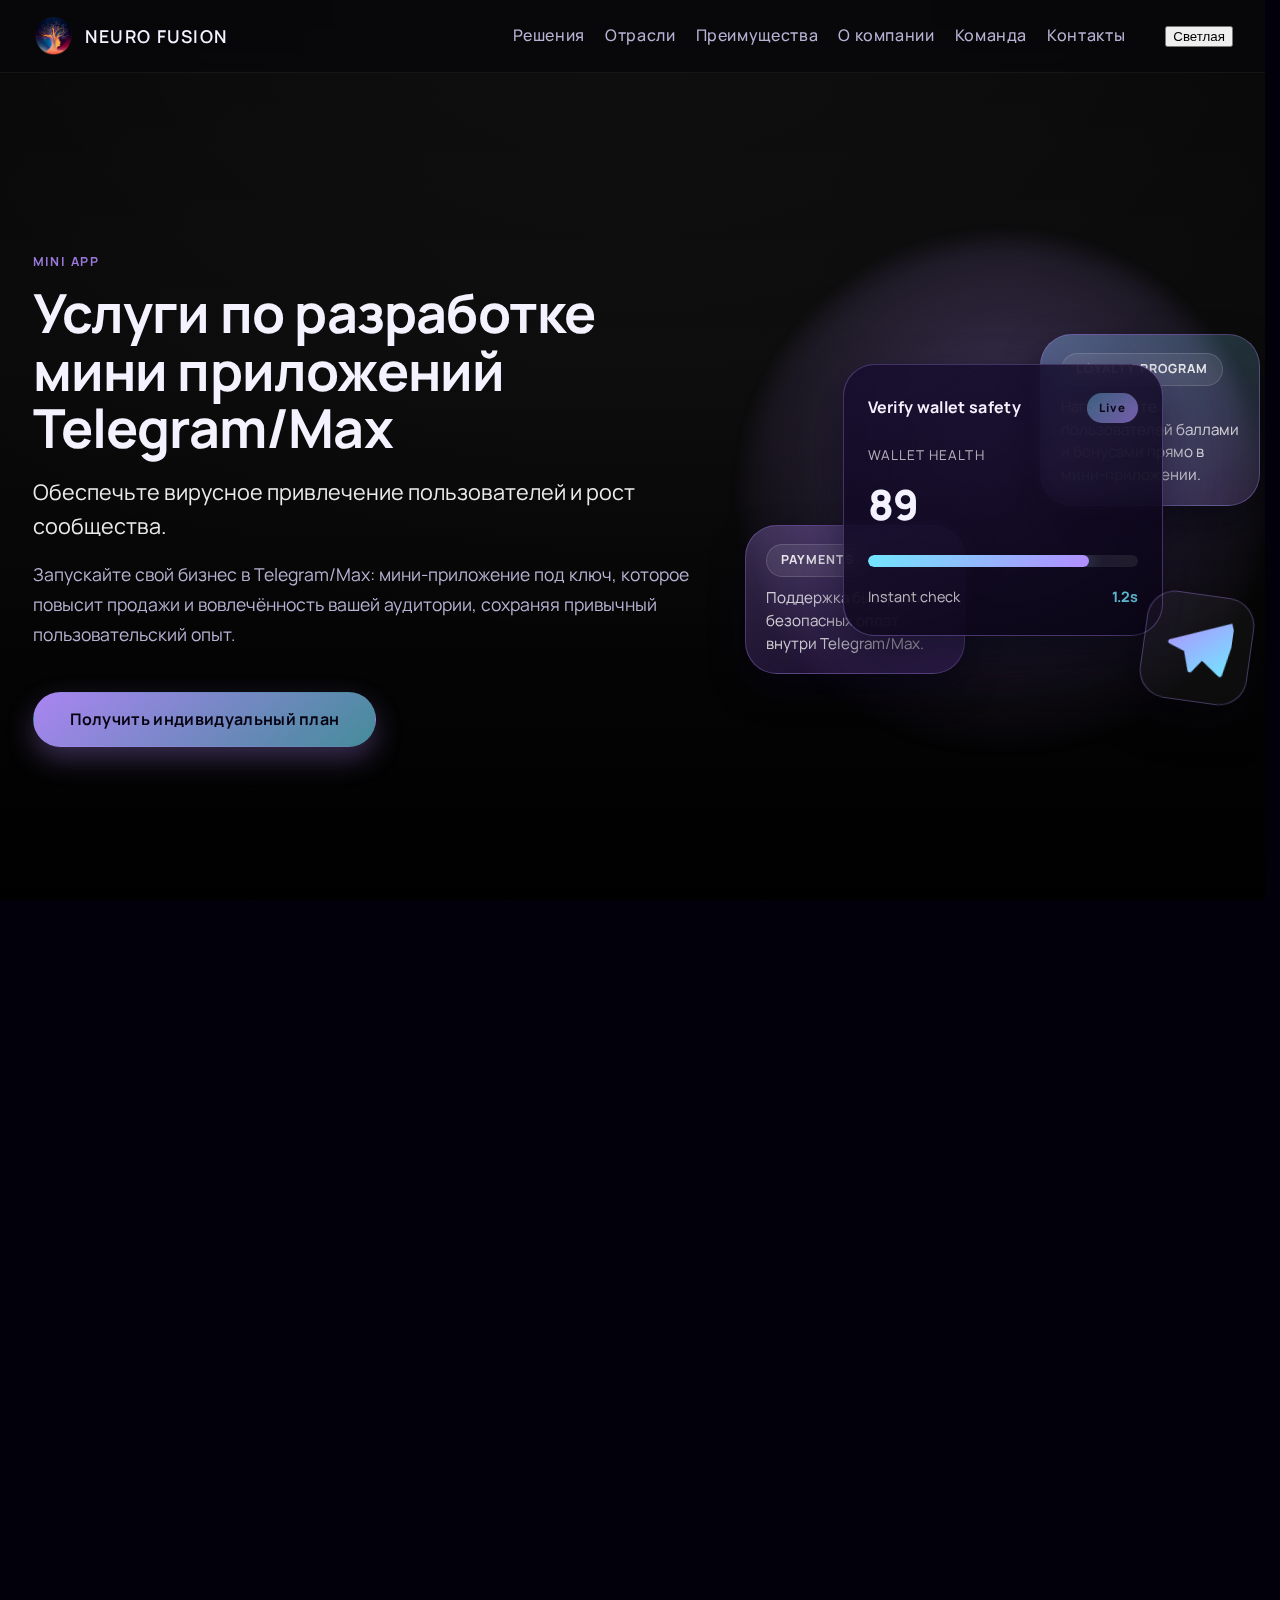
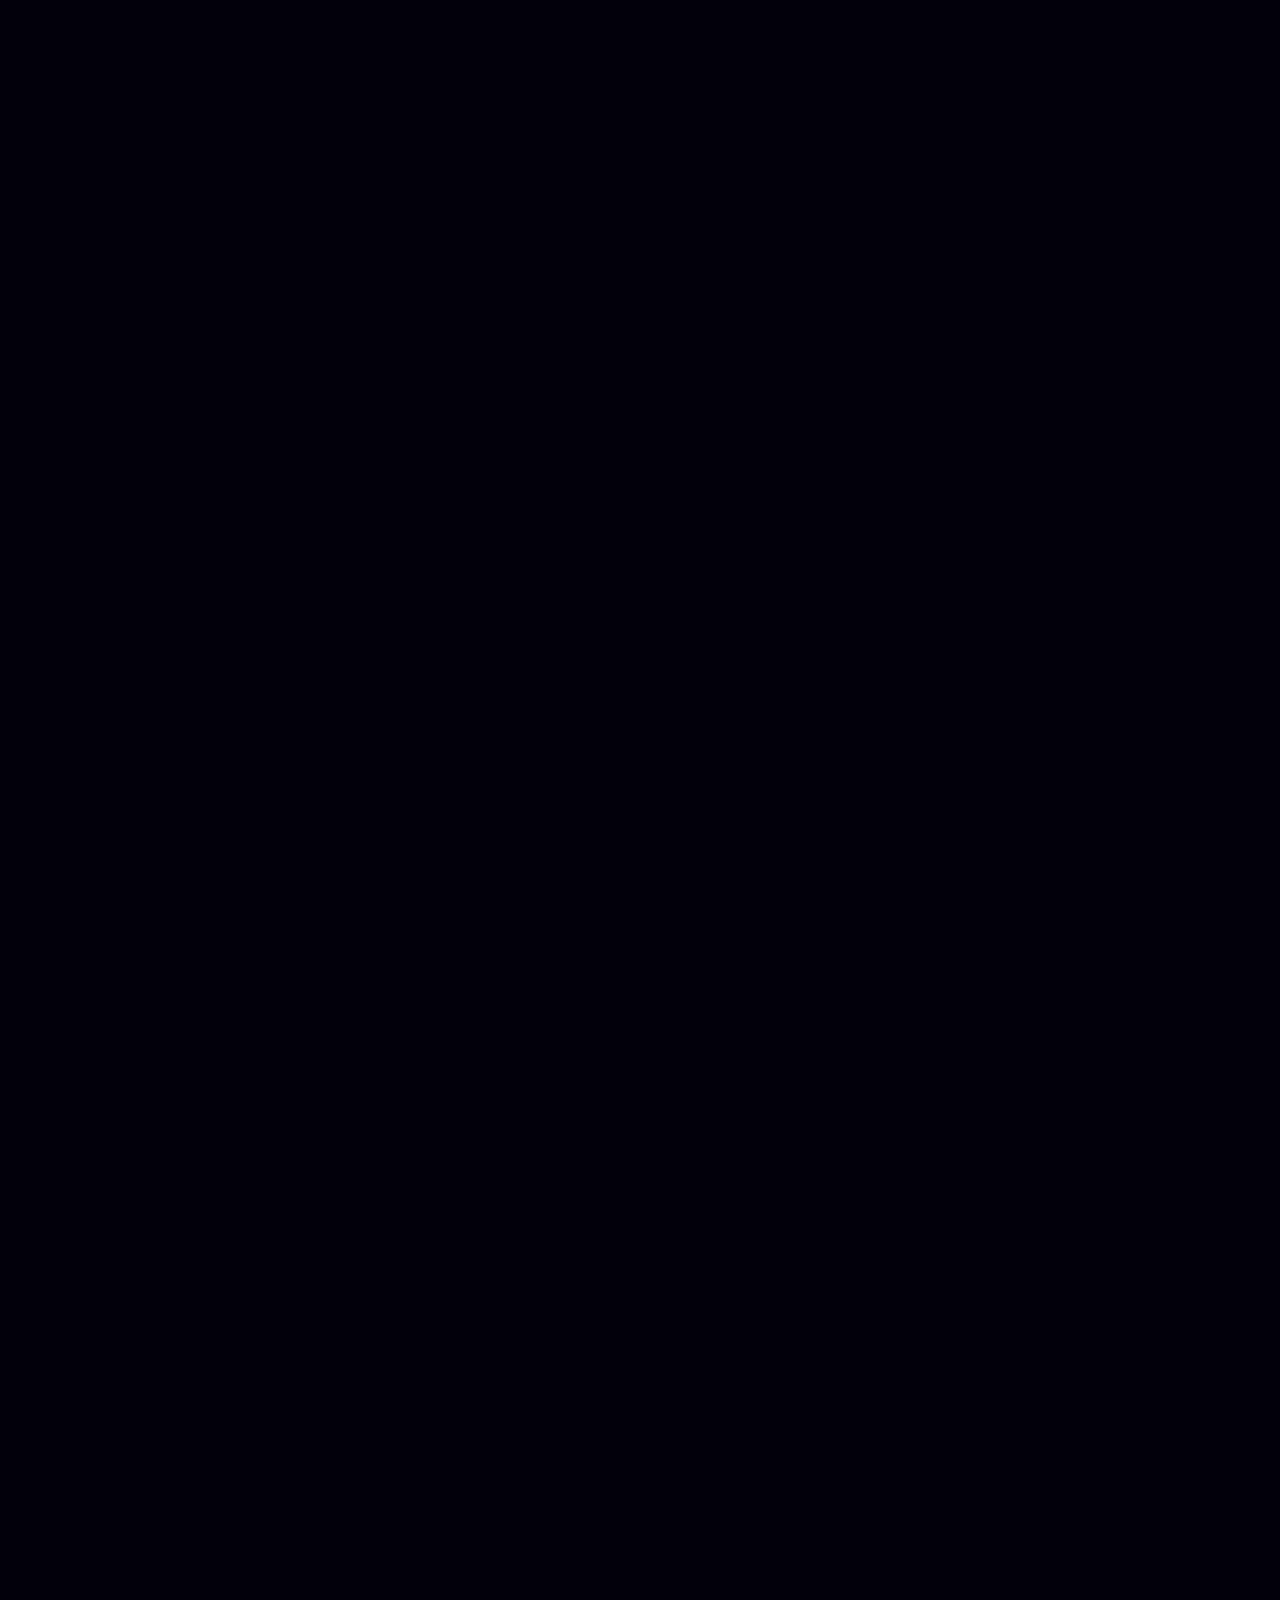
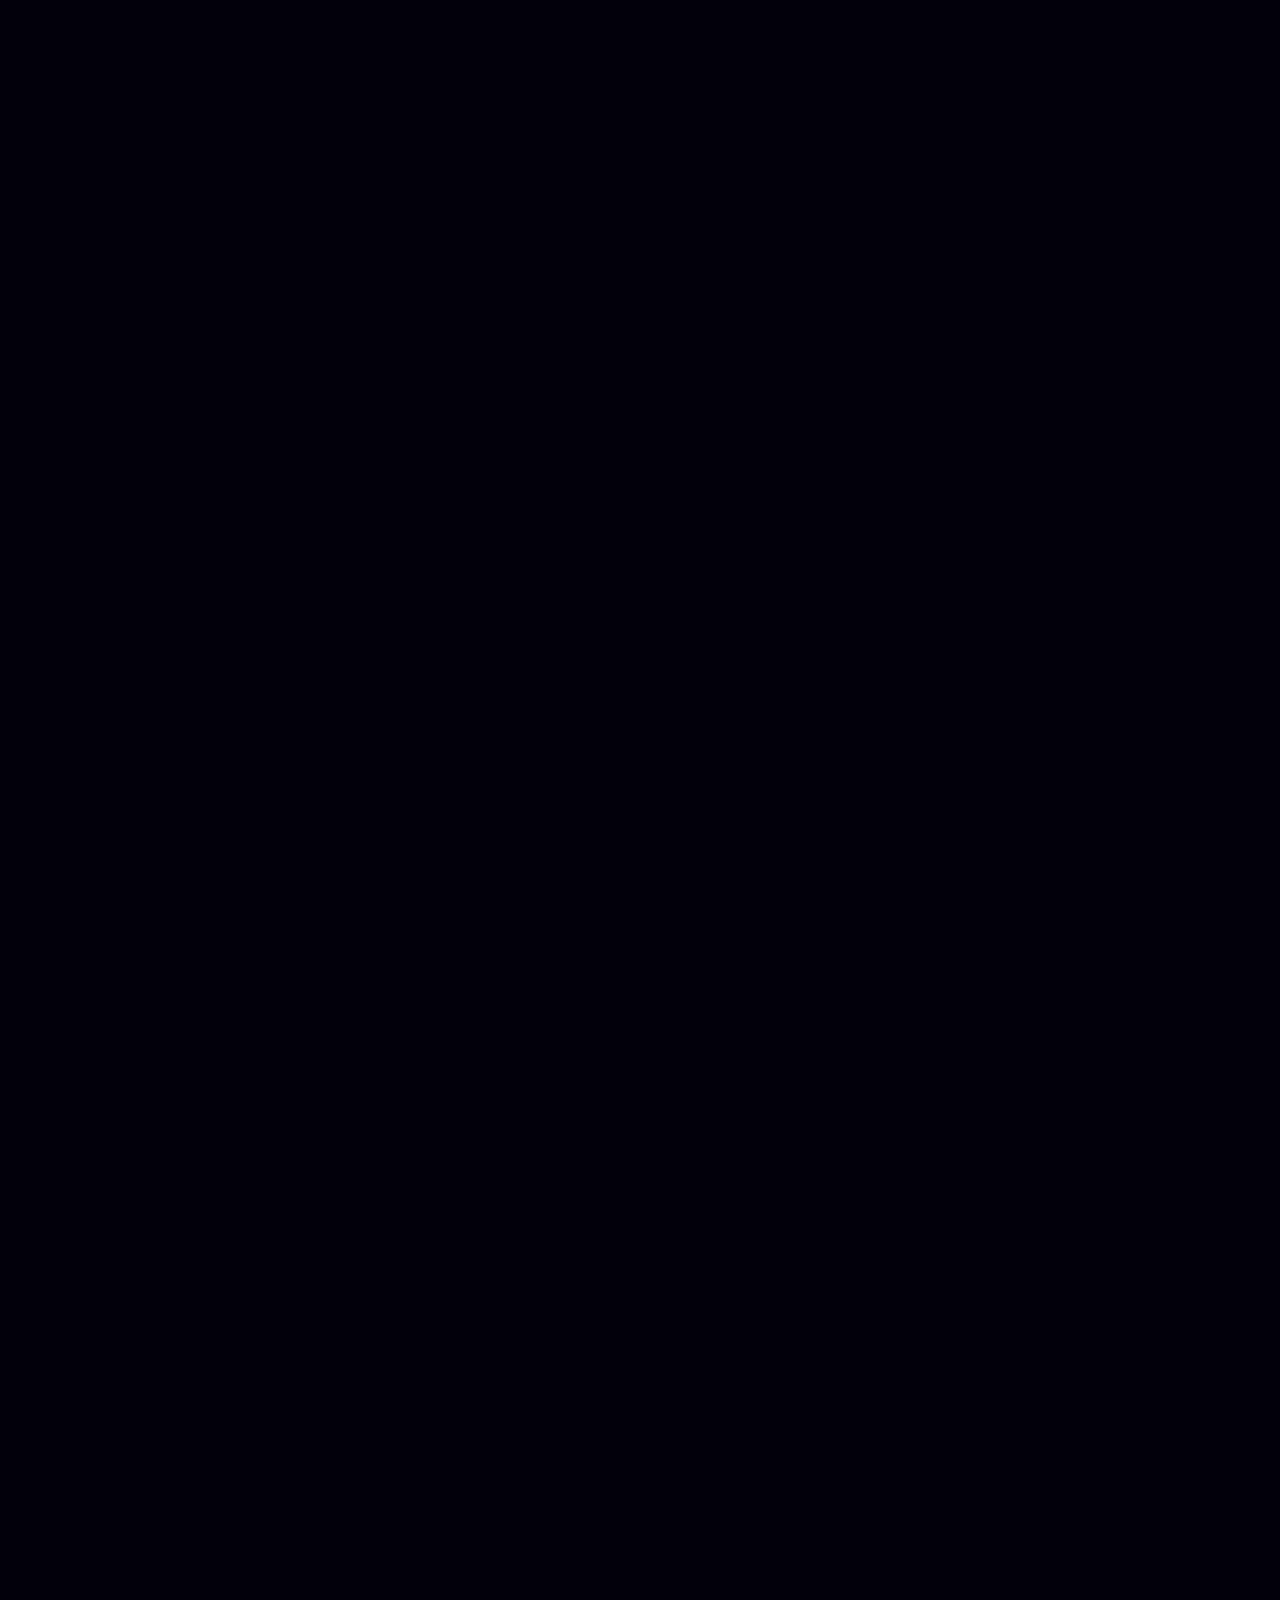
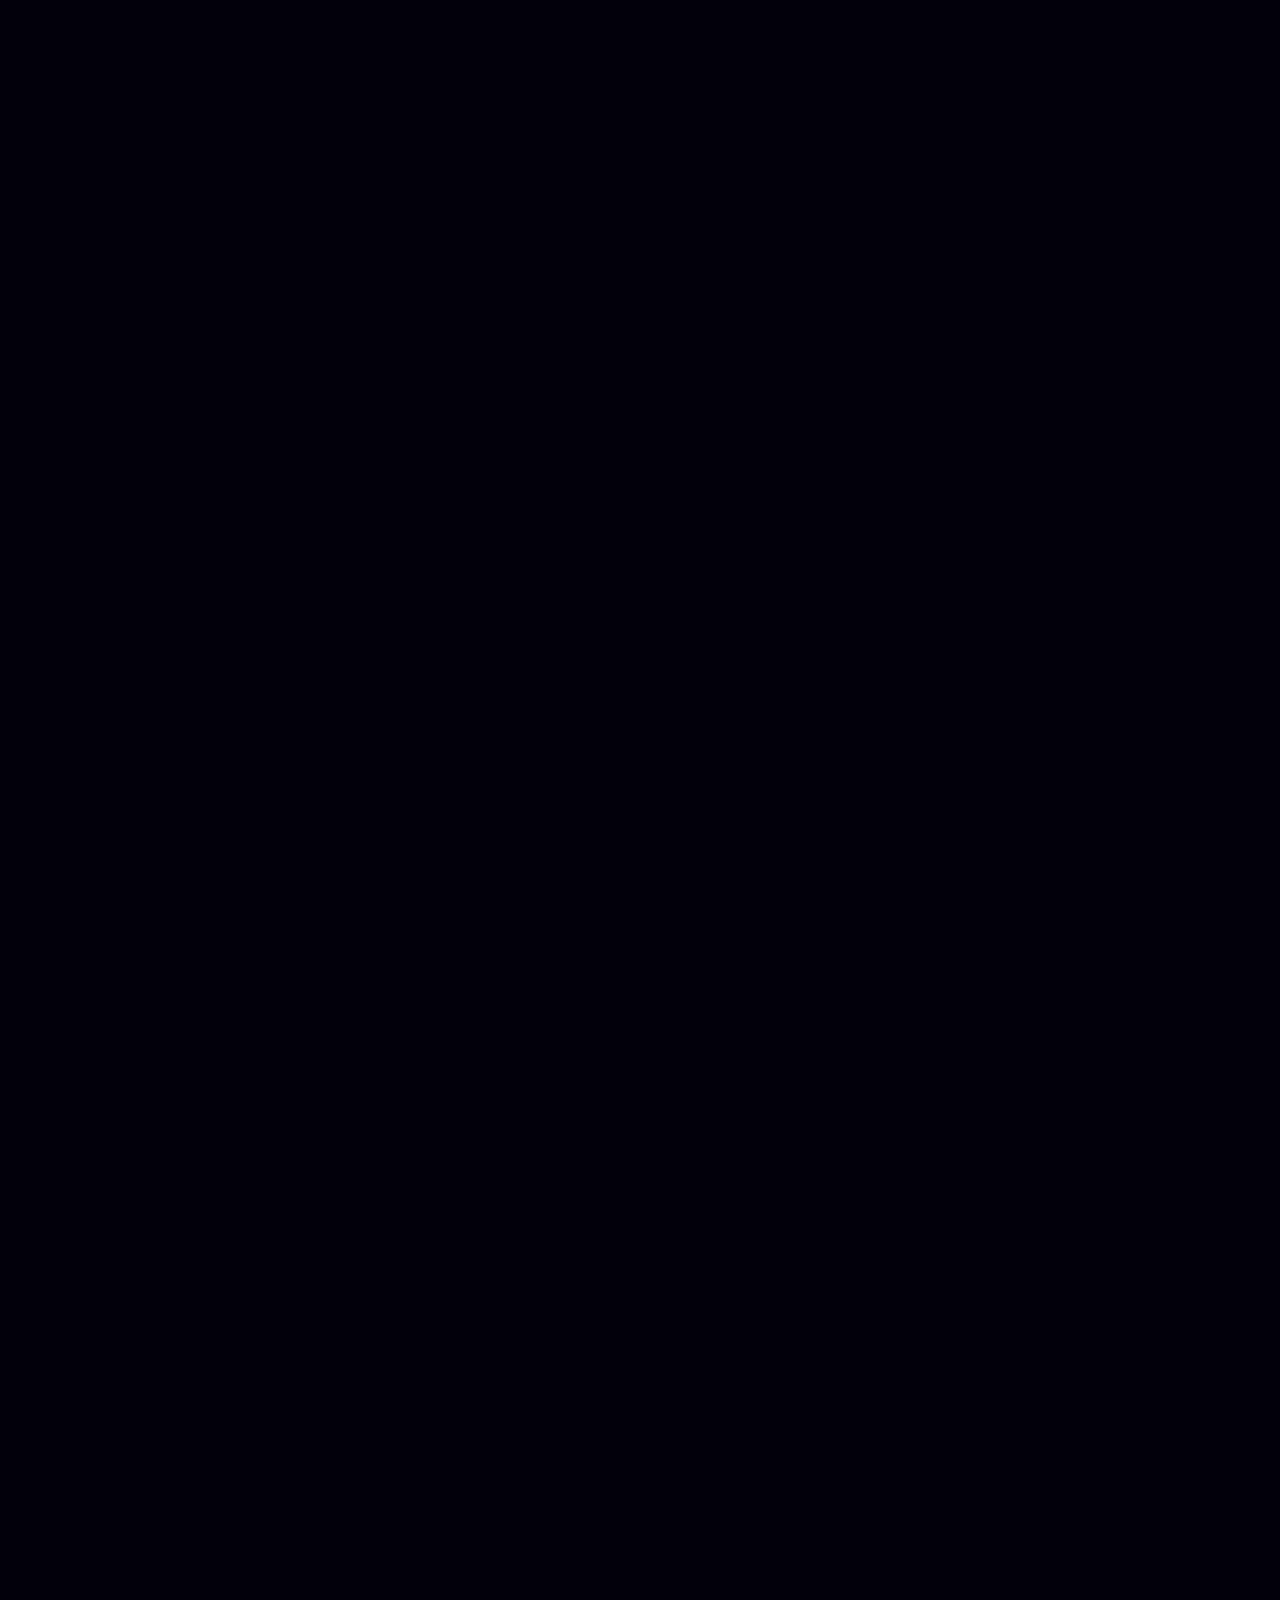
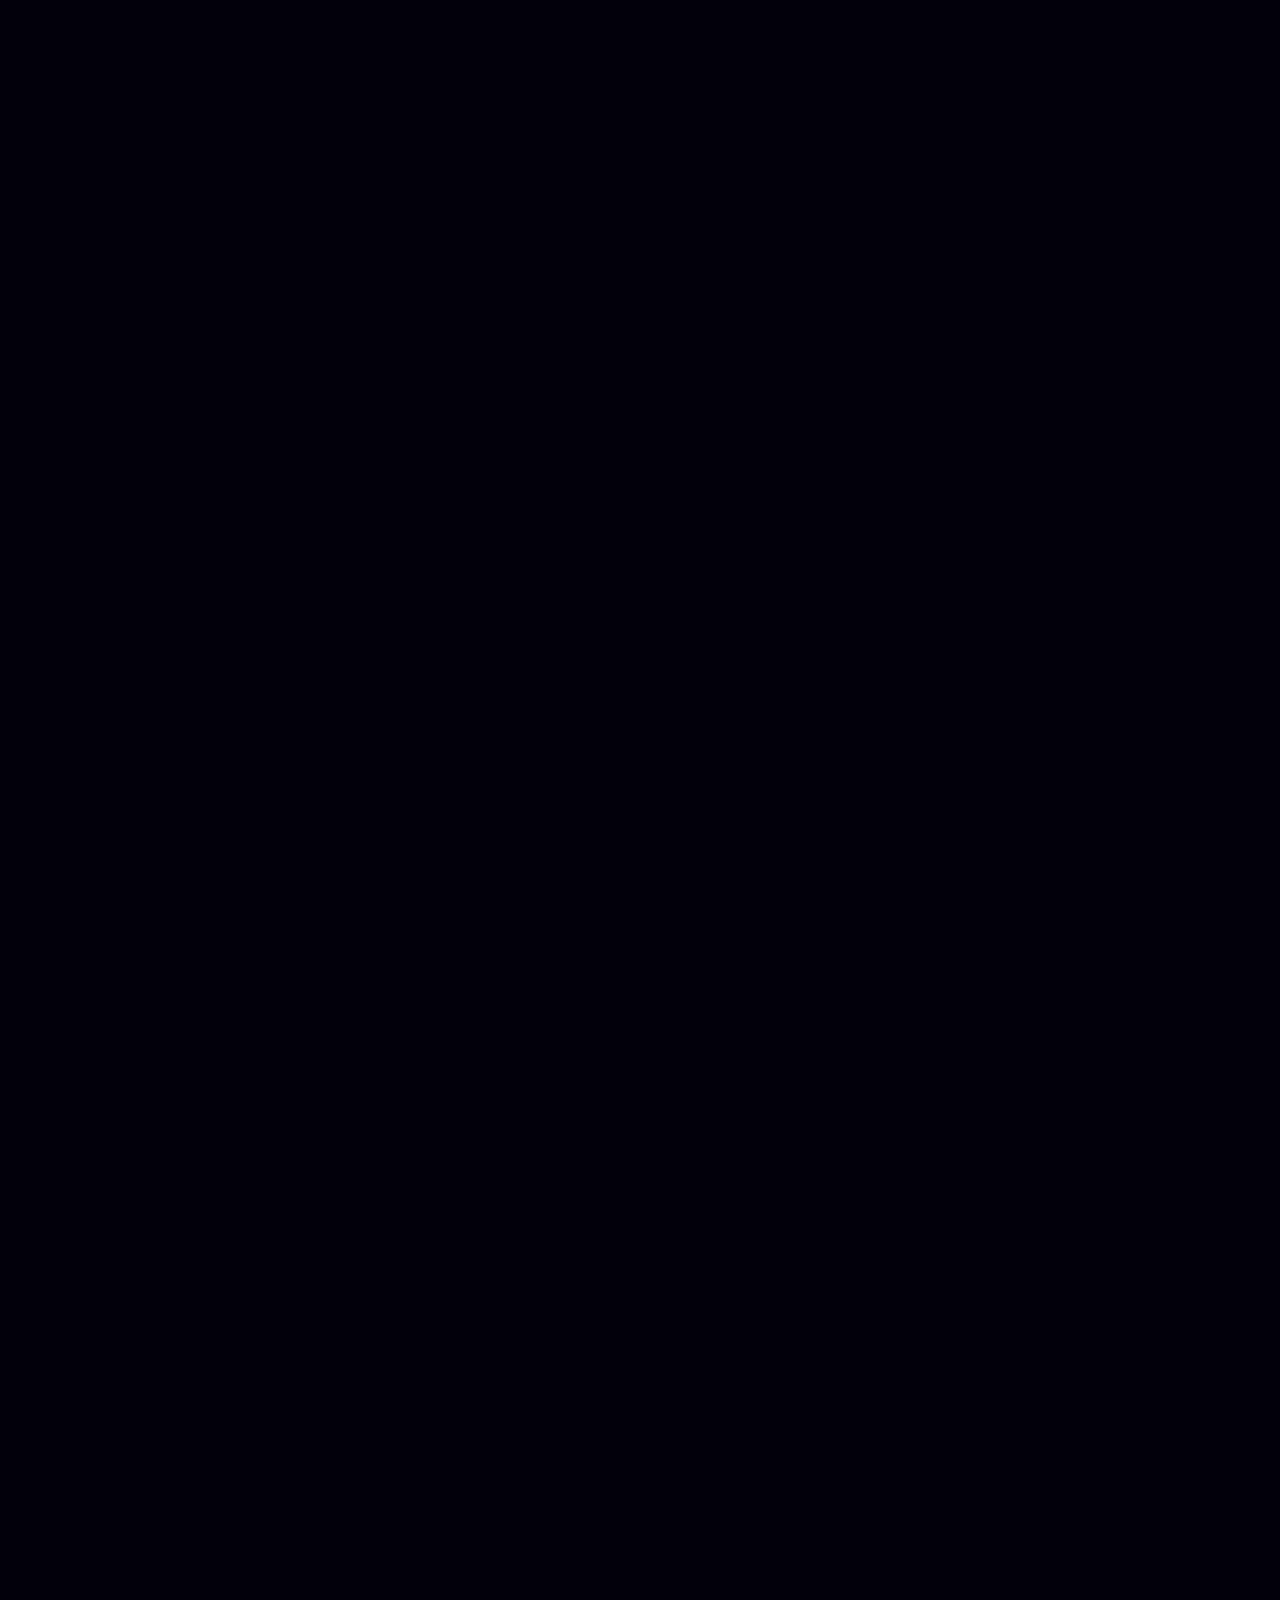
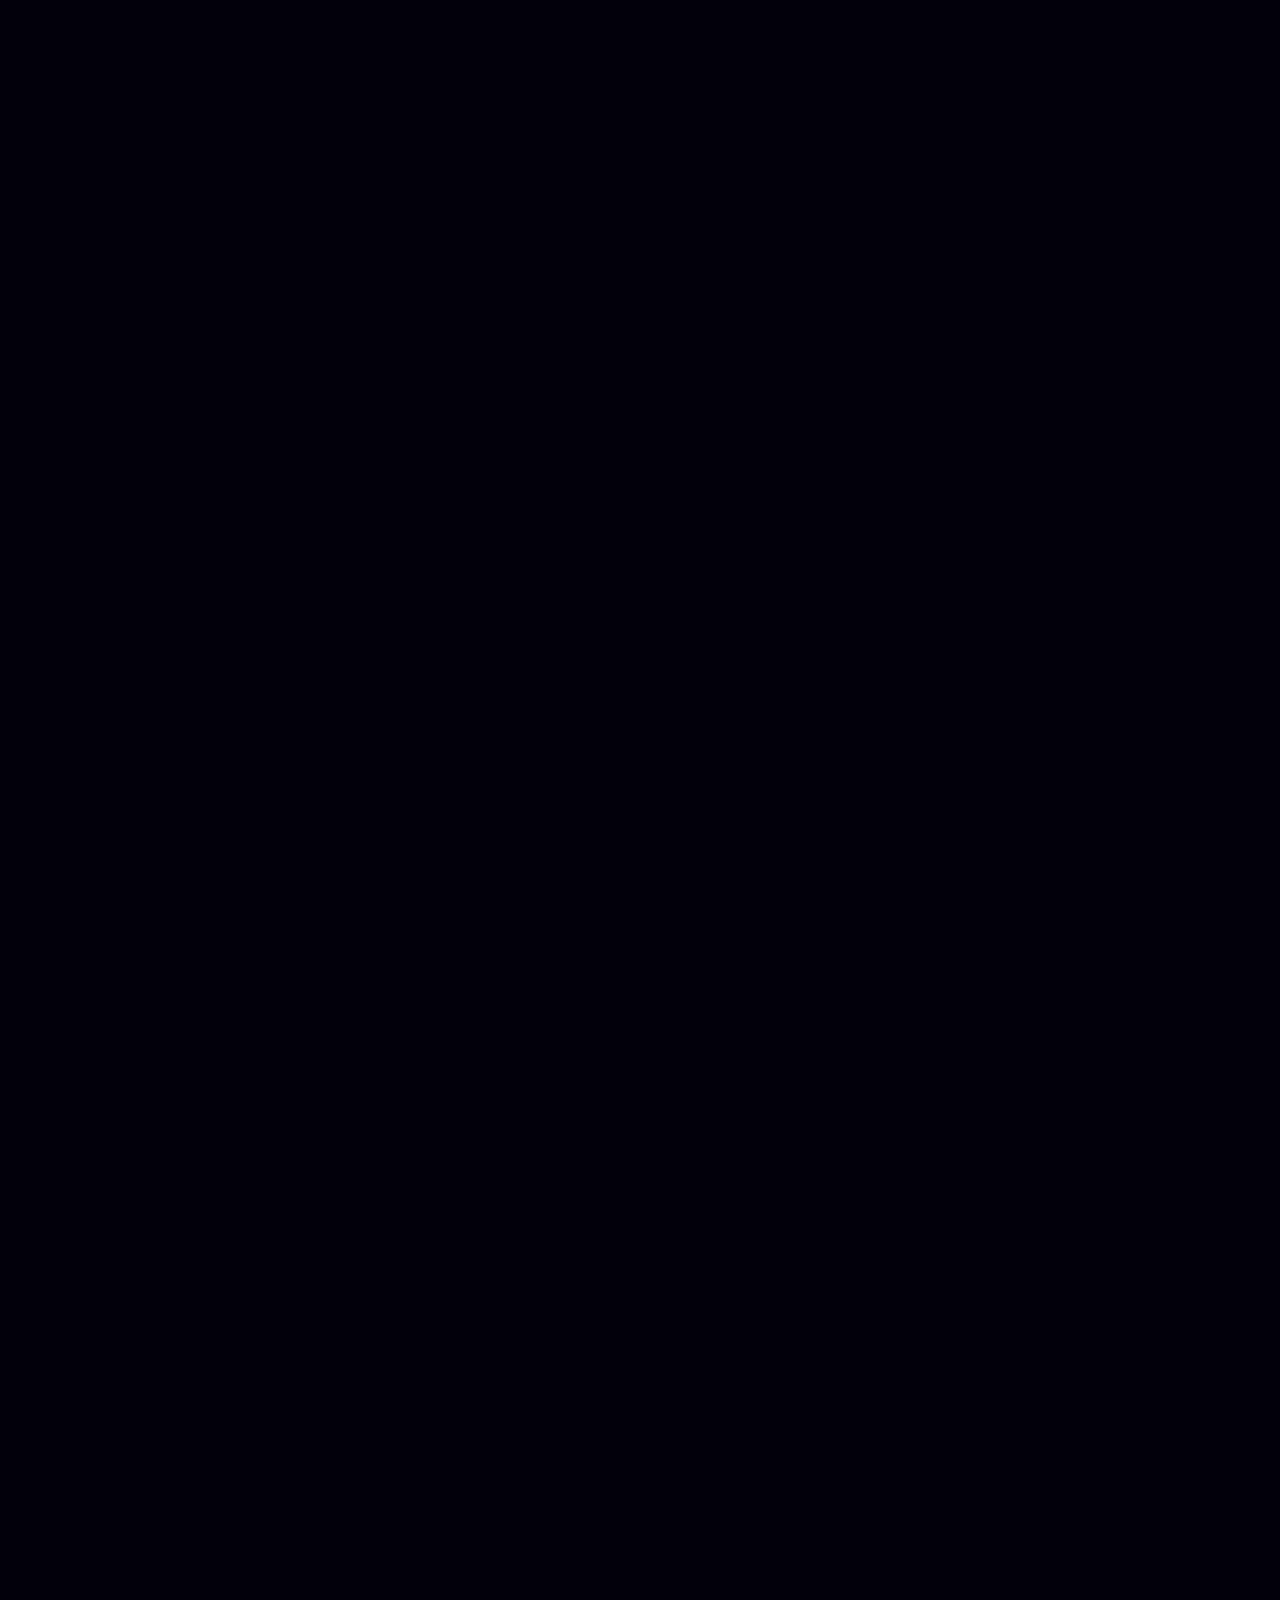
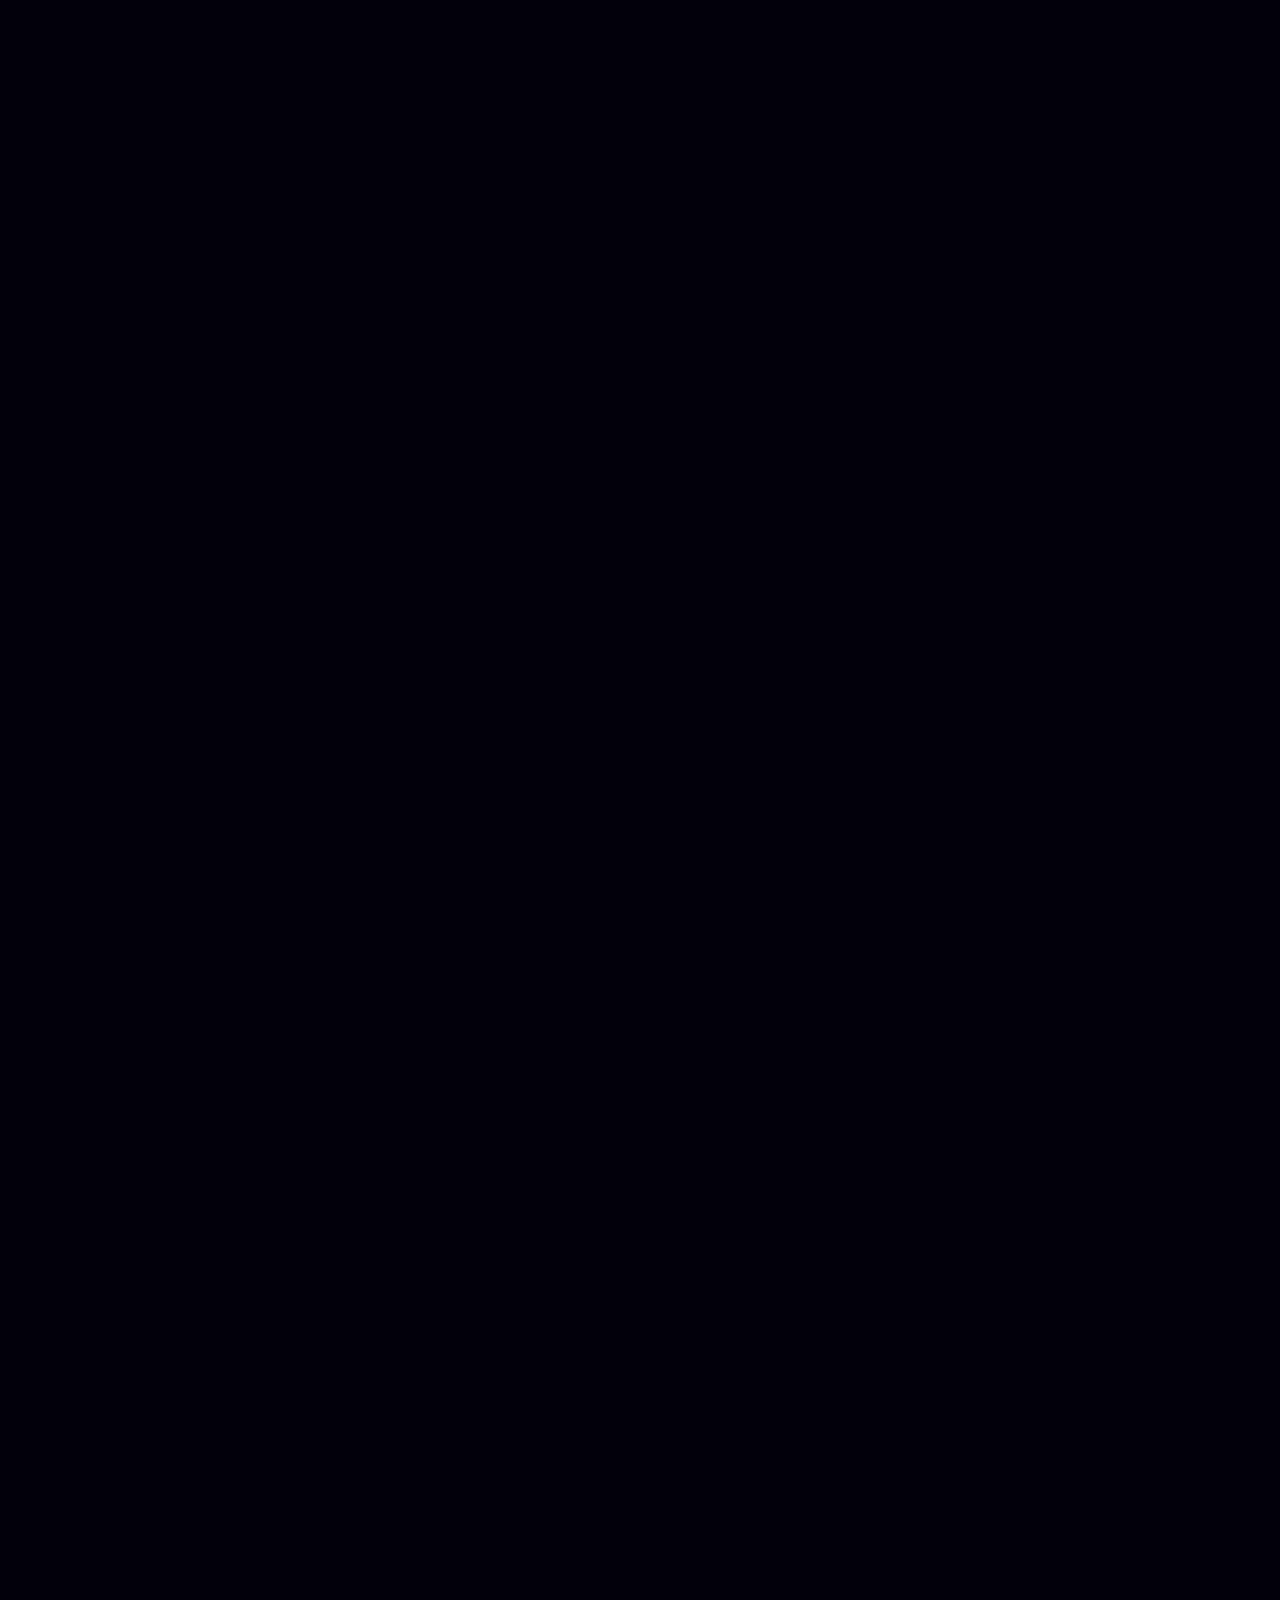
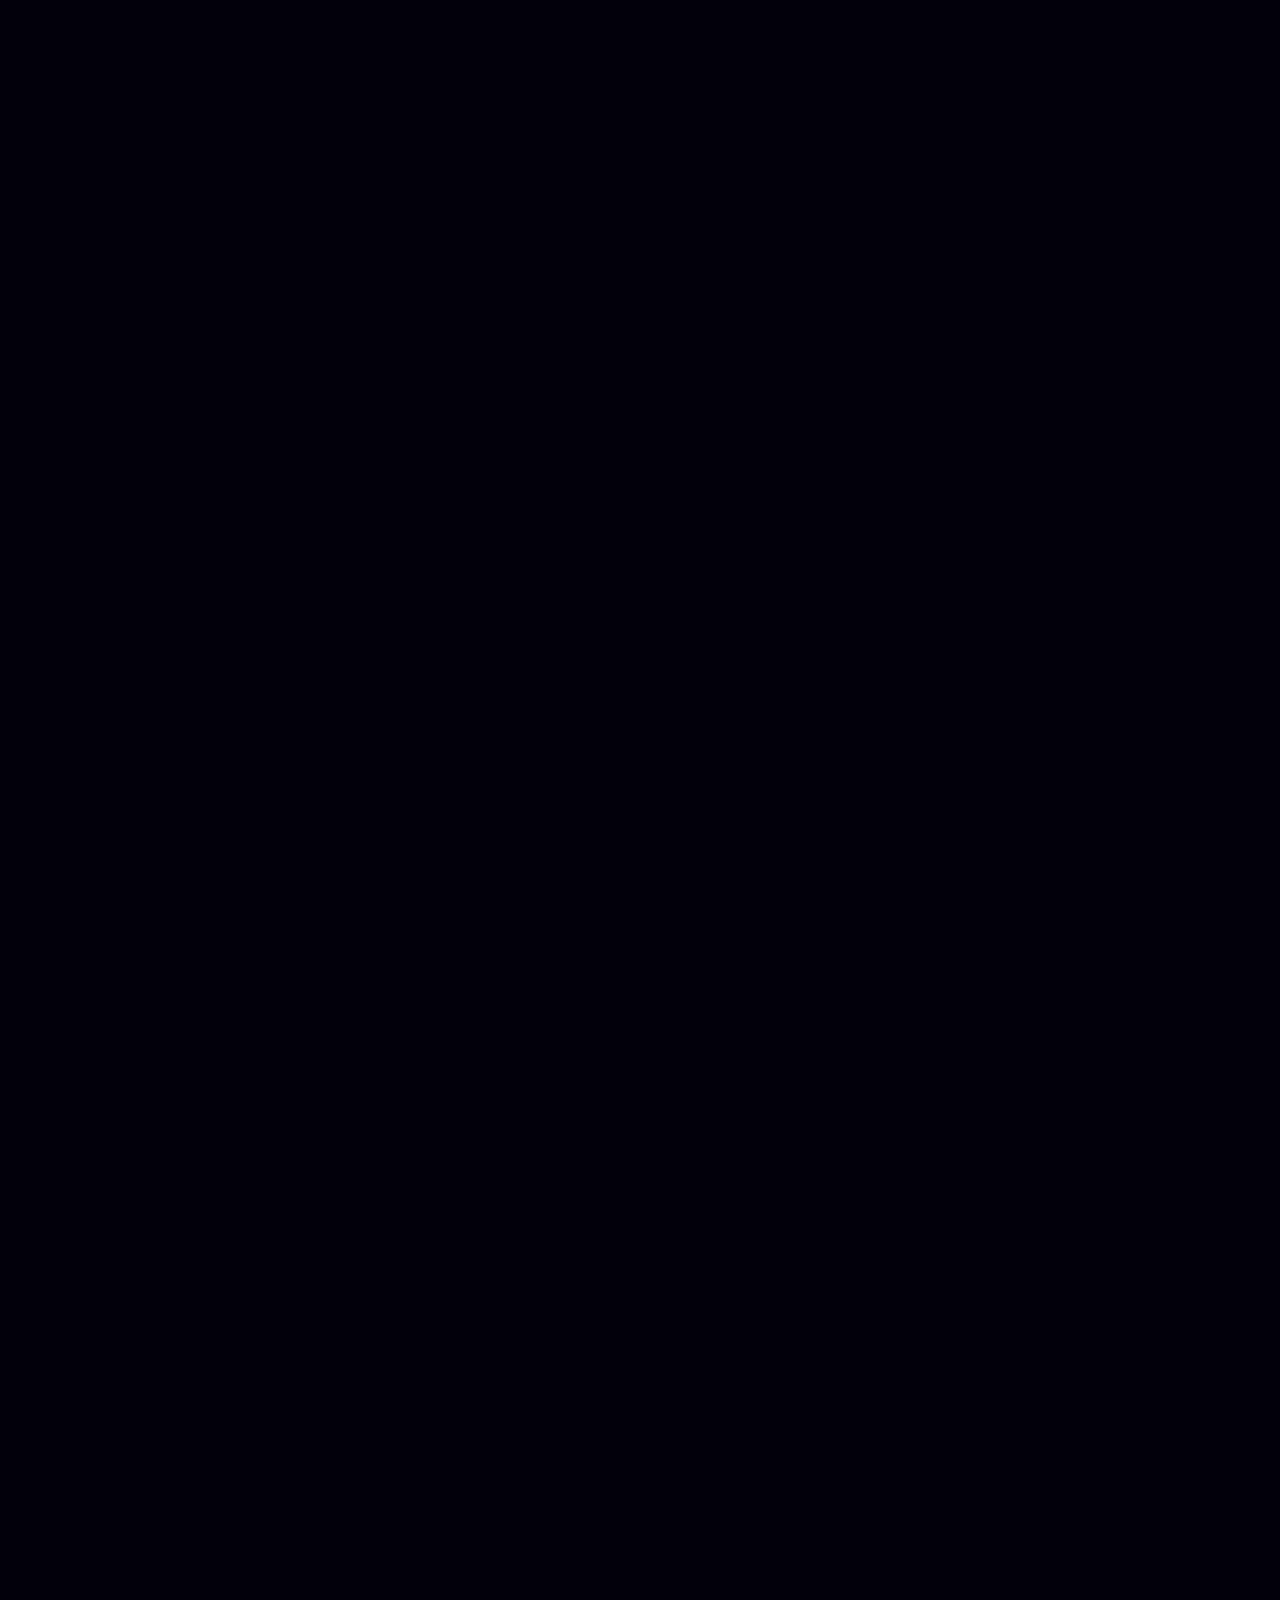
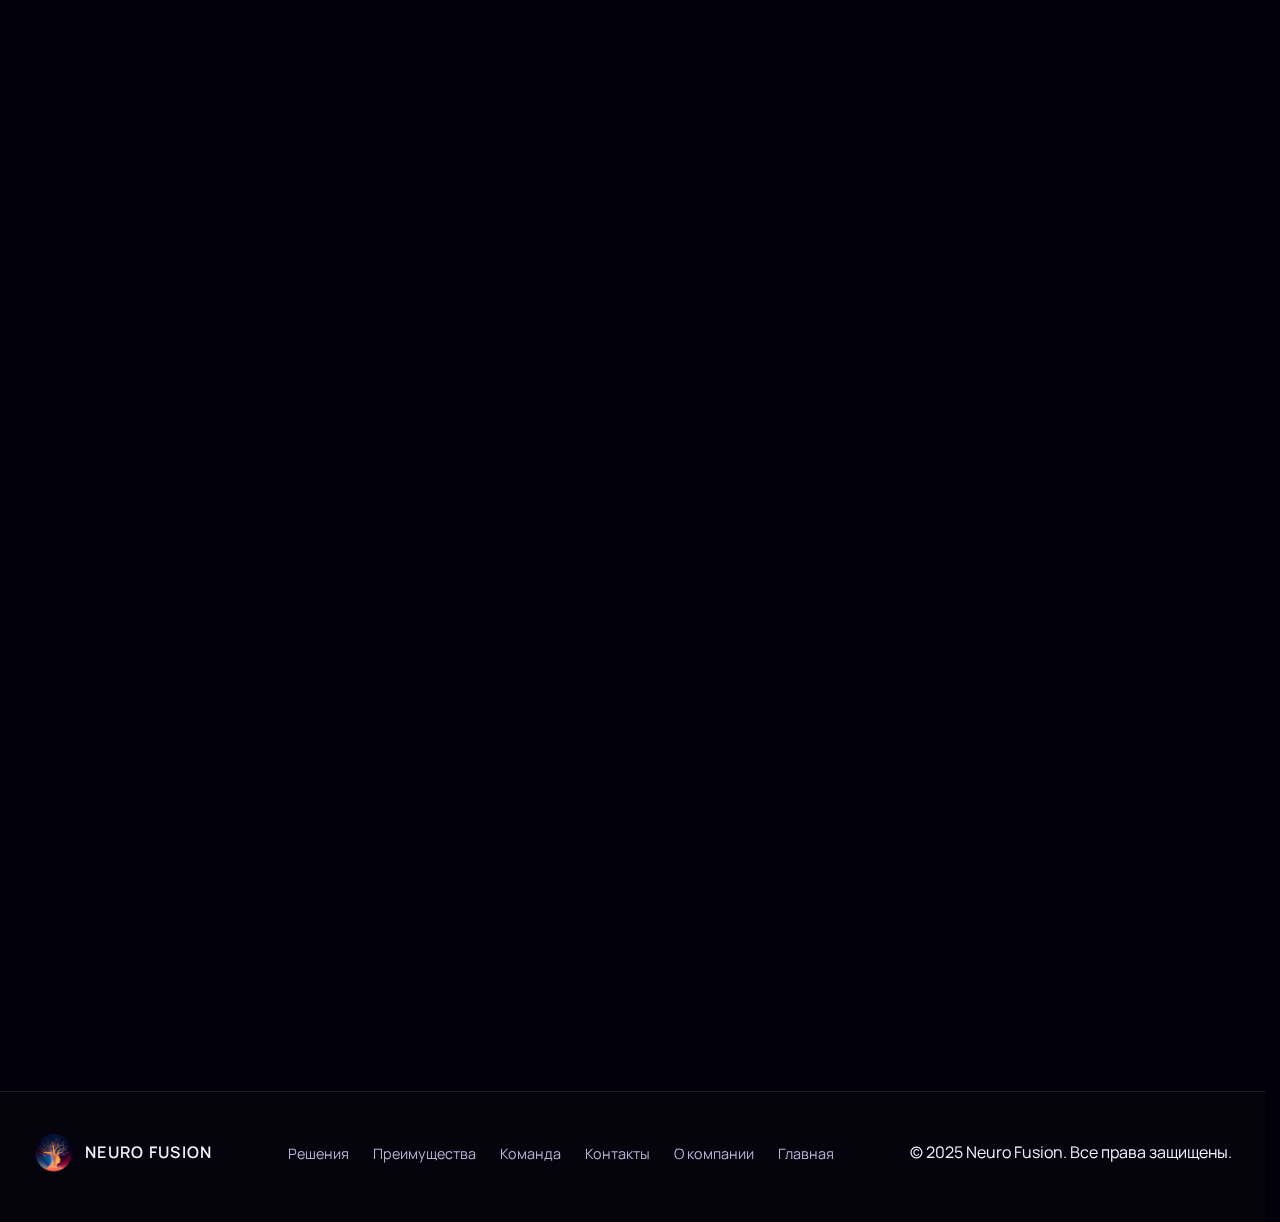
<file: mini-app.html>
<!DOCTYPE html>
<html lang="ru">
<head>
  <meta charset="UTF-8" />
  <meta name="viewport" content="width=device-width, initial-scale=1.0" />
  <title>Mini app в Telegram/Max — Neuro Fusion</title>
  <link rel="preconnect" href="https://fonts.googleapis.com">
  <link rel="preconnect" href="https://fonts.gstatic.com" crossorigin>
  <link href="https://fonts.googleapis.com/css2?family=Manrope:wght@300;400;500;600;700&display=swap" rel="stylesheet">
  <link rel="stylesheet" href="styles.css" />
</head>
<body class="mini-app-page">
  <header class="site-header">
    <div class="container nav-container" data-reveal data-reveal-y="-18px" data-reveal-delay="420">
      <a class="brand" href="index.html#hero" aria-label="Neuro Fusion">
        <img class="brand-mark" src="assets/icons/logo_NF.webp" alt="Логотип Neuro Fusion">
        <span class="brand-text">Neuro Fusion</span>
      </a>
      <button class="menu-toggle" type="button" aria-label="Открыть меню" aria-expanded="false" aria-controls="primary-navigation">
        <span class="menu-bar" aria-hidden="true"></span>
        <span class="menu-bar" aria-hidden="true"></span>
        <span class="menu-bar" aria-hidden="true"></span>
      </button>
      <nav class="site-nav" id="primary-navigation" aria-label="Основная навигация">
        <a href="index.html#solutions">Решения</a>
        <a href="index.html#industries">Отрасли</a>
        <a href="index.html#benefits">Преимущества</a>
        <a href="index.html#about">О компании</a>
        <a href="index.html#team">Команда</a>
        <a href="index.html#contact">Контакты</a>
      </nav>
      <button class="theme-toggle" type="button" aria-label="Переключить тему" aria-pressed="false">
        <span class="theme-toggle__label">Светлая</span>
      </button>
      <div class="nav-overlay" aria-hidden="true"></div>
    </div>
  </header>

  <main>
    <section class="mini-app-hero" id="hero">
      <div class="container mini-app-hero__grid">
        <div class="mini-app-hero__content">
          <p class="mini-app-eyebrow">Mini app</p>
          <h1>Услуги по разработке мини приложений Telegram/Max</h1>
          <p class="mini-app-hero__lead">Обеспечьте вирусное привлечение пользователей и рост сообщества.</p>
          <p class="mini-app-hero__description">Запускайте свой бизнес в Telegram/Max: мини-приложение под ключ, которое повысит продажи и вовлечённость вашей аудитории, сохраняя привычный пользовательский опыт.</p>
          <div class="mini-app-hero__cta">
            <a class="btn primary" href="index.html#contact">Получить индивидуальный план</a>
          </div>
        </div>
        <div class="mini-app-hero__visual" aria-hidden="true">
          <div class="mini-app-visual__glow"></div>
          <div class="mini-app-device mini-app-device--primary">
            <header class="mini-app-device__header">
              <span>Verify wallet safety</span>
              <span class="mini-app-badge">Live</span>
            </header>
            <div class="mini-app-device__body">
              <div class="mini-app-metric">
                <span class="mini-app-metric__label">Wallet Health</span>
                <span class="mini-app-metric__value">89</span>
              </div>
              <div class="mini-app-device__chart">
                <span class="mini-app-chart-fill"></span>
              </div>
              <div class="mini-app-device__footer">
                <span>Instant check</span>
                <span class="mini-app-footnote">1.2s</span>
              </div>
            </div>
          </div>
          <div class="mini-app-device mini-app-device--secondary">
            <span class="mini-app-pill">Loyalty program</span>
            <p>Награждайте пользователей баллами и бонусами прямо в мини-приложении.</p>
          </div>
          <div class="mini-app-device mini-app-device--tertiary">
            <span class="mini-app-pill">Payments</span>
            <p>Поддержка быстрых и безопасных оплат внутри Telegram/Max.</p>
          </div>
          <div class="mini-app-plane" role="presentation">
            <svg viewBox="0 0 48 48" xmlns="http://www.w3.org/2000/svg" aria-hidden="true" focusable="false">
              <defs>
                <linearGradient id="planeGradient" x1="0%" y1="0%" x2="100%" y2="100%">
                  <stop offset="0%" stop-color="#b38cff" />
                  <stop offset="100%" stop-color="#71e7ff" />
                </linearGradient>
              </defs>
              <path d="M46.4 3.5 4.2 20.6a1.6 1.6 0 0 0 .1 3l11 3.8 4.3 13.4a1.6 1.6 0 0 0 2.9.4l6.3-8.6 12.9 9.4a1.6 1.6 0 0 0 2.5-1l6-31.4a1.6 1.6 0 0 0-2.2-1.8Z" fill="url(#planeGradient)" />
            </svg>
          </div>
        </div>
      </div>
    </section>

    <section class="pain-points" aria-labelledby="pain-points-title">
      <div class="container">
        <h2 id="pain-points-title">Ваш бизнес испытывает трудности с</h2>
        <div class="pain-points__highlight" role="status" aria-live="polite">
          <span class="pain-points__dynamic" data-items='[
            "Высокий процент отсева в мобильных приложениях?",
            "Медленные или дорогостоящие процессы разработки?",
            "Низкая вовлечённость пользователей?",
            "Трудно консолидируемые каналы коммуникации?"
          ]'>Высокий процент отсева в мобильных приложениях?</span>
        </div>
      </div>
    </section>

    <section class="solutions" aria-labelledby="solutions-title">
      <div class="container">
        <h2 id="solutions-title">Ваши задачи, наши решения</h2>
        <div class="solutions__grid">
          <article class="solution-card">
            <div class="solution-card__icon" aria-hidden="true">
              <svg viewBox="0 0 48 48" xmlns="http://www.w3.org/2000/svg" focusable="false">
                <defs>
                  <linearGradient id="cardGradient1" x1="0%" y1="0%" x2="100%" y2="100%">
                    <stop offset="0%" stop-color="#c0a8ff" />
                    <stop offset="100%" stop-color="#7ad0ff" />
                  </linearGradient>
                </defs>
                <path d="M24 4a2 2 0 0 1 2 2v5.6a8 8 0 0 1 5.7 5.7H37a2 2 0 1 1 0 4h-5.3A8 8 0 0 1 26 27v5h4a2 2 0 1 1 0 4h-4v4a2 2 0 1 1-4 0v-4h-4a2 2 0 1 1 0-4h4v-5a8 8 0 0 1-5.7-5.7H11a2 2 0 1 1 0-4h5.3A8 8 0 0 1 22 11.6V6a2 2 0 0 1 2-2Z" fill="url(#cardGradient1)" />
              </svg>
            </div>
            <h3>Станьте первопроходцем в области супераппов</h3>
            <p>Единое окно коммуникации, UGC-инструменты и персонализированные сценарии удержания пользователей в Telegram/Max и соцсетях.</p>
          </article>
          <article class="solution-card">
            <div class="solution-card__icon" aria-hidden="true">
              <svg viewBox="0 0 48 48" xmlns="http://www.w3.org/2000/svg" focusable="false">
                <defs>
                  <linearGradient id="cardGradient2" x1="0%" y1="0%" x2="100%" y2="100%">
                    <stop offset="0%" stop-color="#d0b3ff" />
                    <stop offset="100%" stop-color="#9be3ff" />
                  </linearGradient>
                </defs>
                <path d="M10 12a6 6 0 0 1 6-6h16a6 6 0 0 1 6 6v24a6 6 0 0 1-6 6H16a6 6 0 0 1-6-6V12Zm6-2a2 2 0 0 0-2 2v1h20v-1a2 2 0 0 0-2-2H16Zm18 9H14v17a2 2 0 0 0 2 2h16a2 2 0 0 0 2-2V19Zm-14 4a2 2 0 1 1 0 4 2 2 0 0 1 0-4Zm6 0a2 2 0 1 1 0 4 2 2 0 0 1 0-4Zm6 0a2 2 0 1 1 0 4 2 2 0 0 1 0-4Z" fill="url(#cardGradient2)" />
              </svg>
            </div>
            <h3>Оптимизация на основе данных</h3>
            <p>Изучайте поведение пользователей через события и персонализируйте опыт с помощью аналитики Telegram/Max.</p>
          </article>
          <article class="solution-card">
            <div class="solution-card__icon" aria-hidden="true">
              <svg viewBox="0 0 48 48" xmlns="http://www.w3.org/2000/svg" focusable="false">
                <defs>
                  <linearGradient id="cardGradient3" x1="0%" y1="0%" x2="100%" y2="100%">
                    <stop offset="0%" stop-color="#b18dff" />
                    <stop offset="100%" stop-color="#6fd8ff" />
                  </linearGradient>
                </defs>
                <path d="M24 6a2 2 0 0 1 2 2v6.1a8 8 0 0 1 6 7.7 8 8 0 0 1-6 7.7V40a2 2 0 1 1-4 0v-10a8 8 0 0 1-6-7.7 8 8 0 0 1 6-7.7V8a2 2 0 0 1 2-2Zm0 14a4 4 0 1 0 0 8 4 4 0 0 0 0-8Z" fill="url(#cardGradient3)" />
              </svg>
            </div>
            <h3>Подготовьте свой бизнес к будущему</h3>
            <p>Используйте мини-приложения для быстрого запуска новых сервисов и охвата более 800&nbsp;миллионов пользователей.</p>
          </article>
          <article class="solution-card">
            <div class="solution-card__icon" aria-hidden="true">
              <svg viewBox="0 0 48 48" xmlns="http://www.w3.org/2000/svg" focusable="false">
                <defs>
                  <linearGradient id="cardGradient4" x1="0%" y1="0%" x2="100%" y2="100%">
                    <stop offset="0%" stop-color="#c6abff" />
                    <stop offset="100%" stop-color="#8ce7ff" />
                  </linearGradient>
                </defs>
                <path d="M26 8.2V6a2 2 0 0 0-4 0v2.2a10 10 0 0 0-8 9.8v10a10 10 0 0 0 8 9.8V42a2 2 0 0 0 4 0v-4.2a10 10 0 0 0 8-9.8v-10a10 10 0 0 0-8-9.8ZM18 18a6 6 0 0 1 12 0v10a6 6 0 0 1-12 0V18Zm6 3a3 3 0 1 0 0 6 3 3 0 0 0 0-6Z" fill="url(#cardGradient4)" />
              </svg>
            </div>
            <h3>Монетизируйте быстрее</h3>
            <p>Управляйте рекламой, покупками и подписками в приложении, раскрывая новые источники дохода.</p>
          </article>
        </div>
      </div>
    </section>

    <section class="mini-app-impact" aria-labelledby="mini-app-impact-title">
      <div class="container">
        <h2 id="mini-app-impact-title">Мгновенные, интерактивные, неотразимые TMA</h2>
        <div class="mini-app-impact__grid">
          <article class="impact-card">
            <div class="impact-card__icon" aria-hidden="true">
              <svg viewBox="0 0 48 48" xmlns="http://www.w3.org/2000/svg" focusable="false">
                <defs>
                  <linearGradient id="impactGradient1" x1="0%" y1="0%" x2="100%" y2="100%">
                    <stop offset="0%" stop-color="#c7a5ff" />
                    <stop offset="100%" stop-color="#7cd6ff" />
                  </linearGradient>
                </defs>
                <path d="M18 6a3 3 0 0 1 3-3h6a3 3 0 0 1 3 3v5h5a3 3 0 0 1 3 3v6a3 3 0 0 1-3 3h-5v5a3 3 0 0 1-3 3h-6a3 3 0 0 1-3-3v-5h-5a3 3 0 0 1-3-3v-6a3 3 0 0 1 3-3h5V6Z" fill="url(#impactGradient1)" />
              </svg>
            </div>
            <h3>Быстрые и легкие приложения</h3>
            <p>Мы оптимизируем TMA для мгновенной загрузки и безотказной работы.</p>
          </article>
          <article class="impact-card">
            <div class="impact-card__icon" aria-hidden="true">
              <svg viewBox="0 0 48 48" xmlns="http://www.w3.org/2000/svg" focusable="false">
                <defs>
                  <linearGradient id="impactGradient2" x1="0%" y1="0%" x2="100%" y2="100%">
                    <stop offset="0%" stop-color="#d4afff" />
                    <stop offset="100%" stop-color="#8be9ff" />
                  </linearGradient>
                </defs>
                <path d="M24 6c8.8 0 16 6.27 16 14s-7.2 14-16 14a20.3 20.3 0 0 1-8.24-1.72L6 42l3.6-10.8C8.6 29.2 8 27.15 8 24 8 12.27 15.2 6 24 6Zm0 8c-4.4 0-8 2.86-8 6s3.6 6 8 6 8-2.86 8-6-3.6-6-8-6Z" fill="url(#impactGradient2)" />
              </svg>
            </div>
            <h3>Повышение удержания пользователей</h3>
            <p>Тщательно продуманное on-boarding и сценарии, чтобы пользователь возвращался снова и снова.</p>
          </article>
          <article class="impact-card">
            <div class="impact-card__icon" aria-hidden="true">
              <svg viewBox="0 0 48 48" xmlns="http://www.w3.org/2000/svg" focusable="false">
                <defs>
                  <linearGradient id="impactGradient3" x1="0%" y1="0%" x2="100%" y2="100%">
                    <stop offset="0%" stop-color="#be97ff" />
                    <stop offset="100%" stop-color="#74d4ff" />
                  </linearGradient>
                </defs>
                <path d="M12 8a4 4 0 0 1 4-4h16a4 4 0 0 1 4 4v10a4 4 0 0 1-4 4h-7v2h6a4 4 0 0 1 4 4v8a4 4 0 0 1-4 4H17.82a4 4 0 0 1-2.83-1.17l-5.82-5.82A4 4 0 0 1 8 30.34V8Zm22 0H14v15h12a4 4 0 0 0 4-4V8Zm-9 23h-9v7h9v-7Z" fill="url(#impactGradient3)" />
              </svg>
            </div>
            <h3>Беспроблемная интеграция</h3>
            <p>CRM, платежи, каталоги и боты — всё в Telegram/Max.</p>
          </article>
          <article class="impact-card">
            <div class="impact-card__icon" aria-hidden="true">
              <svg viewBox="0 0 48 48" xmlns="http://www.w3.org/2000/svg" focusable="false">
                <defs>
                  <linearGradient id="impactGradient4" x1="0%" y1="0%" x2="100%" y2="100%">
                    <stop offset="0%" stop-color="#ccb0ff" />
                    <stop offset="100%" stop-color="#96f1ff" />
                  </linearGradient>
                </defs>
                <path d="M24 6a2 2 0 0 1 2 2v4h4a2 2 0 0 1 2 2v6h4a2 2 0 0 1 2 2v16a2 2 0 0 1-2 2H12a2 2 0 0 1-2-2V22a2 2 0 0 1 2-2h4v-6a2 2 0 0 1 2-2h4V8a2 2 0 0 1 2-2Zm8 20H16v12h16V26Zm-8-8h-4v4h4v-4Z" fill="url(#impactGradient4)" />
              </svg>
            </div>
            <h3>Масштабируемый рост</h3>
            <p>Наши решения закладывают основу для расширения функций и интеграций без потери скорости.</p>
          </article>
        </div>
      </div>
    </section>

    <section class="mini-app-services" aria-labelledby="mini-app-services-title">
      <div class="container mini-app-services__layout">
        <div class="mini-app-services__visual" aria-hidden="true">
          <div class="mini-app-services__glow"></div>
          <div class="mini-app-services__cards">
            <div class="mini-app-services__card mini-app-services__card--primary"></div>
            <div class="mini-app-services__card mini-app-services__card--secondary"></div>
            <div class="mini-app-services__card mini-app-services__card--tertiary"></div>
          </div>
        </div>
        <div class="mini-app-services__content">
          <h2 id="mini-app-services-title">Наши услуги по разработке мини-приложений для Telegram/Max</h2>
          <div class="mini-app-accordion" data-accordion>
            <div class="mini-app-accordion__item mini-app-accordion__item--active">
              <button class="mini-app-accordion__trigger" type="button" aria-expanded="true">
                <span class="mini-app-accordion__title">Custom Mini App development</span>
                <span class="mini-app-accordion__icon" aria-hidden="true">
                  <svg viewBox="0 0 24 16" xmlns="http://www.w3.org/2000/svg" focusable="false">
                    <path fill-rule="evenodd" clip-rule="evenodd" d="M0.361142 1.28259C0.900274 0.543133 1.84722 0.457498 2.47621 1.09132L12 10.6883L21.5238 1.09132C22.1528 0.457498 23.0997 0.543133 23.6389 1.28259C24.178 2.02204 24.1051 3.1353 23.4762 3.76912L12 15.3334L0.523839 3.76912C-0.105148 3.1353 -0.177991 2.02204 0.361142 1.28259Z"></path>
                  </svg>
                </span>
              </button>
              <div class="mini-app-accordion__content">
                <p>От DeFi и P2E игр до eCommerce и сервисов — строго по гайдам Telegram/Max и с единым стилем бренда.</p>
              </div>
            </div>
            <div class="mini-app-accordion__item">
              <button class="mini-app-accordion__trigger" type="button" aria-expanded="false">
                <span class="mini-app-accordion__title">Telegram/Max bot integration</span>
                <span class="mini-app-accordion__icon" aria-hidden="true">
                  <svg viewBox="0 0 24 16" xmlns="http://www.w3.org/2000/svg" focusable="false">
                    <path fill-rule="evenodd" clip-rule="evenodd" d="M0.361142 1.28259C0.900274 0.543133 1.84722 0.457498 2.47621 1.09132L12 10.6883L21.5238 1.09132C22.1528 0.457498 23.0997 0.543133 23.6389 1.28259C24.178 2.02204 24.1051 3.1353 23.4762 3.76912L12 15.3334L0.523839 3.76912C-0.105148 3.1353 -0.177991 2.02204 0.361142 1.28259Z"></path>
                  </svg>
                </span>
              </button>
              <div class="mini-app-accordion__content" hidden>
                <p>Автоматизируйте запросы, обеспечьте круглосуточную поддержку и персональные сценарии.</p>
              </div>
            </div>
            <div class="mini-app-accordion__item">
              <button class="mini-app-accordion__trigger" type="button" aria-expanded="false">
                <span class="mini-app-accordion__title">Migration to Mini Apps</span>
                <span class="mini-app-accordion__icon" aria-hidden="true">
                  <svg viewBox="0 0 24 16" xmlns="http://www.w3.org/2000/svg" focusable="false">
                    <path fill-rule="evenodd" clip-rule="evenodd" d="M0.361142 1.28259C0.900274 0.543133 1.84722 0.457498 2.47621 1.09132L12 10.6883L21.5238 1.09132C22.1528 0.457498 23.0997 0.543133 23.6389 1.28259C24.178 2.02204 24.1051 3.1353 23.4762 3.76912L12 15.3334L0.523839 3.76912C-0.105148 3.1353 -0.177991 2.02204 0.361142 1.28259Z"></path>
                  </svg>
                </span>
              </button>
              <div class="mini-app-accordion__content" hidden>
                <p>Перенесём существующие сервисы в Telegram/Max, сохраним ядро продукта и раскроем аудиторию мессенджера.</p>
              </div>
            </div>
            <div class="mini-app-accordion__item">
              <button class="mini-app-accordion__trigger" type="button" aria-expanded="false">
                <span class="mini-app-accordion__title">UX/UI design</span>
                <span class="mini-app-accordion__icon" aria-hidden="true">
                  <svg viewBox="0 0 24 16" xmlns="http://www.w3.org/2000/svg" focusable="false">
                    <path fill-rule="evenodd" clip-rule="evenodd" d="M0.361142 1.28259C0.900274 0.543133 1.84722 0.457498 2.47621 1.09132L12 10.6883L21.5238 1.09132C22.1528 0.457498 23.0997 0.543133 23.6389 1.28259C24.178 2.02204 24.1051 3.1353 23.4762 3.76912L12 15.3334L0.523839 3.76912C-0.105148 3.1353 -0.177991 2.02204 0.361142 1.28259Z"></path>
                  </svg>
                </span>
              </button>
              <div class="mini-app-accordion__content" hidden>
                <p>Создаём интуитивные интерфейсы, которые следуют гайдам Telegram/Max и усиливают ваш бренд.</p>
              </div>
            </div>
            <div class="mini-app-accordion__item">
              <button class="mini-app-accordion__trigger" type="button" aria-expanded="false">
                <span class="mini-app-accordion__title">Training and consulting</span>
                <span class="mini-app-accordion__icon" aria-hidden="true">
                  <svg viewBox="0 0 24 16" xmlns="http://www.w3.org/2000/svg" focusable="false">
                    <path fill-rule="evenodd" clip-rule="evenodd" d="M0.361142 1.28259C0.900274 0.543133 1.84722 0.457498 2.47621 1.09132L12 10.6883L21.5238 1.09132C22.1528 0.457498 23.0997 0.543133 23.6389 1.28259C24.178 2.02204 24.1051 3.1353 23.4762 3.76912L12 15.3334L0.523839 3.76912C-0.105148 3.1353 -0.177991 2.02204 0.361142 1.28259Z"></path>
                  </svg>
                </span>
              </button>
              <div class="mini-app-accordion__content" hidden>
                <p>Обучим команду работе с ботами, API и механизмами роста внутри экосистемы Telegram/Max.</p>
              </div>
            </div>
          </div>
        </div>
      </div>
    </section>


    <section class="mini-app-key-solutions" aria-labelledby="mini-app-key-solutions-title">
      <div class="container">
        <h2 id="mini-app-key-solutions-title">Ключевые решения Telegram/Max Mini Apps, с которыми мы можем вам помочь</h2>
        <ol class="key-solutions__list">
          <li class="key-solutions__item">
            <span class="key-solutions__index" aria-hidden="true">1</span>
            <div class="key-solutions__content">
              <h3>Мини-приложения «Нажми, чтобы заработать»</h3>
              <p>Запускаем сценарии Play-to-Earn и Quests, которые удерживают аудиторию и повышают вовлечённость комьюнити.</p>
            </div>
          </li>
          <li class="key-solutions__item">
            <span class="key-solutions__index" aria-hidden="true">2</span>
            <div class="key-solutions__content">
              <h3>Программы лояльности и клубы</h3>
              <p>Создаём цифровые клубы с уровнями доступа, наградами и витринами наград, интегрированные с вашей CRM.</p>
            </div>
          </li>
          <li class="key-solutions__item">
            <span class="key-solutions__index" aria-hidden="true">3</span>
            <div class="key-solutions__content">
              <h3>Служебные боты и боты для повышения производительности</h3>
              <p>Автоматизируем операции, сбор заявок и внутренние процессы команды прямо внутри Telegram/Max.</p>
            </div>
          </li>
          <li class="key-solutions__item">
            <span class="key-solutions__index" aria-hidden="true">4</span>
            <div class="key-solutions__content">
              <h3>Маркетплейсы и каталоги продуктов</h3>
              <p>Разрабатываем витрины товаров и услуг с оплатами, логистикой и персональными рекомендациями.</p>
            </div>
          </li>
          <li class="key-solutions__item">
            <span class="key-solutions__index" aria-hidden="true">5</span>
            <div class="key-solutions__content">
              <h3>Образовательные платформы и онбординг</h3>
              <p>Встраиваем курсы, уроки и чек-листы, чтобы быстро обучать пользователей продукту и повышать активность.</p>
            </div>
          </li>
        </ol>
      </div>
    </section>

    <section class="mini-app-showcase" aria-labelledby="mini-app-showcase-title">
      <div class="container mini-app-showcase__container">
        <div class="mini-app-showcase__header">
          <h2 id="mini-app-showcase-title">Ознакомьтесь с нашими проектами</h2>
          <p class="mini-app-showcase__lead"></p>
        </div>
        <div class="mini-app-showcase__grid">
          <article class="project-card" aria-label="Карточка проекта">
            <div class="project-card__media" aria-hidden="true"></div>
            <div class="project-card__body">
              <header class="project-card__header">
                <div class="project-card__placeholder project-card__placeholder--tag" aria-hidden="true"></div>
                <div class="project-card__placeholder project-card__placeholder--title" aria-hidden="true"></div>
              </header>
              <div class="project-card__metrics" aria-hidden="true">
                <div class="project-card__placeholder project-card__placeholder--metric"></div>
              </div>
              <div class="project-card__description" aria-hidden="true">
                <div class="project-card__placeholder project-card__placeholder--text"></div>
                <div class="project-card__placeholder project-card__placeholder--text"></div>
              </div>
              <div class="project-card__actions" aria-hidden="true">
                <div class="project-card__placeholder project-card__placeholder--button"></div>
              </div>
            </div>
          </article>
          <article class="project-card" aria-label="Карточка проекта">
            <div class="project-card__media" aria-hidden="true"></div>
            <div class="project-card__body">
              <header class="project-card__header">
                <div class="project-card__placeholder project-card__placeholder--tag" aria-hidden="true"></div>
                <div class="project-card__placeholder project-card__placeholder--title" aria-hidden="true"></div>
              </header>
              <div class="project-card__metrics" aria-hidden="true">
                <div class="project-card__placeholder project-card__placeholder--metric"></div>
              </div>
              <div class="project-card__description" aria-hidden="true">
                <div class="project-card__placeholder project-card__placeholder--text"></div>
                <div class="project-card__placeholder project-card__placeholder--text"></div>
              </div>
              <div class="project-card__actions" aria-hidden="true">
                <div class="project-card__placeholder project-card__placeholder--button"></div>
              </div>
            </div>
          </article>
          <article class="project-card" aria-label="Карточка проекта">
            <div class="project-card__media" aria-hidden="true"></div>
            <div class="project-card__body">
              <header class="project-card__header">
                <div class="project-card__placeholder project-card__placeholder--tag" aria-hidden="true"></div>
                <div class="project-card__placeholder project-card__placeholder--title" aria-hidden="true"></div>
              </header>
              <div class="project-card__metrics" aria-hidden="true">
                <div class="project-card__placeholder project-card__placeholder--metric"></div>
              </div>
              <div class="project-card__description" aria-hidden="true">
                <div class="project-card__placeholder project-card__placeholder--text"></div>
                <div class="project-card__placeholder project-card__placeholder--text"></div>
              </div>
              <div class="project-card__actions" aria-hidden="true">
                <div class="project-card__placeholder project-card__placeholder--button"></div>
              </div>
            </div>
          </article>
        </div>
      </div>
    </section>

    <section class="mini-app-cta" aria-labelledby="mini-app-cta-title">
      <div class="container mini-app-cta__container">
        <div class="mini-app-cta__content">
          <h2 id="mini-app-cta-title">Превратите своё видение в мини-приложение</h2>
          <p>Наша команда поможет вам разработать мини-приложение, сочетающее эстетику и функциональность. Свяжитесь с нами, чтобы начать работу.</p>
        </div>
        <a class="btn secondary" href="index.html#contact">Как запланировать запуск</a>
      </div>
    </section>

    <section class="mini-app-partnership" aria-labelledby="mini-app-partnership-title">
      <div class="container">
        <div class="section-header">
          <h2 id="mini-app-partnership-title">Почему стоит сотрудничать с Neuro Fusion</h2>
          <p>Мы сопровождаем проекты от идеи до роста продукта, используя экспертизу в TON, Telegram/Max и Web3, чтобы быстро выводить решения на рынок.</p>
        </div>
        <div class="mini-app-partnership__grid">
          <article class="partnership-card">
            <h3>Официальный партнёр TON</h3>
            <p>Экосистема TON для нас — родная среда. Мы разрабатываем мини-приложения, соответствующие гайдам TMA и требованиям безопасности.</p>
          </article>
          <article class="partnership-card">
            <h3>Глубокий опыт</h3>
            <p>Опыт команды в продуктовой аналитике, блокчейне и дизайне обеспечивает системный подход к разработке.</p>
          </article>
          <article class="partnership-card">
            <h3>Доставка полного цикла</h3>
            <p>Берём на себя дизайн, разработку, тестирование и запуск, чтобы вы фокусировались на стратегии.</p>
          </article>
          <article class="partnership-card">
            <h3>Безопасность прежде всего</h3>
            <p>Проекты проходят аудит и внедряют best practices для хранения данных, платежей и смарт-контрактов.</p>
          </article>
          <article class="partnership-card">
            <h3>Поддержка на рынке</h3>
            <p>Помогаем масштабировать продукт, настраиваем аналитику и growth-процессы для удержания аудитории.</p>
          </article>
          <article class="partnership-card">
            <h3>Прозрачные процессы</h3>
            <p>Работаем по agile-подходу с регулярными апдейтами, дэшбордами и понятными метриками успеха.</p>
          </article>
        </div>
        <dl class="mini-app-partnership__stats">
          <div class="stat-card">
            <div class="stat-card__icon" aria-hidden="true"></div>
            <dt>10 лет+</dt>
            <dd>Средний опыт наших продакт-команд в разработке цифровых решений.</dd>
          </div>
          <div class="stat-card">
            <div class="stat-card__icon" aria-hidden="true"></div>
            <dt>50 млн+</dt>
            <dd>Пользователей охватывают продукты, над которыми работали специалисты Neuro Fusion.</dd>
          </div>
          <div class="stat-card">
            <div class="stat-card__icon" aria-hidden="true"></div>
            <dt>24/7</dt>
            <dd>Поддержка и мониторинг, чтобы мини-приложения работали без простоев.</dd>
          </div>
        </dl>
      </div>
    </section>

    <section class="mini-app-benefits" aria-labelledby="mini-app-benefits-title">
      <div class="container">
        <h2 id="mini-app-benefits-title">Преимущества мини-приложений Telegram/Max</h2>
        <ol class="mini-app-benefits__list">
          <li>
            <span class="benefit-index" aria-hidden="true">1</span>
            <div>
              <h3>Мини-приложения, созданные на основе вашего видения</h3>
              <p>Поддерживаем ключевые потребности бизнеса: от витрин и маркетплейсов до пользовательских сценариев внутри сообщества.</p>
            </div>
          </li>
          <li>
            <span class="benefit-index" aria-hidden="true">2</span>
            <div>
              <h3>Экспертное знание экосистемы Telegram/Max</h3>
              <p>Используем лучшие практики API, платежей и авторизации, чтобы ускорить go-to-market и обеспечить устойчивость.</p>
            </div>
          </li>
          <li>
            <span class="benefit-index" aria-hidden="true">3</span>
            <div>
              <h3>Встроенная вирусность</h3>
              <p>Интегрируем реферальные механики, социальные графы и комьюнити-инструменты прямо в TMA.</p>
            </div>
          </li>
          <li>
            <span class="benefit-index" aria-hidden="true">4</span>
            <div>
              <h3>Несколько путей монетизации</h3>
              <p>Платежи, подписки, токены и реклама — все сценарии тестируются и оптимизируются под ваши KPI.</p>
            </div>
          </li>
          <li>
            <span class="benefit-index" aria-hidden="true">5</span>
            <div>
              <h3>Быстрая разработка без ярлыков</h3>
              <p>Собственная библиотека компонентов и продуманные процессы доставки позволяют выпускать релизы за недели, а не месяцы.</p>
            </div>
          </li>
        </ol>
      </div>
    </section>

    <section class="mini-app-pricing" aria-labelledby="mini-app-pricing-title">
      <div class="container">
        <div class="section-header">
          <h2 id="mini-app-pricing-title">Стоимость разработки мини-приложений для Telegram/Max</h2>
          <p>Мы подбираем формат сотрудничества под ваш бюджет и цели: от старта MVP до сложных экосистем с кастомными интеграциями.</p>
        </div>
        <div class="mini-app-pricing__grid">
          <article class="pricing-card">
            <header>
              <p class="pricing-card__label">Стартер</p>
              <p class="pricing-card__price">$10 тыс. – $15 тыс.</p>
            </header>
            <ul>
              <li>Идеально подходит для малого бизнеса и MVP.</li>
              <li>Запуск базовых сценариев взаимодействия с пользователем.</li>
              <li>Сроки реализации: от 3 до 6 недель.</li>
            </ul>
            <a class="btn secondary" href="index.html#contact">Обсудить проект</a>
          </article>
          <article class="pricing-card pricing-card--highlighted">
            <header>
              <p class="pricing-card__label">Продвинутый</p>
              <p class="pricing-card__price">$15 тыс. – $35 тыс.+</p>
            </header>
            <ul>
              <li>Подходит продуктам, которым требуется быстрая масштабируемость.</li>
              <li>Дополнительные интеграции, кастомные сценарии, аналитика и автоматизация.</li>
              <li>Сроки реализации: от 6 до 12 недель.</li>
            </ul>
            <a class="btn primary" href="index.html#contact">Получить индивидуальный план</a>
          </article>
        </div>
      </div>
    </section>

    <section class="mini-app-process" aria-labelledby="mini-app-process-title">
      <div class="container">
        <div class="mini-app-process__intro">
          <h2 id="mini-app-process-title">Наш процесс разработки мини-приложений в Telegram/Max</h2>
          <p>Мы выстраиваем четкий маршрут, чтобы обеспечить прозрачность и оптимизировать запуск Mini Apps под ваши цели.</p>
        </div>
        <div class="mini-app-process__timeline" role="list">
          <article class="process-step" role="listitem">
            <header class="process-step__header">
              <span class="process-step__index" aria-hidden="true">1</span>
              <h3>Обнаружение проекта</h3>
            </header>
            <p>Определяем назначение мини-приложения и формируем ключевые функции, которые поддержат ваши бизнес-цели.</p>
            <p class="process-step__subtitle">Результаты этапа</p>
            <ul>
              <li>Отчёт по анализу рынка</li>
              <li>Список функциональных требований</li>
              <li>Документ с объёмом проекта</li>
            </ul>
          </article>
          <article class="process-step" role="listitem">
            <header class="process-step__header">
              <span class="process-step__index" aria-hidden="true">2</span>
              <h3>Дизайн</h3>
            </header>
            <p>Прорабатываем пользовательский опыт, учитывая гайдлайны Telegram/Max: адаптивность, доступность и фирменный стиль.</p>
            <p class="process-step__subtitle">Результаты этапа</p>
            <ul>
              <li>Вайрфреймы и прототипы</li>
              <li>Дизайн-макеты экранов</li>
              <li>Стратегия пользовательского опыта</li>
            </ul>
          </article>
          <article class="process-step" role="listitem">
            <header class="process-step__header">
              <span class="process-step__index" aria-hidden="true">3</span>
              <h3>Разработка TMA</h3>
            </header>
            <p>Создаём инфраструктуру мини-приложения: Telegram/Max-бот, смарт-контракты и отзывчивый веб-интерфейс.</p>
            <p class="process-step__subtitle">Результаты этапа</p>
            <ul>
              <li>Кастомный Telegram/Max-бот</li>
              <li>Безопасные смарт-контракты</li>
              <li>Модули основной функциональности</li>
            </ul>
          </article>
          <article class="process-step" role="listitem">
            <header class="process-step__header">
              <span class="process-step__index" aria-hidden="true">4</span>
              <h3>Тестирование</h3>
            </header>
            <p>Проводим тесты в изолированных окружениях, чтобы выявить и устранить сценарии сбоев до запуска.</p>
            <p class="process-step__subtitle">Результаты этапа</p>
            <ul>
              <li>Документ с тест-кейсами</li>
              <li>Отчёты об ошибках</li>
              <li>Итоговый обзор производительности</li>
            </ul>
          </article>
          <article class="process-step" role="listitem">
            <header class="process-step__header">
              <span class="process-step__index" aria-hidden="true">5</span>
              <h3>Внедрение и запуск</h3>
            </header>
            <p>Готовим мини-приложение к релизу, обеспечиваем плавный переход в рабочее окружение и поддержку запуска.</p>
            <p class="process-step__subtitle">Результаты этапа</p>
            <ul>
              <li>План внедрения</li>
              <li>Полностью работающий продукт</li>
              <li>Документация по запуску</li>
            </ul>
          </article>
          <article class="process-step" role="listitem">
            <header class="process-step__header">
              <span class="process-step__index" aria-hidden="true">6</span>
              <h3>Поддержка и обновления</h3>
            </header>
            <p>Следим за производительностью, собираем обратную связь и внедряем улучшения на основе пользовательских данных.</p>
            <p class="process-step__subtitle">Результаты этапа</p>
            <ul>
              <li>Отчёты по аналитике</li>
              <li>Журналы обновлений</li>
              <li>Документация по поддержке</li>
            </ul>
          </article>
        </div>
        <div class="mini-app-process__cta">
          <div>
            <h3>Начните создавать мини-приложения Telegram/Max уже сегодня</h3>
            <p>Мы поможем запустить Mini App, который усилит вашу аудиторию и улучшит клиентский опыт в Telegram/Max.</p>
          </div>
          <a class="btn primary" href="index.html#contact">Обсудить запуск</a>
        </div>
      </div>
    </section>

    <section class="mini-app-faq nf-faq" aria-labelledby="mini-app-faq-title">
      <div class="container">
        <div class="faq-header">
          <h2 id="mini-app-faq-title">Часто задаваемые вопросы</h2>
          <p>Собрали ответы на популярные вопросы о Telegram/Max Mini Apps и выборе команды для их разработки.</p>
        </div>
        <div class="faq-list">
          <details class="faq-item">
            <summary>
              <span>Что такое Telegram/Max Mini Apps?</span>
              <svg viewBox="0 0 24 16" aria-hidden="true" focusable="false"><path fill-rule="evenodd" clip-rule="evenodd" fill="currentColor" d="M0.361142 1.28234C0.900274 0.542889 1.84722 0.457253 2.47621 1.09107L12 10.688L21.5238 1.09107C22.1528 0.457253 23.0997 0.542889 23.6389 1.28234C24.178 2.0218 24.1052 3.13505 23.4762 3.76887L12 15.3332L0.523839 3.76887C-0.105148 3.13505 -0.177991 2.0218 0.361142 1.28234Z" /></svg>
            </summary>
            <div class="faq-item__content">
              <p>Telegram/Max Mini Apps — это приложения внутри Telegram/Max, которые расширяют базовый функционал мессенджера. Через них пользователи могут оплачивать услуги, бронировать встречи, управлять финансами или играть.</p>
              <p>Интерфейс Mini Apps напоминает обычный сайт и использует технологию блокчейна TON для безопасности и децентрализации.</p>
            </div>
          </details>
          <details class="faq-item">
            <summary>
              <span>В чём преимущества разработки Telegram/Max Mini Apps?</span>
              <svg viewBox="0 0 24 16" aria-hidden="true" focusable="false"><path fill-rule="evenodd" clip-rule="evenodd" fill="currentColor" d="M0.361142 1.28234C0.900274 0.542889 1.84722 0.457253 2.47621 1.09107L12 10.688L21.5238 1.09107C22.1528 0.457253 23.0997 0.542889 23.6389 1.28234C24.178 2.0218 24.1052 3.13505 23.4762 3.76887L12 15.3332L0.523839 3.76887C-0.105148 3.13505 -0.177991 2.0218 0.361142 1.28234Z" /></svg>
            </summary>
            <div class="faq-item__content">
              <p>Telegram/Max Mini Apps открывают доступ к огромной аудитории, где легко продвигать продукты и сервисы. Экосистема Telegram/Max поддерживает органический рост, вирусные механики и разные форматы монетизации — от покупок в приложении до спонсорского контента.</p>
              <p>Пользователи уже знакомы с Telegram/Max, поэтому стоимость привлечения ниже, а барьеры входа для новых технологий минимальны.</p>
            </div>
          </details>
          <details class="faq-item">
            <summary>
              <span>Чем Mini Apps отличаются от Telegram/Max-ботов?</span>
              <svg viewBox="0 0 24 16" aria-hidden="true" focusable="false"><path fill-rule="evenodd" clip-rule="evenodd" fill="currentColor" d="M0.361142 1.28234C0.900274 0.542889 1.84722 0.457253 2.47621 1.09107L12 10.688L21.5238 1.09107C22.1528 0.457253 23.0997 0.542889 23.6389 1.28234C24.178 2.0218 24.1052 3.13505 23.4762 3.76887L12 15.3332L0.523839 3.76887C-0.105148 3.13505 -0.177991 2.0218 0.361142 1.28234Z" /></svg>
            </summary>
            <div class="faq-item__content">
              <p>Telegram/Max-боты — это преимущественно текстовые сценарии автоматизации: уведомления, поддержка, рекомендации. Mini Apps обеспечивают полноценный визуальный интерфейс и подходят для более сложных сценариев — игр, маркетплейсов, обучающих продуктов.</p>
              <p>Mini Apps работают как нативные приложения на десктопе и мобильных устройствах, предлагая богаче взаимодействия.</p>
            </div>
          </details>
          <details class="faq-item">
            <summary>
              <span>Как выбрать команду для разработки Mini App?</span>
              <svg viewBox="0 0 24 16" aria-hidden="true" focusable="false"><path fill-rule="evenodd" clip-rule="evenodd" fill="currentColor" d="M0.361142 1.28234C0.900274 0.542889 1.84722 0.457253 2.47621 1.09107L12 10.688L21.5238 1.09107C22.1528 0.457253 23.0997 0.542889 23.6389 1.28234C24.178 2.0218 24.1052 3.13505 23.4762 3.76887L12 15.3332L0.523839 3.76887C-0.105148 3.13505 -0.177991 2.0218 0.361142 1.28234Z" /></svg>
            </summary>
            <div class="faq-item__content">
              <p>Оценивайте экспертизу в Mini Apps и TON, изучайте портфолио и кейсы. Важно, чтобы команда понимала бизнес-задачи, могла предложить стратегию развития и обеспечивала сопровождение после релиза.</p>
            </div>
          </details>
        </div>
      </div>
    </section>

  </main>

  <footer class="site-footer">
    <div class="container footer-container">
      <div class="footer-brand">
        <img class="brand-mark" src="assets/icons/logo_NF.webp" alt="Логотип Neuro Fusion">
        <span class="brand-text">Neuro Fusion</span>
      </div>
      <div class="footer-links">
        <a href="index.html#solutions">Решения</a>
        <a href="index.html#benefits">Преимущества</a>
        <a href="index.html#team">Команда</a>
        <a href="index.html#contact">Контакты</a>
        <a href="index.html#about">О компании</a>
        <a href="index.html">Главная</a>
      </div>
      <p>© 2025 Neuro Fusion. Все права защищены.</p>
    </div>
  </footer>

  <script src="animations.js"></script>
  <script src="site-ui.js"></script>
  <script>
    const menuToggle = document.querySelector('.menu-toggle');
    const navigation = document.querySelector('.site-nav');
    const navOverlay = document.querySelector('.nav-overlay');

    if (menuToggle && navigation) {
      const closeMenu = () => {
        document.body.classList.remove('nav-open');
        menuToggle.setAttribute('aria-expanded', 'false');
        menuToggle.setAttribute('aria-label', 'Открыть меню');
      };

      menuToggle.addEventListener('click', () => {
        const isOpen = document.body.classList.toggle('nav-open');
        menuToggle.setAttribute('aria-expanded', String(isOpen));
        menuToggle.setAttribute('aria-label', isOpen ? 'Закрыть меню' : 'Открыть меню');
      });

      navigation.querySelectorAll('a, .nav-link').forEach((item) => {
        item.addEventListener('click', () => {
          if (document.body.classList.contains('nav-open')) {
            closeMenu();
          }
        });
      });

      if (navOverlay) {
        navOverlay.addEventListener('click', () => {
          if (document.body.classList.contains('nav-open')) {
            closeMenu();
          }
        });
      }

      const handlePointerDownOutside = (event) => {
        if (!document.body.classList.contains('nav-open')) {
          return;
        }

        const clickedInsideNav = navigation.contains(event.target);
        const clickedToggle = menuToggle.contains(event.target);

        if (!clickedInsideNav && !clickedToggle) {
          closeMenu();
        }
      };

      document.addEventListener('pointerdown', handlePointerDownOutside);

      let touchStartX = null;

      const handleTouchStart = (event) => {
        if (!document.body.classList.contains('nav-open')) {
          return;
        }

        const touch = event.touches && event.touches[0];
        touchStartX = touch ? touch.clientX : null;
      };

      const handleTouchMove = (event) => {
        if (!document.body.classList.contains('nav-open') || touchStartX === null) {
          return;
        }

        const touch = event.touches && event.touches[0];
        if (!touch) {
          return;
        }

        const deltaX = touch.clientX - touchStartX;
        if (deltaX > 60) {
          touchStartX = null;
          closeMenu();
        }
      };

      const resetTouchStart = () => {
        touchStartX = null;
      };

      navigation.addEventListener('touchstart', handleTouchStart, { passive: true });
      navigation.addEventListener('touchmove', handleTouchMove, { passive: true });
      navigation.addEventListener('touchend', resetTouchStart);
      navigation.addEventListener('touchcancel', resetTouchStart);

      document.addEventListener('keydown', (event) => {
        if (event.key === 'Escape' && document.body.classList.contains('nav-open')) {
          closeMenu();
        }
      });
    }

    const dynamicTextEl = document.querySelector('.pain-points__dynamic');
    if (dynamicTextEl) {
      try {
        const items = JSON.parse(dynamicTextEl.dataset.items || '[]');
        let index = 0;

        if (Array.isArray(items) && items.length > 1) {
          setInterval(() => {
            index = (index + 1) % items.length;
            dynamicTextEl.textContent = items[index];
          }, 2000);
        }
      } catch (error) {
        console.error('Неверный формат данных для динамического текста', error);
      }
    }

    const accordions = document.querySelectorAll('[data-accordion]');
    accordions.forEach((accordion) => {
      const items = accordion.querySelectorAll('.mini-app-accordion__item');

      items.forEach((item) => {
        const trigger = item.querySelector('.mini-app-accordion__trigger');
        const content = item.querySelector('.mini-app-accordion__content');

        if (!trigger || !content) {
          return;
        }

        trigger.addEventListener('click', () => {
          const isExpanded = trigger.getAttribute('aria-expanded') === 'true';

          items.forEach((otherItem) => {
            if (otherItem === item) {
              return;
            }

            const otherTrigger = otherItem.querySelector('.mini-app-accordion__trigger');
            const otherContent = otherItem.querySelector('.mini-app-accordion__content');

            if (otherTrigger && otherContent) {
              otherTrigger.setAttribute('aria-expanded', 'false');
              otherContent.hidden = true;
              otherItem.classList.remove('mini-app-accordion__item--active');
            }
          });

          if (isExpanded) {
            trigger.setAttribute('aria-expanded', 'false');
            content.hidden = true;
            item.classList.remove('mini-app-accordion__item--active');
          } else {
            trigger.setAttribute('aria-expanded', 'true');
            content.hidden = false;
            item.classList.add('mini-app-accordion__item--active');
          }
        });
      });
    });
  </script>
</body>
</html>
</file>
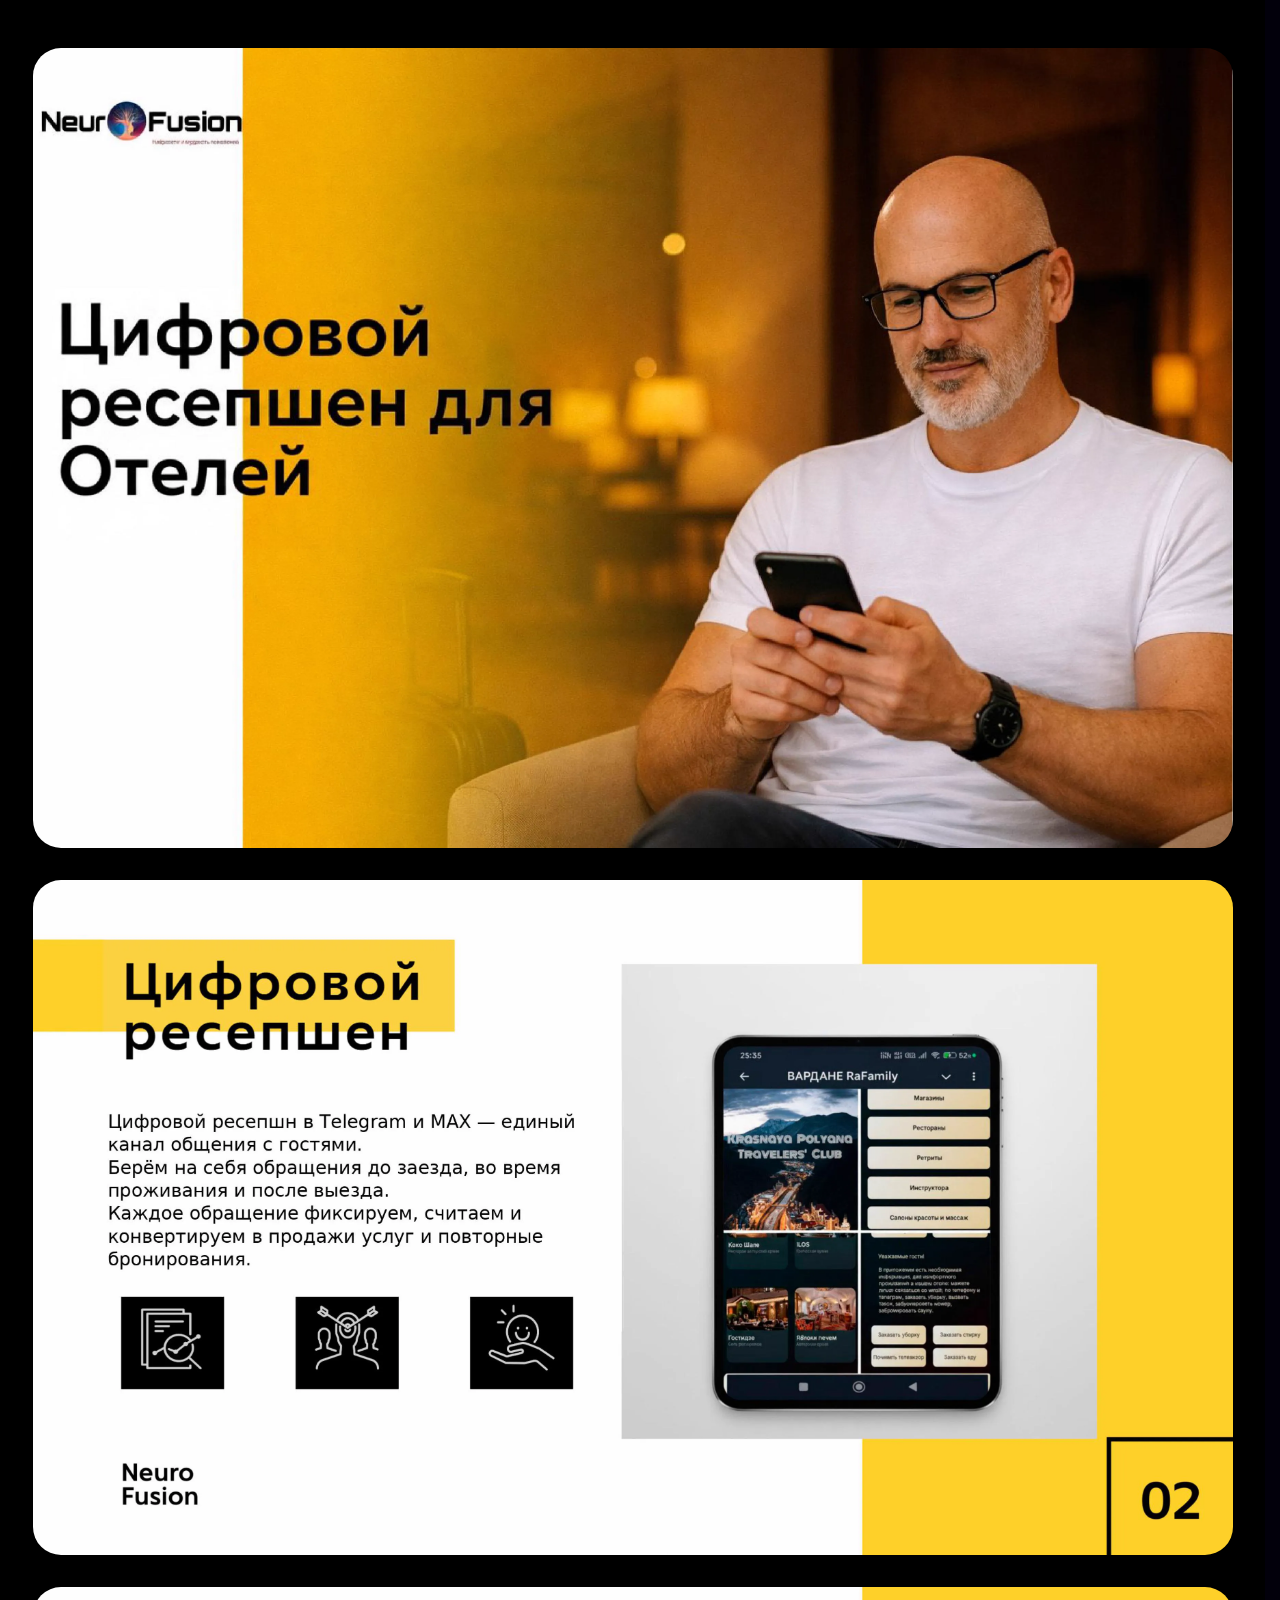
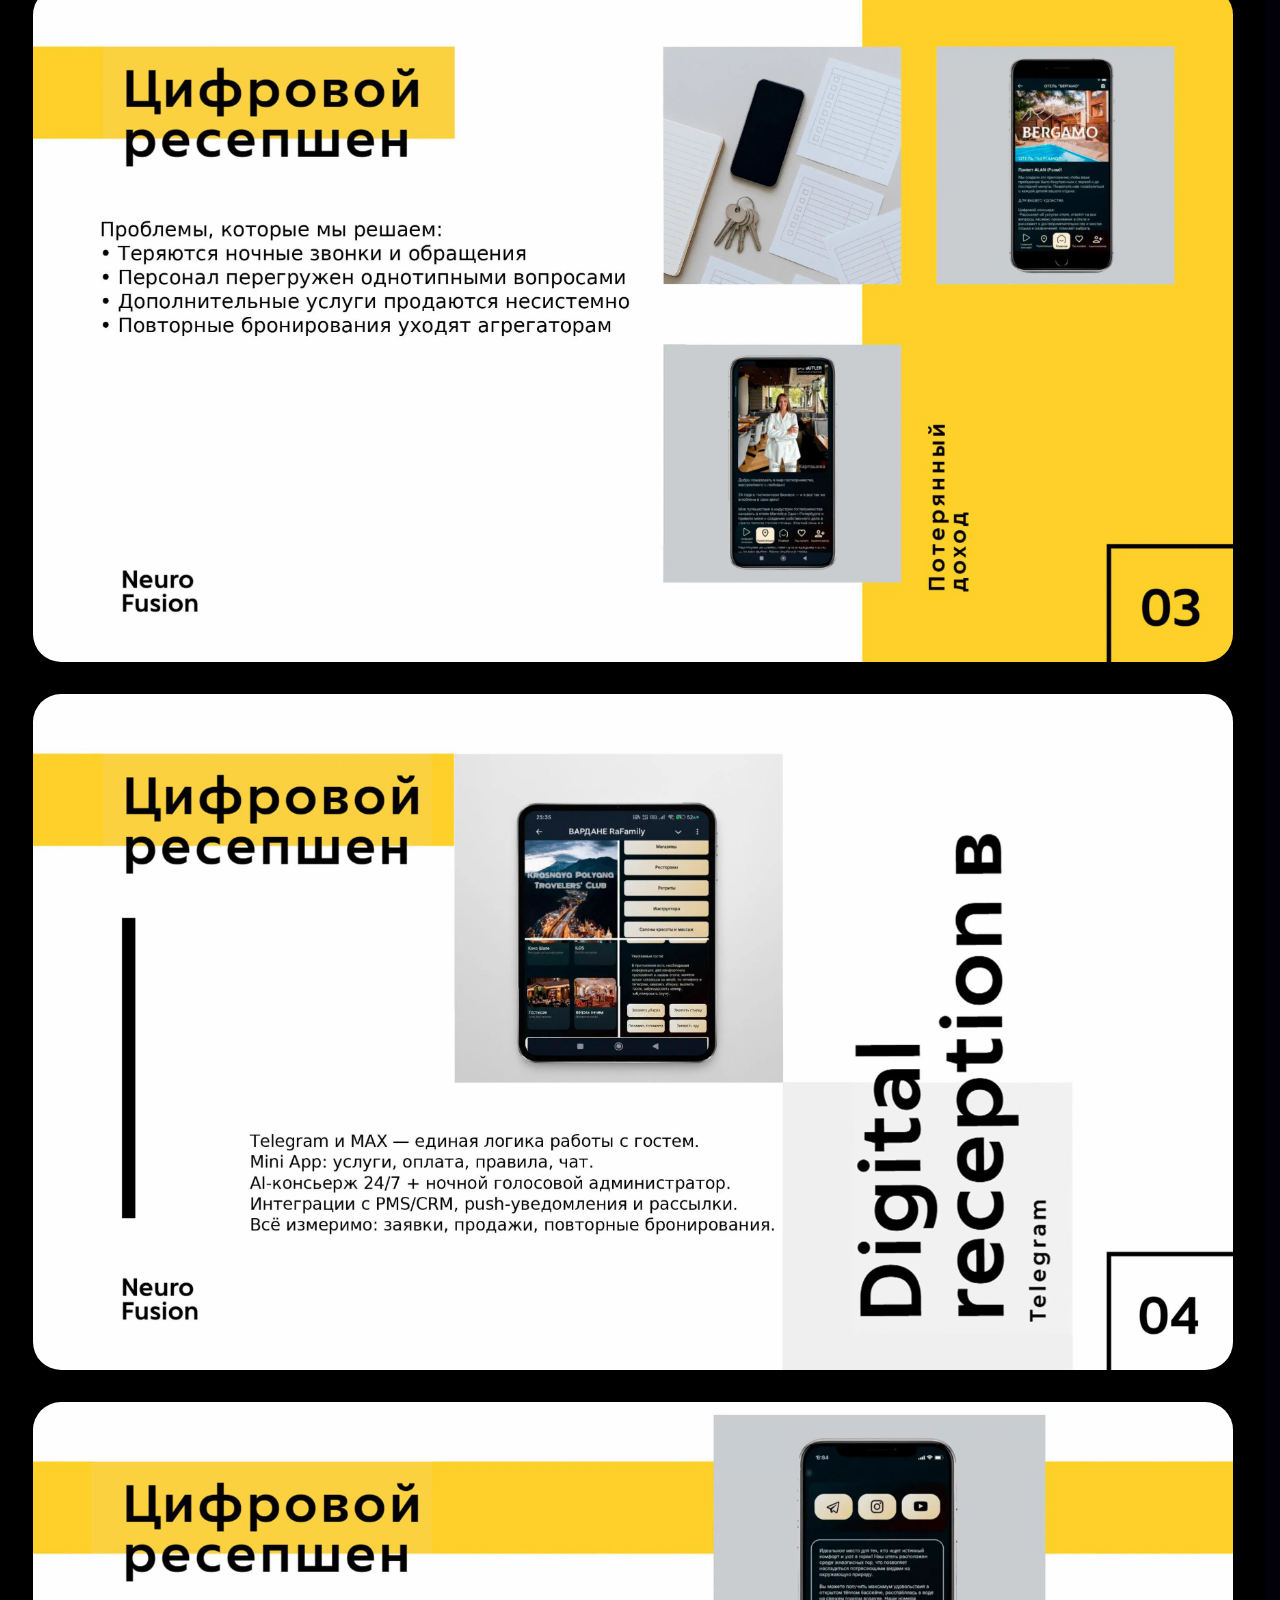
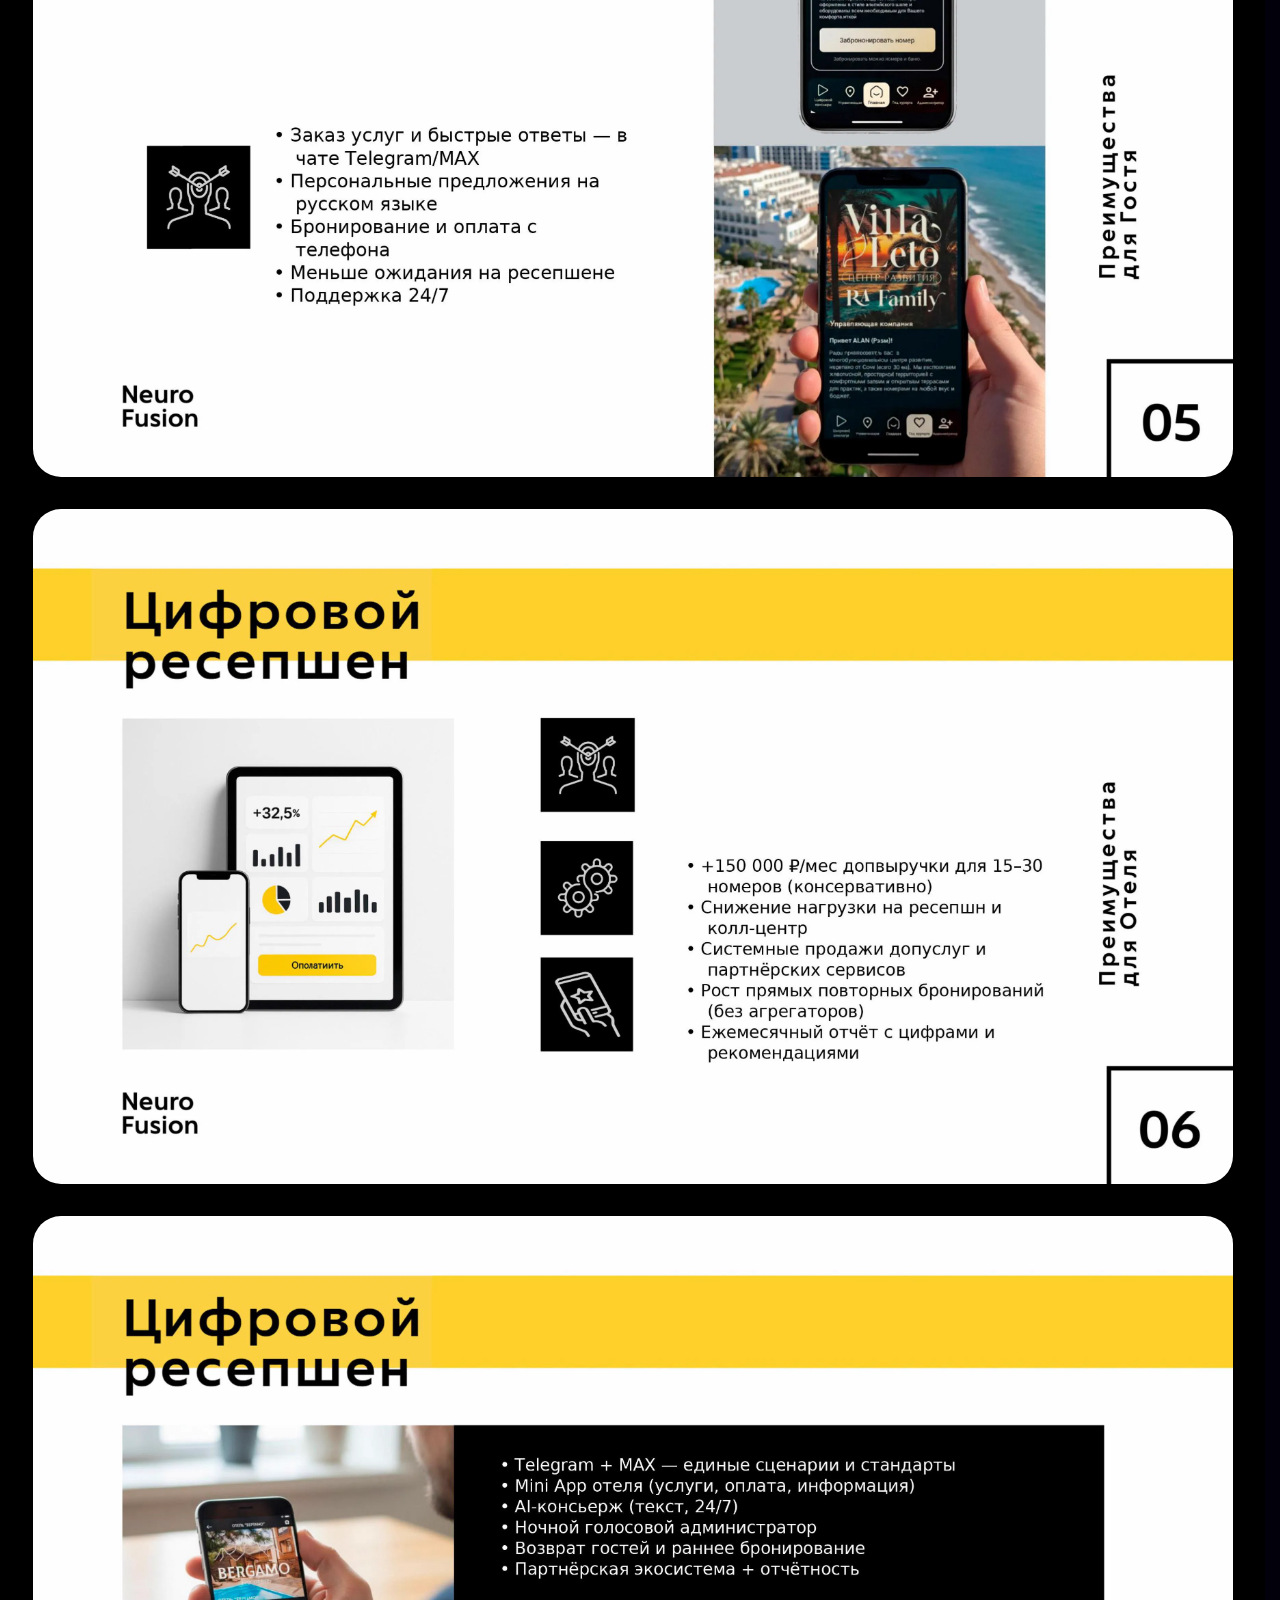
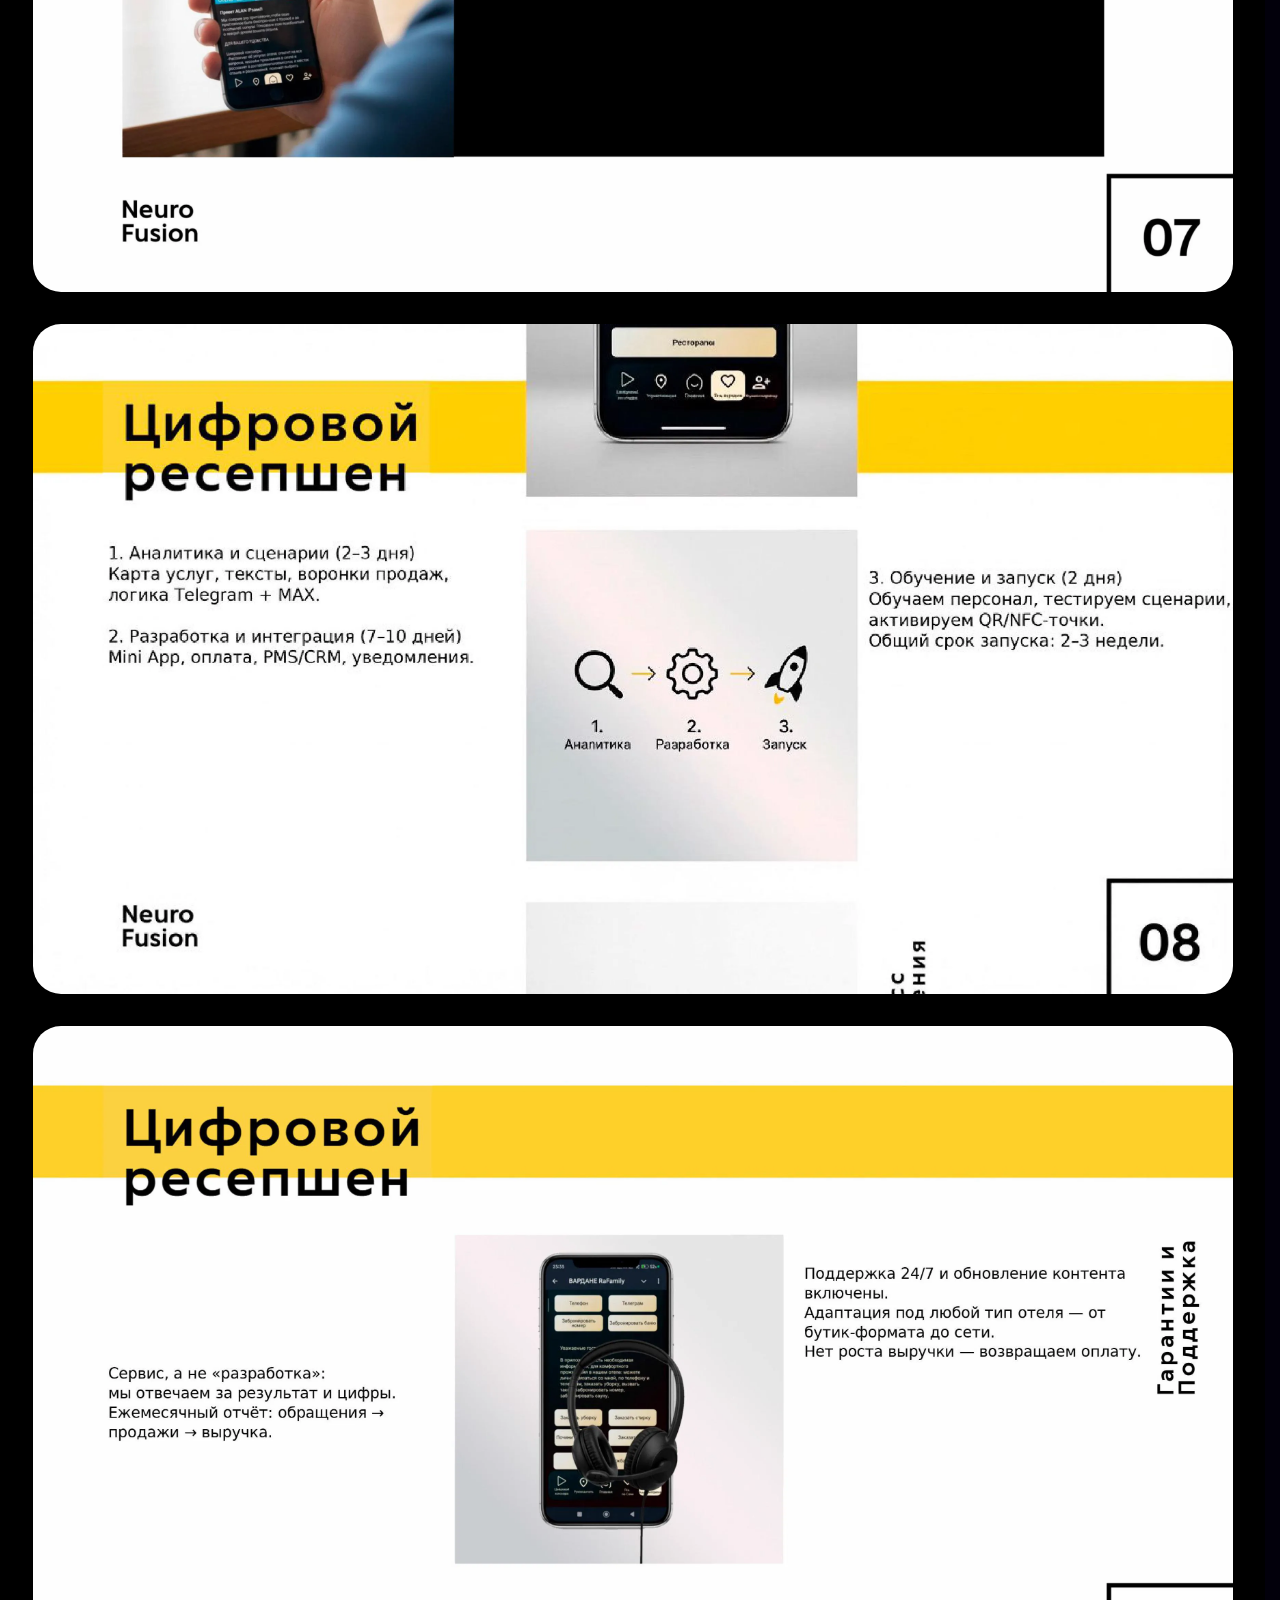
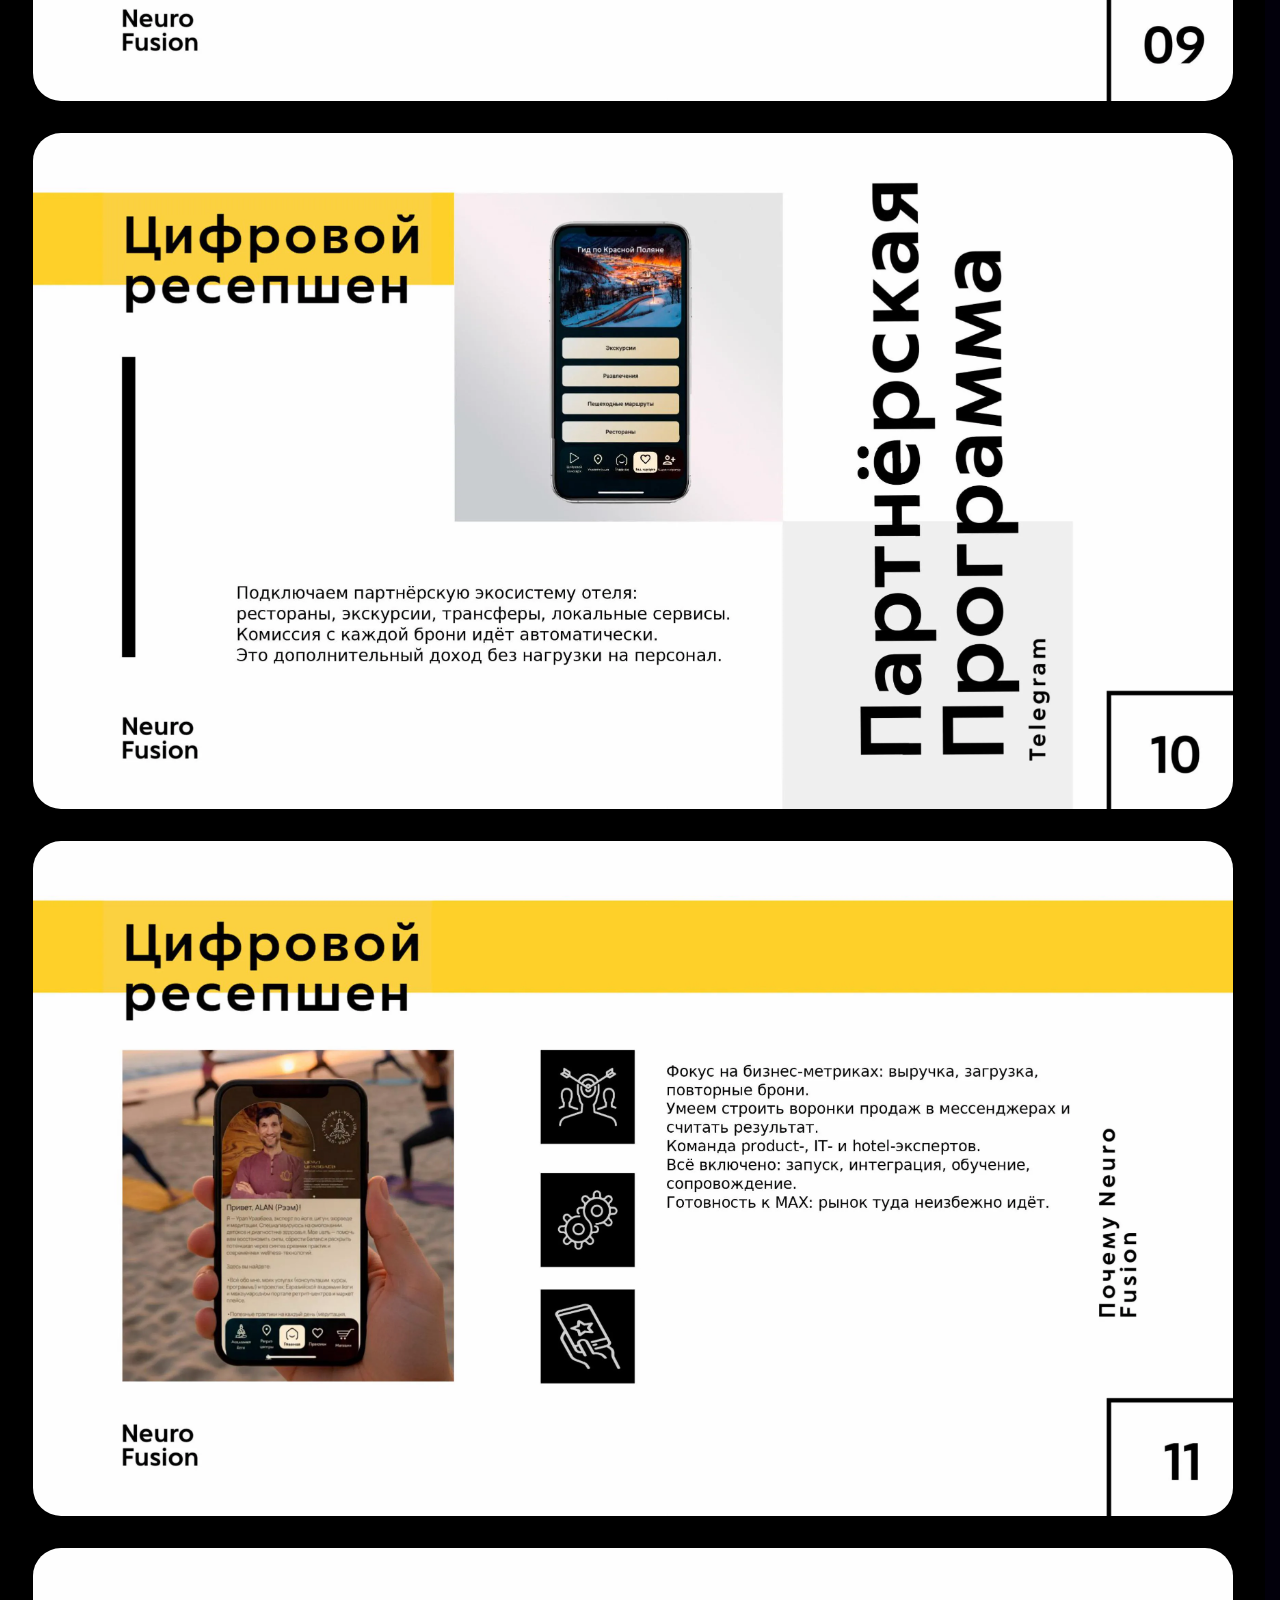
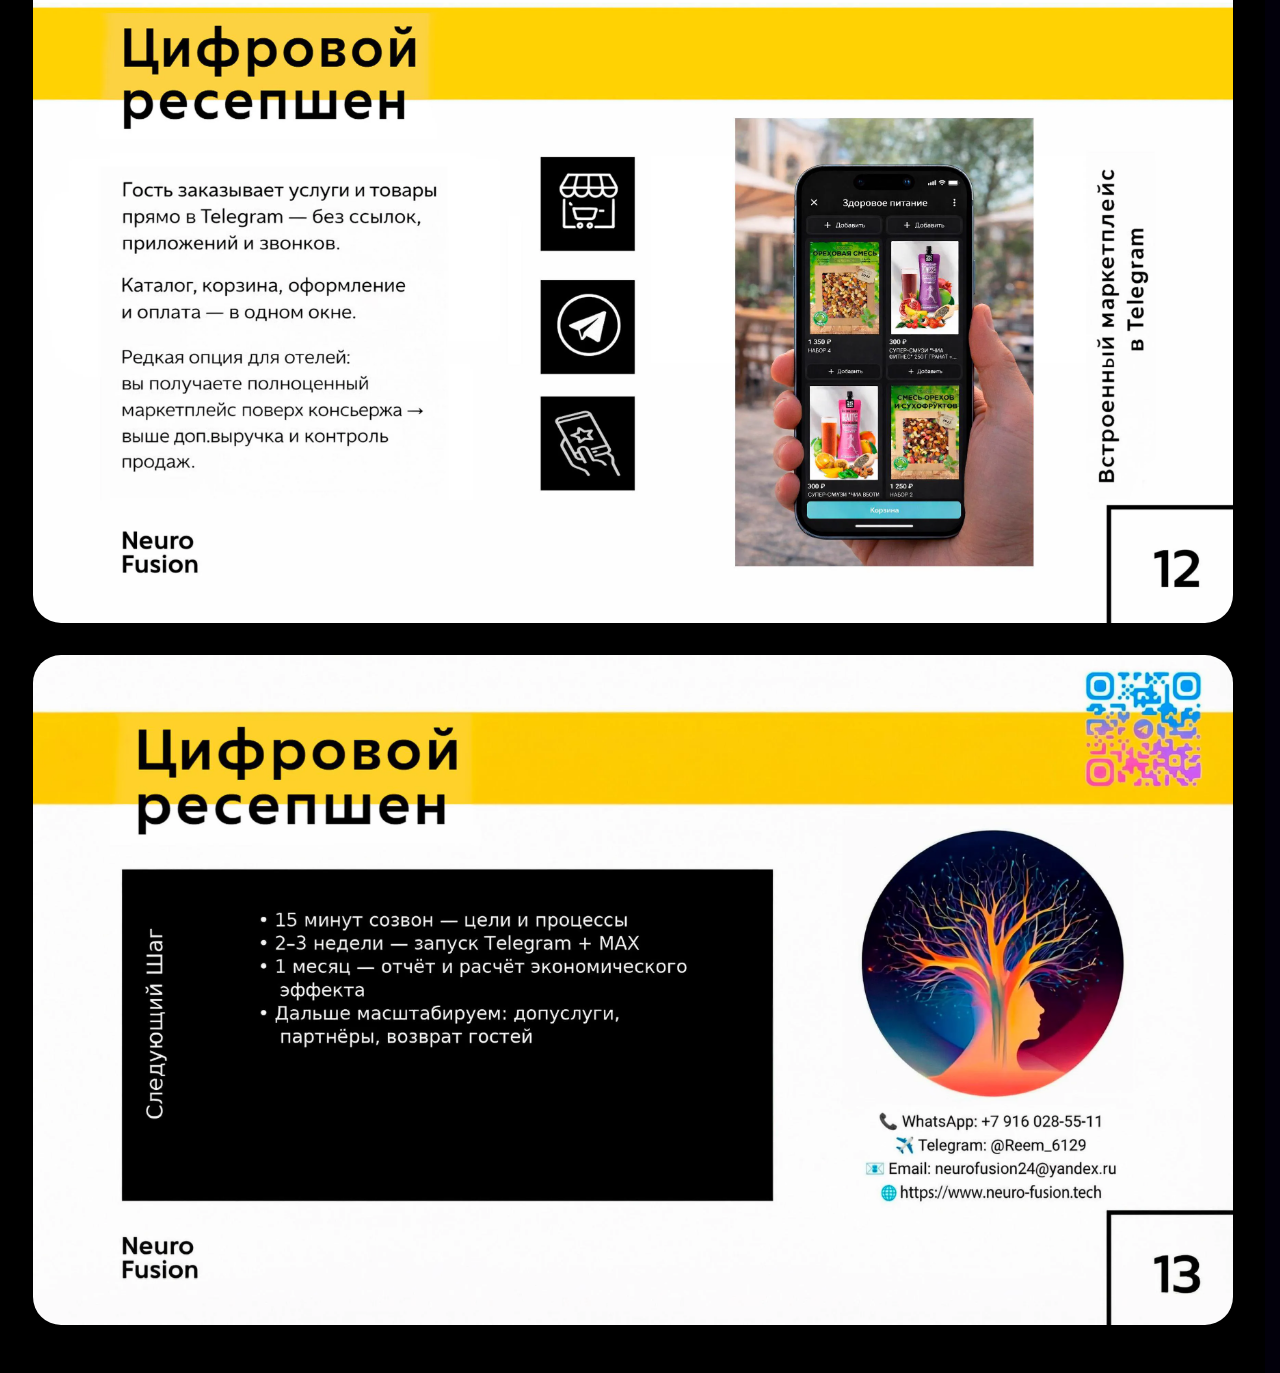
<file: reception-gallery.html>
<!DOCTYPE html>
<html lang="ru">
  <head>
    <meta charset="UTF-8">
    <meta name="viewport" content="width=device-width, initial-scale=1.0">
    <title>Галерея ресепшн</title>
    <link rel="stylesheet" href="styles.css">
  </head>
  <body class="reception-gallery">
    <main class="reception-gallery__list">
      <img src="assets/Reception/1.webp" alt="Фото 1">
      <img src="assets/Reception/2.webp" alt="Фото 2">
      <img src="assets/Reception/3.webp" alt="Фото 3">
      <img src="assets/Reception/4.webp" alt="Фото 4">
      <img src="assets/Reception/5.webp" alt="Фото 5">
      <img src="assets/Reception/6.webp" alt="Фото 6">
      <img src="assets/Reception/7.webp" alt="Фото 7">
      <img src="assets/Reception/8.webp" alt="Фото 8">
      <img src="assets/Reception/9.webp" alt="Фото 9">
      <img src="assets/Reception/10.webp" alt="Фото 10">
      <img src="assets/Reception/11.webp" alt="Фото 11">
      <img src="assets/Reception/12.webp" alt="Фото 12">
      <img src="assets/Reception/13.webp" alt="Фото 13">
    </main>
  </body>
</html>
</file>
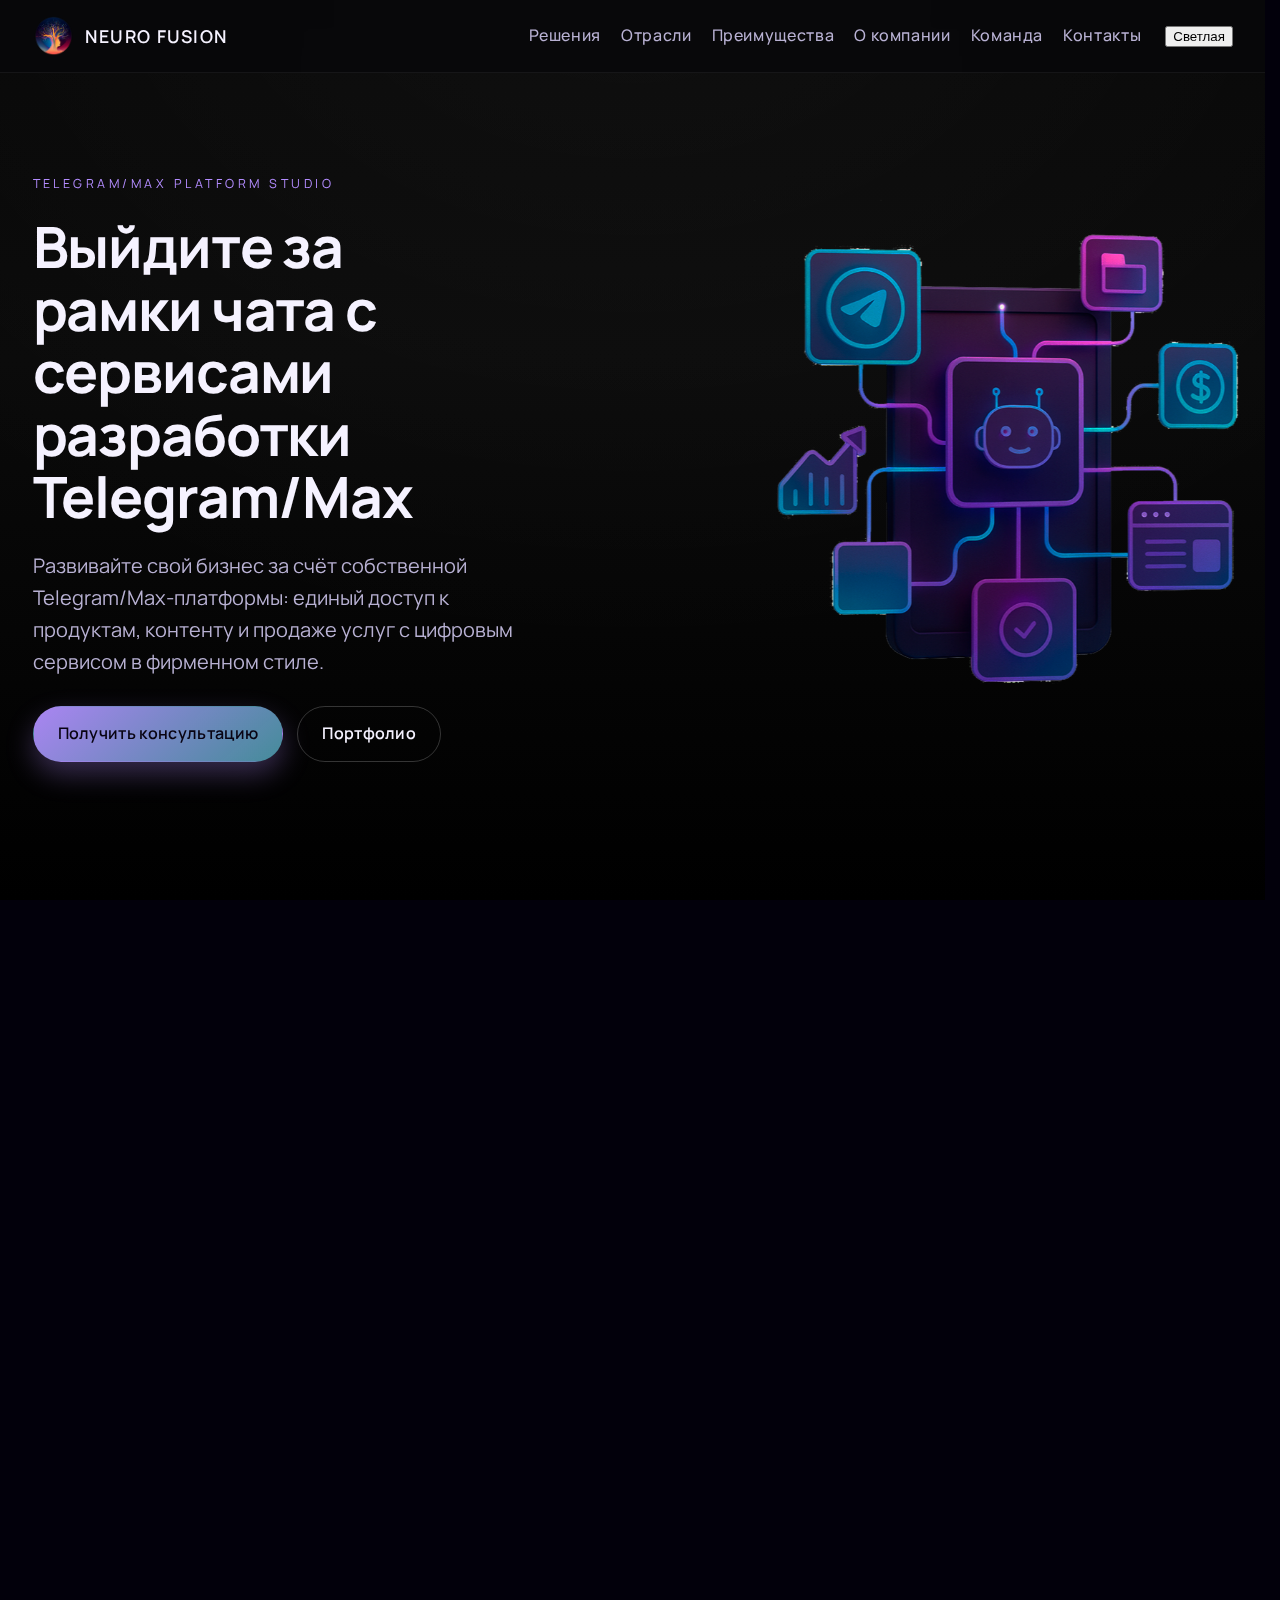
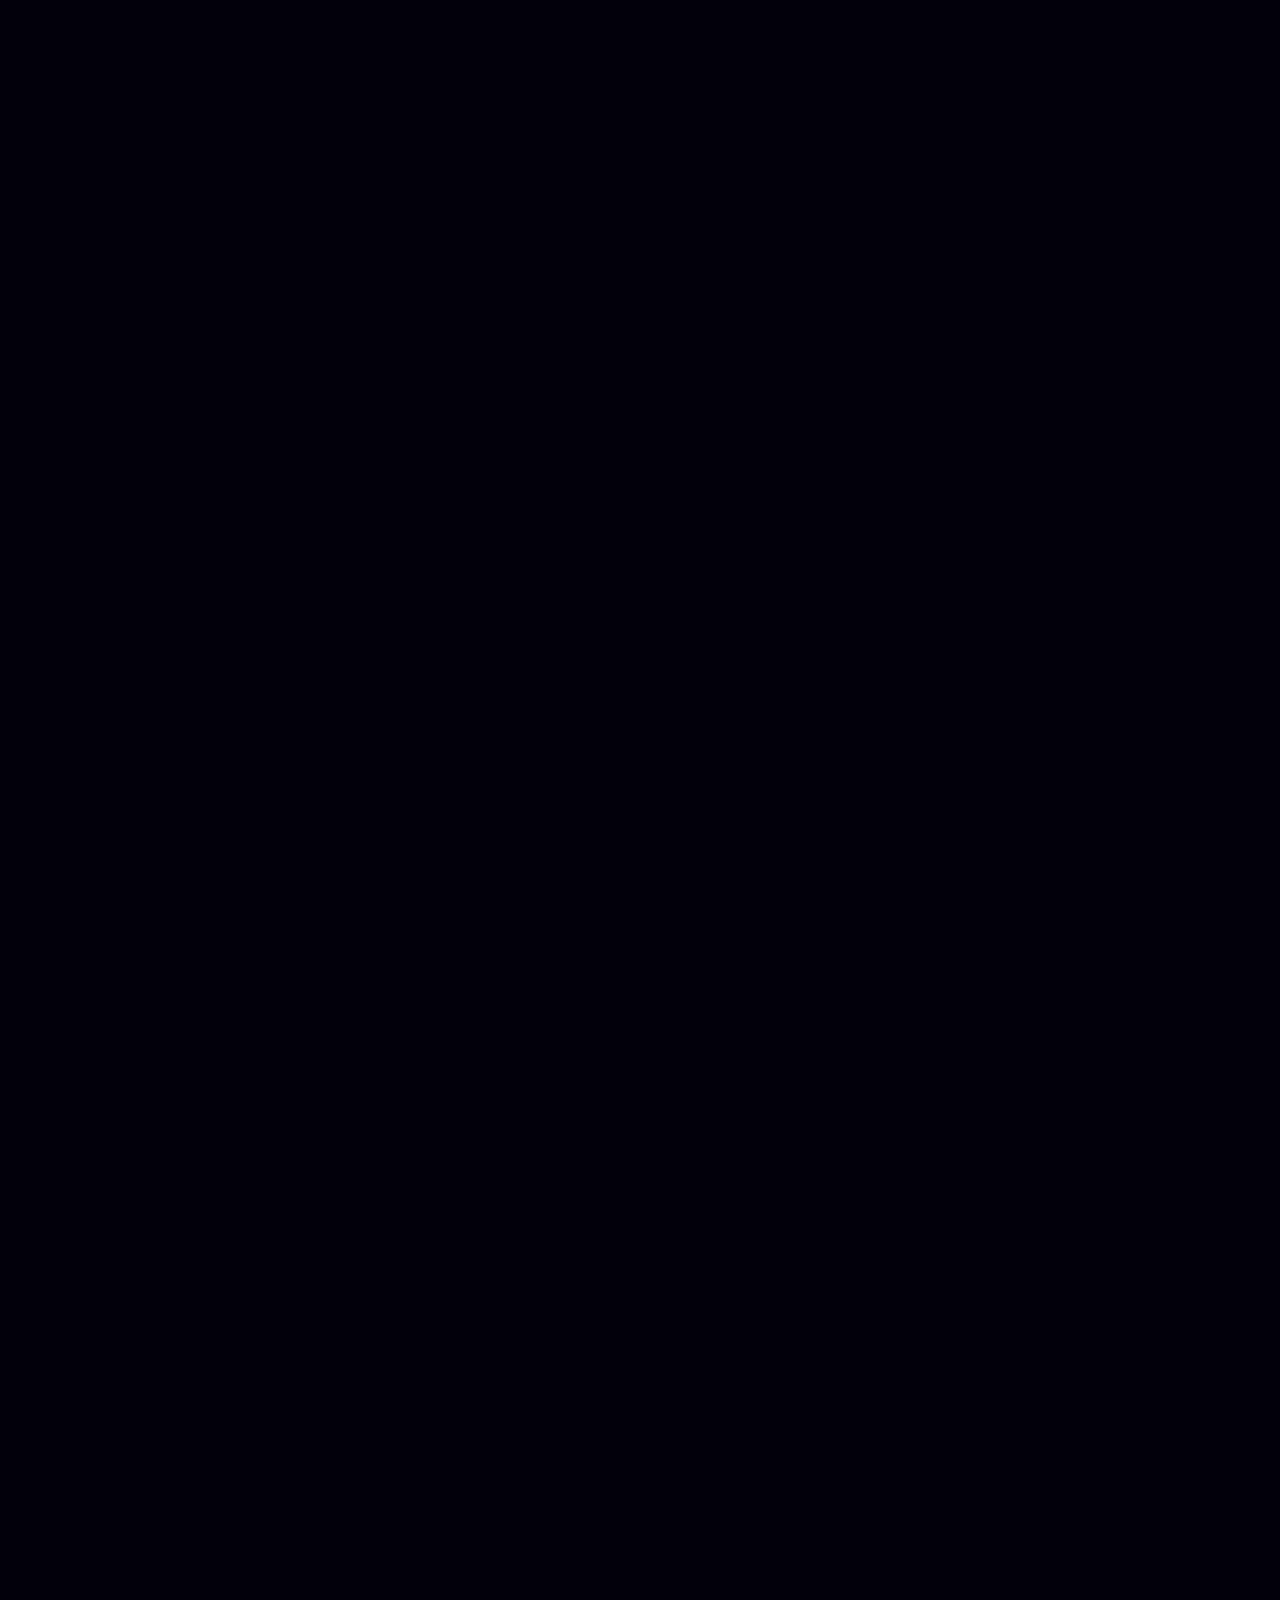
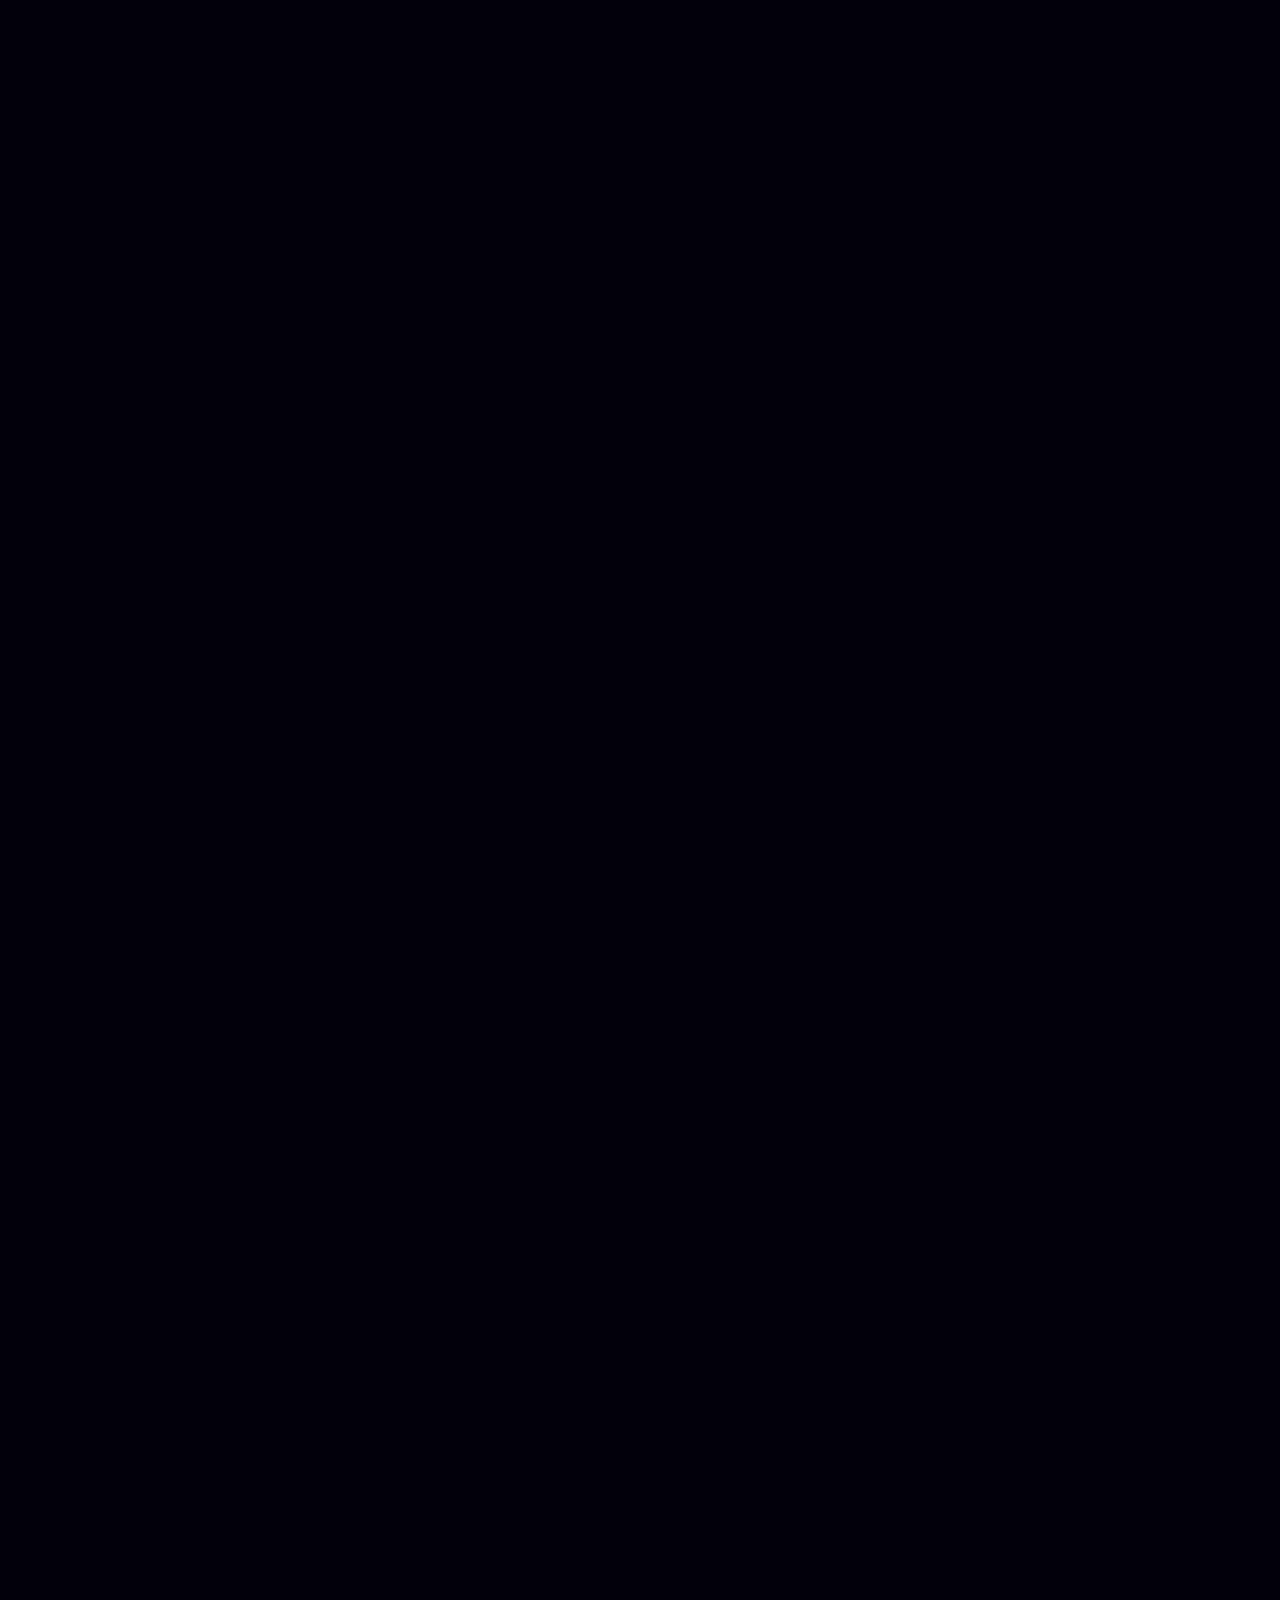
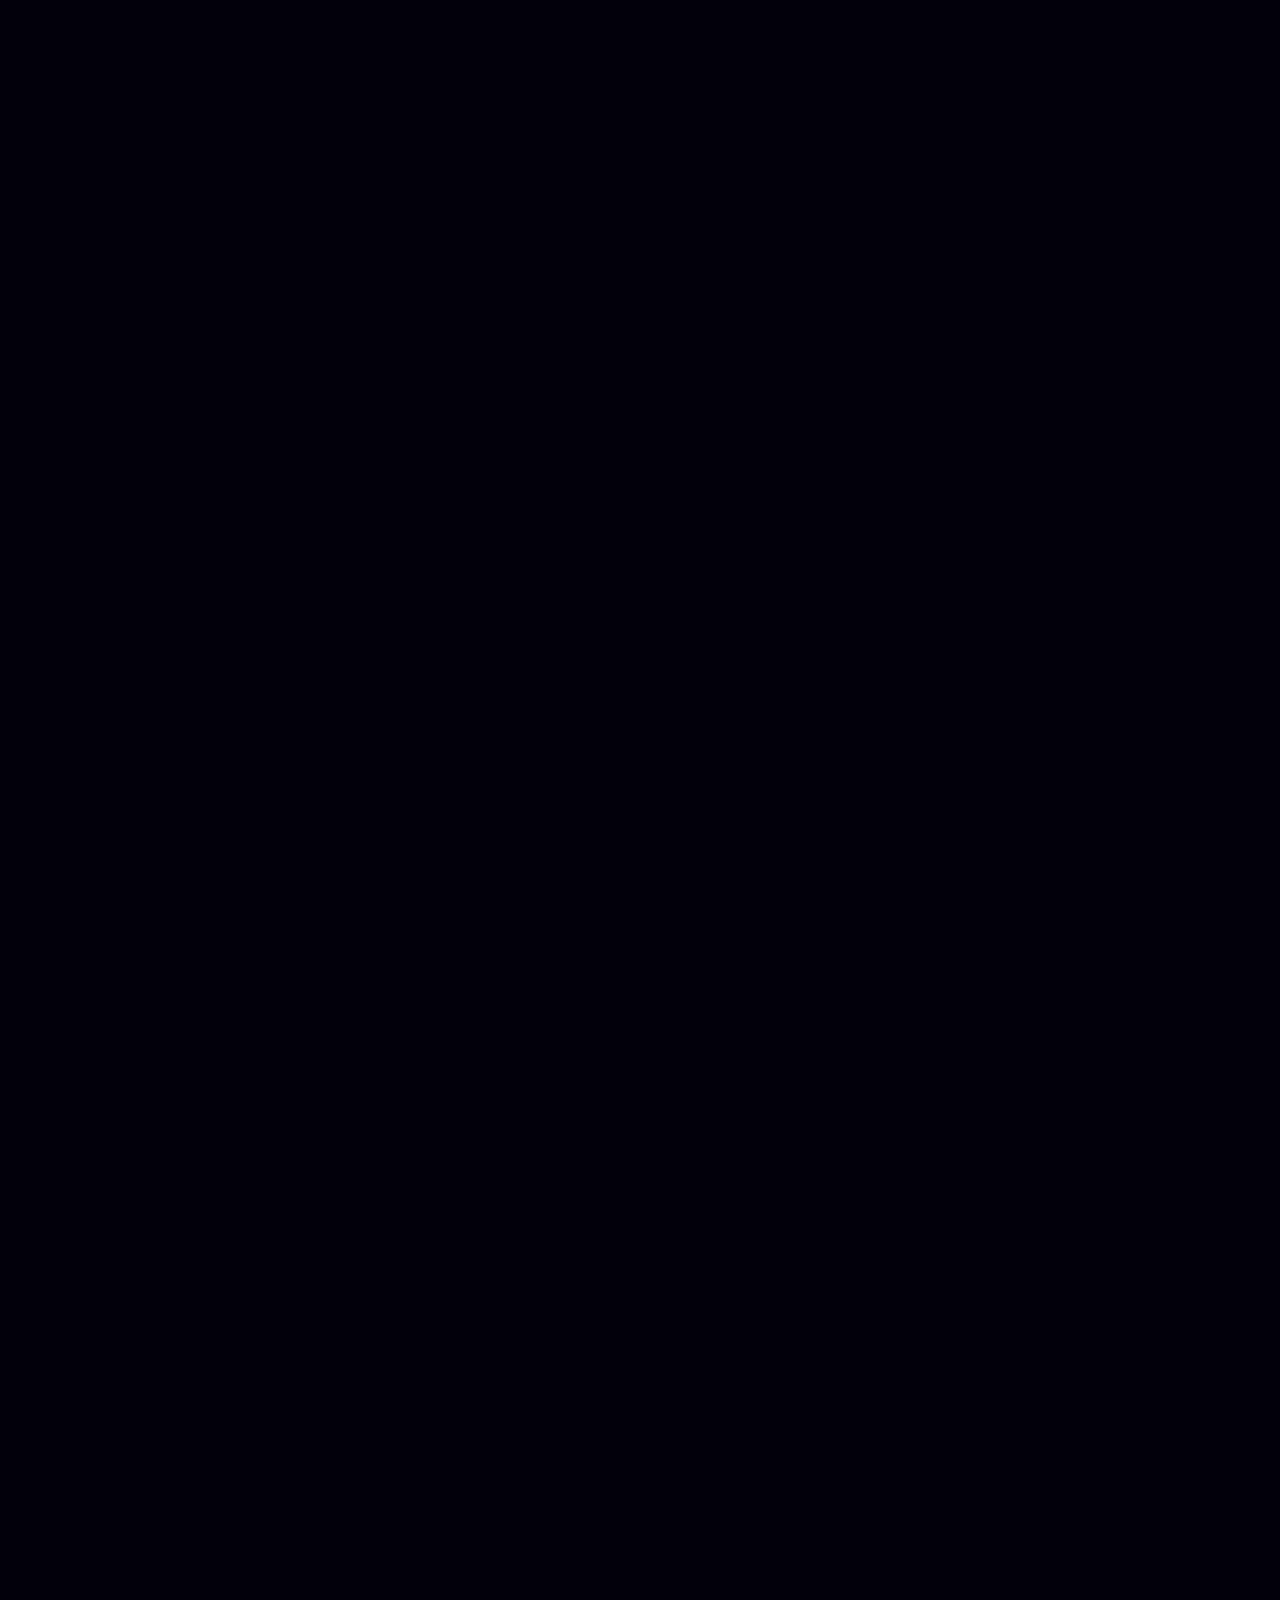
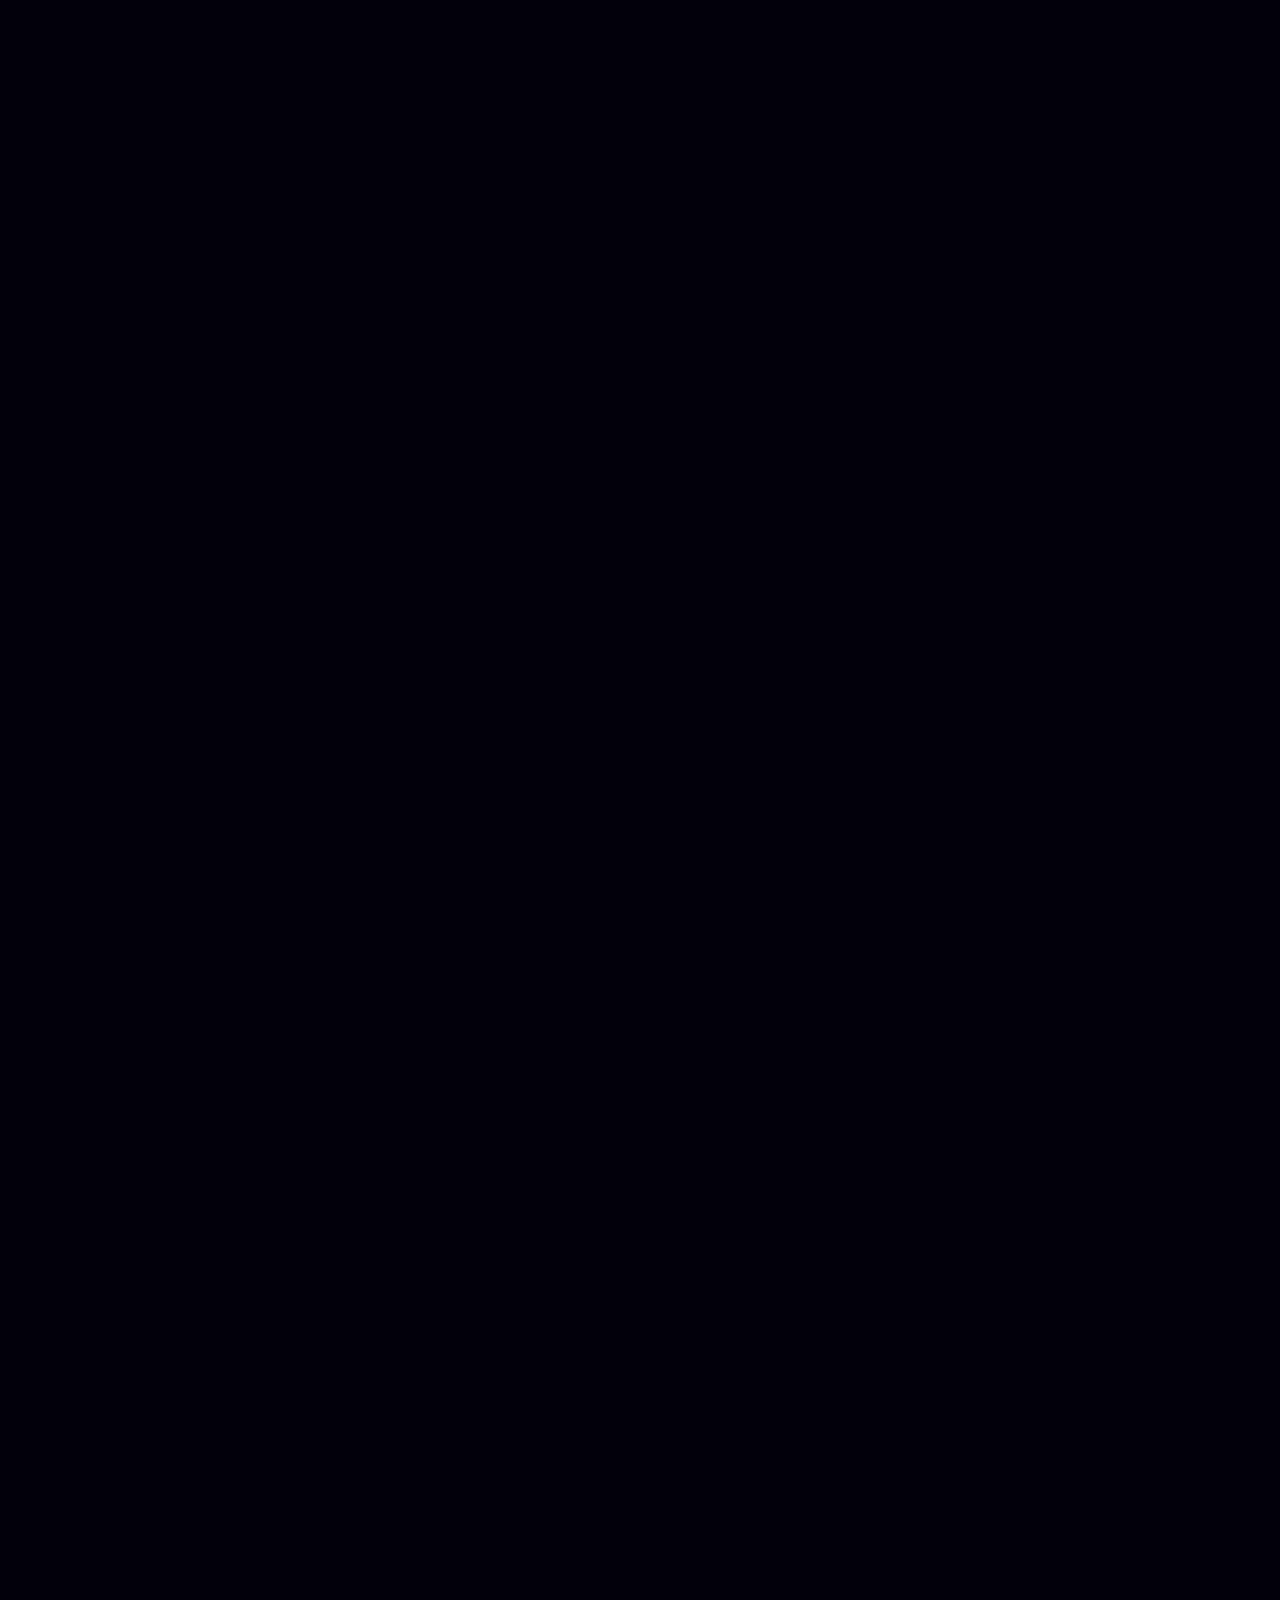
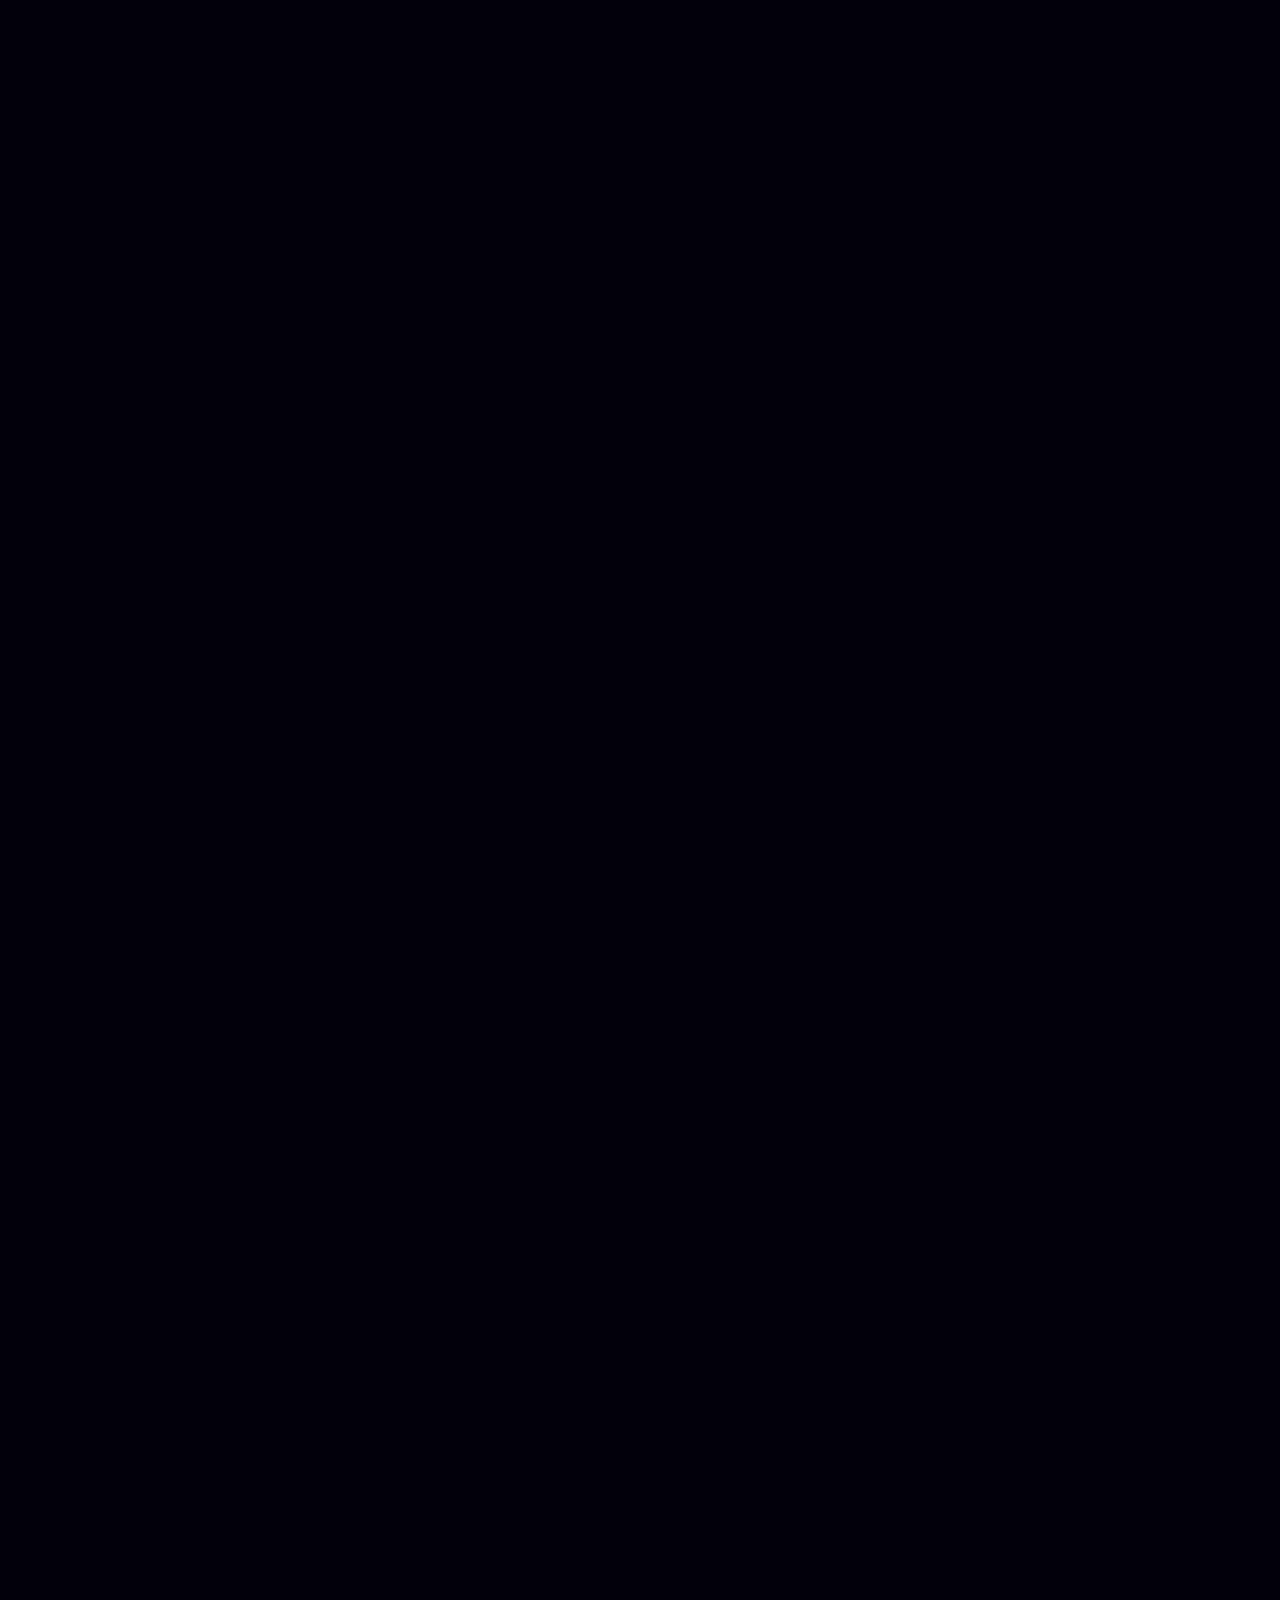
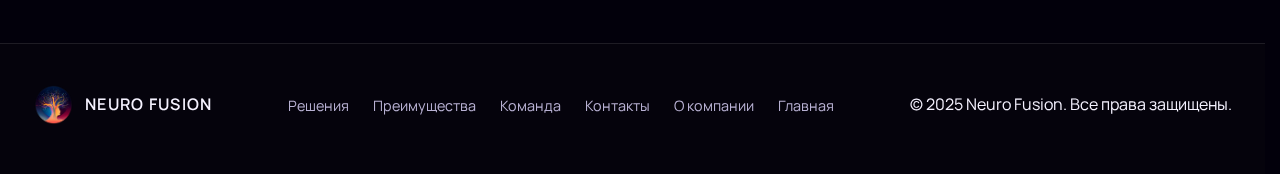
<file: telegram-platform.html>
<!DOCTYPE html>
<html lang="ru">
<head>
  <meta charset="UTF-8">
  <meta name="viewport" content="width=device-width, initial-scale=1.0">
  <title>Telegram/Max-платформа под ключ — Neuro Fusion</title>
  <link rel="preconnect" href="https://fonts.googleapis.com">
  <link rel="preconnect" href="https://fonts.gstatic.com" crossorigin>
  <link href="https://fonts.googleapis.com/css2?family=Manrope:wght@300;400;500;600;700&display=swap" rel="stylesheet">
  <link rel="stylesheet" href="styles.css">
  <style>
    .platform-page main {
      display: flex;
      flex-direction: column;
      gap: clamp(64px, 8vw, 120px);
      padding-bottom: clamp(72px, 12vw, 140px);
    }

    .platform-header {
      padding: 0;
    }

    .platform-header .container {
      display: flex;
      align-items: center;
      justify-content: space-between;
      gap: clamp(16px, 3vw, 24px);
      flex-wrap: nowrap;
    }

    .platform-hero {
      padding: clamp(40px, 8vw, 120px) 0;
    }

    .platform-hero .container {
      display: flex;
      flex-direction: column;
      gap: clamp(32px, 6vw, 72px);
    }

    .platform-hero-main {
      display: flex;
      align-items: center;
      flex-wrap: wrap;
      gap: clamp(32px, 4vw, 64px);
    }

    .platform-hero-text,
    .platform-hero-media {
      flex: 1 1 320px;
    }

    .platform-hero-text {
      display: grid;
      gap: 22px;
      max-width: min(760px, 100%);
    }

    .platform-hero-eyebrow {
      display: inline-flex;
      align-items: center;
      gap: 10px;
      color: var(--color-accent);
      letter-spacing: 0.28em;
      text-transform: uppercase;
      font-size: 0.78rem;
      line-height: 1.4;
      min-height: calc(1em * 1.4);
    }

    .platform-hero h1 {
      font-size: clamp(2.2rem, 3.2vw + 1rem, 3.8rem);
      line-height: 1.1;
      letter-spacing: -0.02em;
      margin: 0;
    }

    .platform-hero p {
      margin: 0;
      color: var(--color-muted);
      font-size: clamp(1.05rem, 0.6vw + 1rem, 1.25rem);
    }

    .platform-hero-actions {
      display: flex;
      flex-wrap: wrap;
      gap: 14px;
      margin-top: 6px;
    }

    .platform-hero-highlight {
      display: grid;
      gap: 16px;
      padding: clamp(32px, 4vw, 48px);
      border-radius: 32px;
      background: linear-gradient(160deg, rgba(47, 22, 88, 0.65), rgba(179, 140, 255, 0.18));
      border: 1px solid rgba(179, 140, 255, 0.24);
      box-shadow: var(--shadow-card);
      max-width: 960px;
      width: 100%;
      margin: 0 auto;
    }

    .platform-hero-highlight h2 {
      margin: 0;
      font-size: clamp(1.45rem, 0.8vw + 1.1rem, 2rem);
      line-height: 1.2;
    }

    .platform-hero-highlight p {
      color: rgba(228, 220, 255, 0.82);
    }

    .platform-hero-list {
      list-style: none;
      margin: 0;
      padding: 0;
      display: grid;
      gap: 12px;
    }

    .platform-hero-list li {
      display: grid;
      grid-template-columns: 36px 1fr;
      gap: 16px;
      align-items: start;
      padding: 12px 16px;
      border-radius: 18px;
      background: rgba(19, 9, 36, 0.55);
      border: 1px solid rgba(179, 140, 255, 0.14);
    }

    .platform-hero-list span.icon {
      display: grid;
      place-items: center;
      width: 32px;
      height: 32px;
      border-radius: 10px;
      background: linear-gradient(135deg, rgba(179, 140, 255, 0.95), rgba(113, 231, 255, 0.45));
      color: #1d1140;
      font-weight: 700;
      font-size: 0.95rem;
    }

    .platform-hero-media {
      align-self: center;
      display: flex;
      justify-content: center;
    }

    .platform-hero-media-frame {
      position: relative;
      width: min(640px, 85vw);
      max-width: 100%;
      padding: 0;
      border-radius: 0;
      background: transparent;
      border: none;
      box-shadow: none;
      overflow: visible;
      display: flex;
      justify-content: center;
      align-items: center;
    }

    .platform-hero-media-frame::after {
      content: none;
    }

    .platform-hero-media-frame img {
      position: relative;
      width: min(572px, 86%);
      height: auto;
      object-fit: contain; /* ключевой момент */
      max-width: 100%;
      border-radius: 0;
      z-index: 1;
      transform: translateX(60px);
    }

    @media (min-width: 1200px) {
      .platform-hero-main {
        align-items: flex-start;
      }

      .platform-hero-text {
        padding-right: clamp(12px, 2vw, 36px);
      }

      .platform-hero-media-frame img {
        transform: translateX(80px);
      }
    }

    /* Clients section */
    .platform-clients {
      padding: 0 0 clamp(40px, 6vw, 80px);
    }

    .platform-section-head {
      text-align: center;
      margin: 0 auto clamp(32px, 5vw, 54px);
      max-width: 720px;
      display: grid;
      gap: 14px;
    }

    .platform-section-head h2 {
      margin: 0;
      font-size: clamp(1.8rem, 1.4vw + 1.5rem, 2.6rem);
      letter-spacing: -0.01em;
    }

    .platform-section-head p {
      margin: 0;
      color: var(--color-muted);
      font-size: 1.05rem;
    }

    .platform-clients-rail {
      display: grid;
      gap: clamp(16px, 2vw, 28px);
      grid-template-columns: repeat(auto-fit, minmax(140px, 1fr));
      align-items: center;
    }

    .platform-client-card {
      display: grid;
      place-items: center;
      padding: 18px 16px;
      border-radius: 18px;
      background: linear-gradient(140deg, rgba(24, 12, 46, 0.85), rgba(179, 140, 255, 0.12));
      border: 1px solid rgba(179, 140, 255, 0.2);
      color: rgba(228, 220, 255, 0.92);
      font-weight: 600;
      letter-spacing: 0.08em;
      text-transform: uppercase;
      font-size: 0.78rem;
    }

    /* Service section */
    .platform-service {
      padding: 0;
    }

    .platform-service-grid {
      display: grid;
      grid-template-columns: minmax(280px, 1fr) minmax(320px, 480px);
      gap: clamp(32px, 6vw, 80px);
      align-items: start;
    }

    .platform-service-text {
      display: grid;
      gap: 22px;
    }

    .platform-service-text h2 {
      margin: 0;
      font-size: clamp(1.9rem, 1.6vw + 1.4rem, 2.8rem);
    }

    .platform-service-text p {
      margin: 0;
      color: var(--color-muted);
      font-size: clamp(1.02rem, 0.4vw + 0.95rem, 1.2rem);
      line-height: 1.75;
    }

    .platform-service-list {
      list-style: none;
      padding: 0;
      margin: 0;
      display: grid;
      gap: 14px;
      grid-template-columns: repeat(auto-fit, minmax(220px, 1fr));
    }

    .platform-service-list li {
      padding: 16px 18px;
      border-radius: 16px;
      background: rgba(18, 9, 40, 0.65);
      border: 1px solid rgba(179, 140, 255, 0.2);
      color: rgba(228, 220, 255, 0.86);
      font-size: 0.98rem;
      line-height: 1.6;
    }

    .platform-service-panel {
      padding: clamp(28px, 4vw, 40px);
      border-radius: 30px;
      background: linear-gradient(150deg, rgba(179, 140, 255, 0.16), rgba(49, 23, 92, 0.82));
      border: 1px solid rgba(179, 140, 255, 0.28);
      box-shadow: var(--shadow-card);
      display: grid;
      gap: 18px;
    }

    .platform-service-panel h3 {
      margin: 0;
      font-size: 1.4rem;
      letter-spacing: -0.01em;
    }

    .platform-service-panel p {
      margin: 0;
      color: rgba(224, 214, 255, 0.9);
    }

    .platform-service-panel .panel-stats {
      display: grid;
      gap: 14px;
    }

    .panel-stat {
      display: flex;
      justify-content: space-between;
      align-items: center;
      padding: 14px 16px;
      border-radius: 14px;
      background: rgba(10, 6, 22, 0.75);
      border: 1px solid rgba(179, 140, 255, 0.22);
      font-size: 0.95rem;
    }

    .panel-stat strong {
      font-size: 1.15rem;
      color: #f5f2ff;
    }

    .platform-cta {
      margin-top: 12px;
    }

    .platform-cta .btn.primary {
      background: linear-gradient(120deg, #fff 0%, #f2edff 100%);
      color: #2b1b54;
      box-shadow: 0 20px 40px rgba(16, 9, 34, 0.45);
    }

    .platform-cta .btn.primary:hover {
      background: #ede7ff;
      color: #241541;
    }

    .platform-upgrade {
      padding: clamp(52px, 10vw, 90px) 0;
    }

    .upgrade-card {
      padding: clamp(36px, 6vw, 64px);
      border-radius: 36px;
      background: linear-gradient(135deg, rgba(47, 22, 88, 0.85), rgba(179, 140, 255, 0.22));
      border: 1px solid rgba(179, 140, 255, 0.35);
      box-shadow: 0 34px 70px rgba(8, 4, 20, 0.6);
      display: grid;
      gap: clamp(18px, 3vw, 28px);
      text-align: center;
      align-items: center;
      justify-items: center;
    }

    .upgrade-card p {
      color: rgba(225, 216, 255, 0.85);
      max-width: 720px;
      margin: 0 auto;
      font-size: 1.08rem;
    }

    .upgrade-actions {
      display: flex;
      gap: 16px;
      flex-wrap: wrap;
      justify-content: center;
    }

    .platform-why,
    .platform-need,
    .platform-industries,
    .platform-consult {
      padding: clamp(64px, 10vw, 110px) 0;
    }

    .platform-why-grid,
    .platform-need-grid,
    .platform-industries-grid {
      display: grid;
      gap: clamp(20px, 3vw, 30px);
    }

    .platform-why-grid {
      grid-template-columns: repeat(auto-fit, minmax(260px, 1fr));
    }

    .platform-why-card {
      padding: clamp(22px, 3vw, 32px);
      border-radius: 28px;
      background: linear-gradient(150deg, rgba(25, 12, 48, 0.88), rgba(116, 78, 186, 0.55));
      border: 1px solid rgba(179, 140, 255, 0.3);
      box-shadow: 0 24px 44px rgba(8, 4, 20, 0.55);
      display: grid;
      gap: 12px;
      overflow-wrap: anywhere;
      word-break: break-word;
    }

    .platform-why-card h3 {
      margin: 0;
      font-size: 1.2rem;
    }

    .platform-why-card p {
      margin: 0;
      color: rgba(224, 214, 255, 0.85);
      font-size: 1rem;
    }

    .platform-need-grid {
      grid-template-columns: repeat(auto-fit, minmax(220px, 1fr));
    }

    .platform-need-card {
      padding: clamp(20px, 3vw, 28px);
      border-radius: 24px;
      background: linear-gradient(150deg, rgba(20, 9, 44, 0.82), rgba(82, 52, 146, 0.52));
      border: 1px solid rgba(179, 140, 255, 0.28);
      box-shadow: 0 20px 38px rgba(9, 4, 22, 0.5);
      display: grid;
      gap: 10px;
    }

    .platform-need-card h3 {
      margin: 0;
      font-size: 1.1rem;
    }

    .platform-need-card p {
      margin: 0;
      color: rgba(223, 212, 255, 0.84);
      font-size: 0.98rem;
      line-height: 1.7;
    }

    .platform-industries {
      background: radial-gradient(120% 120% at 90% 10%, rgba(179, 140, 255, 0.22), transparent 65%),
        radial-gradient(120% 120% at 0% 90%, rgba(113, 231, 255, 0.12), transparent 70%);
    }

    .platform-industries-grid {
      grid-template-columns: repeat(auto-fit, minmax(240px, 1fr));
    }

    .platform-industry-card {
      padding: clamp(22px, 3vw, 30px);
      border-radius: 26px;
      background: linear-gradient(150deg, rgba(22, 10, 42, 0.85), rgba(105, 68, 174, 0.55));
      border: 1px solid rgba(179, 140, 255, 0.28);
      box-shadow: 0 22px 40px rgba(10, 5, 24, 0.5);
      display: grid;
      gap: 10px;
    }

    .platform-industry-card h3 {
      margin: 0;
      font-size: 1.1rem;
    }

    .platform-industry-card p {
      margin: 0;
      color: rgba(225, 215, 255, 0.84);
      font-size: 0.98rem;
    }

    .platform-consult {
      padding-top: clamp(72px, 12vw, 120px);
    }

    .platform-consult-card {
      display: grid;
      gap: clamp(24px, 4vw, 36px);
      padding: clamp(36px, 6vw, 64px);
      border-radius: 40px;
      background: linear-gradient(145deg, rgba(54, 24, 104, 0.95), rgba(179, 140, 255, 0.2));
      border: 1px solid rgba(179, 140, 255, 0.38);
      box-shadow: 0 40px 80px rgba(6, 3, 16, 0.65);
      align-items: center;
      text-align: center;
    }

    .platform-consult-card h2 {
      margin: 0;
      font-size: clamp(2rem, 1.2vw + 1.6rem, 3rem);
      letter-spacing: -0.01em;
    }

    .platform-consult-card p {
      margin: 0;
      color: rgba(224, 214, 255, 0.9);
      font-size: clamp(1.06rem, 0.6vw + 1rem, 1.28rem);
      max-width: 840px;
      justify-self: center;
      line-height: 1.75;
    }

    .platform-consult-actions {
      display: flex;
      gap: 18px;
      flex-wrap: wrap;
      justify-content: center;
    }

    .platform-consult-actions .btn.primary {
      background: linear-gradient(125deg, #fff 0%, #f0e9ff 100%);
      color: #2b1b54;
      box-shadow: 0 24px 48px rgba(15, 6, 34, 0.55);
    }

    .platform-consult-actions .btn.primary:hover {
      background: #ede6ff;
    }

    .platform-faq {
      padding-top: 0;
    }

    @media (max-width: 1100px) {
      .platform-service-grid {
        grid-template-columns: 1fr;
      }

      .platform-hero-media {
        order: -1;
      }
    }

    @media (max-width: 900px) {
      .platform-consult-card {
        text-align: left;
        justify-items: flex-start;
      }

      .platform-consult-actions {
        justify-content: flex-start;
      }
    }

    @media (max-width: 640px) {
      .platform-hero-actions {
        width: 100%;
      }

      .platform-hero-actions .btn {
        flex: 1 1 auto;
        text-align: center;
      }

      .platform-hero-list li {
        grid-template-columns: 32px 1fr;
      }

      .platform-service-list {
        grid-template-columns: 1fr;
      }

      .upgrade-card {
        text-align: left;
        justify-items: flex-start;
      }

      .upgrade-actions {
        width: 100%;
        justify-content: flex-start;
      }

      .upgrade-actions .btn {
        flex: 1 1 auto;
        text-align: center;
      }

      .platform-consult-card {
        padding: clamp(32px, 10vw, 44px);
      }

      .platform-consult-actions {
        width: 100%;
        gap: 12px;
      }

      .platform-consult-actions .btn {
        flex: 1 1 auto;
        text-align: center;
      }
    .tg-bot-list {
      display: grid;
      gap: 12px;
      padding: 0;
      margin: 0;
      list-style: none;
    }

    .tg-bot-list li {
      display: flex;
      gap: 10px;
      align-items: center;
      padding: 12px 16px;
      border-radius: 16px;
      background: rgba(255, 255, 255, 0.03);
      border: 1px solid rgba(255, 255, 255, 0.08);
    }

    .tg-bot-list a {
      color: #fff;
      font-weight: 700;
      word-break: break-all;
    }
    }
  </style>
</head>
<body class="platform-page">
  <header class="site-header platform-header">
    <div class="container nav-container" data-reveal data-reveal-y="-18px" data-reveal-delay="420">
      <a class="brand" href="index.html" aria-label="Вернуться на главную Neuro Fusion">
        <img class="brand-mark" src="assets/icons/logo_NF.webp" alt="Логотип Neuro Fusion">
        <span class="brand-text">Neuro Fusion</span>
      </a>
      <button class="menu-toggle" type="button" aria-label="Открыть меню" aria-expanded="false" aria-controls="primary-navigation">
        <span class="menu-bar" aria-hidden="true"></span>
        <span class="menu-bar" aria-hidden="true"></span>
        <span class="menu-bar" aria-hidden="true"></span>
      </button>
      <nav class="site-nav" id="primary-navigation" aria-label="Основная навигация">
        <a href="index.html#solutions">Решения</a>
        <a href="index.html#industries">Отрасли</a>
        <a href="index.html#benefits">Преимущества</a>
        <a href="index.html#about">О компании</a>
        <a href="index.html#team">Команда</a>
        <a href="index.html#contact">Контакты</a>
      </nav>
      <button class="theme-toggle" type="button" aria-label="Переключить тему" aria-pressed="false">
        <span class="theme-toggle__label">Светлая</span>
      </button>
      <div class="nav-overlay" aria-hidden="true"></div>
    </div>
  </header>

  <main>
    <section class="platform-hero" id="top">
      <div class="container">
        <div class="platform-hero-main">
          <div class="platform-hero-text">
            <span class="platform-hero-eyebrow">Telegram/Max Platform Studio</span>
            <h1>Выйдите за рамки чата с сервисами разработки Telegram/Max</h1>
            <p>Развивайте свой бизнес за счёт собственной Telegram/Max-платформы: единый доступ к продуктам, контенту и продаже услуг с цифровым сервисом в фирменном стиле.</p>
            <div class="platform-hero-actions">
              <a class="btn primary" href="#service">Получить консультацию</a>
              <a class="btn ghost" href="#clients">Портфолио</a>
            </div>
          </div>
          <div class="platform-hero-media">
            <div class="platform-hero-media-frame" aria-hidden="true">
              <img class="hide-on-mobile" src="./assets/img/plamshet.png" alt="Планшет с интерфейсом Telegram/Max-платформы" width="880" height="880" loading="lazy">
            </div>
          </div>
        </div>
        <div class="platform-hero-highlight">
          <h2>Станьте ближе к аудитории</h2>
          <p>Мы проектируем сценарии взаимодействия, автоматизируем коммуникации и помогаем вывести Telegram/Max в ключевой канал продаж.</p>
          <ul class="platform-hero-list" role="list">
            <li>
              <span class="icon">1</span>
              <span>Анализируем ваш продукт и формируем структуру платформы, которая решает задачи бизнеса.</span>
            </li>
            <li>
              <span class="icon">2</span>
              <span>Настраиваем мини-приложения, автоматизации и интеграции с CRM, платежами и аналитикой.</span>
            </li>
            <li>
              <span class="icon">3</span>
              <span>Сопровождаем запуск, проводим тестирование и подключаем поддержку 24/7 для стабильной работы.</span>
            </li>
          </ul>
        </div>
      </div>
    </section>

    <section class="platform-clients" id="clients">
      <div class="container">
        <div class="platform-section-head">
          <p class="platform-hero-eyebrow" aria-hidden="true" data-reveal data-reveal-x="0px" data-reveal-y="32px" data-reveal-blur="6px" data-reveal-delay="0">Нам доверяют</p>
          <h2 data-reveal data-reveal-x="0px" data-reveal-y="32px" data-reveal-blur="6px" data-reveal-delay="80">Клиенты, которые доверяют нам на протяжении многих лет</h2>
          <p data-reveal data-reveal-x="0px" data-reveal-y="32px" data-reveal-blur="6px" data-reveal-delay="140">Работаем с компаниями из торговли, сервисов, EdTech и HoReCa — адаптируем цифровые решения под нишу и процессы.</p>
        </div>
        <div class="platform-clients-rail">
          <div class="platform-client-card" data-reveal data-reveal-x="0px" data-reveal-y="32px" data-reveal-blur="6px" data-reveal-delay="0">coldz</div>
          <div class="platform-client-card" data-reveal data-reveal-x="0px" data-reveal-y="32px" data-reveal-blur="6px" data-reveal-delay="80">sposissimo</div>
          <div class="platform-client-card" data-reveal data-reveal-x="0px" data-reveal-y="32px" data-reveal-blur="6px" data-reveal-delay="160">figlio</div>
          <div class="platform-client-card" data-reveal data-reveal-x="0px" data-reveal-y="32px" data-reveal-blur="6px" data-reveal-delay="240">gorilla coupon</div>
          <div class="platform-client-card" data-reveal data-reveal-x="0px" data-reveal-y="32px" data-reveal-blur="6px" data-reveal-delay="320">moreno</div>
          <div class="platform-client-card" data-reveal data-reveal-x="0px" data-reveal-y="32px" data-reveal-blur="6px" data-reveal-delay="400">cashback online</div>
        </div>
      </div>
    </section>

    <section class="platform-service" id="service">
      <div class="container platform-service-grid">
        <div class="platform-service-text">
          <h2 data-reveal data-reveal-x="0px" data-reveal-y="32px" data-reveal-blur="6px" data-reveal-delay="0">Сервис по разработке Telegram/Max-ботов</h2>
          <p data-reveal data-reveal-x="0px" data-reveal-y="32px" data-reveal-blur="6px" data-reveal-delay="80">Повышайте вовлечённость пользователей с помощью наших услуг по разработке Telegram/Max-ботов. Команда экспертов построит платформу, которая объединяет продукты, коммуникации и аналитические данные в одном интерфейсе.</p>
          <p data-reveal data-reveal-x="0px" data-reveal-y="32px" data-reveal-blur="6px" data-reveal-delay="140">Создаём ботов, которые решают задачи продаж, сервиса и маркетинга. Подключаем интеграции, обучаем сценарии, обеспечиваем безопасность данных и круглосуточную поддержку.</p>
          <ul class="platform-service-list" role="list">
            <li data-reveal data-reveal-x="0px" data-reveal-y="32px" data-reveal-blur="6px" data-reveal-delay="0">Боты для поддержки клиентов и продаж 24/7</li>
            <li data-reveal data-reveal-x="0px" data-reveal-y="32px" data-reveal-blur="6px" data-reveal-delay="80">Инфраструктура для обучения, комьюнити и событий</li>
            <li data-reveal data-reveal-x="0px" data-reveal-y="32px" data-reveal-blur="6px" data-reveal-delay="160">Оформление платежей, подписок и бонусных программ</li>
            <li data-reveal data-reveal-x="0px" data-reveal-y="32px" data-reveal-blur="6px" data-reveal-delay="240">Интеграции с CRM, ERP, таблицами и BI-системами</li>
            <li data-reveal data-reveal-x="0px" data-reveal-y="32px" data-reveal-blur="6px" data-reveal-delay="320">Мониторинг, аналитика и регулярные обновления</li>
            <li data-reveal data-reveal-x="0px" data-reveal-y="32px" data-reveal-blur="6px" data-reveal-delay="400">Ведение проекта и обучение вашей команды</li>
          </ul>
          <div class="platform-cta" data-reveal data-reveal-x="0px" data-reveal-y="32px" data-reveal-blur="6px" data-reveal-delay="460">
            <a class="btn primary" href="#upgrade">Запросить дорожную карту</a>
          </div>
        </div>
        <aside class="platform-service-panel" aria-label="Ключевые показатели Telegram/Max-платформы" data-reveal data-reveal-x="0px" data-reveal-y="32px" data-reveal-blur="6px" data-reveal-delay="120">
          <h3 data-reveal data-reveal-x="0px" data-reveal-y="32px" data-reveal-blur="6px" data-reveal-delay="0">Контроль качества сервиса</h3>
          <p data-reveal data-reveal-x="0px" data-reveal-y="32px" data-reveal-blur="6px" data-reveal-delay="80">Прозрачные KPI и отчётность по каждой воронке позволяют управлять Telegram/Max-платформой как полноценным цифровым каналом.</p>
          <div class="panel-stats">
            <div class="panel-stat" data-reveal data-reveal-x="0px" data-reveal-y="32px" data-reveal-blur="6px" data-reveal-delay="140">
              <span>Срок запуска</span>
              <strong>от 21 дня</strong>
            </div>
            <div class="panel-stat" data-reveal data-reveal-x="0px" data-reveal-y="32px" data-reveal-blur="6px" data-reveal-delay="220">
              <span>Интеграций в библиотеке</span>
              <strong>20+</strong>
            </div>
            <div class="panel-stat" data-reveal data-reveal-x="0px" data-reveal-y="32px" data-reveal-blur="6px" data-reveal-delay="300">
              <span>Коммуникаций в месяц</span>
              <strong>100K+</strong>
            </div>
          </div>
          <p data-reveal data-reveal-x="0px" data-reveal-y="32px" data-reveal-blur="6px" data-reveal-delay="360">Доступ к панели аналитики, обучение команды и регулярные обновления входят в стандартную поддержку.</p>
        </aside>
      </div>
    </section>

    <section class="platform-upgrade" id="upgrade">
      <div class="container">
        <div class="upgrade-card">
          <h2 data-reveal data-reveal-x="0px" data-reveal-y="32px" data-reveal-blur="6px" data-reveal-delay="0">Улучшите своё цифровое присутствие с помощью наших услуг по разработке Telegram/Max</h2>
          <p data-reveal data-reveal-x="0px" data-reveal-y="32px" data-reveal-blur="6px" data-reveal-delay="80">Свяжитесь с нашей командой, чтобы создать Telegram/Max-экосистему, которая повышает продажи, автоматизирует сервис и помогает удерживать клиентов.</p>
          <div class="upgrade-actions" data-reveal data-reveal-x="0px" data-reveal-y="32px" data-reveal-blur="6px" data-reveal-delay="160">
            <a class="btn primary" href="index.html#contact">Поговорите с нашим экспертом</a>
            <a class="btn ghost" href="#why">Что входит в проект</a>
          </div>
        </div>
      </div>
    </section>

    <section class="platform-why" id="why">
      <div class="container">
        <div class="platform-section-head">
          <p class="platform-hero-eyebrow" aria-hidden="true" data-reveal data-reveal-x="0px" data-reveal-y="32px" data-reveal-blur="6px" data-reveal-delay="0">Наши сильные стороны</p>
          <h2 data-reveal data-reveal-x="0px" data-reveal-y="32px" data-reveal-blur="6px" data-reveal-delay="80">Почему стоит выбрать Neuro Fusion для разработки Telegram/Max?</h2>
          <p data-reveal data-reveal-x="0px" data-reveal-y="32px" data-reveal-blur="6px" data-reveal-delay="140">Мы выстраиваем экосистему, которая охватывает стратегию, дизайн, интеграции и поддержку, сохраняя фокус на бизнес-результате.</p>
        </div>
        <div class="platform-why-grid" role="list">
          <article class="platform-why-card" role="listitem" data-reveal data-reveal-x="0px" data-reveal-y="32px" data-reveal-blur="6px" data-reveal-delay="0">
            <h3>Клиентоориентированные сервисы</h3>
            <p>Проектируем пользовательские сценарии на основе исследований и данных, чтобы клиенты быстрее достигали своих целей.</p>
          </article>
          <article class="platform-why-card" role="listitem" data-reveal data-reveal-x="0px" data-reveal-y="32px" data-reveal-blur="6px" data-reveal-delay="80">
            <h3>Комплексная разработка</h3>
            <p>Выполняем весь цикл: от прототипирования и UX до интеграции CRM, аналитики, платежей и мини-приложений.</p>
          </article>
          <article class="platform-why-card" role="listitem" data-reveal data-reveal-x="0px" data-reveal-y="32px" data-reveal-blur="6px" data-reveal-delay="160">
            <h3>Опытные инноваторы</h3>
            <p>Команда инженеров и продакт-менеджеров внедряет лучшие практики ИИ, автоматизации и омниканальности.</p>
          </article>
          <article class="platform-why-card" role="listitem" data-reveal data-reveal-x="0px" data-reveal-y="32px" data-reveal-blur="6px" data-reveal-delay="240">
            <h3>Прозрачная эксплуатация</h3>
            <p>Обеспечиваем обслуживание, SLA и обучение команды, чтобы платформа работала стабильно и предсказуемо.</p>
          </article>
        </div>
      </div>
    </section>

    <section class="platform-need" id="need">
      <div class="container">
        <div class="platform-section-head">
          <p class="platform-hero-eyebrow" aria-hidden="true" data-reveal data-reveal-x="0px" data-reveal-y="32px" data-reveal-blur="6px" data-reveal-delay="0">Ценность для бизнеса</p>
          <h2 data-reveal data-reveal-x="0px" data-reveal-y="32px" data-reveal-blur="6px" data-reveal-delay="80">Почему услуги по разработке Telegram/Max нужны для вашего бизнеса?</h2>
          <p data-reveal data-reveal-x="0px" data-reveal-y="32px" data-reveal-blur="6px" data-reveal-delay="140">Telegram/Max-платформа становится центром коммуникации, продаж и поддержки — мы помогаем превратить аудиторию в устойчивый доход.</p>
        </div>
        <div class="platform-need-grid" role="list">
          <article class="platform-need-card" role="listitem" data-reveal data-reveal-x="0px" data-reveal-y="32px" data-reveal-blur="6px" data-reveal-delay="0">
            <h3>Бесшовные платежи</h3>
            <p>Интегрируем TON и другие платёжные решения для быстрого и безопасного оформления заказов.</p>
          </article>
          <article class="platform-need-card" role="listitem" data-reveal data-reveal-x="0px" data-reveal-y="32px" data-reveal-blur="6px" data-reveal-delay="80">
            <h3>Персонализация контента</h3>
            <p>Настраиваем сегментацию и рекомендации, чтобы каждая коммуникация попадала в цель.</p>
          </article>
          <article class="platform-need-card" role="listitem" data-reveal data-reveal-x="0px" data-reveal-y="32px" data-reveal-blur="6px" data-reveal-delay="160">
            <h3>Автоматизация продаж</h3>
            <p>Создаём автоворонки и follow-up сценарии, которые подогревают интерес и ускоряют закрытие сделок.</p>
          </article>
          <article class="platform-need-card" role="listitem" data-reveal data-reveal-x="0px" data-reveal-y="32px" data-reveal-blur="6px" data-reveal-delay="240">
            <h3>Экономия на операциях</h3>
            <p>Снижаем нагрузку на менеджеров благодаря чат-ботам, интеграциям и self-service сценариям.</p>
          </article>
          <article class="platform-need-card" role="listitem" data-reveal data-reveal-x="0px" data-reveal-y="32px" data-reveal-blur="6px" data-reveal-delay="320">
            <h3>Глобальная аудитория</h3>
            <p>Работаем с мультиязычным контентом и поддерживаем международные платежи для выхода на новые рынки.</p>
          </article>
          <article class="platform-need-card" role="listitem" data-reveal data-reveal-x="0px" data-reveal-y="32px" data-reveal-blur="6px" data-reveal-delay="400">
            <h3>Масштабирование</h3>
            <p>Готовим инфраструктуру к росту нагрузки: мониторинг, тестирование и резервирование каналов связи.</p>
          </article>
        </div>
      </div>
    </section>

    <section class="platform-industries" id="industries">
      <div class="container">
        <div class="platform-section-head">
          <p class="platform-hero-eyebrow" aria-hidden="true" data-reveal data-reveal-x="0px" data-reveal-y="32px" data-reveal-blur="6px" data-reveal-delay="0">Индустриальные кейсы</p>
          <h2 data-reveal data-reveal-x="0px" data-reveal-y="32px" data-reveal-blur="6px" data-reveal-delay="80">Какую пользу Telegram/Max может принести каждой отрасли?</h2>
          <p data-reveal data-reveal-x="0px" data-reveal-y="32px" data-reveal-blur="6px" data-reveal-delay="140">Мы настраиваем платформу под конкретные задачи: от eCommerce и HoReCa до EdTech и игровых проектов.</p>
        </div>
        <div class="platform-industries-grid" role="list">
          <article class="platform-industry-card" role="listitem" data-reveal data-reveal-x="0px" data-reveal-y="32px" data-reveal-blur="6px" data-reveal-delay="0">
            <h3>Электронная коммерция</h3>
            <p>Каталоги, корзины и автоматические предложения повышают средний чек и повторные продажи.</p>
          </article>
          <article class="platform-industry-card" role="listitem" data-reveal data-reveal-x="0px" data-reveal-y="32px" data-reveal-blur="6px" data-reveal-delay="80">
            <h3>Недвижимость</h3>
            <p>Telegram/Max-ассистенты подбирают объекты, назначают показы и синхронизируются с CRM.</p>
          </article>
          <article class="platform-industry-card" role="listitem" data-reveal data-reveal-x="0px" data-reveal-y="32px" data-reveal-blur="6px" data-reveal-delay="160">
            <h3>Путешествия и туризм</h3>
            <p>Поддерживаем бронирования, отправляем предложения и помогаем сопровождать клиентов в поездке.</p>
          </article>
          <article class="platform-industry-card" role="listitem" data-reveal data-reveal-x="0px" data-reveal-y="32px" data-reveal-blur="6px" data-reveal-delay="240">
            <h3>Рестораны и доставка</h3>
            <p>Автоматизируем бронирование столов, доставку и программы лояльности в одном мини-приложении.</p>
          </article>
          <article class="platform-industry-card" role="listitem" data-reveal data-reveal-x="0px" data-reveal-y="32px" data-reveal-blur="6px" data-reveal-delay="320">
            <h3>EdTech и обучение</h3>
            <p>Обеспечиваем доступ к урокам, проверку знаний и оплату подписок в удобном интерфейсе.</p>
          </article>
          <article class="platform-industry-card" role="listitem" data-reveal data-reveal-x="0px" data-reveal-y="32px" data-reveal-blur="6px" data-reveal-delay="400">
            <h3>Медиа и развлечения</h3>
            <p>Инструменты для публикаций, paywall и live-ивентов помогают монетизировать аудиторию.</p>
          </article>
          <article class="platform-industry-card" role="listitem" data-reveal data-reveal-x="0px" data-reveal-y="32px" data-reveal-blur="6px" data-reveal-delay="480">
            <h3>Финтех-сервисы</h3>
            <p>Запускаем консультации, уведомления и сопровождение продуктов с соблюдением требований безопасности.</p>
          </article>
          <article class="platform-industry-card" role="listitem" data-reveal data-reveal-x="0px" data-reveal-y="32px" data-reveal-blur="6px" data-reveal-delay="560">
            <h3>Игровые проекты</h3>
            <p>Telegram/Max помогает удерживать игроков через персональные акции, турниры и поддержку сообщества.</p>
          </article>
          <article class="platform-industry-card" role="listitem" data-reveal data-reveal-x="0px" data-reveal-y="32px" data-reveal-blur="6px" data-reveal-delay="640">
            <h3>Корпоративные коммуникации</h3>
            <p>Цифровые ассистенты автоматизируют HR-процессы, онбординг и внутренние оповещения.</p>
          </article>
        </div>
      </div>
    </section>

    <section class="platform-consult" id="consult">
      <div class="container">
        <div class="platform-consult-card">
          <h2 data-reveal data-reveal-x="0px" data-reveal-y="32px" data-reveal-blur="6px" data-reveal-delay="0">Получите профессиональную помощь для вашего следующего проекта в Telegram/Max</h2>
          <p data-reveal data-reveal-x="0px" data-reveal-y="32px" data-reveal-blur="6px" data-reveal-delay="80">Позвольте нам разработать вашу Telegram/Max-платформу, пока вы сосредоточитесь на росте бизнеса. Мы возьмём на себя стратегию, дизайн, разработку и поддержку, чтобы ваша команда получала прогнозируемый результат без лишней нагрузки.</p>
          <div class="platform-consult-actions" data-reveal data-reveal-x="0px" data-reveal-y="32px" data-reveal-blur="6px" data-reveal-delay="160">
            <a class="btn primary" href="index.html#contact">Связаться с командой</a>
            <a class="btn ghost" href="#service">Узнать об услугах</a>
          </div>
        </div>
      </div>
    </section>

    <section class="platform-highlight" aria-labelledby="bot-examples">
      <div class="container platform-grid">
        <div class="platform-copy">
          <p class="platform-eyebrow" data-reveal data-reveal-x="0px" data-reveal-y="32px" data-reveal-blur="6px" data-reveal-delay="0">Примеры наших ботов</p>
          <h2 id="bot-examples" data-reveal data-reveal-x="0px" data-reveal-y="32px" data-reveal-blur="6px" data-reveal-delay="80">Как выглядят запущенные проекты</h2>
          <p data-reveal data-reveal-x="0px" data-reveal-y="32px" data-reveal-blur="6px" data-reveal-delay="140">Посмотрите живые примеры Telegram/Max-ботов, которые мы поддерживаем. Каждый бот демонстрирует подход к сценариям, дизайну и интеграциям.</p>
        </div>
        <div class="platform-card">
          <ul class="tg-bot-list" aria-label="Ссылки на Telegram/Max-ботов">
            <li data-reveal data-reveal-x="0px" data-reveal-y="32px" data-reveal-blur="6px" data-reveal-delay="0"><a href="https://t.me/Vyacheslav_Khortiev_bot" target="_blank" rel="noopener">https://t.me/Vyacheslav_Khortiev_bot</a></li>
            <li data-reveal data-reveal-x="0px" data-reveal-y="32px" data-reveal-blur="6px" data-reveal-delay="80"><a href="https://t.me/Olga_MoiseevaPsy_bot" target="_blank" rel="noopener">https://t.me/Olga_MoiseevaPsy_bot</a></li>
            <li data-reveal data-reveal-x="0px" data-reveal-y="32px" data-reveal-blur="6px" data-reveal-delay="160"><a href="https://t.me/GLYANEC_POLYANA_bot" target="_blank" rel="noopener">https://t.me/GLYANEC_POLYANA_bot</a></li>
            <li data-reveal data-reveal-x="0px" data-reveal-y="32px" data-reveal-blur="6px" data-reveal-delay="240"><a href="https://t.me/Fatum_BRICS_bot" target="_blank" rel="noopener">https://t.me/Fatum_BRICS_bot</a></li>
          </ul>
        </div>
      </div>
    </section>

    <section class="platform-faq nf-faq" id="faq">
      <div class="container">
        <div class="faq-header">
          <h2>Часто задаваемые вопросы</h2>
          <p>Собрали ответы на основные вопросы, которые помогают понять ценность Telegram/Max-платформы и наш подход к разработке.</p>
        </div>
        <div class="faq-list" role="list">
          <details class="faq-item" role="listitem" open>
            <summary>
              <span>Какие преимущества даёт использование Telegram/Max для моего бизнеса?</span>
              <svg viewBox="0 0 24 16" aria-hidden="true" focusable="false"><path fill-rule="evenodd" clip-rule="evenodd" fill="currentColor" d="M0.361142 1.28234C0.900274 0.542889 1.84722 0.457253 2.47621 1.09107L12 10.688L21.5238 1.09107C22.1528 0.457253 23.0997 0.542889 23.6389 1.28234C24.178 2.0218 24.1052 3.13505 23.4762 3.76887L12 15.3332L0.523839 3.76887C-0.105148 3.13505 -0.177991 2.0218 0.361142 1.28234Z" /></svg>
            </summary>
            <div class="faq-item__content">
              <p>Telegram/Max объединяет ботов, каналы и мини-приложения, что позволяет выстраивать прямой диалог с аудиторией, автоматизировать процессы и повышать качество сервиса. Мы адаптируем инструменты под вашу бизнес-модель, чтобы усилить вовлечённость и выстроить конверсионные сценарии.</p>
            </div>
          </details>
          <details class="faq-item" role="listitem">
            <summary>
              <span>Могу ли я настроить Telegram/Max-ботов под конкретные требования моего бизнеса?</span>
              <svg viewBox="0 0 24 16" aria-hidden="true" focusable="false"><path fill-rule="evenodd" clip-rule="evenodd" fill="currentColor" d="M0.361142 1.28234C0.900274 0.542889 1.84722 0.457253 2.47621 1.09107L12 10.688L21.5238 1.09107C22.1528 0.457253 23.0997 0.542889 23.6389 1.28234C24.178 2.0218 24.1052 3.13505 23.4762 3.76887L12 15.3332L0.523839 3.76887C-0.105148 3.13505 -0.177991 2.0218 0.361142 1.28234Z" /></svg>
            </summary>
            <div class="faq-item__content">
              <p>Да, мы разрабатываем полностью кастомные Telegram/Max-боты под ваши процессы. Настраиваем автоматизацию поддержки, оформления заказов, транзакций или комьюнити — всё, что помогает решать задачи продаж, сервиса и маркетинга.</p>
            </div>
          </details>
          <details class="faq-item" role="listitem">
            <summary>
              <span>Насколько безопасны решения Telegram/Max, которые вы создаёте?</span>
              <svg viewBox="0 0 24 16" aria-hidden="true" focusable="false"><path fill-rule="evenodd" clip-rule="evenodd" fill="currentColor" d="M0.361142 1.28234C0.900274 0.542889 1.84722 0.457253 2.47621 1.09107L12 10.688L21.5238 1.09107C22.1528 0.457253 23.0997 0.542889 23.6389 1.28234C24.178 2.0218 24.1052 3.13505 23.4762 3.76887L12 15.3332L0.523839 3.76887C-0.105148 3.13505 -0.177991 2.0218 0.361142 1.28234Z" /></svg>
            </summary>
            <div class="faq-item__content">
              <p>Мы опираемся на встроенные механизмы безопасности Telegram/Max и дополняем их собственными практиками защиты данных. Каждое решение проходит аудит прав доступа, шифрование и мониторинг, чтобы обеспечить надёжность и соответствие требованиям вашей отрасли.</p>
            </div>
          </details>
          <details class="faq-item" role="listitem">
            <summary>
              <span>Какие типы мини-приложений Telegram/Max вы можете разработать?</span>
              <svg viewBox="0 0 24 16" aria-hidden="true" focusable="false"><path fill-rule="evenodd" clip-rule="evenodd" fill="currentColor" d="M0.361142 1.28234C0.900274 0.542889 1.84722 0.457253 2.47621 1.09107L12 10.688L21.5238 1.09107C22.1528 0.457253 23.0997 0.542889 23.6389 1.28234C24.178 2.0218 24.1052 3.13505 23.4762 3.76887L12 15.3332L0.523839 3.76887C-0.105148 3.13505 -0.177991 2.0218 0.361142 1.28234Z" /></svg>
            </summary>
            <div class="faq-item__content">
              <p>Создаём мини-приложения для e-commerce, бронирований, обучающих платформ, программ лояльности и других цифровых сервисов. Интерфейсы проектируются так, чтобы пользователям было удобно совершать действия прямо внутри Telegram/Max.</p>
            </div>
          </details>
          <details class="faq-item" role="listitem">
            <summary>
              <span>Как ваши Telegram/Max-решения улучшают взаимодействие с клиентами?</span>
              <svg viewBox="0 0 24 16" aria-hidden="true" focusable="false"><path fill-rule="evenodd" clip-rule="evenodd" fill="currentColor" d="M0.361142 1.28234C0.900274 0.542889 1.84722 0.457253 2.47621 1.09107L12 10.688L21.5238 1.09107C22.1528 0.457253 23.0997 0.542889 23.6389 1.28234C24.178 2.0218 24.1052 3.13505 23.4762 3.76887L12 15.3332L0.523839 3.76887C-0.105148 3.13505 -0.177991 2.0218 0.361142 1.28234Z" /></svg>
            </summary>
            <div class="faq-item__content">
              <p>Мы автоматизируем ответы, строим персонализированные сценарии и интегрируем платформу с CRM и аналитикой. Это ускоряет обработку запросов, повышает удовлетворённость клиентов и помогает отслеживать эффективность коммуникаций.</p>
            </div>
          </details>
          <details class="faq-item" role="listitem">
            <summary>
              <span>Предоставляете ли вы поддержку после запуска решения в Telegram/Max?</span>
              <svg viewBox="0 0 24 16" aria-hidden="true" focusable="false"><path fill-rule="evenodd" clip-rule="evenodd" fill="currentColor" d="M0.361142 1.28234C0.900274 0.542889 1.84722 0.457253 2.47621 1.09107L12 10.688L21.5238 1.09107C22.1528 0.457253 23.0997 0.542889 23.6389 1.28234C24.178 2.0218 24.1052 3.13505 23.4762 3.76887L12 15.3332L0.523839 3.76887C-0.105148 3.13505 -0.177991 2.0218 0.361142 1.28234Z" /></svg>
            </summary>
            <div class="faq-item__content">
              <p>Да, обеспечиваем пострелизное сопровождение: мониторинг, обновления, развитие функциональности и обучение команды. Вы получаете надёжного партнёра, который следит за стабильностью и помогает масштабировать платформу.</p>
            </div>
          </details>
        </div>
      </div>
    </section>
  </main>

  <footer class="site-footer">
    <div class="container footer-container">
      <div class="footer-brand">
        <img class="brand-mark" src="assets/icons/logo_NF.webp" alt="Логотип Neuro Fusion">
        <span class="brand-text">Neuro Fusion</span>
      </div>
      <div class="footer-links">
        <a href="index.html#solutions">Решения</a>
        <a href="index.html#benefits">Преимущества</a>
        <a href="index.html#team">Команда</a>
        <a href="index.html#contact">Контакты</a>
        <a href="index.html#about">О компании</a>
        <a href="index.html">Главная</a>
      </div>
      <p>© 2025 Neuro Fusion. Все права защищены.</p>
    </div>
  </footer>

  <script src="animations.js"></script>
  <script src="site-ui.js"></script>
  <script>
    const menuToggle = document.querySelector('.menu-toggle');
    const navigation = document.querySelector('.site-nav');
    const navOverlay = document.querySelector('.nav-overlay');

    if (menuToggle && navigation) {
      const toggleOverlay = (isOpen) => {
        if (!navOverlay) return;
        if (isOpen) {
          navOverlay.removeAttribute('hidden');
          navOverlay.setAttribute('aria-hidden', 'false');
        } else {
          navOverlay.setAttribute('hidden', '');
          navOverlay.setAttribute('aria-hidden', 'true');
        }
      };

      const closeMenu = () => {
        document.body.classList.remove('nav-open');
        menuToggle.setAttribute('aria-expanded', 'false');
        menuToggle.setAttribute('aria-label', 'Открыть меню');
        toggleOverlay(false);
      };

      menuToggle.addEventListener('click', () => {
        const isOpen = document.body.classList.toggle('nav-open');
        menuToggle.setAttribute('aria-expanded', String(isOpen));
        menuToggle.setAttribute('aria-label', isOpen ? 'Закрыть меню' : 'Открыть меню');
        toggleOverlay(isOpen);
      });

      navigation.querySelectorAll('a, .nav-link').forEach((item) => {
        item.addEventListener('click', () => {
          if (document.body.classList.contains('nav-open')) {
            closeMenu();
          }
        });
      });

      if (navOverlay) {
        navOverlay.addEventListener('click', closeMenu);
        toggleOverlay(false);
      }

      document.addEventListener('keydown', (event) => {
        if (event.key === 'Escape' && document.body.classList.contains('nav-open')) {
          closeMenu();
        }
      });
    }
  </script>
</body>
</html>
</file>
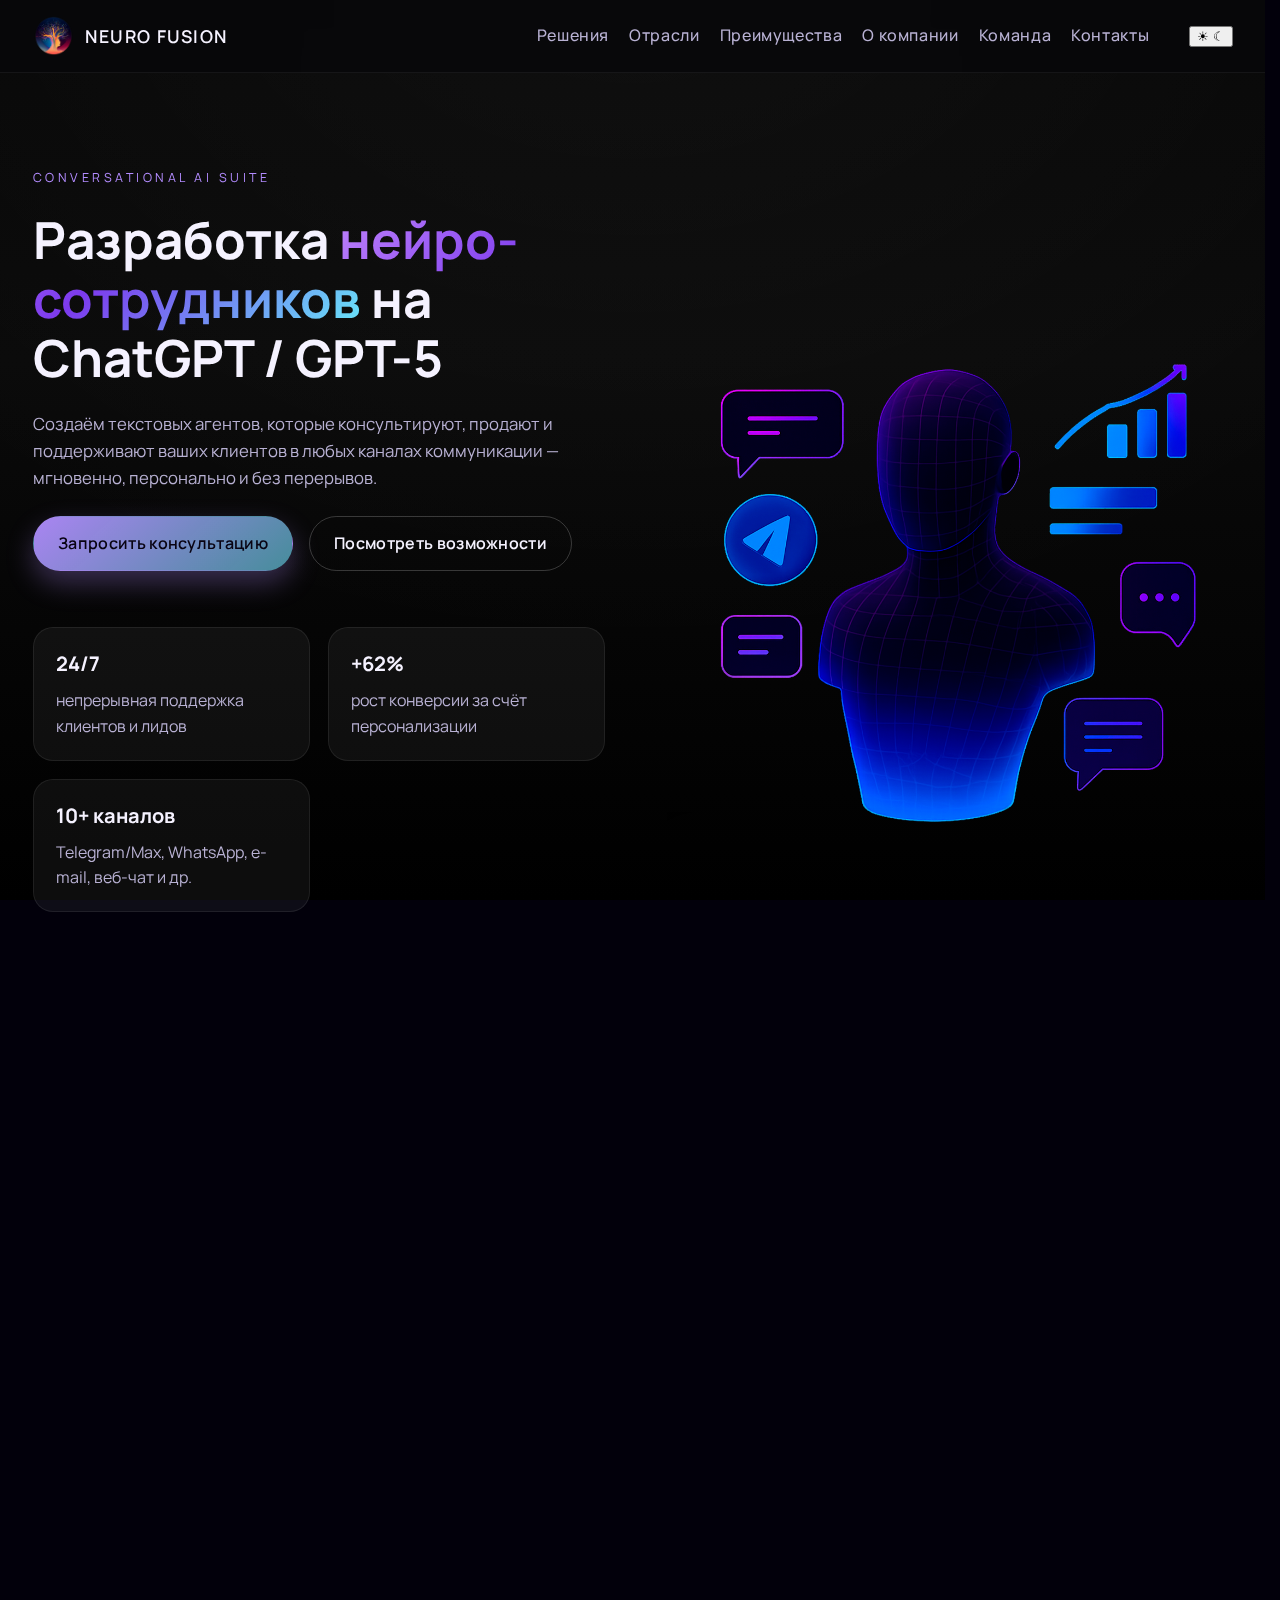
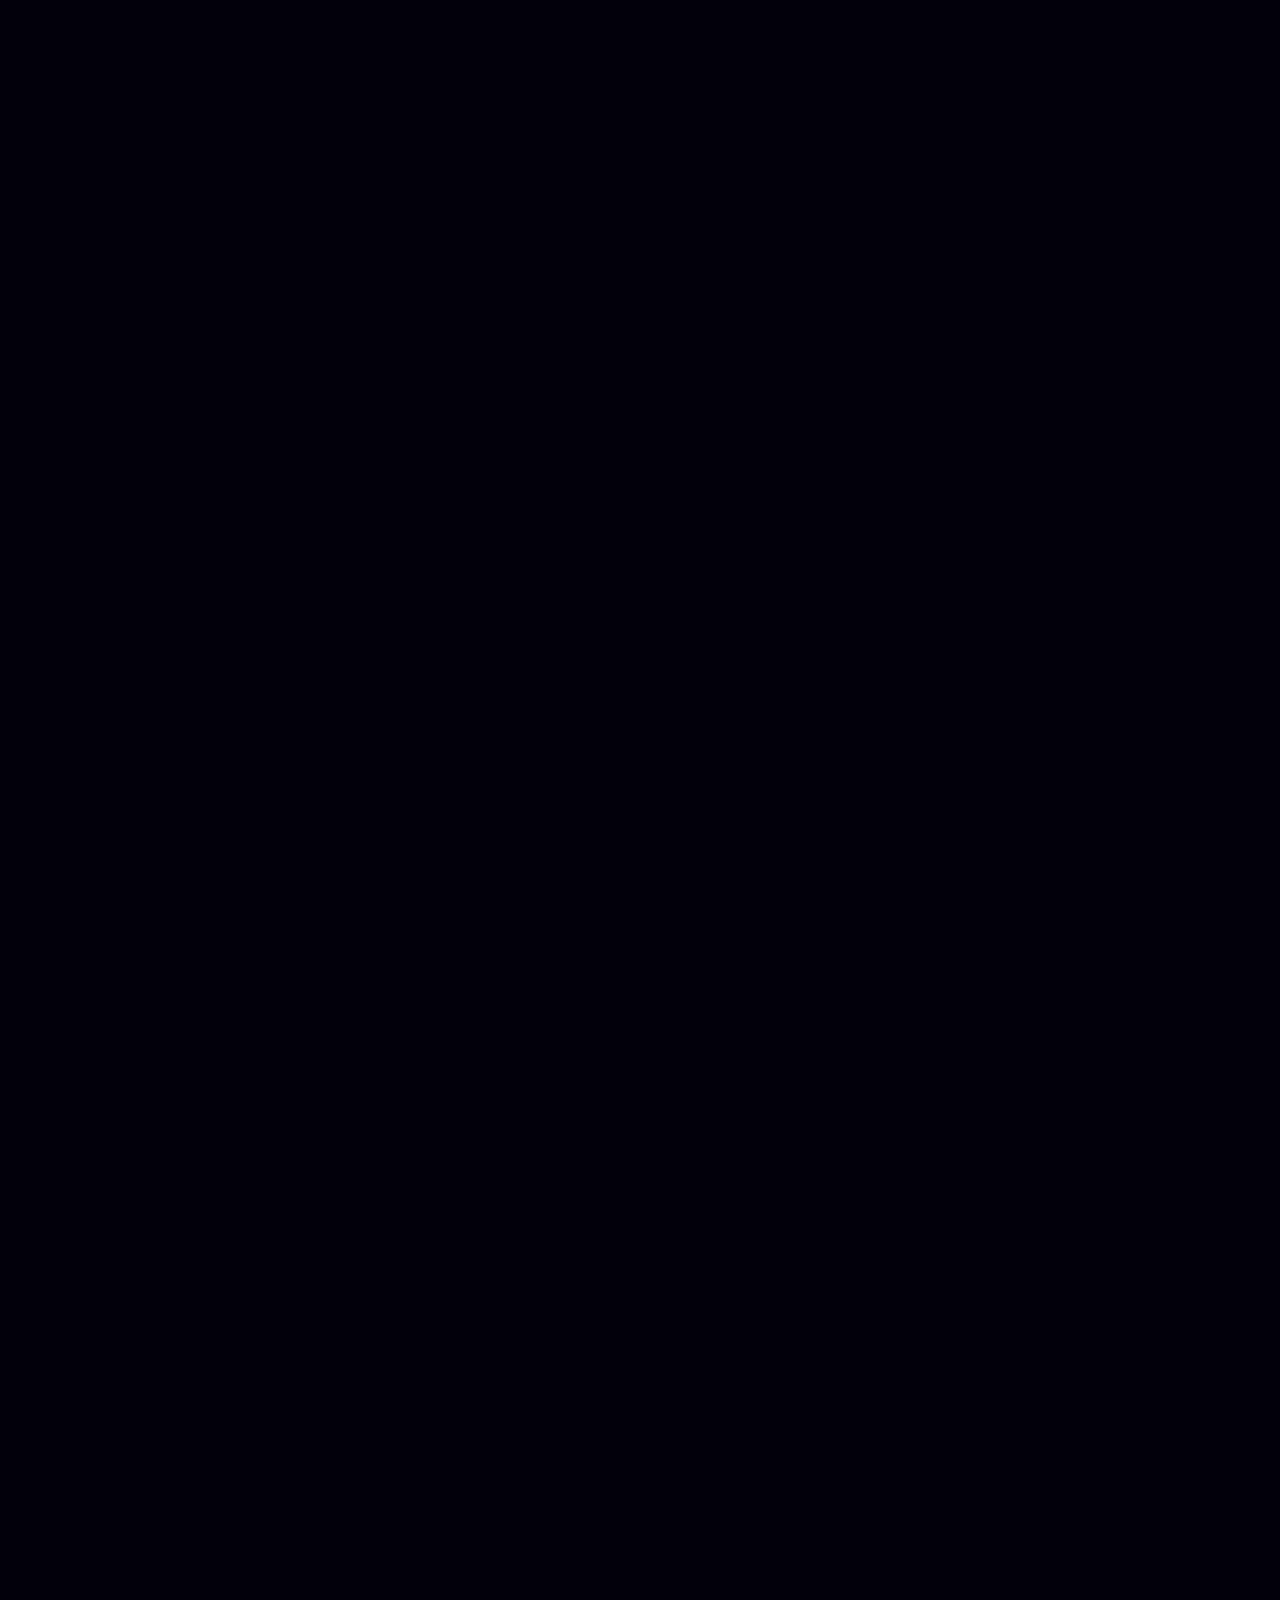
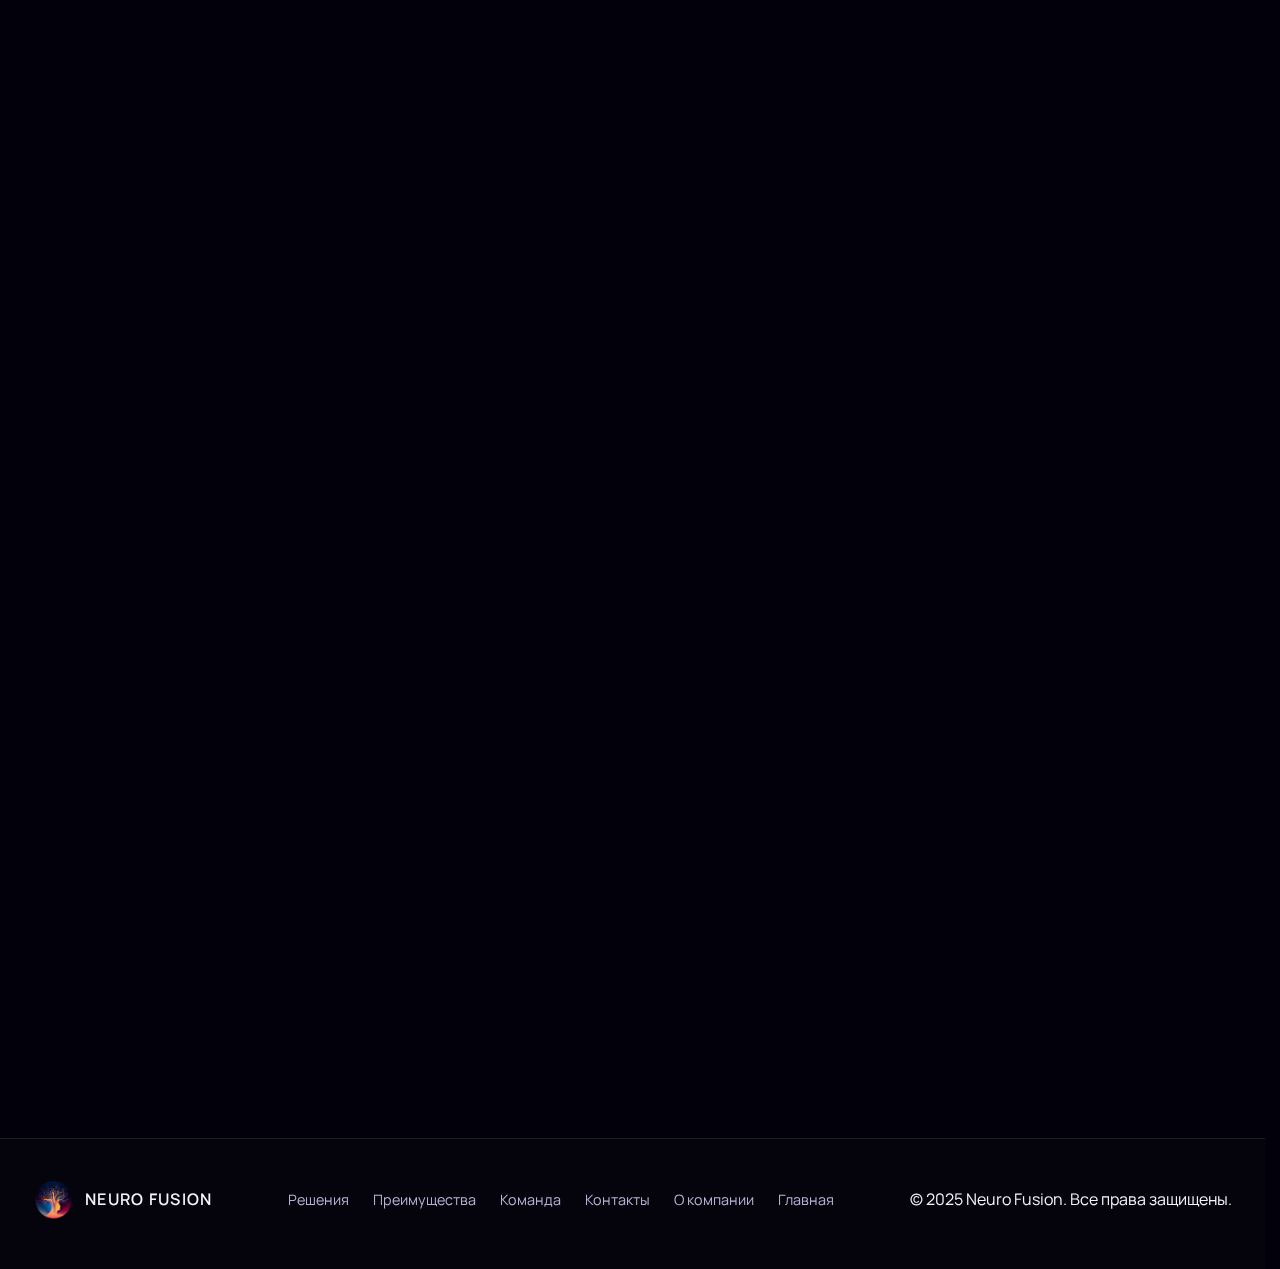
<file: text-agents.html>
<!DOCTYPE html>
<html lang="ru">
<head>
  <meta charset="UTF-8">
  <meta name="viewport" content="width=device-width, initial-scale=1.0">
  <title>Текстовые нейро-сотрудники — Neuro Fusion</title>
  <link rel="preconnect" href="https://fonts.googleapis.com">
  <link rel="preconnect" href="https://fonts.gstatic.com" crossorigin>
  <link href="https://fonts.googleapis.com/css2?family=Manrope:wght@300;400;500;600;700&display=swap" rel="stylesheet">
  <link rel="stylesheet" href="styles.css">
</head>
<body class="product-page">
  <header class="site-header">
    <div class="container nav-container" data-reveal data-reveal-y="-18px" data-reveal-delay="420">
      <a class="brand" href="index.html#hero" aria-label="Neuro Fusion">
        <img class="brand-mark" src="assets/icons/logo_NF.webp" alt="Логотип Neuro Fusion">
        <span class="brand-text">Neuro Fusion</span>
      </a>
      <button class="menu-toggle" type="button" aria-label="Открыть меню" aria-expanded="false" aria-controls="primary-navigation">
        <span class="menu-bar" aria-hidden="true"></span>
        <span class="menu-bar" aria-hidden="true"></span>
        <span class="menu-bar" aria-hidden="true"></span>
      </button>
      <nav class="site-nav" id="primary-navigation" aria-label="Основная навигация">
        <a href="index.html#solutions">Решения</a>
        <a href="index.html#industries">Отрасли</a>
        <a href="index.html#benefits">Преимущества</a>
        <a href="index.html#about">О компании</a>
        <a href="index.html#team">Команда</a>
        <a href="index.html#contact">Контакты</a>
      </nav>
      <button class="theme-toggle" type="button" aria-label="Переключить на светлую тему" aria-pressed="true">
        <span class="theme-toggle__track" aria-hidden="true">
          <span class="theme-toggle__thumb">
            <span class="theme-toggle__icon theme-toggle__icon--sun">☀</span>
            <span class="theme-toggle__icon theme-toggle__icon--moon">☾</span>
          </span>
        </span>
      </button>
      <div class="nav-overlay" aria-hidden="true"></div>
    </div>
  </header>

  <main>
    <section class="product-hero text-agents-hero" id="top">
      <div class="container product-hero-container">
        <div class="product-hero-main">
          <div class="product-hero-text" data-reveal data-reveal-y="40px" data-reveal-duration="1.25" data-reveal-blur="0px" data-reveal-scale="0.975">
            <span class="product-hero-eyebrow">Conversational AI Suite</span>
            <h1>Разработка <span class="gradient-text">нейро-сотрудников</span> на ChatGPT&nbsp;/ GPT-5</h1>
            <p class="product-hero-sub">Создаём текстовых агентов, которые консультируют, продают и поддерживают ваших клиентов в любых каналах коммуникации — мгновенно, персонально и без перерывов.</p>
            <div class="product-hero-cta">
              <a class="btn primary" href="#contact">Запросить консультацию</a>
              <a class="btn ghost" href="#overview">Посмотреть возможности</a>
            </div>
            <ul class="product-hero-features" role="list">
              <li class="product-feature">
                <strong>24/7</strong>
                <span>непрерывная поддержка клиентов и лидов</span>
              </li>
              <li class="product-feature">
                <strong>+62%</strong>
                <span>рост конверсии за счёт персонализации</span>
              </li>
              <li class="product-feature">
                <strong>10+ каналов</strong>
                <span>Telegram/Max, WhatsApp, e-mail, веб-чат и др.</span>
              </li>
            </ul>
          </div>

          <aside class="product-hero-media" aria-hidden="true">
            <div class="hero-image-frame">
              <img class="hide-on-mobile" src="./assets/img/ManAI.png" alt="Менеджер-ассистент на базе ИИ" loading="lazy" data-reveal data-reveal-x="-48px" data-reveal-y="32px" data-reveal-duration="1.25" data-reveal-blur="0px" data-reveal-scale="0.975">
            </div>
          </aside>
        </div>
      </div>
    </section>

    <section class="detail-section text-agents-overview" id="overview">
      <div class="container">
        <h2 class="section-title section-title--sub">Возможностей нейро-сотрудника</h2>
      </div>
      <div class="container detail-grid">
        <article class="detail-card">
          <h2>Консультации и поддержка 24/7</h2>
          <ul class="text-agents-checklist">
            <li>Ответы на частые вопросы, маршрутизация запросов и эскалация в сложных кейсах.</li>
            <li>Контроль SLA: автоматическое уведомление менеджеров при отклонениях.</li>
            <li>Обучение на базе ваших знаний, инструкций и CRM.</li>
          </ul>
        </article>
        <article class="detail-card">
          <h2>Продажи и работа с лидами</h2>
          <ul class="text-agents-checklist">
            <li>Квалификация лидов по заданным критериям и запись на консультацию.</li>
            <li>Персональные сценарии nurturing-цепочек без участия менеджеров.</li>
            <li>Сбор заявок и оплата прямо в мессенджере или на сайте.</li>
          </ul>
        </article>
        <article class="detail-card">
          <h2>Внутренние процессы</h2>
          <ul class="text-agents-checklist">
            <li>Обучение сотрудников и автоматизация HR-коммуникаций.</li>
            <li>Контроль качества: анализ переписок, подсказки операторам и отчёты.</li>
            <li>Интеграция с корпоративными сервисами через API и вебхуки.</li>
          </ul>
        </article>
      </div>
    </section>

    <section class="detail-highlight text-agents-workflow" id="workflow">
      <div class="container highlight-layout">
        <div>
          <p class="workflow-eyebrow">Путь от идеи до запуска</p>
          <h2 class="workflow-title">Как мы создаём текстовых нейро-сотрудников</h2>
          <p class="workflow-lead">Работаем по прозрачному циклу: от диагностики ваших процессов до аналитики и масштабирования. Каждый шаг нацелен на практический результат уже в первую неделю.</p>
        </div>
        <ol class="highlight-list text-agents-steps">
          <li>
            <h3>Диагностика и сбор знаний</h3>
            <p>Изучаем продукт, коммуникации и тональность бренда. Формируем базу знаний и KPI.</p>
          </li>
          <li>
            <h3>Проектирование сценариев</h3>
            <p>Создаём Customer Journey, диалоги и fallback-логики, согласуем с командой.</p>
          </li>
          <li>
            <h3>Интеграции и обучение модели</h3>
            <p>Подключаем CRM, платежи, таск-трекеры. Обучаем агента на ваших данных.</p>
          </li>
          <li>
            <h3>Запуск и оптимизация</h3>
            <p>Включаем мониторинг, настраиваем отчёты и улучшаем сценарии по данным.</p>
          </li>
        </ol>
      </div>
    </section>

    <section class="detail-section text-agents-capabilities">
      <div class="container">
        <h2 class="section-title section-title--sub">Преимущества платформы</h2>
      </div>
      <div class="container detail-grid">
        <article class="detail-card">
          <h2>Сквозная аналитика</h2>
          <p>Виджеты по конверсии, скорости ответов и удовлетворённости. Экспорт в BI-системы и автоматические рассылки отчётов.</p>
        </article>
        <article class="detail-card">
          <h2>Безопасность и контроль</h2>
          <p>Хранение данных на серверах в РФ, разграничение доступа по ролям, аудит переписок и журнал действий для комплаенса.</p>
        </article>
        <article class="detail-card">
          <h2>Гибкая кастомизация</h2>
          <p>Брендовые интерфейсы, мультиязычные сценарии, A/B-тесты и адаптивные шаблоны сообщений под разные сегменты.</p>
        </article>
      </div>
    </section>

    <section class="detail-section text-agents-usecases">
      <div class="container">
        <h2 class="section-title section-title--sub">Решения для разных отраслей</h2>
      </div>
      <div class="container detail-grid">
        <article class="detail-card">
          <h2>E-commerce</h2>
          <p>Помогает подобрать товар, проверяет наличие, оформляет заказ и отслеживает доставку прямо в мессенджере.</p>
        </article>
        <article class="detail-card">
          <h2>EdTech и онлайн-школы</h2>
          <p>Сопровождает студентов, напоминает о занятиях, собирает обратную связь и продаёт апселлы.</p>
        </article>
        <article class="detail-card">
          <h2>FinTech &amp; B2B</h2>
          <p>Автоматизирует консультации по тарифам, проверяет статус заявки, проводит KYC и подготавливает клиента к сделке.</p>
        </article>
      </div>
    </section>

    <section class="detail-cta" id="contact">
      <div class="container">
        <div class="detail-cta-card">
          <div>
            <h2>Запустим текстового нейро-сотрудника для вашей компании</h2>
            <p>Оставьте контакты — команда Neuro Fusion проведёт экспресс-диагностику, предложит сценарии и подготовит план внедрения за 3 рабочих дня.</p>
          </div>
          <div class="cta-actions">
            <a class="btn primary" href="mailto:neurofusion24@yandex.ru">neurofusion24@yandex.ru</a>
            <a class="btn ghost" href="https://t.me/NeuroFusion24_bot" target="_blank" rel="noopener">Написать в Telegram/Max</a>
          </div>
        </div>
      </div>
    </section>
  </main>
  <footer class="site-footer">
    <div class="container footer-container">
      <div class="footer-brand">
        <img class="brand-mark" src="assets/icons/logo_NF.webp" alt="Логотип Neuro Fusion">
        <span class="brand-text">Neuro Fusion</span>
      </div>
      <div class="footer-links">
        <a href="index.html#solutions">Решения</a>
        <a href="index.html#benefits">Преимущества</a>
        <a href="index.html#team">Команда</a>
        <a href="index.html#contact">Контакты</a>
        <a href="index.html#about">О компании</a>
        <a href="index.html">Главная</a>
      </div>
      <p>© 2025 Neuro Fusion. Все права защищены.</p>
    </div>
  </footer>
  <script src="animations.js"></script>
  <script src="site-ui.js"></script>
  <script>
    const menuToggle = document.querySelector('.menu-toggle');
    const navigation = document.querySelector('.site-nav');
    const navOverlay = document.querySelector('.nav-overlay');

    if (menuToggle && navigation) {
      const closeMenu = () => {
        document.body.classList.remove('nav-open');
        menuToggle.setAttribute('aria-expanded', 'false');
        menuToggle.setAttribute('aria-label', 'Открыть меню');
      };

      menuToggle.addEventListener('click', () => {
        const isOpen = document.body.classList.toggle('nav-open');
        menuToggle.setAttribute('aria-expanded', String(isOpen));
        menuToggle.setAttribute('aria-label', isOpen ? 'Закрыть меню' : 'Открыть меню');
      });

      navigation.querySelectorAll('a, .nav-link').forEach((item) => {
        item.addEventListener('click', () => {
          if (document.body.classList.contains('nav-open')) {
            closeMenu();
          }
        });
      });

      if (navOverlay) {
        navOverlay.addEventListener('click', () => {
          if (document.body.classList.contains('nav-open')) {
            closeMenu();
          }
        });
      }

      document.addEventListener('keydown', (event) => {
        if (event.key === 'Escape' && document.body.classList.contains('nav-open')) {
          closeMenu();
        }
      });
    }
  </script>
</body>
</html>
</file>
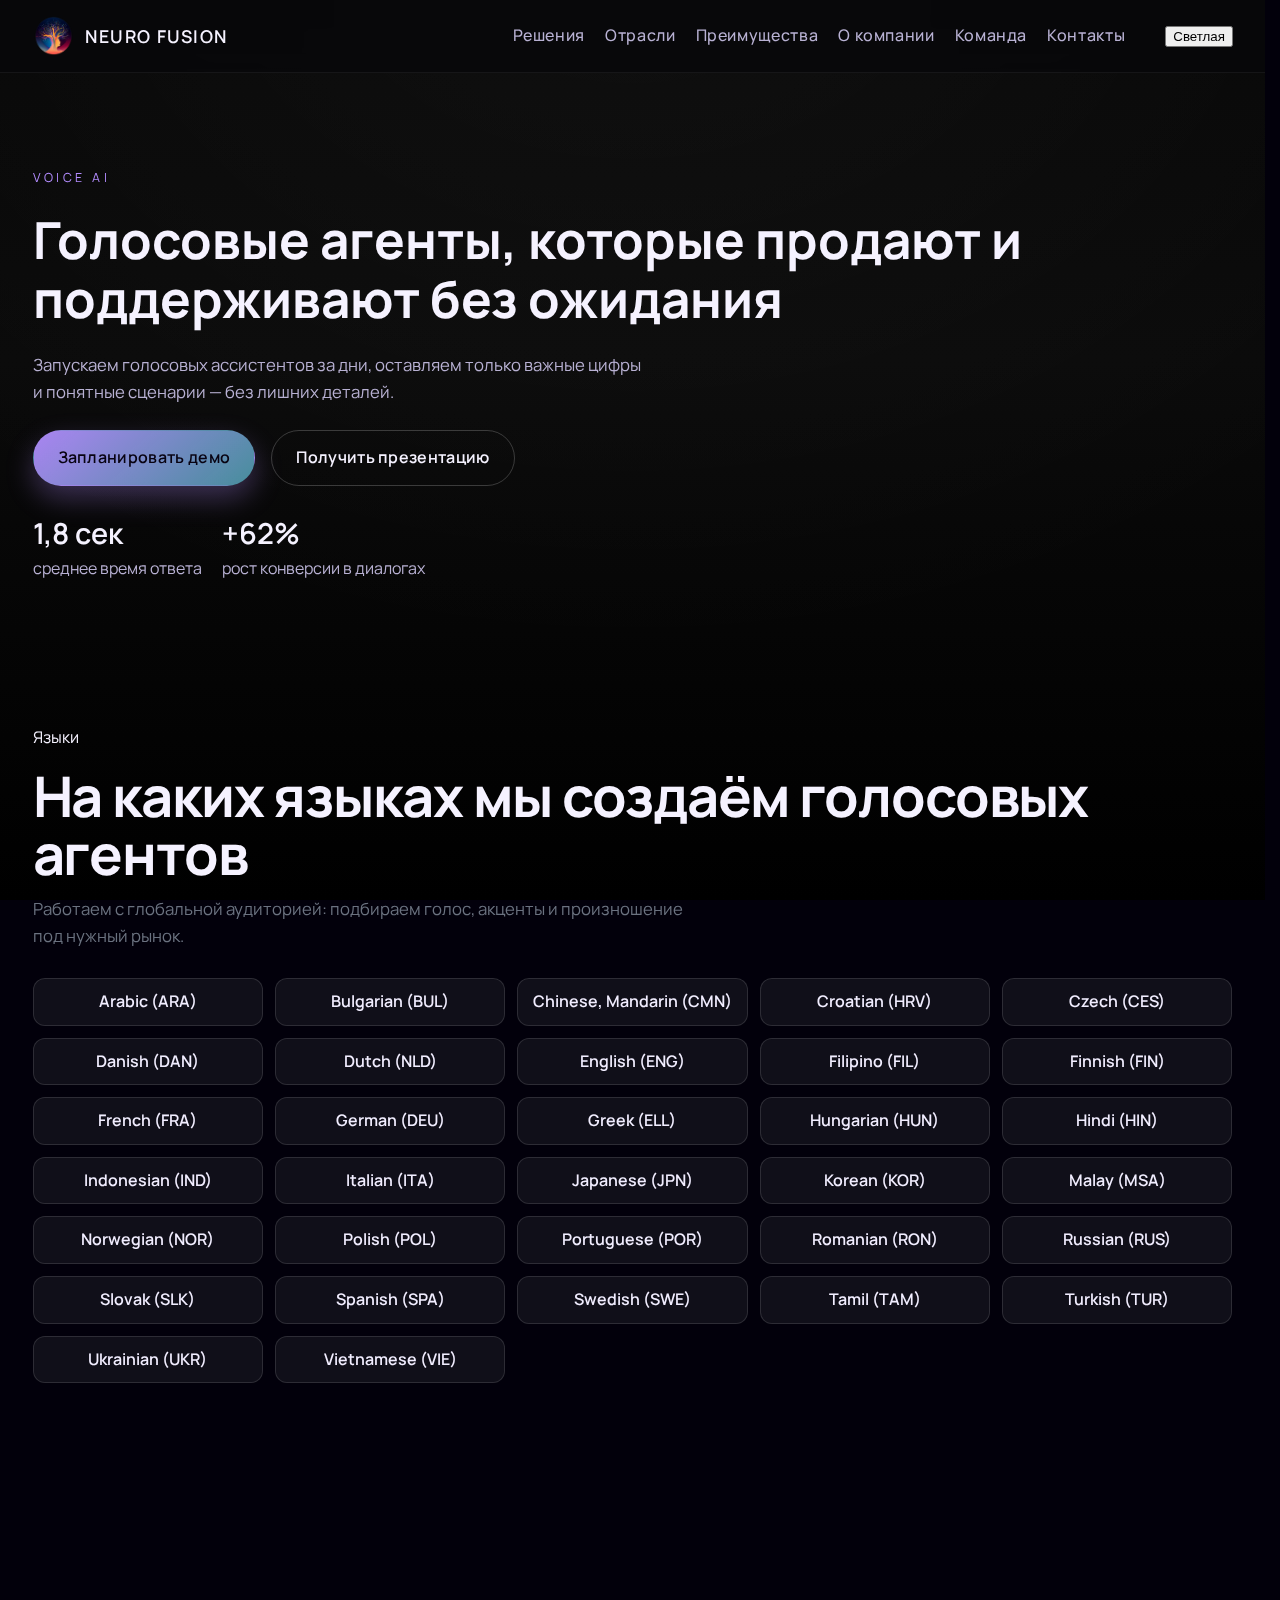
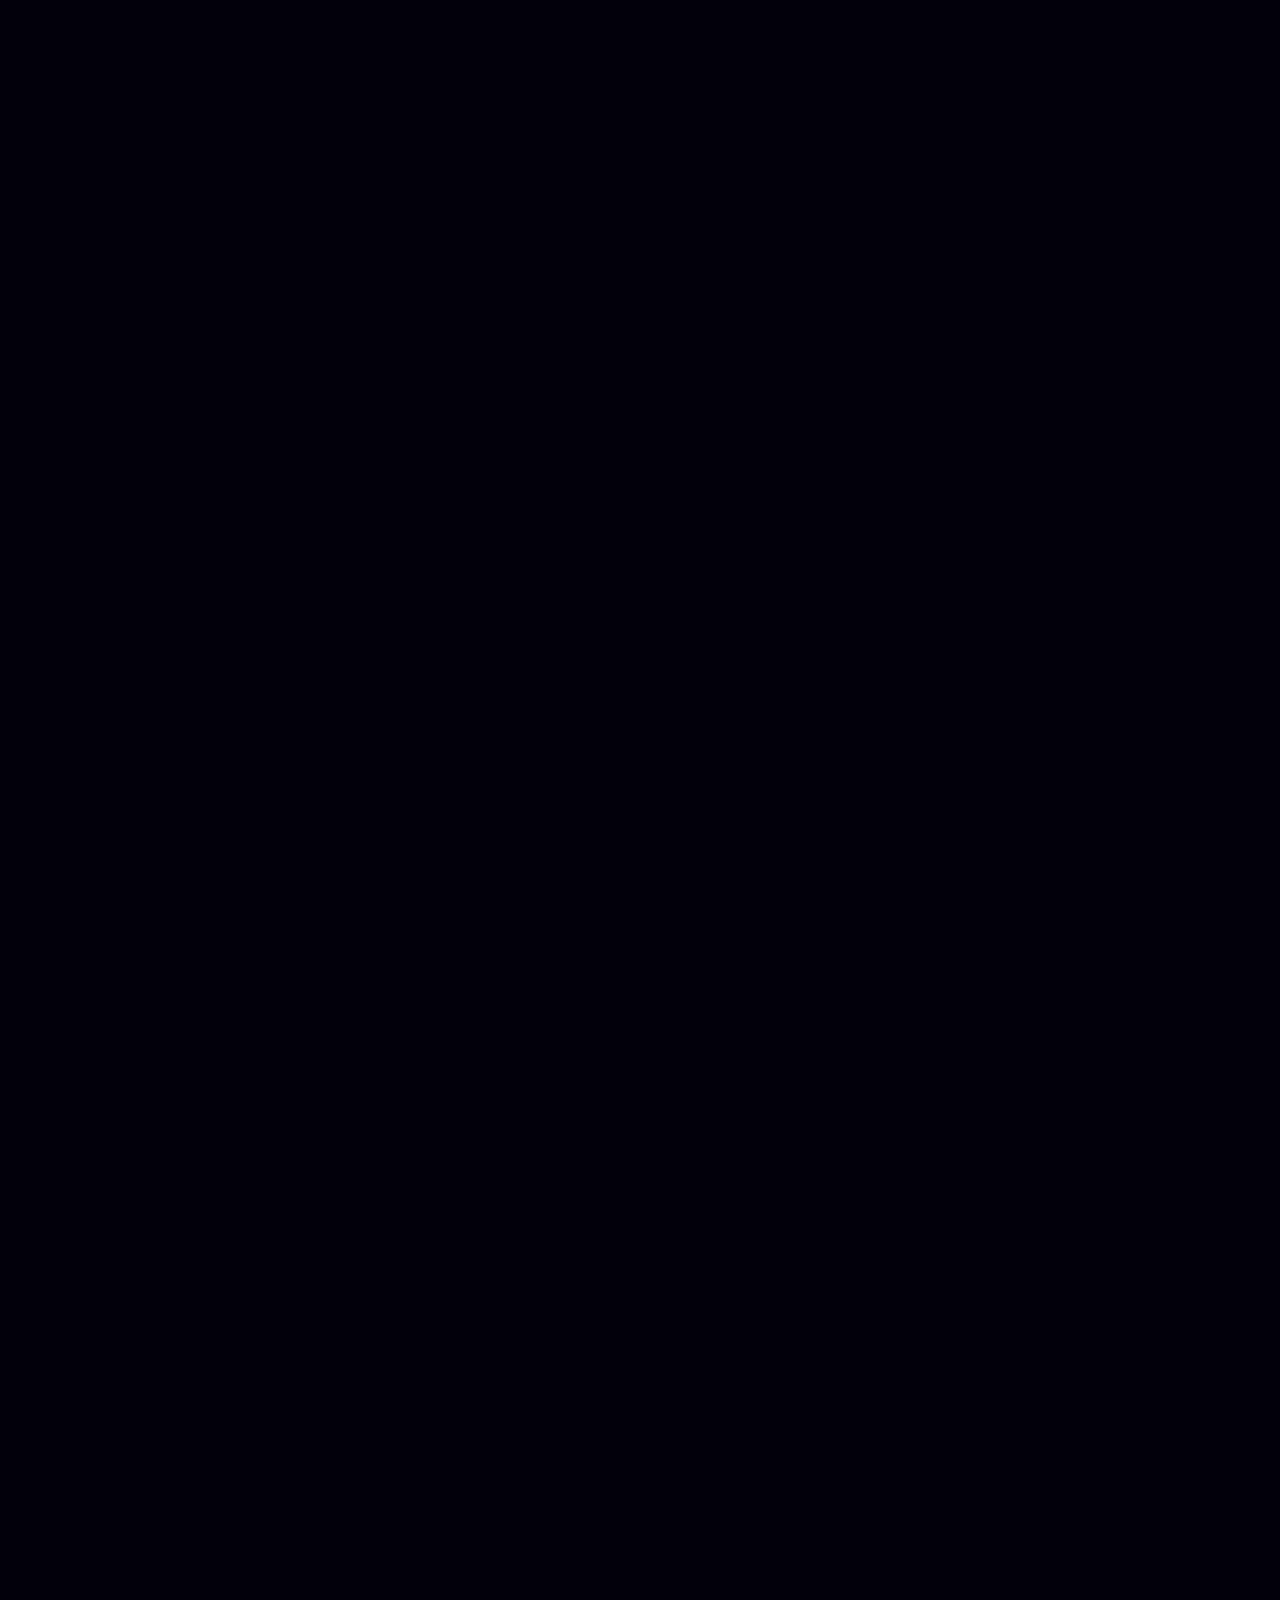
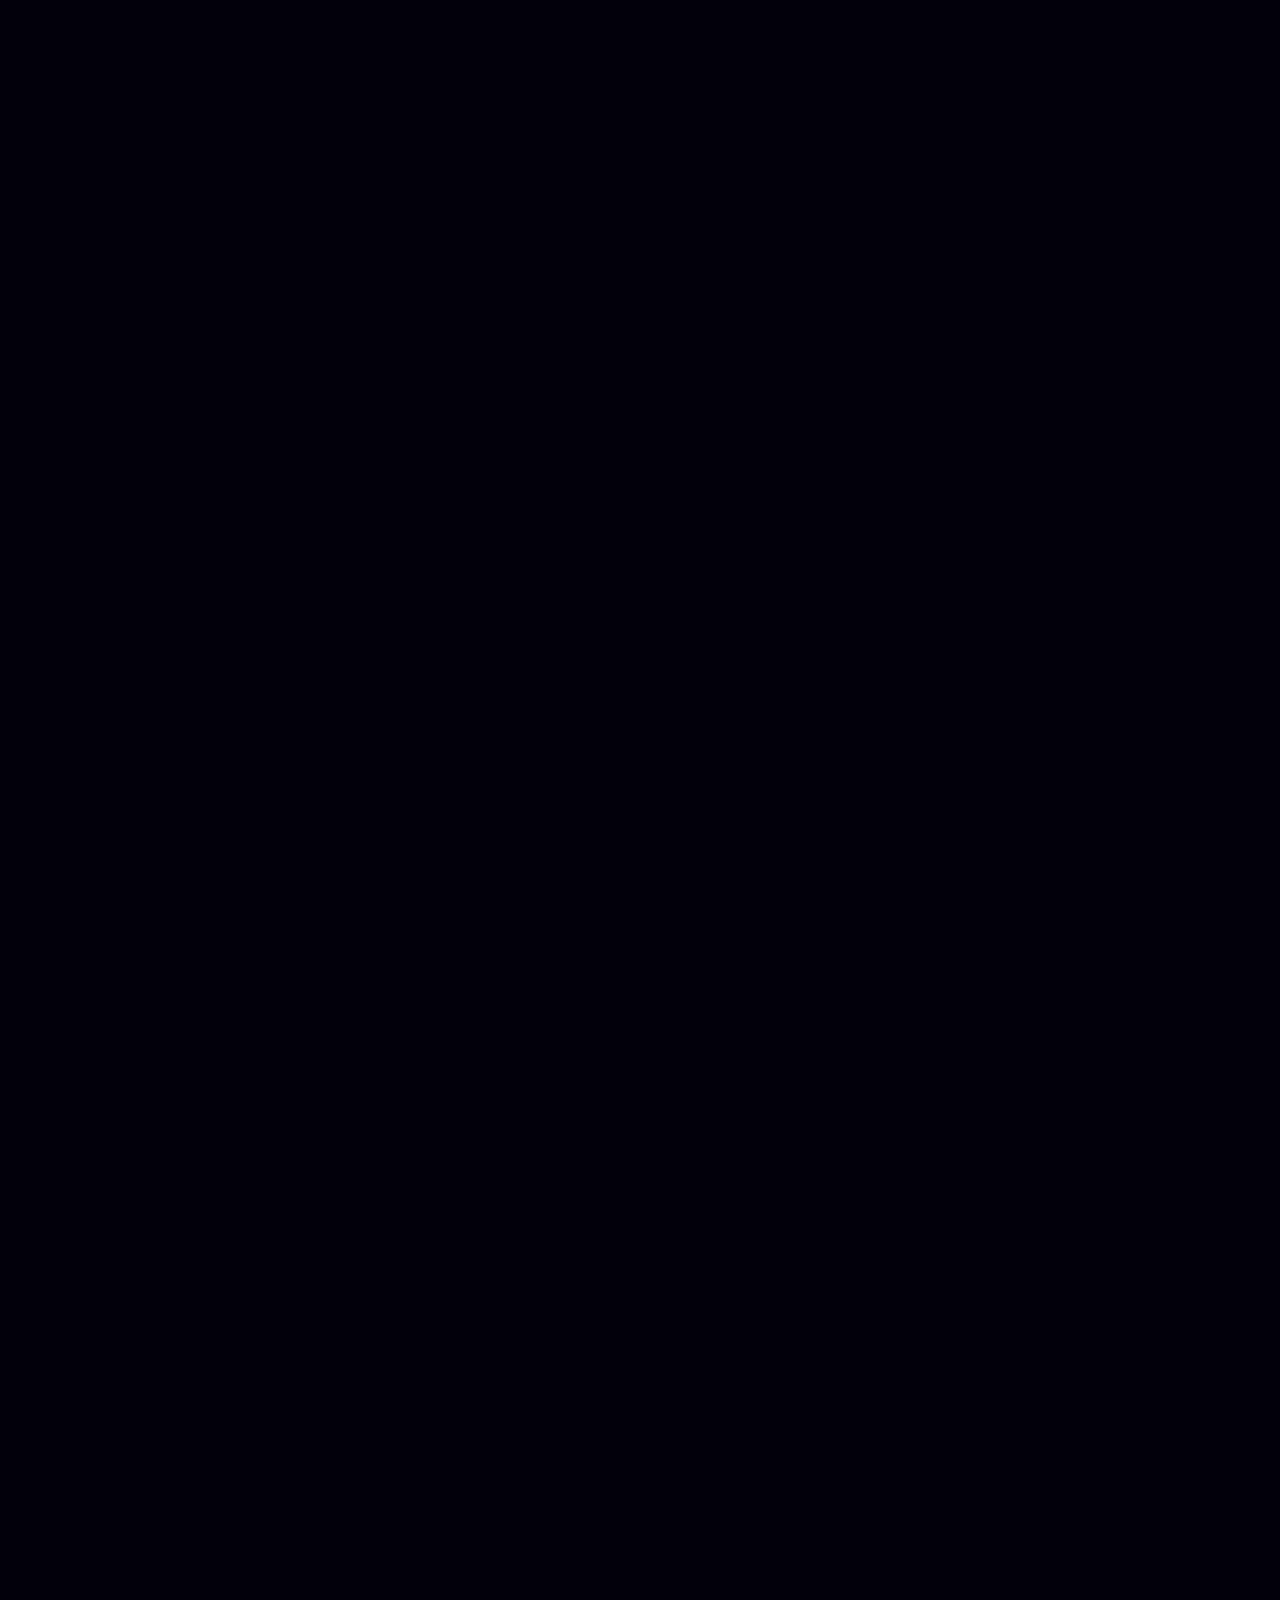
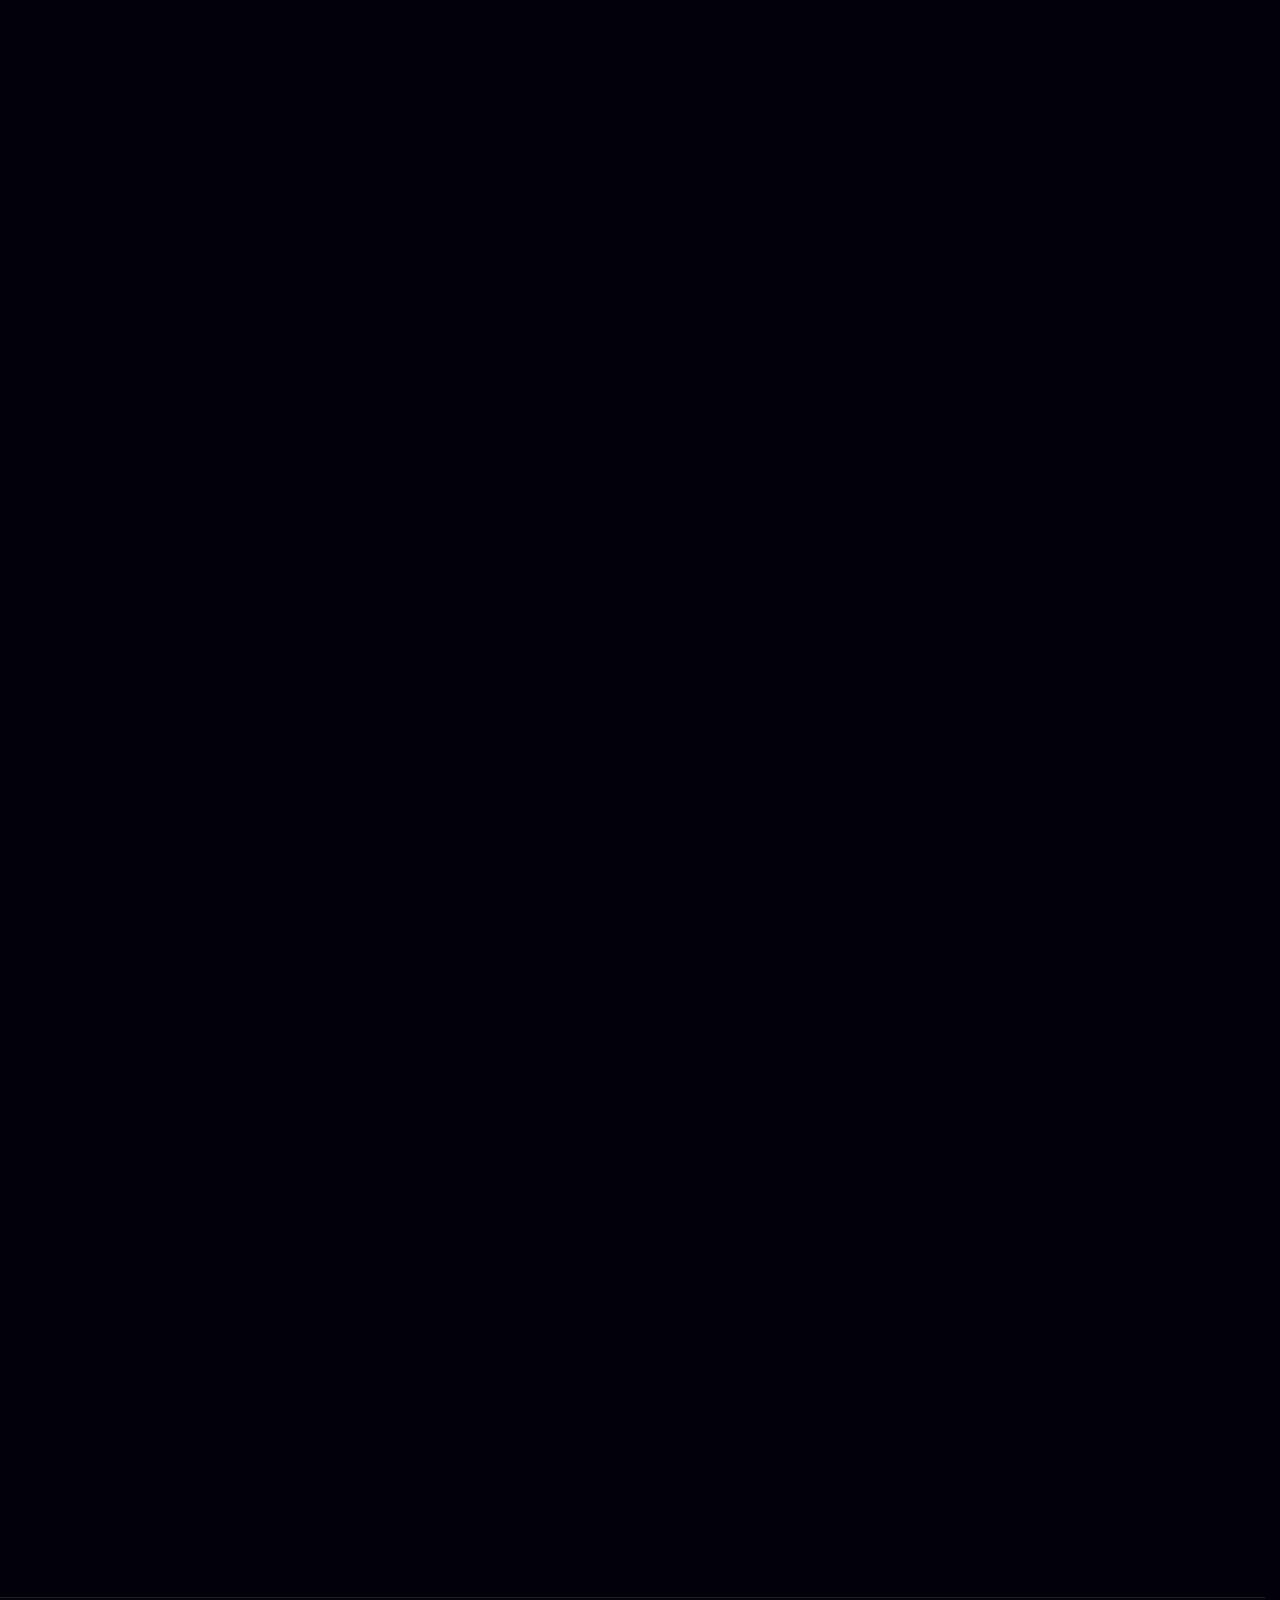
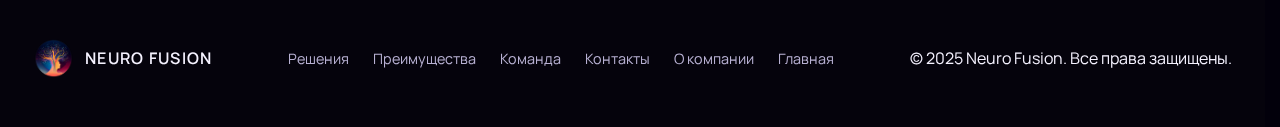
<file: voice-agents.html>
<!DOCTYPE html>
<html lang="ru">

<head>
  <meta charset="UTF-8">
  <meta name="viewport" content="width=device-width, initial-scale=1.0">
  <title>Голосовые нейро-продавцы — Neuro Fusion Voice AI</title>
  <link rel="preconnect" href="https://fonts.googleapis.com">
  <link rel="preconnect" href="https://fonts.gstatic.com" crossorigin>
  <link href="https://fonts.googleapis.com/css2?family=Manrope:wght@300;400;500;600;700&display=swap" rel="stylesheet">
  <link rel="stylesheet" href="styles.css">



</head>

<body class="product-page voice-agents-page">
  <header class="site-header">
    <div class="container nav-container" data-reveal data-reveal-y="-18px" data-reveal-delay="420">
      <a class="brand" href="index.html#hero" aria-label="Neuro Fusion">
        <img class="brand-mark" src="assets/icons/logo_NF.webp" alt="Логотип Neuro Fusion">
        <span class="brand-text">Neuro Fusion</span>
      </a>
      <button class="menu-toggle" type="button" aria-label="Открыть меню" aria-expanded="false"
              aria-controls="voice-navigation">
        <span class="menu-bar" aria-hidden="true"></span>
        <span class="menu-bar" aria-hidden="true"></span>
        <span class="menu-bar" aria-hidden="true"></span>
      </button>
      <nav class="site-nav" id="voice-navigation" aria-label="Основная навигация">
        <a href="index.html#solutions">Решения</a>
        <a href="index.html#industries">Отрасли</a>
        <a href="index.html#benefits">Преимущества</a>
        <a href="index.html#about">О компании</a>
        <a href="index.html#team">Команда</a>
        <a href="index.html#contact">Контакты</a>
      </nav>
      <button class="theme-toggle" type="button" aria-label="Переключить тему" aria-pressed="false">
        <span class="theme-toggle__label">Светлая</span>
      </button>
      <div class="nav-overlay" aria-hidden="true"></div>
    </div>
  </header>

  <main>
    <section class="product-hero" id="top">
      <div class="container product-hero-container">
        <div class="product-hero-main">
          <div class="product-hero-text">
            <span class="product-hero-eyebrow">Voice AI</span>
            <h1>Голосовые агенты, которые продают и поддерживают без ожидания</h1>
            <p class="product-hero-sub">Запускаем голосовых ассистентов за дни, оставляем только важные цифры и понятные сценарии — без лишних деталей.</p>
            <div class="product-hero-cta">
              <a class="btn primary" href="#demo">Запланировать демо</a>
              <a class="btn ghost" href="#brief">Получить презентацию</a>
            </div>
            <div class="hero-stats compact">
              <div>
                <span class="stat">1,8 сек</span>
                <span class="stat-label">среднее время ответа</span>
              </div>
              <div>
                <span class="stat">+62%</span>
                <span class="stat-label">рост конверсии в диалогах</span>
              </div>
            </div>
          </div>
        </div>
      </div>
    </section>

    <section class="nf-languages" id="languages">
      <div class="container">
        <p class="eyebrow">Языки</p>
        <h2 class="section-title">На каких языках мы создаём голосовых агентов</h2>
        <p class="section-lead">Работаем с глобальной аудиторией: подбираем голос, акценты и произношение под нужный рынок.</p>
        <div class="language-grid">
          <span class="lang-pill">Arabic (ARA)</span>
          <span class="lang-pill">Bulgarian (BUL)</span>
          <span class="lang-pill">Chinese, Mandarin (CMN)</span>
          <span class="lang-pill">Croatian (HRV)</span>
          <span class="lang-pill">Czech (CES)</span>
          <span class="lang-pill">Danish (DAN)</span>
          <span class="lang-pill">Dutch (NLD)</span>
          <span class="lang-pill">English (ENG)</span>
          <span class="lang-pill">Filipino (FIL)</span>
          <span class="lang-pill">Finnish (FIN)</span>
          <span class="lang-pill">French (FRA)</span>
          <span class="lang-pill">German (DEU)</span>
          <span class="lang-pill">Greek (ELL)</span>
          <span class="lang-pill">Hungarian (HUN)</span>
          <span class="lang-pill">Hindi (HIN)</span>
          <span class="lang-pill">Indonesian (IND)</span>
          <span class="lang-pill">Italian (ITA)</span>
          <span class="lang-pill">Japanese (JPN)</span>
          <span class="lang-pill">Korean (KOR)</span>
          <span class="lang-pill">Malay (MSA)</span>
          <span class="lang-pill">Norwegian (NOR)</span>
          <span class="lang-pill">Polish (POL)</span>
          <span class="lang-pill">Portuguese (POR)</span>
          <span class="lang-pill">Romanian (RON)</span>
          <span class="lang-pill">Russian (RUS)</span>
          <span class="lang-pill">Slovak (SLK)</span>
          <span class="lang-pill">Spanish (SPA)</span>
          <span class="lang-pill">Swedish (SWE)</span>
          <span class="lang-pill">Tamil (TAM)</span>
          <span class="lang-pill">Turkish (TUR)</span>
          <span class="lang-pill">Ukrainian (UKR)</span>
          <span class="lang-pill">Vietnamese (VIE)</span>
        </div>
      </div>
    </section>


    <!-- Voice OS (accordion + preview, RU) -->
    <section class="voice-os-ref" id="voice-os">
      <div class="container voice-os-ref__grid">
        <!-- LEFT: FAQ / Accordion -->
        <div class="voice-os-ref__left">
          <h2 class="voice-os-ref__title">Полноценная голосовая ОС с искусственным интеллектом</h2>
          <p class="voice-os-ref__lead">
            Единая платформа для автоматизации, управления и масштабирования каждого звонка — от маршрутизации до решения.
            Всё для создания и запуска голосовых агентов ИИ в одном инструменте.
          </p>

          <div class="nf-accordion" role="tablist">
            <!-- item 1 (expanded by default) -->
            <div class="nf-accordion__item is-open">
              <button class="nf-accordion__trigger" id="acc-tab-1"
                      aria-controls="acc-panel-1" aria-expanded="true" role="tab">
                <span class="nf-ico" aria-hidden="true">
                  <!-- телефон / SIP -->
                  <svg viewBox="0 0 24 24" width="24" height="24" fill="none" stroke="currentColor">
                    <path d="M22 16.9v3a2 2 0 0 1-2.2 2A19.8 19.8 0 0 1 9.2 16.2a19.5 19.5 0 0 1-6-6A19.8 19.8 0 0 1 2.1 4.2 2 2 0 0 1 4 2h3a2 2 0 0 1 2 1.7c.1.9.3 1.7.6 2.5a2 2 0 0 1-.4 2.1L8.1 9.9a16 16 0 0 0 6 6l1.6-1.6a2 2 0 0 1 2.1-.4c.8.3 1.6.5 2.5.6A2 2 0 0 1 22 16.9z"
                          stroke-width="2" stroke-linecap="round" stroke-linejoin="round"/>
                  </svg></span>
                <span class="nf-accordion__title">Телефония через SIP-транкинг</span>
                <span class="nf-chevron" aria-hidden="true"></span>
              </button>
              <div class="nf-accordion__panel" id="acc-panel-1" role="region" aria-labelledby="acc-tab-1">
                Подключайтесь к провайдерам вроде RingCentral, NICE и др. через гибкий elastic SIP. Настройка, не зависящая
                от оператора, для быстрого развёртывания.
              </div>
            </div>

            <!-- item 2 -->
            <div class="nf-accordion__item">
              <button class="nf-accordion__trigger" id="acc-tab-2"
                      aria-controls="acc-panel-2" aria-expanded="false" role="tab">
                <span class="nf-ico" aria-hidden="true">
                  <svg viewBox="0 0 24 24" width="24" height="24" fill="none" stroke="currentColor">
                    <path d="M5 5l14 14M19 5v14H5" stroke-width="2" stroke-linecap="round" stroke-linejoin="round"/>
                  </svg>
                </span>
                <span class="nf-accordion__title">Настраиваемые действия</span>
                <span class="nf-chevron" aria-hidden="true"></span>
              </button>
              <div class="nf-accordion__panel" id="acc-panel-2" role="region" aria-labelledby="acc-tab-2" hidden>
                Агенты могут отправлять SMS, отслеживать заказы, создавать тикеты — рутина автоматизируется, команда
                фокусируется на важном.
              </div>
            </div>

            <!-- item 3 -->
            <div class="nf-accordion__item">
              <button class="nf-accordion__trigger" id="acc-tab-3"
                      aria-controls="acc-panel-3" aria-expanded="false" role="tab">
                <span class="nf-ico" aria-hidden="true">
                  <svg viewBox="0 0 24 24" width="24" height="24" fill="none" stroke="currentColor">
                    <rect x="3" y="3" width="7" height="7" rx="2" stroke-width="2"/>
                    <rect x="14" y="3" width="7" height="7" rx="2" stroke-width="2"/>
                    <rect x="14" y="14" width="7" height="7" rx="2" stroke-width="2"/>
                    <path d="M7 10v4a2 2 0 0 0 2 2h5" stroke-width="2"/>
                  </svg>
                </span>
                <span class="nf-accordion__title">Пользовательские рабочие процессы</span>
                <span class="nf-chevron" aria-hidden="true"></span>
              </button>
              <div class="nf-accordion__panel" id="acc-panel-3" role="region" aria-labelledby="acc-tab-3" hidden>
                Автоматизируйте полный поток звонка: бронирование, перевод, эскалация — всё настраивается под вашу логику.
              </div>
            </div>

            <!-- item 4 -->
            <div class="nf-accordion__item">
              <button class="nf-accordion__trigger" id="acc-tab-4"
                      aria-controls="acc-panel-4" aria-expanded="false" role="tab">
                <span class="nf-ico" aria-hidden="true">
                  <svg viewBox="0 0 24 24" width="24" height="24" fill="none" stroke="currentColor">
                    <circle cx="12" cy="12" r="9" stroke-width="2"/>
                    <path d="M2.5 12h19M12 2.5a15 15 0 0 1 0 19M12 2.5a15 15 0 0 0 0 19" stroke-width="2"/>
                  </svg>
                </span>
                <span class="nf-accordion__title">Многоязычные агенты</span>
                <span class="nf-chevron" aria-hidden="true"></span>
              </button>
              <div class="nf-accordion__panel" id="acc-panel-4" role="region" aria-labelledby="acc-tab-4" hidden>
                Развёртывание на 30+ языках. Управляйте глобальными диалогами без дублирования сценариев.
              </div>
            </div>
          </div>
        </div>

        <!-- RIGHT: preview -->
        <aside class="voice-os-ref__right" aria-label="Превью интеграции SIP">
          <div class="preview-card">
            <div class="preview-bubble">
              <div class="bubble-pill">
                <span class="s-logo" aria-hidden="true">S</span>
                <div>
                  <div class="bubble-title">Custom Telephony</div>
                  <div class="bubble-sub">Integrates with your existing SIP stack.</div>
                </div>
              </div>

              <div class="bubble-pill ghost">
                <div class="bubble-title with-ico">
                  <span class="sip-ico" aria-hidden="true"></span> SIP Trunking
                </div>
                <span class="status-dot" aria-label="connected"></span>
              </div>

              <div class="preview-icons">
                <span class="i tel" aria-hidden="true"></span>
                <span class="i mobile" aria-hidden="true"></span>
                <span class="i chat" aria-hidden="true"></span>
              </div>
            </div>
          </div>
          <a class="btn primary preview-cta" href="index.html#contact">Связаться с отделом продаж</a>
        </aside>
      </div>
    </section>


    <!-- ===== Статистика ===== -->
    <section class="nf-stats" id="stats">
      <div class="container stats-grid">
        <article class="stat-card">
          <div class="stat-value">45M+</div>
          <h3 class="stat-title">Звонки клиентам</h3>
          <p class="stat-desc">Производительность ИИ подтверждена на реальных проектах с большим трафиком.</p>
        </article>

        <article class="stat-card">
          <div class="stat-value">4M+</div>
          <h3 class="stat-title">Сэкономленные часы</h3>
          <p class="stat-desc">Меньше ручных звонков — больше времени на рост, продажи и поддержку.</p>
        </article>

        <article class="stat-card">
          <div class="stat-value">+35%</div>
          <h3 class="stat-title">Отвеченные звонки</h3>
          <p class="stat-desc">Без удержания и музыки — моментальные ответы и меньше упущенных возможностей.</p>
        </article>

        <article class="stat-card">
          <div class="stat-value">99.9%</div>
          <h3 class="stat-title">Время безотказной работы</h3>
          <p class="stat-desc">Надёжные агенты ИИ, на которых можно положиться каждую минуту.</p>
        </article>
      </div>
    </section>



    <!-- ===== Примеры использования ===== -->
    <section class="nf-usecases" id="usecases">
      <div class="container">
        <p class="eyebrow">Примеры использования</p>
        <h2 class="section-title">Услышите голосовой ИИ в действии</h2>
        <p class="section-lead">
          Слушайте реальные звонки голосовых агентов: ответы на вопросы, квалификация лидов и запись на встречи — без лишних деталей.
        </p>

        <div class="usecases-grid">
          <article class="usecard audio-card">
            <div class="audio-visual" aria-hidden="true"></div>
            <div class="audio-body">
              <div class="audio-meta">
                <span class="audio-label">Поддержка клиентов</span>
                <span class="audio-time">3:45</span>
              </div>
              <p>Фрагмент реального звонка: голосовой агент помогает клиенту без участия оператора.</p>
              <div class="audio-player">
                <button class="audio-btn" type="button">Слушать аудио</button>
                <audio controls src="assets/hana_demo.mp3" type="audio/wav"></audio>
              </div>
            </div>
          </article>

          <article class="usecard">
            <div class="usecard-body">
              <h3>Колл-центры</h3>
              <p>Уменьшайте время ожидания и держите уровень сервиса в пиковые часы без расширения штата.</p>
              <a class="use-link" href="#demo">Слушать диалог о заказе</a>
            </div>
          </article>

          <article class="usecard">
            <div class="usecard-body">
              <h3>Запись на приём</h3>
              <p>Автоматически подтверждаем, переносим и напоминаем — меньше no-show, больше довольных клиентов.</p>
              <a class="use-link" href="#demo">Как работает в клиниках</a>
            </div>
          </article>
        </div>
      </div>
    </section>

    
    <!-- ===== Запуск агентов — карусель ===== -->
    <section class="nf-steps" id="steps">
      <div class="container">
        <p class="eyebrow">Запуск за считанные минуты</p>
        <h2 class="section-title">Запуск агентов в 4 простых шага</h2>
        <p class="section-lead">
          Создавайте и запускайте голосовых агентов ИИ за минуты — без программирования.
          Четыре шага, чтобы выйти в эфир и начать реальные разговоры 24/7.
        </p>

        <div class="steps-rail">
          <button class="steps-nav prev" aria-label="Предыдущие шаги" disabled>
            <svg viewBox="0 0 24 24" width="18" height="18" aria-hidden="true"><path d="M15 6l-6 6 6 6" fill="none" stroke="currentColor" stroke-width="2" stroke-linecap="round" stroke-linejoin="round"/></svg>
          </button>
          <button class="steps-nav next" aria-label="Следующие шаги">
            <svg viewBox="0 0 24 24" width="18" height="18" aria-hidden="true"><path d="M9 6l6 6-6 6" fill="none" stroke="currentColor" stroke-width="2" stroke-linecap="round" stroke-linejoin="round"/></svg>
          </button>

          <div class="steps-viewport" tabindex="0" role="region" aria-label="Список шагов">
            <ul class="steps-track">
              <!-- ШАГ 1 -->
              <li class="step-card">
                <div class="step-media" aria-hidden="true"></div>
                <div class="step-body">
                  <span class="step-num">ШАГ 1</span>
                  <h3>Определите цель</h3>
                  <p>Выберите: бронирование, поддержка, квалификация лидов и т.д. Начните с шаблона или создайте с нуля.</p>
                </div>
              </li>

              <!-- ШАГ 2 -->
              <li class="step-card">
                <div class="step-media" aria-hidden="true"></div>
                <div class="step-body">
                  <span class="step-num">ШАГ 2</span>
                  <h3>Сборка агента</h3>
                  <p>Визуальный конструктор: вопросы, ответы, действия и логика. Выберите голос под бренд.</p>
                </div>
              </li>

              <!-- ШАГ 3 -->
              <li class="step-card">
                <div class="step-media" aria-hidden="true"></div>
                <div class="step-body">
                  <span class="step-num">ШАГ 3</span>
                  <h3>Подключение инструментов</h3>
                  <p>CRM, календари, Zapier/HubSpot, webhooks — для маршрутизации и автоматизации.</p>
                </div>
              </li>

              <!-- ШАГ 4 -->
              <li class="step-card">
                <div class="step-media" aria-hidden="true"></div>
                <div class="step-body">
                  <span class="step-num">ШАГ 4</span>
                  <h3>Развертывание и мониторинг</h3>
                  <p>Протестируйте, запустите в эфир и отслеживайте качество, производительность и результаты.</p>
                </div>
              </li>

              <!-- CTA карточка справа -->
              <li class="step-cta">
                <div class="cta-inner">
                  <h3>Готовы создать своего агента ИИ?</h3>
                  <p>Запускайте умные и быстрые звонки за считанные минуты — в фиолетовой ОС Neuro Fusion.</p>
                  <a class="btn primary light-on-purple" href="index.html#contact">Связаться с отделом продаж</a>
                </div>
              </li>
            </ul>
          </div>
        </div>
      </div>
    </section>



    <!-- ===== Кейсы (карусель) ===== -->
    <section class="nf-cases" id="cases">
      <div class="container">
        <p class="eyebrow">Кейсы</p>
        <h2 class="section-title">Посмотрите, как команды используют Neuro&nbsp;Fusion</h2>
        <div class="cases-head">
          <p class="section-lead">
            Реальные результаты компаний, которые автоматизировали продажи, поддержку и запись
            с помощью голосовых ИИ-агентов. Быстрее звонки, ниже затраты и лучшая конверсия.
          </p>

          <!-- Стрелки -->
          <div class="cases-arrows">
            <button class="cases-nav prev" aria-label="Предыдущие кейсы" disabled>
              <svg viewBox="0 0 24 24" width="18" height="18"><path d="M15 6l-6 6 6 6" fill="none" stroke="currentColor" stroke-width="2" stroke-linecap="round" stroke-linejoin="round"/></svg>
            </button>
            <button class="cases-nav next" aria-label="Следующие кейсы">
              <svg viewBox="0 0 24 24" width="18" height="18"><path d="M9 6l6 6-6 6" fill="none" stroke="currentColor" stroke-width="2" stroke-linecap="round" stroke-linejoin="round"/></svg>
            </button>
          </div>
        </div>

        <div class="cases-viewport" tabindex="0" role="region" aria-label="Список кейсов">
          <ul class="cases-track">
            <!-- СЛАЙД 1 -->
            <li class="case-slide">
              <article class="case-card">
                <div class="case-content">
                  <div class="case-topline">
                    <span class="label">КЕЙСЫ</span>
                    <div class="tags">
                      <span class="tag">Поддержка клиентов</span>
                      <span class="sep"></span>
                      <span class="tag">Запись на приём</span>
                      <span class="sep"></span>
                      <span class="tag">Квалификация лидов</span>
                    </div>
                  </div>

                  <hr class="case-divider first">
                  <p class="case-text">
                    Международный BPO-оператор модернизировал голосовые операции с помощью white-label ИИ-агентов.
                    За 60 дней развернули 40+ брендированных агентов, автоматизировав более 600 тыс. звонков в месяц — без найма новых сотрудников.
                  </p>
                  <hr class="case-divider">
                  <div class="company-stats">
                    <span class="item">🇺🇸🇱🇦 США &amp; LATAM</span>
                    <span class="item">🏢 BPO &amp; Контакт-центр</span>
                    <span class="item">👥 3000+</span>
                  </div>
                </div>

                <div class="case-visual">
                  <aside class="metrics">
                    <div class="metric"><div class="num">&gt;600K</div><div class="lbl">звонков/мес</div></div>
                    <div class="metric"><div class="num">40+</div><div class="lbl">запущенных агентов</div></div>
                    <div class="metric"><div class="num">2</div><div class="lbl">языка</div></div>
                    <div class="metric"><div class="num">0</div><div class="lbl">новых наймов</div></div>
                  </aside>
                  <div class="case-image" aria-hidden="true"></div>
                </div>
              </article>
            </li>

            <!-- СЛАЙД 2 -->
            <li class="case-slide">
              <article class="case-card">
                <div class="case-content">
                  <div class="case-topline">
                    <span class="label">КЕЙСЫ</span>
                    <div class="tags">
                      <span class="tag">Лиды</span><span class="sep"></span>
                      <span class="tag">Запись на демо</span><span class="sep"></span>
                      <span class="tag">Поддержка</span>
                    </div>
                  </div>

                  <hr class="case-divider first">
                  <p class="case-text">
                    Крупная CRM-платформа внедрила слой голосовой автоматизации. За 60 дней пользователи обрабатывают 500K+
                    звонков в месяц — без кода и без расширения команды разработчиков.
                  </p>
                  <hr class="case-divider">
                  <div class="company-stats">
                    <span class="item">🇺🇸 США</span>
                    <span class="item">🧩 CRM &amp; SaaS</span>
                    <span class="item">👥 1000+</span>
                  </div>
                </div>

                <div class="case-visual">
                  <aside class="metrics">
                    <div class="metric"><div class="num">500K</div><div class="lbl">AI-звонков/мес</div></div>
                    <div class="metric"><div class="num">60&nbsp;дн</div><div class="lbl">на внедрение</div></div>
                    <div class="metric"><div class="num">100%</div><div class="lbl">white-label</div></div>
                  </aside>
                  <div class="case-image" aria-hidden="true"></div>
                </div>
              </article>
            </li>

            <!-- СЛАЙД 3 -->
            <li class="case-slide">
              <article class="case-card">
                <div class="case-content">
                  <div class="case-topline">
                    <span class="label">КЕЙСЫ</span>
                    <div class="tags">
                      <span class="tag">Медицина</span><span class="sep"></span>
                      <span class="tag">Запись</span><span class="sep"></span>
                      <span class="tag">FAQ</span>
                    </div>
                  </div>

                  <hr class="case-divider first">
                  <p class="case-text">
                    Клиника автоматизировала запись и сопровождение пациентов. +60% к эффективности расписаний и 2.5× больше подтверждённых визитов.
                  </p>
                  <hr class="case-divider">
                  <div class="company-stats">
                    <span class="item">🇬🇧🇪🇺 UK &amp; EU</span>
                    <span class="item">🏥 Healthcare</span>
                    <span class="item">👥 51–200</span>
                  </div>
                </div>

                <div class="case-visual">
                  <aside class="metrics">
                    <div class="metric"><div class="num">+60%</div><div class="lbl">эффективность записи</div></div>
                    <div class="metric"><div class="num">-30%</div><div class="lbl">no-show</div></div>
                    <div class="metric"><div class="num">2.5×</div><div class="lbl">квалиф. визиты</div></div>
                    <div class="metric"><div class="num">+25%</div><div class="lbl">удовлетв.</div></div>
                  </aside>
                  <div class="case-image" aria-hidden="true"></div>
                </div>
              </article>
            </li>

            <!-- СЛАЙД 4 -->
            <li class="case-slide">
              <article class="case-card">
                <div class="case-content">
                  <div class="case-topline">
                    <span class="label">КЕЙСЫ</span>
                    <div class="tags">
                      <span class="tag">Госуслуги</span><span class="sep"></span>
                      <span class="tag">Сбор данных</span><span class="sep"></span>
                      <span class="tag">Заявки</span>
                    </div>
                  </div>

                  <hr class="case-divider first">
                  <p class="case-text">
                    Муниципальный оператор заменил устаревшие формы голосовым ИИ. Запросы обрабатываются моментально,
                    скорость и точность выросли — стандарт обслуживания повышен.
                  </p>
                  <hr class="case-divider">
                  <div class="company-stats">
                    <span class="item">🇨🇦 Канада</span>
                    <span class="item">🏛 Агентство / Public</span>
                    <span class="item">👥 10–50</span>
                  </div>
                </div>

                <div class="case-visual">
                  <aside class="metrics">
                    <div class="metric"><div class="num">3</div><div class="lbl">активных агента</div></div>
                    <div class="metric"><div class="num">-100%</div><div class="lbl">пропусков после 18:00</div></div>
                    <div class="metric"><div class="num">-80%</div><div class="lbl">время на заявки</div></div>
                    <div class="metric"><div class="num">100%</div><div class="lbl">автосбор данных</div></div>
                  </aside>
                  <div class="case-image" aria-hidden="true"></div>
                </div>
              </article>
            </li>
          </ul>
        </div>
      </div>
    </section>


    <!-- ===== CTA: Индивидуальная демонстрация ===== -->


    <!-- ===== Преимущества голосовых агентов ИИ ===== -->
    <section class="nf-benefits" id="benefits">
      <div class="container">
        <p class="eyebrow">Преимущества голосовых агентов ИИ</p>

        <div class="benefits-head">
          <h2 class="section-title">
            Почему голосовые агенты на базе искусственного интеллекта имеют значение
          </h2>

          <a href="index.html#contact" class="btn primary benefits-cta">Связаться с отделом продаж</a>
        </div>

        <p class="benefits-lead">
          Голосовые агенты на базе ИИ помогают командам оставаться на связи круглосуточно, сокращают
          количество звонков, высвобождают специалистов и снижают расходы без ущерба для качества обслуживания.
          Они быстро запускаются, проще в управлении и масштабируются.
        </p>

        <ul class="benefits-grid" role="list">
          <li class="benefit">
            <span class="ic" aria-hidden="true">
              <!-- clock -->
              <svg viewBox="0 0 24 24"><circle cx="12" cy="12" r="8" fill="none" stroke="currentColor" stroke-width="2"/><path d="M12 7v5l3 2" fill="none" stroke="currentColor" stroke-width="2" stroke-linecap="round" stroke-linejoin="round"/></svg>
            </span>
            <h3>Доступность 24/7</h3>
            <p>Агенты ИИ всегда на связи: обработка звонков в нерабочее время, ночные смены и выходные — без доплат.</p>
          </li>

          <li class="benefit">
            <span class="ic" aria-hidden="true">
              <!-- savings -->
              <svg viewBox="0 0 24 24"><path d="M4 16a8 8 0 1 1 16 0" fill="none" stroke="currentColor" stroke-width="2"/><path d="M8 16h8M10 12h4" fill="none" stroke="currentColor" stroke-width="2" stroke-linecap="round"/></svg>
            </span>
            <h3>Экономическая эффективность</h3>
            <p>Автоматизируйте объёмные задачи и сократите потребность в найме — реальные расходы ниже без потери качества.</p>
          </li>

          <li class="benefit">
            <span class="ic" aria-hidden="true">
              <!-- scale -->
              <svg viewBox="0 0 24 24"><path d="M3 20h18M5 16l6-6 4 4 6-6" fill="none" stroke="currentColor" stroke-width="2" stroke-linecap="round" stroke-linejoin="round"/></svg>
            </span>
            <h3>Масштабируемость</h3>
            <p>Мгновенное масштабирование без изменения настроек: тысячи звонков одновременно — стабильно и качественно.</p>
          </li>

          <li class="benefit">
            <span class="ic" aria-hidden="true">
              <!-- bolt / efficiency -->
              <svg viewBox="0 0 24 24"><path d="M13 2L3 14h7l-1 8 10-12h-7l1-8z" fill="none" stroke="currentColor" stroke-width="2" stroke-linejoin="round"/></svg>
            </span>
            <h3>Повышение эффективности</h3>
            <p>ИИ берёт на себя бронирование, обновления и рутинные обращения — команда фокусируется на важных задачах.</p>
          </li>

          <li class="benefit">
            <span class="ic" aria-hidden="true">
              <!-- nlp / message -->
              <svg viewBox="0 0 24 24"><path d="M21 12a8 8 0 1 1-4-6.9" fill="none" stroke="currentColor" stroke-width="2"/><path d="M13 8h6v6" fill="none" stroke="currentColor" stroke-width="2" stroke-linecap="round"/></svg>
            </span>
            <h3>Понимание естественного языка</h3>
            <p>Обученные модели точно интерпретируют речь и помогают клиенту получить ответ с первого раза.</p>
          </li>

          <li class="benefit">
            <span class="ic" aria-hidden="true">
              <!-- user-star -->
              <svg viewBox="0 0 24 24"><circle cx="8" cy="8" r="4" fill="none" stroke="currentColor" stroke-width="2"/><path d="M2 22c1.5-3 4.5-5 6-5s4.5 2 6 5" fill="none" stroke="currentColor" stroke-width="2"/><path d="M17 10l1.2 2.2L20.6 13l-1.8 1.7.4 2.6L17 16.1l-2.2 1.2.4-2.6L13.4 13l2.4-.8L17 10z" fill="currentColor"/></svg>
            </span>
            <h3>Персонализированные взаимодействия</h3>
            <p>Используем CRM и контекст прошлых диалогов — ответы точнее, повторные звонки быстрее и полезнее.</p>
          </li>

          <li class="benefit">
            <span class="ic" aria-hidden="true">
              <!-- shield-check -->
              <svg viewBox="0 0 24 24"><path d="M12 3l8 4v5c0 5-3.5 8-8 9-4.5-1-8-4-8-9V7l8-4z" fill="none" stroke="currentColor" stroke-width="2"/><path d="M9 12l2 2 4-4" fill="none" stroke="currentColor" stroke-width="2" stroke-linecap="round" stroke-linejoin="round"/></svg>
            </span>
            <h3>Постоянное качество</h3>
            <p>Стабильные скрипты и тон — без усталости, пауз и перепадов качества, с точными шагами между сценариями.</p>
          </li>

          <li class="benefit">
            <span class="ic" aria-hidden="true">
              <!-- globe -->
              <svg viewBox="0 0 24 24"><circle cx="12" cy="12" r="9" fill="none" stroke="currentColor" stroke-width="2"/><path d="M3 12h18M12 3c3 3.5 3 14 0 18M7 5.5c2 .8 8 .8 10 0" fill="none" stroke="currentColor" stroke-width="2" stroke-linecap="round"/></svg>
            </span>
            <h3>Многоязычная поддержка</h3>
            <p>До 30+ языков — клиенты получают помощь на родном языке, не дожидаясь оператора.</p>
          </li>
        </ul>
      </div>
    </section>


    <section class="nf-cta" id="demo">
      <div class="container">
        <div class="cta-card">
          <!-- Декор -->
          <div class="cta-art" aria-hidden="true">
            <svg viewBox="0 0 1200 420" width="100%" height="100%" preserveAspectRatio="none">
              <defs>
                <pattern id="ctaDots" width="10" height="10" patternUnits="userSpaceOnUse">
                  <circle cx="2" cy="2" r="1.6" fill="white" opacity=".28"/>
                </pattern>
              </defs>
              <!-- вертикальные капсулы разной высоты -->
              <rect x="90"  y="40"  width="80"  height="340" rx="40" fill="url(#ctaDots)" />
              <rect x="320" y="120" width="90"  height="260" rx="45" fill="url(#ctaDots)" />
              <rect x="520" y="70"  width="110" height="310" rx="55" fill="url(#ctaDots)" />
              <rect x="850" y="130" width="100" height="250" rx="50" fill="url(#ctaDots)" />
              <rect x="1030" y="110" width="90"  height="270" rx="45" fill="url(#ctaDots)" />
            </svg>
          </div>

          <p class="eyebrow">Индивидуальная&nbsp;демонстрация</p>
          <h2 class="cta-title">
            Управляете более чем 20 тысячами минут звонков<br/> в месяц?
          </h2>
          <p class="cta-sub">
            Узнайте вместе с нашими экспертами, как голосовой ИИ масштабирует ваши операции по
            обслуживанию клиентов и обеспечивает окупаемость инвестиций круглосуточно.
          </p>

          <a href="index.html#contact" class="btn cta-btn">Связаться с отделом продаж</a>
        </div>
      </div>
    </section>




  </main>

  <footer class="site-footer">
    <div class="container footer-container">
      <div class="footer-brand">
        <img class="brand-mark" src="assets/icons/logo_NF.webp" alt="Логотип Neuro Fusion">
        <span class="brand-text">Neuro Fusion</span>
      </div>
      <div class="footer-links">
        <a href="index.html#solutions">Решения</a>
        <a href="index.html#benefits">Преимущества</a>
        <a href="index.html#team">Команда</a>
        <a href="index.html#contact">Контакты</a>
        <a href="index.html#about">О компании</a>
        <a href="index.html">Главная</a>
      </div>
      <p>© 2025 Neuro Fusion. Все права защищены.</p>
    </div>
  </footer>



  <script src="animations.js"></script>
  <script src="site-ui.js"></script>
  <script>
    (function () {
      const menuToggle = document.querySelector('.menu-toggle');
      const navigation = document.querySelector('.site-nav');
      const navOverlay = document.querySelector('.nav-overlay');

      if (!menuToggle || !navigation) return;

      const closeMenu = () => {
        document.body.classList.remove('nav-open');
        menuToggle.setAttribute('aria-expanded', 'false');
        menuToggle.setAttribute('aria-label', 'Открыть меню');
      };

      menuToggle.addEventListener('click', () => {
        const isOpen = document.body.classList.toggle('nav-open');
        menuToggle.setAttribute('aria-expanded', String(isOpen));
        menuToggle.setAttribute('aria-label', isOpen ? 'Закрыть меню' : 'Открыть меню');
      });

      navigation.querySelectorAll('a').forEach((link) => {
        link.addEventListener('click', () => {
          if (document.body.classList.contains('nav-open')) {
            closeMenu();
          }
        });
      });

      if (navOverlay) {
        navOverlay.addEventListener('click', () => {
          if (document.body.classList.contains('nav-open')) {
            closeMenu();
          }
        });
      }

      document.addEventListener('keydown', (event) => {
        if (event.key === 'Escape' && document.body.classList.contains('nav-open')) {
          closeMenu();
        }
      });
    })();

    // Аккордеон: один открыт, плавная высота + ARIA
    (function () {
      const items = document.querySelectorAll('.nf-accordion__item');
      const setOpen = (item, open) => {
        const btn   = item.querySelector('.nf-accordion__trigger');
        const panel = item.querySelector('.nf-accordion__panel');
        if (open) {
          // закрыть остальные
          items.forEach(it => { if (it !== item) setOpen(it, false); });
          item.classList.add('is-open');
          btn.setAttribute('aria-expanded', 'true');
          panel.hidden = false;
          panel.style.maxHeight = panel.scrollHeight + 'px';
          panel.style.opacity = '1';
        } else {
          item.classList.remove('is-open');
          const b = item.querySelector('.nf-accordion__trigger');
          const p = item.querySelector('.nf-accordion__panel');
          b.setAttribute('aria-expanded', 'false');
          p.style.maxHeight = '0px';
          p.style.opacity = '0';
          setTimeout(() => { p.hidden = true; }, 280);
        }
      };
      items.forEach(item => {
        const btn = item.querySelector('.nf-accordion__trigger');
        const panel = item.querySelector('.nf-accordion__panel');
        // начальное состояние
        if (item.classList.contains('is-open')) {
          panel.hidden = false;
          panel.style.maxHeight = panel.scrollHeight + 'px';
          panel.style.opacity = '1';
        } else { panel.hidden = true; }
        // клики
        btn.addEventListener('click', () => setOpen(item, !item.classList.contains('is-open')));
        // клавиатура
        btn.addEventListener('keydown', (e) => {
          if (e.key === 'Enter' || e.key === ' ') { e.preventDefault(); btn.click(); }
        });
      });
    })();




      (function(){
        const rail = document.querySelector('.nf-steps .steps-rail');
        if (!rail) return;

        const viewport = rail.querySelector('.steps-viewport');
        const track    = rail.querySelector('.steps-track');
        const prevBtn  = rail.querySelector('.steps-nav.prev');
        const nextBtn  = rail.querySelector('.steps-nav.next');

        const scrollByOne = () => {
          // ширина видимой области ≈ ширина 3 карточек → двигаем на одну карточку
          const card = track.querySelector('.step-card, .step-cta');
          if (!card) return viewport.clientWidth * 0.9;
          const style = getComputedStyle(track);
          const gap = parseFloat(style.columnGap || style.gap) || 20;
          return card.getBoundingClientRect().width + gap;
        };

        const updateNav = () => {
          const max = viewport.scrollWidth - viewport.clientWidth - 2;
          prevBtn.disabled = viewport.scrollLeft <= 2;
          nextBtn.disabled = viewport.scrollLeft >= max;
        };

        prevBtn.addEventListener('click', () => {
          viewport.scrollBy({ left: -scrollByOne(), behavior: 'smooth' });
        });
        nextBtn.addEventListener('click', () => {
          viewport.scrollBy({ left:  scrollByOne(), behavior: 'smooth' });
        });

        viewport.addEventListener('scroll', updateNav);
        window.addEventListener('resize', updateNav);
        updateNav();

        // клавиатура
        viewport.addEventListener('keydown', (e) => {
          if (e.key === 'ArrowRight') { e.preventDefault(); nextBtn.click(); }
          if (e.key === 'ArrowLeft')  { e.preventDefault(); prevBtn.click(); }
        });

        // лёгкий drag/свайп
        let isDown=false, startX=0, startLeft=0;
        viewport.addEventListener('pointerdown', (e)=>{ isDown=true; startX=e.clientX; startLeft=viewport.scrollLeft; viewport.setPointerCapture(e.pointerId); });
        viewport.addEventListener('pointermove', (e)=>{ if(!isDown) return; viewport.scrollLeft = startLeft - (e.clientX - startX); });
        viewport.addEventListener('pointerup',   ()=>{ isDown=false; updateNav(); });
        viewport.addEventListener('pointercancel',()=>{ isDown=false; updateNav(); });
      })();


      (function(){
        const root = document.querySelector('.nf-cases');
        if(!root) return;

        const viewport = root.querySelector('.cases-viewport');
        const track    = root.querySelector('.cases-track');
        const prevBtn  = root.querySelector('.cases-nav.prev');
        const nextBtn  = root.querySelector('.cases-nav.next');

        const oneStep = () => {
          const slide = track.querySelector('.case-slide');
          if(!slide) return viewport.clientWidth * 0.9;
          const gap = parseFloat(getComputedStyle(track).gap) || 28;
          return slide.getBoundingClientRect().width + gap;
        };

        const update = () => {
          const max = viewport.scrollWidth - viewport.clientWidth - 2;
          prevBtn.disabled = viewport.scrollLeft <= 2;
          nextBtn.disabled = viewport.scrollLeft >= max;
        };

        prevBtn.addEventListener('click', ()=> viewport.scrollBy({left: -oneStep(), behavior:'smooth'}));
        nextBtn.addEventListener('click', ()=> viewport.scrollBy({left:  oneStep(), behavior:'smooth'}));
        viewport.addEventListener('scroll', update);
        window.addEventListener('resize', update);
        update();

        // клавиатура
        viewport.addEventListener('keydown', (e)=>{
          if(e.key==='ArrowRight'){ e.preventDefault(); nextBtn.click(); }
          if(e.key==='ArrowLeft'){  e.preventDefault(); prevBtn.click(); }
        });

        // drag/свайп
        let down=false, startX=0, startLeft=0;
        viewport.addEventListener('pointerdown', e=>{ down=true; startX=e.clientX; startLeft=viewport.scrollLeft; viewport.setPointerCapture(e.pointerId); });
        viewport.addEventListener('pointermove', e=>{ if(!down) return; viewport.scrollLeft = startLeft - (e.clientX - startX); });
        viewport.addEventListener('pointerup',   ()=>{ down=false; update(); });
        viewport.addEventListener('pointercancel',()=>{ down=false; update(); });
      })();


  </script>
</body>

</html>
</file>
<file: styles.css>
:root {
  --color-bg: #05030c;
  --color-bg-alt: #0d0818;
  --color-accent: #b38cff;
  --color-accent-soft: rgba(179, 140, 255, 0.2);
  --color-text: #f5f2ff;
  --color-muted: #b8b1d3;
  --color-line: rgba(255, 255, 255, 0.1);
  --gradient-page:
    radial-gradient(130% 140% at 50% -10%, rgba(255, 255, 255, 0.04) 0%, rgba(255, 255, 255, 0) 60%),
    linear-gradient(180deg, #060606 0%, #0a0a0a 40%, #000000 100%);


  }

* {
  box-sizing: border-box;
}

html {
  scroll-behavior: smooth;
  background-color: #02000b;
  scrollbar-gutter: stable;
}

body {
  margin: 0;
  font-family: "Manrope", "Segoe UI", sans-serif;
  color: var(--color-text);
  background: var(--gradient-page);
  background-color: #02000b;
  background-attachment: fixed;
  background-repeat: no-repeat;
  background-size: cover;
  line-height: 1.6;
}

body.home.animation-loading {
  opacity: 0;
  visibility: hidden;
}

section {
  background: transparent !important;
  border: none !important;
  box-shadow: none !important;
}

section::before,
section::after {
  background: transparent !important;
  border: none !important;
  box-shadow: none !important;
  content: none !important;
}

img {
  max-width: 100%;
  display: block;
}

.hide-on-mobile {
  display: block;
}

body.nav-open .hide-on-mobile {
  display: none !important;
}

@media (max-width: 767px) {
  .hide-on-mobile {
    display: none !important;
  }
}

a {
  color: inherit;
  text-decoration: none;
}

[data-reveal] {
  opacity: 0;
  transform:
    translate3d(var(--reveal-x, 0px), var(--reveal-y, 18px), 0)
    scale(var(--reveal-scale, 0.985))
    rotate(var(--reveal-rotate, 0deg));
  filter: blur(var(--reveal-blur, 10px));
}

.reveal-on-scroll {
  transition:
    opacity var(--reveal-duration, 0.8s) var(--reveal-easing, cubic-bezier(0.22, 1, 0.36, 1)),
    transform var(--reveal-duration, 0.8s) var(--reveal-easing, cubic-bezier(0.22, 1, 0.36, 1)),
    filter var(--reveal-duration, 0.8s) var(--reveal-easing, cubic-bezier(0.22, 1, 0.36, 1));
  transition-delay: var(--reveal-delay, 0s);
  will-change: opacity, transform, filter;
}

.reveal-on-scroll.is-visible {
  opacity: 1;
  transform: translate3d(0, 0, 0) scale(1) rotate(0deg);
  filter: none;
}

.container {
  width: min(100%, 1240px);
  padding: 0 20px;
  margin: 0 auto;
}

.site-header {
  position: sticky;
  top: 0;
  z-index: 1000;

  background: rgba(8, 8, 10, 0.92);
  backdrop-filter: saturate(115%) blur(8px);
  -webkit-backdrop-filter: saturate(115%) blur(8px);

  border-bottom: 1px solid rgba(255, 255, 255, 0.06);
}


.nav-container {
  display: flex;
  align-items: center;
  gap: 40px;
  min-height: 72px;
}

.menu-toggle {
  display: none;
  margin-left: auto;
  width: 44px;
  height: 44px;
  border: 1px solid rgba(255, 255, 255, 0.15);
  border-radius: 12px;
  background: rgba(10, 6, 18, 0.65);
  backdrop-filter: blur(12px);
  align-items: center;
  justify-content: center;
  gap: 6px;
  flex-direction: column;
  cursor: pointer;
  transition: background 0.3s ease, border-color 0.3s ease;
  position: relative;
  z-index: 1201;
}

.menu-toggle:focus-visible {
  outline: 2px solid rgba(179, 140, 255, 0.8);
  outline-offset: 2px;
}

.menu-toggle:hover {
  background: rgba(255, 255, 255, 0.08);
  border-color: rgba(255, 255, 255, 0.25);
}

.menu-bar {
  width: 22px;
  height: 2px;
  border-radius: 1px;
  background: var(--color-text);
  transition: transform 0.35s ease, opacity 0.35s ease;
}

.brand {
  display: inline-flex;
  align-items: center;
  gap: 12px;
  font-size: 1.1rem;
  font-weight: 600;
  letter-spacing: 0.08em;
  text-transform: uppercase;
}

.brand-mark {
  width: auto;
  height: auto;
  max-height: 42px;
  object-fit: contain;
  border-radius: 0;
  background: none;
  padding: 0;
  box-shadow: none;
}

.site-nav {
  display: flex;
  align-items: center;
  gap: 20px;
  margin-left: auto;
  flex-wrap: wrap;
}

.nav-overlay {
  position: fixed;
  inset: 0;
  background: rgba(5, 3, 12, 0.7);
  backdrop-filter: blur(6px);
  opacity: 0;
  pointer-events: none;
  transition: opacity 0.35s ease;
  z-index: 1000;
}

body.nav-open .nav-overlay {
  opacity: 1;
  pointer-events: auto;
}

@media (min-width: 900px) {
  .nav-overlay {
    display: none;
  }
}

.site-nav a,
.site-nav .nav-link {
  color: var(--color-muted);
  font-weight: 500;
  letter-spacing: 0.04em;
  padding: 10px 0;
  position: relative;
  transition: color 0.3s ease;
}

.site-nav a::after {
  content: "";
  position: absolute;
  left: 0;
  bottom: 0;
  width: 100%;
  height: 2px;
  background: linear-gradient(135deg, rgba(179, 140, 255, 0.8), rgba(113, 231, 255, 0.6));
  transform: scaleX(0);
  transform-origin: left;
  transition: transform 0.3s ease;
}

.site-nav a:hover,
.site-nav a:focus-visible {
  color: var(--color-text);
}

.site-nav a:hover::after,
.site-nav a:focus-visible::after {
  transform: scaleX(1);
}

.disabled,
.nav-link.disabled,
.btn.disabled,
.link-text[aria-disabled="true"],
.link-btn[disabled] {
  cursor: not-allowed;
  opacity: 0.6;
  pointer-events: none;
}

.hero {
  padding: 120px 0 80px;
  position: relative;
  background: transparent;
  overflow: hidden;
}

.hero-animation {
  position: absolute;
  top: 12%;
  left: 55%;
  transform: translateX(-50%);
  width: clamp(260px, 38vw, 520px);
  aspect-ratio: 1/1;
  pointer-events: none;
  opacity: 0.95;
  z-index: 1;
  mask-image: radial-gradient(circle at 50% 37%, rgba(0, 0, 0, 1) 0 60%, rgba(0, 0, 0, 0) 45% 100%);
  -webkit-mask-image: radial-gradient(circle at 50% 37%, rgba(0, 0, 0, 1) 0 60%, rgba(0, 0, 0, 0) 45% 100%);
}

/* Размытие и свечение на отдельном слое */
.hero-animation::before {
  content: "";
  position: absolute;
  inset: 0;
  z-index: 0;
  filter: blur(12px) saturate(1.15);
  background: radial-gradient(circle at 50% 50%, rgba(255, 255, 255, 0.12) 0%, rgba(255, 255, 255, 0) 60%);
}

.hero-animation iframe {
  position: relative;
  z-index: 1;
  width: 100%;
  height: 100%;
  border: none;
  display: block;
}

/* === Декоративная рамка секции === */
.hero::after {
  content: "";
  position: absolute;
  inset: 60px 20px auto;
  border-radius: 32px;
  border: 1px solid rgba(255, 255, 255, 0.06);
  pointer-events: none;
  z-index: 0;
}

/* === Контент секции === */
.hero-content {
  position: relative;
  display: grid;
  gap: 48px;
  z-index: 2;
}

@media (max-width: 768px) {
  .hero {
    display: flex;
    flex-direction: column;
    align-items: center;
    gap: 32px;
  }

  .hero .container.hero-content {
    order: 1;
    width: 100%;
  }

  .hero-animation {
    position: static;
    order: 2;
    transform: none;
    width: min(360px, 85vw);
    margin-inline: auto;
    margin-top: 0;
    opacity: 1;
    mask-image: none;
    -webkit-mask-image: none;
  }

  .hero-animation::before {
    display: none;
  }
}

@media (max-width: 1024px) {
  .hero-animation {
    display: none;
  }
}

.hero-text h1 {
  font-size: clamp(2.2rem, 4vw, 3.6rem);
  line-height: 1.1;
  margin: 12px 0 20px;
}

.hero-tag {
  color: var(--color-accent);
  letter-spacing: 0.28em;
  text-transform: uppercase;
  font-size: 0.75rem;
  line-height: 1.4;
  min-height: calc(1em * 1.4);
  display: flex;
  align-items: center;
}

.hero-tag[data-typing="true"] {
  display: flex;
  align-items: center;
  position: relative;
}

.hero-tag[data-typing="true"]::after {
  content: '';
  display: inline-block;
  width: 0.1em;
  height: 1em;
  margin-left: 0.16em;
  background-color: currentColor;
  animation: typing-caret 1s steps(1, end) infinite;
}

@keyframes typing-caret {
  0%,
  50% {
    opacity: 1;
  }

  50.01%,
  100% {
    opacity: 0;
  }
}

.hero-sub {
  max-width: 520px;
  color: var(--color-muted);
  font-size: 1.05rem;
}

.hero-cta {
  display: flex;
  gap: 16px;
  margin: 24px 0;
  flex-wrap: wrap;
}

.hero-stats {
  display: flex;
  gap: 18px;
  flex-wrap: wrap;
  color: var(--color-muted);
}

.hero-stats .stat {
  display: block;
  font-size: 1.8rem;
  font-weight: 600;
  color: var(--color-text);
}

.hero-card {
  position: relative;
  border-radius: 28px;
  padding: 24px;
  background: rgba(8, 3, 18, 0.75);
  box-shadow: var(--shadow-card);
  overflow: hidden;
}


.card-glow {
  position: absolute;
  inset: 0;
  background: radial-gradient(circle at top right, rgba(179, 140, 255, 0.25), transparent 65%);
  opacity: 0.8;
}

.card-inner {
  position: relative;
  display: grid;
  gap: 16px;
}

.card-title {
  font-weight: 600;
  letter-spacing: 0.1em;
  text-transform: uppercase;
  color: var(--color-accent);
}

.card-copy {
  color: var(--color-muted);
}

.card-divider {
  height: 1px;
  background: var(--color-line);
}

.card-signature span {
  color: var(--color-muted);
  font-size: 0.9rem;
}

.section {
  padding: 100px 0;
}

.section-head {
  display: grid;
  gap: 0px;
  margin-bottom: 48px;
  max-width: 680px;
  font-size: 20px;
}

.solutions .section-head {
  text-align: center;
  justify-items: center;
  margin-left: auto;
  margin-right: auto;
}

.section-kicker {
  color: var(--color-accent);
  margin-top: 20px;
  letter-spacing: 0.32em;
  text-transform: uppercase;
  font-size: 0.75rem;
}

.section-lead {
  color: var(--color-muted);
  font-size: 1.05rem;
}

.hospitality .section-head {
  text-align: center;
  justify-items: center;
  margin-left: auto;
  margin-right: auto;
  max-width: 100%;
}

.hospitality-banner {
  position: relative;
  overflow: hidden;
  border-radius: 28px;
  background: rgba(12, 6, 26, 0.7);
  box-shadow:
    0 24px 60px rgba(9, 6, 24, 0.45),
    inset 0 0 0 1px rgba(255, 255, 255, 0.06);
}

.hospitality-banner::after {
  content: "";
  position: absolute;
  inset: 0;
  background: linear-gradient(120deg, rgba(8, 3, 18, 0.55), transparent 55%);
  pointer-events: none;
}

.hospitality-banner img {
  width: 100%;
  display: block;
  min-height: clamp(240px, 40vw, 420px);
  object-fit: cover;
  border-radius: 28px;
}

.hospitality-banner__cta {
  position: absolute;
  right: clamp(16px, 4vw, 32px);
  bottom: clamp(16px, 4vw, 32px);
  left: auto;
  top: auto;
  transform: translateY(0);
  z-index: 1;
}

.hospitality-banner__cta:hover {
  transform: translateY(-2px);
}

.hospitality-banner__cta:active {
  transform: translateY(0) scale(0.95);
}

.industries {
  background: transparent;
}

.reception-gallery {
  margin: 0;
  background: #000;
}

.reception-gallery__list {
  width: min(100%, 1240px);
  margin: 0 auto;
  padding: clamp(24px, 4vw, 48px) 20px;
  display: grid;
  gap: clamp(16px, 3vw, 32px);
}

.reception-gallery__list img {
  display: block;
  width: 100%;
  height: auto;
  border-radius: clamp(16px, 2.6vw, 28px);
}

.industries-layout {
  display: grid;
  grid-template-columns: minmax(0, 0.85fr) minmax(0, 1.15fr);
  gap: clamp(32px, 6vw, 100px);
  align-items: start;
}

.industries-intro {
  position: sticky;
  top: clamp(96px, 14vh, 160px);
  display: grid;
  gap: 20px;
  align-self: start;
  max-width: 520px;
}

.industries-intro h1 {
  font-size: clamp(2.2rem, 3.8vw, 3.2rem);
  line-height: 1.08;
  margin: 0;
}

.industry-grid {
  display: grid;
  gap: clamp(20px, 2.6vw, 28px);
  grid-template-columns: repeat(auto-fit, minmax(240px, 1fr));
  align-content: start;
}

.industry-card {
  padding: clamp(22px, 3vw, 28px);
  border-radius: 24px;
  background: linear-gradient(
    150deg,
    rgba(10, 5, 25, 0.92),
    rgba(30, 15, 55, 0.82)
  );
  border: 1px solid rgba(179, 140, 255, 0.18);
  box-shadow:
    inset 0 0 12px rgba(255, 255, 255, 0.02),
    0 12px 28px rgba(0, 0, 0, 0.6);
  display: grid;
  gap: 14px;
  transition:
    border-color 0.3s ease,
    box-shadow 0.3s ease,
    background 0.3s ease;
}

@media (max-width: 960px) {
  .industries-layout {
    grid-template-columns: 1fr;
    gap: 48px;
  }

  .industries-intro {
    position: static;
    max-width: none;
  }
}

.industry-card:hover,
.industry-card:focus-within {
  transform: translateY(-4px);
  border-color: rgba(179, 140, 255, 0.35);
  background: linear-gradient(
    150deg,
    rgba(18, 10, 38, 0.95),
    rgba(45, 22, 75, 0.85)
  );
  box-shadow:
    0 20px 45px rgba(15, 8, 35, 0.6),
    0 0 30px rgba(179, 140, 255, 0.08);
}


.industry-card h3 {
  margin: 0;
  font-size: 1.15rem;
}

.industry-card p {
  margin: 0;
  color: rgba(224, 214, 255, 0.85);
  font-size: 0.98rem;
}

.industry-icon {
  width: 44px;
  height: 44px;
  display: grid;
  place-items: center;
  border-radius: 14px;
  font-size: 0.85rem;
  background: linear-gradient(135deg, rgba(179, 140, 255, 0.5), rgba(113, 231, 255, 0.25));
  color: #120828;
  box-shadow: inset 0 1px 0 rgba(255, 255, 255, 0.35);
}

.service-grid {
  display: grid;
  gap: 24px;
  grid-template-columns: repeat(auto-fit, minmax(260px, 1fr));
  grid-auto-rows: 1fr;
}

.service-card-link {
  display: block;
  height: 100%;
  color: inherit;
  text-decoration: none;
}

.service-card-link.is-disabled {
  pointer-events: none;
}

/* Ховер/фокус — мягкое свечение и лёгкий подъём */
.service-card-link:focus-visible .service-card,
.service-card-link:hover .service-card {
  border-color: rgba(179, 140, 255, 0.35);
  box-shadow:
    0 0 24px rgba(179, 140, 255, 0.15),
    0 12px 30px rgba(0, 0, 0, 0.75);
  transform: translateY(-6px);
}

/* Плавная анимация */
.service-card-link .service-card {
  transition:
    transform 0.4s ease,
    box-shadow 0.4s ease,
    border-color 0.4s ease,
    background 0.4s ease;
}

/* Основной вид карточки */
.service-card {
  position: relative;
  padding: 32px 28px;
  border-radius: 24px;
  background: radial-gradient(
      140% 180% at 50% -20%,
      rgba(179, 140, 255, 0.08) 0%,
      rgba(0, 0, 0, 0.9) 100%
    );
  border: 1px solid rgba(255, 255, 255, 0.06);
  backdrop-filter: blur(12px);
  display: grid;
  gap: 20px;
  text-align: center;
  justify-items: center;
  height: 100%;
  --icon-fill: rgba(179, 140, 255, 0.5);
  --icon-stroke: rgba(245, 242, 255, 0.85);
  box-shadow:
    inset 0 0 20px rgba(255, 255, 255, 0.02),
    0 10px 25px rgba(0, 0, 0, 0.6);
}

/* Контейнер для иконок */
.service-card .service-icon-3d {
  margin-inline: auto;
}

.service-card .service-icon-3d:not(img) {
  display: flex;
  justify-content: center;
}

/* Иконка — лёгкий объём и неоновая глубина */
.service-icon {
  width: 64px;
  height: 64px;
  border-radius: 18px;
  display: inline-flex;
  align-items: center;
  justify-content: center;
  background: linear-gradient(145deg, rgba(179, 140, 255, 0.18), rgba(113, 231, 255, 0.08));
  border: 1px solid rgba(179, 140, 255, 0.25);
  box-shadow:
    inset 0 1px 2px rgba(255, 255, 255, 0.1),
    0 0 15px rgba(179, 140, 255, 0.08);
  transition: box-shadow 0.3s ease, transform 0.3s ease;
}

/* Лёгкое свечение и "дыхание" при ховере */
.service-card-link:hover .service-icon {
  box-shadow:
    0 0 20px rgba(179, 140, 255, 0.25),
    inset 0 1px 2px rgba(255, 255, 255, 0.15);
  transform: scale(1.05);
}

.service-icon svg {
  width: 32px;
  height: 32px;
  display: block;
  filter: drop-shadow(0 0 4px rgba(179, 140, 255, 0.2));
}


.service-icon-3d svg {
  display: flex;
  justify-content: center; /* центр по горизонтали */
  align-items: center;     /* центр по вертикали, если нужно */
  margin-top: -10px;       /* необязательно — можно подвинуть чуть вверх */

}


}
.service-icon img, .service-icon svg{
  width:100%; height:100%; display:block; object-fit:contain;
  margin-top: -121px;
}


.service-card[data-theme="purple"] .service-icon {
  background: linear-gradient(135deg, rgba(179, 140, 255, 0.35), rgba(113, 231, 255, 0.2));
  border-color: rgba(179, 140, 255, 0.55);
}

.service-card[data-theme="purple"] {
  --icon-fill: rgba(179, 140, 255, 0.55);
}

.service-card[data-theme="aqua"] .service-icon {
  background: linear-gradient(135deg, rgba(113, 231, 255, 0.35), rgba(179, 140, 255, 0.2));
  border-color: rgba(113, 231, 255, 0.55);
}

.service-card[data-theme="aqua"] {
  --icon-fill: rgba(113, 231, 255, 0.55);
}

.service-card[data-theme="magenta"] .service-icon {
  background: linear-gradient(135deg, rgba(255, 140, 222, 0.35), rgba(179, 140, 255, 0.18));
  border-color: rgba(255, 140, 222, 0.5);
}

.service-card[data-theme="magenta"] {
  --icon-fill: rgba(255, 140, 222, 0.6);
}

.service-card[data-theme="amber"] .service-icon {
  background: linear-gradient(135deg, rgba(255, 202, 140, 0.35), rgba(179, 140, 255, 0.18));
  border-color: rgba(255, 202, 140, 0.5);
}

.service-card[data-theme="amber"] {
  --icon-fill: rgba(255, 202, 140, 0.6);
}

.service-card[data-theme="emerald"] .service-icon {
  background: linear-gradient(135deg, rgba(134, 255, 196, 0.35), rgba(113, 231, 255, 0.2));
  border-color: rgba(134, 255, 196, 0.45);
}

.service-card[data-theme="emerald"] {
  --icon-fill: rgba(134, 255, 196, 0.65);
}

.service-card .service-number {
  font-size: 0.9rem;
  letter-spacing: 0.3em;
  text-transform: uppercase;
  color: var(--color-accent);
}

.service-card p {
  color: var(--color-muted);
}

.link-btn {
  justify-self: flex-start;
  padding: 0;
  background: none;
  border: none;
  font: inherit;
  color: var(--color-text);
  text-decoration: underline;
  cursor: pointer;
}

.detail-header {
  background: rgba(12, 7, 26, 0.9);
}

.detail-hero {
  padding: 140px 0 100px;
  background: linear-gradient(140deg, rgba(20, 10, 40, 1) 0%, rgba(45, 15, 84, 0.9) 55%, rgba(8, 5, 22, 0.95) 100%);
  position: relative;
  overflow: hidden;
}

.detail-hero::before {
  content: "";
  position: absolute;
  inset: 0;
  background: radial-gradient(circle at 20% 20%, rgba(179, 140, 255, 0.35), transparent 55%),
    radial-gradient(circle at 80% 10%, rgba(113, 231, 255, 0.2), transparent 60%);
  opacity: 0.6;
  pointer-events: none;
}

.detail-hero-layout {
  position: relative;
  display: grid;
  gap: 48px;
  align-items: center;
  grid-template-columns: repeat(auto-fit, minmax(280px, 1fr));
}

.detail-hero-content h1 {
  font-size: clamp(2.4rem, 5vw, 3.5rem);
  margin-bottom: 24px;
}

.detail-lead {
  color: var(--color-muted);
  font-size: 1.05rem;
  max-width: 520px;
}

.detail-meta {
  display: flex;
  flex-wrap: wrap;
  gap: 12px;
  margin: 28px 0 36px;
}

.meta-badge {
  padding: 10px 18px;
  border-radius: 999px;
  background: rgba(179, 140, 255, 0.18);
  border: 1px solid rgba(179, 140, 255, 0.35);
  color: var(--color-text);
  font-size: 0.85rem;
  letter-spacing: 0.08em;
  text-transform: uppercase;
}

.detail-actions {
  display: flex;
  flex-wrap: wrap;
  gap: 16px;
}

.detail-hero-media {
  display: grid;
  place-items: center;
}

.detail-media-frame {
  width: min(320px, 80vw);
  padding: 32px;
  border-radius: 32px;
  background: linear-gradient(160deg, rgba(179, 140, 255, 0.3), rgba(54, 19, 104, 0.65));
  border: 1px solid rgba(179, 140, 255, 0.45);
  box-shadow: var(--shadow-card);
}

.detail-section {
  padding: 100px 0;
  background: var(--color-bg);
}

.text-agents-overview .section-title--sub,
.text-agents-capabilities .section-title--sub,
.text-agents-usecases .section-title--sub {
  margin-bottom: 48px;
}

.detail-grid {
  display: grid;
  gap: 32px;
  grid-template-columns: repeat(auto-fit, minmax(280px, 1fr));
}

.detail-card {
  padding: 32px;
  border-radius: 24px;
  background: linear-gradient(160deg, rgba(20, 10, 40, 0.85), rgba(34, 16, 68, 0.95));
  border: 1px solid rgba(179, 140, 255, 0.25);
  box-shadow: var(--shadow-card);
}

.detail-card h2 {
  margin-top: 0;
  margin-bottom: 20px;
}

.text-agents-checklist {
  list-style: none;
  margin: 0;
  padding: 0;
  display: grid;
  gap: 14px;
}

.text-agents-checklist li {
  position: relative;
  padding-left: 36px;
  color: var(--color-muted);
  line-height: 1.6;
}

.text-agents-checklist li::before {
  content: "";
  position: absolute;
  left: 0;
  top: 6px;
  width: 22px;
  height: 22px;
  border-radius: 10px;
  background: linear-gradient(135deg, rgba(179, 140, 255, 0.95), rgba(113, 231, 255, 0.6));
  box-shadow: inset 0 1px 0 rgba(255, 255, 255, 0.45);
}

.text-agents-checklist li::after {
  content: "";
  position: absolute;
  left: 7px;
  top: 12px;
  width: 8px;
  height: 4px;
  border: 2px solid #0b0216;
  border-top: none;
  border-right: none;
  transform: rotate(-45deg);
}

.detail-card ul,
.detail-card ol {
  color: var(--color-muted);
  padding-left: 20px;
  margin: 0;
  display: grid;
  gap: 12px;
}

.detail-card .text-agents-checklist {
  padding-left: 0;
}

.detail-highlight {
  padding: 100px 0;
  background: linear-gradient(160deg, rgba(31, 13, 63, 0.95), rgba(11, 6, 22, 0.9));
  border-block: 1px solid rgba(179, 140, 255, 0.2);
}

.text-agents-workflow .highlight-layout {
  gap: clamp(32px, 6vw, 64px);
}

.workflow-eyebrow {
  display: inline-flex;
  align-items: center;
  gap: 8px;
  padding: 8px 16px;
  border-radius: 999px;
  border: 1px solid rgba(179, 140, 255, 0.35);
  background: rgba(179, 140, 255, 0.14);
  font-size: 0.78rem;
  letter-spacing: 0.18em;
  text-transform: uppercase;
  color: rgba(255, 255, 255, 0.78);
  margin: 0 0 16px;
}

.workflow-title {
  margin: 0 0 18px;
  font-size: clamp(2.1rem, 4vw, 3rem);
  line-height: 1.15;
}

.workflow-lead {
  margin: 0;
  color: var(--color-muted);
  max-width: 520px;
}

.text-agents-steps {
  counter-reset: step;
  padding: 0;
}

.text-agents-steps li {
  position: relative;
  padding: 24px;
  display: grid;
  grid-template-columns: 64px 1fr;
  column-gap: 18px;
  border-radius: 24px;
  background: rgba(12, 6, 28, 0.72);
  border: 1px solid rgba(179, 140, 255, 0.25);
  box-shadow: var(--shadow-card);
}

.text-agents-steps li::before {
  counter-increment: step;
  content: counter(step, decimal-leading-zero);
  position: static;
  width: 44px;
  height: 44px;
  border-radius: 16px;
  display: grid;
  place-items: center;
  font-weight: 700;
  font-size: 1rem;
  background: linear-gradient(135deg, rgba(179, 140, 255, 0.95), rgba(126, 87, 255, 0.65));
  color: #0b0216;
  box-shadow: 0 14px 28px rgba(20, 6, 46, 0.45);
}

@media (max-width: 640px) {
  .text-agents-steps li {
    grid-template-columns: 58px 1fr;
  }
}

.text-agents-steps h3 {
  margin: 0 0 10px;
}

.text-agents-steps p {
  margin: 0;
  color: var(--color-muted);
}

.text-agents-usecases .detail-card {
  background: linear-gradient(160deg, rgba(20, 10, 40, 0.75), rgba(28, 12, 58, 0.9));
}

.text-agents-usecases h2 {
  margin-bottom: 12px;
}

.highlight-layout {
  display: grid;
  gap: 40px;
  grid-template-columns: repeat(auto-fit, minmax(280px, 1fr));
  align-items: start;
}

.highlight-list {
  list-style: none;
  margin: 0;
  padding: 0;
  display: grid;
  gap: 24px;
}

.highlight-list li {
  padding: 24px;
  border-radius: 20px;
  background: rgba(12, 6, 28, 0.75);
  border: 1px solid rgba(179, 140, 255, 0.2);
  display: grid;
  grid-template-columns: auto 1fr;
  gap: 12px 16px;
  align-items: start;
}

.highlight-list h3 {
  margin: 0;
  grid-column: 2;
}

.highlight-list p {
  color: var(--color-muted);
  margin: 0;
  grid-column: 2;
}

.detail-cta {
  padding: 120px 0;
  background: var(--color-bg);
}

.detail-cta-card {
  display: flex;
  flex-wrap: wrap;
  gap: 24px;
  align-items: center;
  justify-content: space-between;
  padding: 40px;
  border-radius: 28px;
  background: linear-gradient(135deg, rgba(45, 15, 84, 0.95), rgba(16, 8, 32, 0.9));
  border: 1px solid rgba(179, 140, 255, 0.35);
  box-shadow: var(--shadow-soft);
}

.detail-cta-card p {
  color: var(--color-muted);
  max-width: 520px;
}

.detail-footer {
  padding: 48px 0 60px;
  background: rgba(8, 4, 18, 0.95);
  border-top: 1px solid rgba(179, 140, 255, 0.15);
  text-align: center;
  color: var(--color-muted);
  font-size: 0.95rem;
}

@media (max-width: 720px) {
  .detail-hero {
    padding-top: 120px;
  }

  .detail-cta-card {
    align-items: flex-start;
  }
}

.benefits {
  background: transparent;
}

/* 2-колоночный макет с явными областями */
.benefits-layout{
  display:grid;
  grid-template-columns:minmax(0,1.05fr) minmax(0,.95fr);
  grid-template-areas: "content image";
  align-items:start;                 /* верхнее выравнивание */
  gap:60px;
}

.benefits-content{ grid-area:content; display:grid; gap:32px; }
.benefits-highlights{ display:grid; gap:20px; margin:0; padding:0; list-style:none; }
.benefits-actions{ display:flex; gap:16px; flex-wrap:wrap; }

.benefits-image {
  order: 2;
  display: flex;
  justify-content: flex-end;
  align-items: center;
}

.benefits-image img {
  width: 100%;
  max-width: 460px;
  border-radius: 24px;
  filter: drop-shadow(0 12px 32px rgba(0, 0, 0, 0.7));
  margin-left: 100px; /* ← добавь этот отступ */

  transition: transform 0.6s ease, filter 0.6s ease;
}

.benefits-image img:hover {
  transform: scale(1.03);
  filter: drop-shadow(0 20px 40px rgba(179, 140, 255, 0.25));
}

/* Адаптация для мобильных */
@media (max-width: 900px) {
  .benefits-layout {
    grid-template-columns: 1fr;
  }

  .benefits-image {
    order: -1; /* картинка сверху на мобильных */
  }
}

@media (max-width: 768px) {
  .benefits-image {
    display: none;
  }
}

.benefit-card {
  display: flex;
  gap: 20px;
  padding: 24px 28px;
  border-radius: 24px;

  background: radial-gradient(
      140% 180% at 50% -20%,
      rgba(179, 140, 255, 0.08) 0%,
      rgba(0, 0, 0, 0.9) 100%
  );
  border: 1px solid rgba(255, 255, 255, 0.06);
  backdrop-filter: blur(12px);
  box-shadow:
    inset 0 0 20px rgba(255, 255, 255, 0.02),
    0 10px 25px rgba(0, 0, 0, 0.6);

  transition:
    transform .35s ease,
    border-color .35s ease,
    box-shadow .35s ease,
    background .35s ease;
}

.benefit-card:hover,
.benefit-card:focus-within {
  transform: translateY(-4px);
  border-color: rgba(179, 140, 255, 0.22);
  background: radial-gradient(
      140% 180% at 50% -20%,
      rgba(179, 140, 255, 0.12) 0%,
      rgba(0, 0, 0, 0.9) 100%
  );
  box-shadow:
    0 16px 36px rgba(20, 10, 40, 0.55),
    0 0 30px rgba(179, 140, 255, 0.08);
}


.benefit-card h3 {
  margin: 0 0 8px;
}

.benefit-card p {
  margin: 0;
  color: var(--color-muted);
}

.benefit-marker {
  position: relative;
  display: grid;
  place-items: center;
  width: 44px;
  height: 44px;
  border-radius: 14px;
  border: 1px solid rgba(255, 255, 255, 0.25);
  background: rgba(255, 255, 255, 0.05);
  flex-shrink: 0;
}

.benefit-marker::before {
  content: "";
  width: 14px;
  height: 14px;
  border-right: 2px solid var(--color-text);
  border-bottom: 2px solid var(--color-text);
  transform: rotate(-45deg);
  margin-left: 2px;
}

.benefits-actions {
  display: flex;
  gap: 16px;
  flex-wrap: wrap;
}

@media (min-width: 900px) {
  .benefits-layout {
    grid-template-columns: minmax(0, 1fr);
  }
}

@media (max-width: 899px) {
  .benefits-header {
    flex-direction: column;
  }

  .benefits-icon {
    width: 56px;
    height: 56px;
  }
}

.mission-grid {
  display: grid;
  gap: 24px;
}

.mission-card {
  padding: 32px;
  border-radius: 24px;

  /* глубокий графитово-фиолетовый градиент */
  background: linear-gradient(
    145deg,
    rgba(10, 10, 18, 0.96) 0%,
    rgba(14, 10, 24, 0.94) 50%,
    rgba(18, 12, 32, 0.9) 100%
  );

  border: 1px solid rgba(255, 255, 255, 0.06);
  box-shadow:
    inset 0 0 12px rgba(255, 255, 255, 0.02),
    0 10px 28px rgba(0, 0, 0, 0.65);

  display: grid;
  gap: 16px;
  transition: transform 0.3s ease, border-color 0.3s ease, box-shadow 0.3s ease, background 0.3s ease;
}

/* при наведении — лёгкое свечение, но без “неона” */
.mission-card:hover,
.mission-card:focus-within {
  transform: translateY(-3px);
  background: linear-gradient(
    145deg,
    rgba(12, 12, 24, 0.98) 0%,
    rgba(18, 14, 32, 0.96) 100%
  );
  border-color: rgba(179, 140, 255, 0.18);
  box-shadow:
    0 12px 36px rgba(10, 6, 20, 0.65),
    0 0 24px rgba(179, 140, 255, 0.06);
}



.link-text {
  color: var(--color-accent);
  font-weight: 600;
}

.team-grid {
  display: grid;
  gap: 24px;
}

.team-card {
  padding: 32px;
  border-radius: 24px;
  background: radial-gradient(
      140% 180% at 50% -20%,
      rgba(179, 140, 255, 0.08) 0%,
      rgba(0, 0, 0, 0.9) 100%
  );
  border: 1px solid rgba(255, 255, 255, 0.06);
  backdrop-filter: blur(12px);
  box-shadow:
    inset 0 0 20px rgba(255, 255, 255, 0.02),
    0 10px 25px rgba(0, 0, 0, 0.6);
  display: grid;
  gap: 14px;
  transition:
    transform 0.35s ease,
    border-color 0.35s ease,
    box-shadow 0.35s ease,
    background 0.35s ease;
}

.team-card:hover,
.team-card:focus-within {
  transform: translateY(-4px);
  border-color: rgba(179, 140, 255, 0.22);
  background: radial-gradient(
      140% 180% at 50% -20%,
      rgba(179, 140, 255, 0.12) 0%,
      rgba(0, 0, 0, 0.9) 100%
  );
  box-shadow:
    0 16px 36px rgba(20, 10, 40, 0.55),
    0 0 30px rgba(179, 140, 255, 0.08);
}


.team-card .role {
  color: var(--color-accent);
  font-weight: 600;
}

.team-card p {
  color: var(--color-muted);
}

.avatar {
  width: 72px;
  height: 72px;
  border-radius: 18px;
  background: linear-gradient(135deg, rgba(179, 140, 255, 0.4), rgba(113, 231, 255, 0.25));
}

.avatar--alan {
  background: url('./assets/2d_main_icon/icon_alan_2d.jpg') center/cover no-repeat;
}

.avatar--nikita {
  background: url('./assets/2d_main_icon/icon_nikita_2d.jpg') center/cover no-repeat;
}

.avatar--mark {
  background: url('./assets/2d_main_icon/icon_mars_2d.jpg') center/cover no-repeat;
}

.careers {
  background: transparent;
}

.careers-inner {
  display: flex;
  flex-direction: column;
  gap: 24px;
  align-items: flex-start;
}

.contact-grid {
  display: grid;
  gap: 48px;
}

.contact-meta p {
  margin: 0 0 8px;
  color: var(--color-muted);
}

.contact-form {
  display: grid;
  gap: 20px;
  padding: 32px;
  border-radius: 24px;
  background: linear-gradient(
    155deg,
    rgba(18, 12, 36, 0.95) 0%,
    rgba(12, 8, 28, 0.92) 55%,
    rgba(8, 6, 20, 0.94) 100%
  );
  border: 1px solid rgba(179, 140, 255, 0.22);
  box-shadow: 0 22px 48px rgba(6, 3, 14, 0.42);
}

.contact-form label {
  display: grid;
  gap: 8px;
  font-weight: 500;
}

.contact-options {
  display: grid;
  grid-template-columns: 1fr auto 1fr;
  align-items: center;
  gap: 10px;
}

.contact-separator {
  color: var(--color-muted);
  font-weight: 600;
}

.contact-hint {
  color: var(--color-muted);
  font-size: 0.9rem;
}

.contact-form input,
.contact-form textarea {
  width: 100%;
  padding: 12px 16px;
  border-radius: 14px;
  border: 1px solid rgba(179, 140, 255, 0.2);
  background: rgba(10, 6, 24, 0.7);
  color: var(--color-text);
  font-size: 1rem;
}

.form-status {
  margin: 6px 0 0;
  font-size: 0.95rem;
  color: var(--color-muted);
  min-height: 1.4em;
  transition: color 0.3s ease;
}

.form-status.is-success {
  color: #7be0b0;
}

.form-status.is-error {
  color: #ff9fa2;
}

.contact-form input:focus,
.contact-form textarea:focus {
  outline: 2px solid rgba(179, 140, 255, 0.45);
  outline-offset: 1px;
}

.final-cta {
  background: transparent;
}

.final-inner {
  display: flex;
  flex-direction: column;
  gap: 24px;
}

.cta-actions {
  display: flex;
  gap: 16px;
  flex-wrap: wrap;
}

.btn {
  display: inline-flex;
  align-items: center;
  justify-content: center;
  gap: 8px;
  padding: 14px 24px;
  border-radius: 999px;
  border: 1px solid transparent;
  font-weight: 600;
  letter-spacing: 0.02em;
  transition: transform 0.2s ease, box-shadow 0.2s ease, background 0.2s ease;
}

.btn.primary {
  background: linear-gradient(140deg, rgba(179, 140, 255, 0.95), rgba(113, 231, 255, 0.6));
  color: #080312;
  box-shadow: 0 12px 28px rgba(179, 140, 255, 0.3);
}

.btn.primary:hover {
  transform: translateY(-3px);
}

.btn.ghost {
  border: 1px solid rgba(255, 255, 255, 0.2);
  background: transparent;
  color: var(--color-text);
}

.btn.ghost:hover {
  background: rgba(255, 255, 255, 0.08);
}

.btn.full {
  width: 100%;
}

.site-footer {
  padding: 32px 0 40px;
  border-top: 1px solid var(--color-line);
  background: rgba(5, 3, 12, 0.9);
}

.footer-container {
  display: flex;
  flex-direction: column;
  gap: 18px;
}

.footer-links {
  display: flex;
  flex-wrap: wrap;
  gap: 16px 24px;
  font-size: 0.9rem;
  color: var(--color-muted);
}

.footer-brand {
  display: inline-flex;
  align-items: center;
  gap: 12px;
  font-weight: 600;
  letter-spacing: 0.08em;
  text-transform: uppercase;
}

/* Voice agents product page */

body.product-page {
  color: var(--color-text);
  background: var(--gradient-page);
  background-color: #02000b;
  background-attachment: fixed;
  background-repeat: no-repeat;
  background-size: cover;
}

body.platform-page {
  color: var(--color-text);
  background: var(--gradient-page);
  background-color: #02000b;
  background-attachment: fixed;
  background-repeat: no-repeat;
  background-size: cover;
}

.product-hero {
  position: relative;
  padding: 96px 0 128px;
  background: radial-gradient(circle at 15% 20%, rgba(179, 140, 255, 0.25), transparent 55%),
    radial-gradient(circle at 85% 15%, rgba(113, 231, 255, 0.18), transparent 55%),
    linear-gradient(135deg, #0a041b 0%, #150a35 50%, #05020d 100%);
  overflow: hidden;
}

.product-hero::before,
.product-hero::after {
  content: "";
  position: absolute;
  width: 420px;
  height: 420px;
  border-radius: 50%;
  filter: blur(120px);
  opacity: 0.45;
  z-index: 0;
}

.product-hero::before {
  top: -160px;
  left: -160px;
  background: rgba(179, 140, 255, 0.45);
}

.product-hero::after {
  bottom: -180px;
  right: -120px;
  background: rgba(113, 231, 255, 0.3);
}

.product-hero-container {
  position: relative;
  z-index: 1;
  display: flex;
  flex-direction: column;
  gap: 72px;
}

.product-hero-header {
  display: flex;
  align-items: center;
  justify-content: space-between;
  gap: 24px;
  flex-wrap: wrap;
}

.product-header-actions {
  display: flex;
  gap: 16px;
  flex-wrap: wrap;
}

.btn.secondary {
  border: 1px solid rgba(179, 140, 255, 0.4);
  background: rgba(179, 140, 255, 0.18);
  color: var(--color-text);
  box-shadow: 0 10px 24px rgba(179, 140, 255, 0.22);
}

.btn.secondary:hover {
  background: rgba(179, 140, 255, 0.28);
  transform: translateY(-2px);
}

.product-hero-main {
  display: grid;
  gap: 56px;
  grid-template-columns: repeat(auto-fit, minmax(280px, 1fr));
  align-items: start;
}

.product-hero-text {
  display: flex;
  flex-direction: column;
  gap: 24px;
}

.product-hero-eyebrow {
  display: inline-flex;
  align-items: center;
  gap: 10px;
  align-self: flex-start;
  font-size: 0.78rem;
  letter-spacing: 0.28em;
  text-transform: uppercase;
  color: var(--color-accent);
  line-height: 1.4;
  min-height: calc(1em * 1.4);
}

.product-hero h1 {
  font-size: clamp(2.4rem, 4vw, 3.6rem);
  line-height: 1.15;
  margin: 0;
}

.product-hero-sub {
  max-width: 620px;
  margin: 0;
  color: var(--color-muted);
  font-size: 1.05rem;
}

.product-hero-cta {
  display: flex;
  flex-wrap: wrap;
  gap: 16px;
}

.product-hero-features {
  display: grid;
  grid-template-columns: repeat(auto-fit, minmax(220px, 1fr));
  gap: 18px;
  margin: 32px 0 0;
  padding: 0;
  list-style: none;
}

.product-feature {
  background: rgba(255, 255, 255, 0.05);
  border: 1px solid rgba(255, 255, 255, 0.08);
  border-radius: 20px;
  padding: 20px 22px;
  display: flex;
  flex-direction: column;
  gap: 8px;
  min-height: 120px;
}

.product-feature strong {
  font-size: 1.25rem;
  color: var(--color-text);
}

.product-feature span {
  color: var(--color-muted);
}

.product-hero-card {
  background: rgba(12, 7, 26, 0.65);
  border: 1px solid rgba(179, 140, 255, 0.35);
  border-radius: 28px;
  padding: 32px;
  box-shadow: var(--shadow-card);
  display: flex;
  flex-direction: column;
  gap: 24px;
  position: relative;
  overflow: hidden;
}

.product-hero-card::after {
  content: "";
  position: absolute;
  inset: 12px;
  border-radius: 22px;
  background: radial-gradient(circle at top right, rgba(113, 231, 255, 0.2), transparent 70%);
  pointer-events: none;
  z-index: 0;
}

.product-hero-card > * {
  position: relative;
  z-index: 1;
}

.product-hero-media {
  position: relative;
  display: flex;
  justify-content: center;
  align-items: center;
  padding: 0;
  border-radius: 0;
  background: transparent;
  border: none;
  box-shadow: none;
  overflow: visible;
  min-height: 850px;
}

.product-hero-media::after {
  display: none;
}

.hero-image-frame {
  position: relative;
  z-index: 1;
  width: auto;
  max-width: min(560px, 100%);
  display: flex;
  justify-content: center;
  align-items: center;
  padding: 0;
  border-radius: 0;
  background: transparent;
}

.hero-image-frame img {
  width: auto;
  max-width: 100%;
  height: auto;
  display: block;
  border-radius: 0;
  filter: none;
}

.text-agents-hero {
  background: radial-gradient(circle at 10% 20%, rgba(179, 140, 255, 0.35), transparent 55%),
    radial-gradient(circle at 90% 15%, rgba(126, 87, 255, 0.25), transparent 60%),
    linear-gradient(135deg, #090418 0%, #150b34 45%, #0b0520 100%);
}

.gradient-text {
  background: linear-gradient(135deg, #c084fc 0%, #7c3aed 45%, #67e8f9 100%);
  -webkit-background-clip: text;
  background-clip: text;
  color: transparent;
}

.product-card-badge {
  align-self: flex-start;
  padding: 6px 14px;
  border-radius: 999px;
  background: rgba(179, 140, 255, 0.22);
  border: 1px solid rgba(179, 140, 255, 0.4);
  font-size: 0.8rem;
  letter-spacing: 0.12em;
  text-transform: uppercase;
}

.product-hero-card h2 {
  margin: 0;
  font-size: 1.6rem;
}

.product-hero-card p {
  margin: 0;
  color: var(--color-muted);
}

.product-card-metrics {
  list-style: none;
  margin: 0;
  padding: 0;
  display: grid;
  gap: 16px;
}

.product-card-metrics li {
  display: flex;
  align-items: center;
  justify-content: space-between;
  gap: 12px;
  padding: 16px 18px;
  border-radius: 18px;
  background: rgba(5, 3, 12, 0.55);
  border: 1px solid rgba(255, 255, 255, 0.08);
}

.metric-label {
  color: var(--color-muted);
  font-size: 0.95rem;
}

.metric-value {
  font-weight: 600;
  font-size: 1.2rem;
}

.product-card-footer {
  display: flex;
  justify-content: space-between;
  align-items: center;
  gap: 16px;
  color: var(--color-muted);
  font-size: 0.85rem;
}

.card-note {
  opacity: 0.9;
}

.product-section {
  padding: 96px 0;
  border-top: 1px solid rgba(255, 255, 255, 0.05);
}

.product-section.muted {
  background: linear-gradient(135deg, rgba(9, 5, 18, 0.85), rgba(15, 7, 30, 0.6));
}

.product-section-inner {
  display: flex;
  align-items: center;
  justify-content: space-between;
  gap: 32px;
  flex-wrap: wrap;
}

.product-section-inner p {
  color: var(--color-muted);
  max-width: 620px;
}

.product-brief {
  display: grid;
  grid-template-columns: repeat(auto-fit, minmax(280px, 1fr));
  gap: 32px;
  align-items: start;
}

.product-brief p {
  color: var(--color-muted);
}

.product-brief-form {
  display: grid;
  gap: 18px;
  padding: 24px;
  border-radius: 20px;
  background: rgba(5, 3, 12, 0.65);
  border: 1px solid rgba(179, 140, 255, 0.2);
  box-shadow: 0 18px 34px rgba(0, 0, 0, 0.4);
}

.product-brief-form label {
  display: grid;
  gap: 8px;
  color: var(--color-muted);
  font-size: 0.95rem;
}

.product-brief-form input {
  padding: 14px 16px;
  border-radius: 14px;
  border: 1px solid rgba(179, 140, 255, 0.3);
  background: rgba(12, 7, 26, 0.7);
  color: var(--color-text);
  font: inherit;
}

.product-brief-form input:focus {
  outline: 2px solid rgba(179, 140, 255, 0.5);
}

@media (max-width: 900px) {
  .product-hero {
    padding: 72px 0 96px;
  }

  .product-hero-container {
    gap: 56px;
  }

  .product-hero-header {
    justify-content: center;
    text-align: center;
  }

  .product-header-actions {
    justify-content: center;
  }

  .product-hero-main {
    gap: 40px;
  }
}

@media (max-width: 600px) {
  .product-hero h1 {
    font-size: clamp(2rem, 8vw, 2.6rem);
  }

  .product-hero-cta {
    flex-direction: column;
    align-items: stretch;
  }

  .product-card-metrics li {
    flex-direction: column;
    align-items: flex-start;
  }
}

body::before {
  content: "";
  position: fixed;
  inset: 0;
  background: radial-gradient(circle at 20% 20%, rgba(179, 140, 255, 0.15), rgba(5, 3, 12, 0.7));
  opacity: 0;
  pointer-events: none;
  transition: opacity 0.5s ease;
  z-index: 900;
}

body.nav-open {
  overflow: hidden;
}

body.nav-open::before {
  opacity: 1;
  pointer-events: auto;
}

body.home main,
body.home .site-footer {
  transition: opacity 0.5s ease, filter 0.5s ease;
}

body.nav-open main,
body.nav-open .site-footer {
  opacity: 0.08;
  filter: blur(6px);
  pointer-events: none;
}

body.nav-open .menu-bar:nth-child(1) {
  transform: translateY(8px) rotate(45deg);
}

body.nav-open .menu-bar:nth-child(2) {
  opacity: 0;
}

body.nav-open .menu-bar:nth-child(3) {
  transform: translateY(-8px) rotate(-45deg);
}

@media (min-width: 640px) {
  .hero::after {
    inset: 40px 40px auto;
  }

  .hero-stats {
    gap: 20px;
  }

  .service-grid {
    grid-template-columns: repeat(2, minmax(0, 1fr));
  }

  .mission-grid {
    grid-template-columns: repeat(2, minmax(0, 1fr));
  }

  .team-grid {
    grid-template-columns: repeat(2, minmax(0, 1fr));
  }

  .benefits-list {
    grid-template-columns: repeat(3, minmax(0, 1fr));
  }

  .contact-grid {
    grid-template-columns: 0.85fr 1fr;
  }

  .footer-container {
    flex-direction: row;
    justify-content: space-between;
    align-items: center;
  }

  .final-inner {
    flex-direction: row;
    justify-content: space-between;
    align-items: center;
  }
}

@media (max-width: 639px) {
  .contact-grid {
    gap: 32px;
  }

  .contact-form {
    padding: 24px;
  }

  .contact-options {
    grid-template-columns: 1fr;
    gap: 8px;
  }

  .contact-separator {
    justify-self: center;
  }
}

@media (max-width: 900px) {
  .nav-container {
    gap: 16px;
  }

  .menu-toggle {
    display: inline-flex;
  }

  .site-nav {
    position: fixed;
    inset: 0;
    left: 0;
    right: 0;
    width: 100vw;
    max-width: none;
    height: 100vh;
    margin-left: 0;
    padding: 120px 28px 80px;
    flex-direction: column;
    align-items: flex-start;
    gap: 24px;
    background: var(--gradient-page);
    background-color: #02000b;
    box-shadow: 0 28px 90px rgba(0, 0, 0, 0.55);
    backdrop-filter: blur(14px) saturate(130%);
    transform: translateY(-6%);
    opacity: 0;
    pointer-events: none;
    overflow-y: auto;
    -webkit-overflow-scrolling: touch;
    scrollbar-gutter: stable;
    transition:
      transform 0.55s cubic-bezier(0.25, 0.9, 0.35, 1),
      opacity 0.55s cubic-bezier(0.25, 0.9, 0.35, 1);
    z-index: 1100;
  }

  .site-nav a,
  .site-nav .nav-link {
    width: 100%;
    color: var(--color-text);
    font-size: clamp(1.4rem, 5.6vw, 2.2rem);
    font-weight: 700;
    letter-spacing: 0.08em;
    text-shadow: 0 10px 34px rgba(0, 0, 0, 0.32);
    opacity: 0;
    transform: translateY(-14px);
  }

  body.nav-open .site-nav {
    transform: translateY(0);
    opacity: 1;
    pointer-events: auto;
  }

  body.nav-open .site-nav a,
  body.nav-open .site-nav .nav-link {
    animation: navItemSlide 0.46s cubic-bezier(0.19, 1, 0.22, 1) forwards;
  }

  body.nav-open .site-nav a:nth-child(1) { animation-delay: 0.06s; }
  body.nav-open .site-nav a:nth-child(2) { animation-delay: 0.12s; }
  body.nav-open .site-nav a:nth-child(3) { animation-delay: 0.18s; }
  body.nav-open .site-nav a:nth-child(4) { animation-delay: 0.24s; }
  body.nav-open .site-nav a:nth-child(5) { animation-delay: 0.3s; }
  body.nav-open .site-nav a:nth-child(6) { animation-delay: 0.36s; }
  body.nav-open .site-nav a:nth-child(7) { animation-delay: 0.42s; }
}

@keyframes navItemSlide {
  0% {
    opacity: 0;
    transform: translateY(-14px);
  }
  100% {
    opacity: 1;
    transform: translateY(0);
  }
}

@media (min-width: 900px) {
  .hero-content {
    grid-template-columns: 1fr;
    align-items: center;
  }

  .hero::after {
    inset: 40px;
  }

  .hero-card {
    align-self: center;
    justify-self: end;
  }

  .service-grid {
    grid-template-columns: repeat(3, minmax(0, 1fr));
  }

  .benefits-grid {
    grid-template-columns: 0.9fr 1.1fr;
    align-items: start;
  }

  .careers-inner {
    flex-direction: row;
    justify-content: space-between;
    align-items: center;
  }
}


/* ===== Voice OS (reference sizing) ===== */
:root{
  --nf-accent: #7b3aed;         /* фиолетовый как на сайте */
  --nf-accent-2:#a78bfa;        /* светлее для бордеров/фона */
  --nf-text:   #141414;
  --nf-muted:  #6b7280;
  --nf-border: rgba(20,20,20,.08);
}

.voice-os-ref { padding: clamp(48px, 6vw, 88px) 0; }
.voice-os-ref__grid{
  display:grid;
  grid-template-columns: minmax(520px, 1fr) minmax(420px, 520px);
  gap: clamp(28px, 4vw, 48px);
  align-items:start;
}
@media (max-width: 980px){
  .voice-os-ref__grid{ grid-template-columns: 1fr; }
}

.voice-os-ref__title{
  margin: 0 0 12px;
  font-weight: 800;
  letter-spacing: -0.02em;
  font-size: clamp(28px, 3.5vw, 42px); /* как на референсе */
  line-height: 1.15;
}
.voice-os-ref__lead{
  margin: 0 0 20px;
  color: var(--nf-muted);
  max-width: 720px;
  font-size: clamp(15px, 1.3vw, 17px);
}

/* Accordion */
.nf-accordion{
  margin-top: 18px;
  border-top: 1px solid var(--nf-border);
}
.nf-accordion__item{
  border-bottom: 1px solid var(--nf-border);
}
.nf-accordion__trigger{
  width: 100%;
  display: grid;
  grid-template-columns: 28px auto 20px;
  gap: 12px;
  align-items: center;
  padding: 16px 0;
  background: none;
  border: 0;
  text-align: left;
  cursor: pointer;
}
.nf-ico{
  display:grid; place-items:center;
  width: 28px; height: 28px;
  color: var(--nf-accent);
}
.nf-accordion__title {
  font-weight: 700;
  font-size: 16px;
  color: #fff; /* Белый текст */
}

.nf-chevron{
  width: 16px; height: 16px; justify-self:end;
  border-right: 2px solid #9ca3af; border-bottom: 2px solid #9ca3af;
  transform: rotate(-45deg);
  transition: transform .25s ease, border-color .25s ease;
}
.nf-accordion__item.is-open .nf-chevron{ transform: rotate(135deg); border-color: var(--nf-accent); }

.nf-accordion__panel{
  font-size: 15px;
  color: var(--nf-muted);
  overflow: hidden;
  max-height: 0;
  opacity: 0;
  transition: max-height .28s ease, opacity .2s ease;
  padding-right: 24px; /* визуально — как у рефа */
}
.nf-accordion__item.is-open .nf-accordion__panel{
  opacity: 1;
  padding-bottom: 14px;
}

/* Right preview */
.voice-os-ref__right{ justify-self: stretch; }
.preview-card{
  background: #fff;
  border-radius: 18px;
  border: 1px solid rgba(20,20,20,.06);
  box-shadow: 0 8px 30px rgba(20,20,20,.05);
  overflow: hidden;
}
.preview-bubble{
  padding: 26px;
  background-image: radial-gradient(#e5e7eb 1px, transparent 1px);
  background-size: 12px 12px;
}

.bubble-pill{
  display:flex; align-items:center; gap:12px;
  border:1px solid rgba(20,20,20,.08);
  background:#fff;
  border-radius: 12px;
  padding: 12px 14px;
  margin-bottom: 14px;
}
.bubble-pill.ghost{ justify-content: space-between; }

.s-logo{
  display:grid; place-items:center;
  width:28px; height:28px;
  border-radius: 8px;
  background: rgba(123,58,237,.12);
  color: var(--nf-accent);
  font-weight: 800;
}

.bubble-title{ font-weight: 700; font-size: 14px; color: var(--nf-text); }
.bubble-title.with-ico{ display:flex; align-items:center; gap:8px; }
.bubble-sub{ font-size: 12px; color: #9ca3af; }

.status-dot{
  width: 12px; height: 12px; border-radius: 50%;
  background: #10b981;
  box-shadow: 0 0 0 3px rgba(16,185,129,.15);
}

.sip-ico{
  width: 16px; height: 16px; display:inline-block;
  border: 2px solid var(--nf-accent); border-radius: 4px;
}
.preview-icons{
  display:flex; gap: 12px; margin-top: 10px;
}

/* Голосовые агенты — единый стиль карточек */
.voice-agents-page {
  --voice-card-bg: linear-gradient(145deg, rgba(20, 10, 40, 0.95), rgba(6, 3, 15, 0.92));
  --voice-card-border: rgba(179, 140, 255, 0.35);
  --voice-card-shadow: 0 25px 60px rgba(5, 2, 12, 0.45);
}

.voice-agents-page .product-hero-card,
.voice-agents-page .preview-card,
.voice-agents-page .stat-card,
.voice-agents-page .usecard,
.voice-agents-page .step-card,
.voice-agents-page .case-card,
.voice-agents-page .cta-card {
  background: var(--voice-card-bg);
  border: 1px solid var(--voice-card-border);
  color: var(--color-text);
  box-shadow: var(--voice-card-shadow);
}

.voice-agents-page .product-hero-card {
  margin-left: 40px;
}

@media (max-width: 960px) {
  .voice-agents-page .product-hero-card {
    margin-left: 0;
  }
}

.voice-agents-page .preview-bubble {
  background-image: radial-gradient(rgba(255, 255, 255, 0.12) 1px, transparent 1px);
  background-color: rgba(255, 255, 255, 0.02);
}

.voice-agents-page .bubble-pill {
  background: rgba(255, 255, 255, 0.08);
  border-color: rgba(255, 255, 255, 0.18);
  color: var(--color-text);
}

.voice-agents-page .bubble-title,
.voice-agents-page .stat-title,
.voice-agents-page .usecard-body h3,
.voice-agents-page .step-card h3,
.voice-agents-page .case-card h3,
.voice-agents-page .cta-card h2 {
  color: var(--color-text);
}

.voice-agents-page .bubble-sub,
.voice-agents-page .stat-desc,
.voice-agents-page .usecard-body p,
.voice-agents-page .step-card p,
.voice-agents-page .case-text,
.voice-agents-page .cta-card p {
  color: var(--color-muted);
}

.voice-agents-page .use-link {
  color: #c4b5fd;
  border-bottom-color: rgba(196, 181, 253, 0.45);
}

.voice-agents-page .use-link:hover {
  border-bottom-color: #c4b5fd;
}

.voice-agents-page .stat-card {
  border-radius: 24px;
}

.voice-agents-page .step-card {
  border-radius: 22px;
}

.voice-agents-page .case-divider {
  border-color: rgba(255, 255, 255, 0.12);
}

.voice-agents-page .company-stats,
.voice-agents-page .tag {
  color: rgba(232, 226, 255, 0.85);
}

.voice-agents-page .sep {
  background: rgba(255, 255, 255, 0.25);
}

.voice-agents-page .case-card {
  color: var(--color-text);
}
.preview-icons .i{
  width: 44px; height: 36px; border-radius: 10px;
  background: #f3f4f6; border: 1px solid rgba(20,20,20,.06);
}
.preview-icons .i.tel::before{content:"\260E"; display:block; text-align:center; line-height:36px; color:#9ca3af;}
.preview-icons .i.mobile::before{content:"\1F4F1"; display:block; text-align:center; line-height:36px; color:#9ca3af;}
.preview-icons .i.chat::before{content:"\1F4AC"; display:block; text-align:center; line-height:36px; color:#9ca3af;}

.preview-cta{ display:inline-block; margin-top: 16px; }

/* open state height (set by JS) */
.nf-accordion__panel[style]{ padding-top: 2px; }


/* ===== Общие переменные (под вашу фиолетовую палитру) ===== */
:root{
  --nf-accent: #7b3aed;        /* основной фиолетовый */
  --nf-accent-200: #a78bfa;    /* светлый фиолетовый */
  --nf-ink: #0f0f12;           /* тёмный текст */
  --nf-muted: #6b7280;         /* серый текст */
  --nf-card: #ffffff;
  --nf-border: rgba(123,58,237,.18);
}

/* ===== Примеры использования ===== */
.nf-usecases { padding: clamp(48px,6vw,88px) 0; }
.nf-usecases .eyebrow{
  text-transform: uppercase;
  font-weight: 800;
  letter-spacing: .08em;
  color: var(--nf-accent);
  margin: 0 0 8px;
  font-size: 12px;
}
.section-title{
  margin: 0 0 12px;
  font-size: clamp(28px,4.6vw,56px);
  line-height: 1.05;
  letter-spacing: -0.02em;
}
.section-title--sub{
  font-size: clamp(18px,2.4vw,28px);
  line-height: 1.2;
  margin-bottom: 20px;
}
.section-lead{ color: var(--nf-muted); max-width: 680px; margin: 0 0 28px; }

.usecases-grid{
  display: grid;
  grid-template-columns: repeat(3, 1fr);
  gap: 24px;
}
@media (max-width: 1024px){
  .usecases-grid{ grid-template-columns: 1fr; }
}

/* Карточки */
.usecard{
  background: var(--nf-card);
  border: 1px solid rgba(20,20,20,.06);
  border-radius: 18px;
  box-shadow: 0 8px 30px rgba(16,16,24,.05);
  overflow: hidden;
  transition: transform .2s ease, box-shadow .2s ease, border-color .2s ease;
}
.usecard:hover{
  transform: translateY(-2px);
  border-color: var(--nf-border);
  box-shadow: 0 14px 36px rgba(16,16,24,.08);
}

.audio-card{
  background: linear-gradient(180deg, #1c1234, #0f0a1d);
  color: #e9e6ff;
  display: grid;
  gap: 14px;
}

.audio-visual{
  height: 120px;
  border-radius: 16px;
  background: linear-gradient(135deg, #8364ff, #4ad5ff);
  box-shadow: inset 0 0 0 1px rgba(255,255,255,0.12);
}

.audio-body{ padding: 0 18px 18px; display: grid; gap: 12px; }
.audio-meta{ display:flex; align-items:center; justify-content:space-between; font-weight:700; letter-spacing:0.02em; }
.audio-player{ display:flex; flex-direction:column; gap:10px; }
.audio-btn{
  background: #fff;
  color: #0f0a1d;
  border: none;
  border-radius: 12px;
  padding: 10px 14px;
  font-weight: 700;
  cursor: pointer;
}
.audio-player audio{ width: 100%; }

.language-grid{
  display: grid;
  grid-template-columns: repeat(auto-fit, minmax(200px, 1fr));
  gap: 12px;
  margin-top: 18px;
}

.lang-pill{
  display: inline-flex;
  align-items: center;
  justify-content: center;
  padding: 10px 12px;
  border-radius: 12px;
  background: rgba(255,255,255,0.06);
  border: 1px solid rgba(255,255,255,0.12);
  color: #f1edff;
  font-weight: 600;
  text-align: center;
}

.usecard-head{
  padding: 18px;
  background: radial-gradient(120% 120% at 100% 0%, rgba(167,139,250,.25), rgba(123,58,237,.9));
  color: #fff;
  min-height: 150px;
  display: flex;
  align-items: flex-end;
  border-bottom: 1px solid rgba(255,255,255,.2);
}

.use-badge{
  display:flex; align-items:center; gap:10px;
  background: rgba(255,255,255,.15);
  border: 1px solid rgba(255,255,255,.35);
  border-radius: 12px;
  padding: 8px 10px;
  backdrop-filter: blur(4px);
}
.use-ico{
  width: 18px; height: 18px; border-radius: 4px;
  background: #fff; opacity: .9;
}
.use-badge-text{ font-weight: 700; font-size: 14px; }
.use-try{
  margin-left: 6px;
  background: #0b0b14; color:#fff; border:0; border-radius: 999px;
  padding: 6px 10px; font-weight: 700; cursor: pointer;
}

.usecard-body{ padding: 18px; }
.usecard-body h3{ margin: 0 0 6px; font-size: 20px; }
.usecard-body p{ margin: 0 0 12px; color: var(--nf-muted); }
.use-link{
  color: var(--nf-accent);
  font-weight: 700;
  text-decoration: none;
  border-bottom: 1px solid rgba(123,58,237,.3);
}
.use-link:hover{ border-color: var(--nf-accent); }

/* ===== Статистика ===== */
.nf-stats{ padding: clamp(36px,6vw,72px) 0; }
.stats-grid{
  display:grid;
  grid-template-columns: repeat(4, 1fr);
  gap: 24px;
}
@media (max-width: 1024px){
  .stats-grid{ grid-template-columns: 1fr 1fr; }
}
@media (max-width: 560px){
  .stats-grid{ grid-template-columns: 1fr; }
}

.stat-card{
  background: #fff;
  border: 2px solid rgba(167,139,250,.25);
  border-radius: 20px;
  padding: 28px 22px;
  text-align: center;
}
.stat-value{
  font-size: clamp(28px,3.2vw,42px);
  font-weight: 900;
  color: var(--nf-accent);
  letter-spacing: .01em;
}
.stat-title{
  margin: 6px 0 8px;
  font-size: 18px;
  font-weight: 800;
}
.stat-desc{
  color: var(--nf-muted);
  font-size: 15px;
  line-height: 1.45;
}



/* ===== Карусель "Шаги" ===== */
.nf-steps{ padding: clamp(48px,6vw,88px) 0; }
.nf-steps .section-title{ margin-bottom: 8px; }
.nf-steps .section-lead{ color: var(--color-muted); max-width: 680px; }

.steps-rail{ position: relative; margin-top: 14px; }
.steps-viewport{
  overflow-x: auto;
  scroll-snap-type: x mandatory;
  -webkit-overflow-scrolling: touch;
  scrollbar-width: none;
  scrollbar-color: transparent transparent;
  padding-bottom: 8px;
  /* маски по краям */
  mask-image: linear-gradient(90deg, transparent 0, #000 24px, #000 calc(100% - 24px), transparent 100%);
  -webkit-mask-image: linear-gradient(90deg, transparent 0, #000 24px, #000 calc(100% - 24px), transparent 100%);
}
.steps-viewport::-webkit-scrollbar{ height: 0; }

.steps-track{
  display: flex;
  gap: 20px;
  padding: 6px 2px 6px 2px;
  margin: 0;
  list-style: none;
}

/* 3 карточки в линию при 100% */
.step-card,
.step-cta{
  scroll-snap-align: start;
  flex: 0 0 calc((100% - 40px) / 3);   /* 2*gap = 40px */
  min-width: 300px;
  max-width: 420px;
}

/* Базовые карточки */
.step-card{
  background: #fff;
  color: #111827;
  border: 1px solid #ede9fe;
  border-radius: 20px;
  box-shadow: 0 10px 28px rgba(22,12,44,.10);
  overflow: hidden;
  display: grid;
}
.step-card .step-body{ padding: 18px; }
.step-card .step-num{
  color: var(--color-accent);
  letter-spacing: .28em;
  text-transform: uppercase;
  font-size: 12px;
  font-weight: 800;
}
.step-card h3{ margin: 6px 0 6px; font-size: 20px; color:#0f0f12; }
.step-card p{ margin: 0; color:#6b7280; }

/* "Изображение" вверху карточки */
.step-media{
  min-height: 168px;
  padding: 16px;
  border-bottom: 1px solid rgba(237,233,254,.7);
  background:
    radial-gradient(circle at 85% -20%, rgba(179,140,255,.45), transparent 55%),
    radial-gradient(circle at 20% 120%, rgba(113,231,255,.18), transparent 45%),
    linear-gradient(180deg, #2b1b54 0%, #1c1038 100%);
  background-blend-mode: screen, normal, normal;
  position: relative;
  border-radius: 20px 20px 0 0;
}
.step-media::after{
  content:"";
  position:absolute; inset:0;
  background-image: radial-gradient(rgba(255,255,255,.14) 1px, transparent 1px);
  background-size: 12px 12px;
  opacity:.45; pointer-events:none;
}

/* декоративные элементы */
.media-badge{
  display:inline-flex; align-items:center; gap:8px;
  background: rgba(255,255,255,.18);
  border: 1px solid rgba(255,255,255,.35);
  color:#fff; padding:8px 12px; border-radius:12px; font-weight:700;
}
.media-row{ display:flex; gap:8px; margin-top: 12px; }
.media-row .dot{ width:10px; height:10px; border-radius:50%; background:#fff; opacity:.5; }
.media-row .line{ height:10px; border-radius:8px; background:#fff; opacity:.18; width:90px; }
.media-row .line.w{ width:140px; }

.media-tab{
  display:inline-block; background:#3c296b; color:#e7e0ff;
  padding:6px 10px; border-radius:10px; font-size:12px; border:1px solid rgba(255,255,255,.25);
}
.media-window{ margin-top:12px; height:90px; border-radius:14px; border:1px dashed rgba(255,255,255,.35); opacity:.7; }

.app-grid{ display:grid; grid-template-columns: repeat(4, 1fr); gap:10px; }
.app{ display:grid; place-items:center; height:56px; border-radius:12px; background: rgba(255,255,255,.14); color:#fff; font-weight:800; text-transform:uppercase; }

.media-card{
  display:grid; gap:10px;
  width: 220px; padding:12px; border-radius:14px;
  background: rgba(255,255,255,.14); backdrop-filter: blur(3px); color:#fff;
  border:1px solid rgba(255,255,255,.35);
}
.media-card .chip{ display:inline-block; font-size:11px; padding:4px 8px; border-radius:999px; border:1px solid rgba(255,255,255,.45); }
.media-card .chip.purple{ background: rgba(179,140,255,.28); }
.media-card .media-btn{ margin-top:4px; text-align:center; padding:6px 10px; border-radius:9px; background:#0b0616; color:#fff; }

/* CTA карточка */
.step-cta{
  background: linear-gradient(135deg, rgba(179,140,255,.95), rgba(113,231,255,.6));
  color:#0b0616;
  border: 1px solid rgba(179,140,255,.55);
  border-radius: 20px;
  box-shadow: 0 12px 28px rgba(179,140,255,.25);
  display:grid; place-items:stretch;
}
.step-cta .cta-inner{ padding: 22px; display:grid; gap:12px; }
.step-cta h3{ margin:0; font-size:22px; line-height:1.2; }
.step-cta p{ margin:0; color:#1a1330; }
.btn.primary.light-on-purple{ background:#fff; color:#2b1b54; box-shadow:none; }

/* Навигация */
.steps-nav{
  position:absolute; top:-44px; right:0;
  width:36px; height:36px; border-radius:10px;
  border:1px solid rgba(255,255,255,.18);
  background:#0b0616; color:#f5f2ff;
  display:grid; place-items:center;
  cursor:pointer; transition:opacity .2s ease, transform .2s ease, background .2s ease;
}
.steps-nav.prev{ right:44px; }
.steps-nav:hover{ transform: translateY(-1px); background:#160c2e; }
.steps-nav:disabled{ opacity:.4; cursor:default; transform:none; }

/* Респонсив: 2 карточки / 1 карточка */
@media (max-width: 1024px){
  .step-card, .step-cta{ flex-basis: calc((100% - 20px) / 2); }
}
@media (max-width: 640px){
  .step-card, .step-cta{ flex-basis: 100%; min-width: 85vw; }
}



/* ===== Кейсы (Case Studies) — фиолетовая карусель ===== */
:root{
  --nf-accent: var(--nf-accent, #7b3aed);
  --nf-border-light: #ede9fe;
  --nf-ink: #0f0f12;
  --nf-muted: #6b7280;
}

.nf-cases{ padding: clamp(48px,6vw,88px) 0; }
.nf-cases .eyebrow{
  text-transform: uppercase; letter-spacing:.08em; font-weight:800;
  color: var(--nf-accent); margin:0 0 8px; font-size:12px;
}
.nf-cases .section-title{ margin:0 0 8px; font-size:clamp(28px,4.6vw,56px); line-height:1.05; }
.nf-cases .section-lead{ color: var(--nf-muted); max-width:680px; }

.cases-head{ display:flex; align-items:flex-end; justify-content:space-between; gap:16px; }

/* стрелки */
.cases-arrows{ display:flex; gap:10px; }
.cases-nav{
  width:36px; height:36px; border-radius:10px; border:1px solid rgba(255,255,255,.14);
  background:#0b0616; color:#f5f2ff; display:grid; place-items:center;
  transition:.2s ease; cursor:pointer;
}
.cases-nav:hover{ transform:translateY(-1px); background:#160c2e; }
.cases-nav:disabled{ opacity:.4; cursor:default; transform:none; }

/* карусель */
.cases-viewport{
  position: relative;
  margin-top:18px; overflow-x:auto; scroll-snap-type:x mandatory; -webkit-overflow-scrolling:touch;
  scrollbar-width: none;
  scrollbar-color: transparent transparent;
  mask-image: linear-gradient(90deg, transparent 0, #000 24px, #000 calc(100% - 24px), transparent 100%);
  -webkit-mask-image: linear-gradient(90deg, transparent 0, #000 24px, #000 calc(100% - 24px), transparent 100%);
}
.cases-viewport::-webkit-scrollbar{ height:0; }
.cases-track{ display:flex; gap:28px; padding:6px 2px 6px 2px; margin:0; list-style:none; }

@supports not ((mask-image: linear-gradient(#000, #000)) or (-webkit-mask-image: linear-gradient(#000, #000))) {
  .steps-rail::before,
  .steps-rail::after,
  .cases-viewport::before,
  .cases-viewport::after{
    content:"";
    position:absolute;
    top:0;
    bottom:0;
    width:32px;
    pointer-events:none;
    z-index:2;
  }

  .steps-rail::before,
  .cases-viewport::before{
    left:0;
    background: linear-gradient(90deg, rgba(255,255,255,1) 0, rgba(255,255,255,0) 100%);
  }

  .steps-rail::after,
  .cases-viewport::after{
    right:0;
    background: linear-gradient(270deg, rgba(255,255,255,1) 0, rgba(255,255,255,0) 100%);
  }
}

/* 2 карточки при ширине ≥ 1100px */
.case-slide{ scroll-snap-align:start; flex:0 0 calc((100% - 28px)/2); min-width:640px; }
@media (max-width:1100px){ .case-slide{ flex-basis:100%; min-width:85vw; }}

/* карточка */
.case-card{
  background:#fff; color:var(--nf-ink);
  border:1px solid var(--nf-border-light); border-radius:22px;
  box-shadow:0 12px 28px rgba(22,12,44,.10); overflow:hidden;
  display:grid; grid-template-columns: 1.1fr 1fr;
}
@media (max-width:720px){ .case-card{ grid-template-columns:1fr; }}

/* левая часть */
.case-content{ padding:20px; }
.case-topline{ display:grid; gap:10px; }
.case-topline .label{ color:var(--nf-accent); font-weight:800; font-size:12px; letter-spacing:.12em; }
.tags{ display:flex; flex-wrap:wrap; gap:10px; align-items:center; }
.tag{ font-weight:700; }
.sep{ width:1px; height:14px; background:rgba(17,17,23,.16); }

.case-divider{ border:0; border-top:1px solid var(--nf-border-light); margin:14px 0; }
.case-divider.first{ margin-top:12px; }
.case-text{ color:var(--nf-muted); margin:0; }
.company-stats{ display:flex; flex-wrap:wrap; gap:14px; color:#4b5563; font-weight:600; }

/* правая часть */
.case-visual{ position:relative; display:grid; grid-template-columns: 180px 1fr; }
@media (max-width:720px){ .case-visual{ grid-template-columns: 1fr; }}

/* фиолетовый столбик со статистикой */
.metrics{
  background: linear-gradient(180deg, #a78bfa 0%, #7b3aed 100%);
  color:#fff; padding:16px; display:grid; gap:12px; align-content:start;
}
.metric .num{ font-weight:900; font-size:28px; line-height:1; }
.metric .lbl{ font-size:12px; opacity:.95; }

/* псевдо-изображение справа (можно заменить на реальную картинку) */
.case-image{
  min-height:240px;
  background:
    radial-gradient(90% 110% at 85% -10%, rgba(179,140,255,.55), transparent 55%),
    radial-gradient(120% 120% at 5% 120%, rgba(113,231,255,.35), transparent 45%),
    linear-gradient(180deg, #2b1b54 0%, #1c1038 100%);
  position:relative;
}
.case-image::after{
  content:""; position:absolute; inset:0;
  background-image: radial-gradient(rgba(255,255,255,.14) 1px, transparent 1px);
  background-size: 12px 12px; opacity:.35;
}



/* ===== Преимущества (тёмный фиолетовый) ===== */
.nf-benefits{
  /* мягкий фиолетовый фон с лёгким шумом */
  background:
    radial-gradient(120% 120% at 100% -10%, rgba(167,139,250,.25), transparent 40%),
    radial-gradient(120% 120% at 0% 120%, rgba(123,58,237,.28), transparent 45%),
    linear-gradient(180deg, #1a0c33 0%, #2b145d 100%);
  color:#fff;
  padding: clamp(48px,6vw,88px) 0;
}
.nf-benefits .eyebrow{
  text-transform: uppercase; letter-spacing:.08em; font-weight:800; font-size:12px;
  color: var(--nf-accent, #7b3aed); margin:0 0 10px;
}
.nf-benefits .benefits-head{
  display:grid; grid-template-columns: 1fr auto; gap:16px; align-items:flex-start;
}
@media (max-width: 820px){ .nf-benefits .benefits-head{ grid-template-columns: 1fr; } }

.nf-benefits .section-title{ margin:0; color:#fff; }
.nf-benefits .benefits-cta{ align-self:start; }
.nf-benefits .benefits-lead{
  margin: 16px 0 22px; max-width: 700px; color: rgba(255,255,255,.78);
}

/* сетка преимуществ */
.benefits-grid{
  display:grid;
  grid-template-columns: repeat(3, minmax(0,1fr));
  gap: 18px 28px;
  margin: 8px 0 0;
}
@media (min-width: 1280px){ .benefits-grid{ grid-template-columns: repeat(4, minmax(0,1fr)); } }
@media (max-width: 1024px){ .benefits-grid{ grid-template-columns: repeat(2, minmax(0,1fr)); } }
@media (max-width: 560px){ .benefits-grid{ grid-template-columns: 1fr; } }

.benefit{
  position:relative; padding-top:18px;
  border-top: 1px solid rgba(255,255,255,.08); /* горизонтальные разделители */
}
.benefit h3{
  margin: 0 0 6px; font-size: 16px; font-weight: 800; color:#fff;
}
.benefit p{
  margin: 0; color: rgba(255,255,255,.75); line-height: 1.5;
}
.benefit .ic{
  width: 24px; height: 24px; color: #c4b5fd; /* светлый фиолетовый для иконок */
  display:inline-grid; place-items:center; margin-bottom:10px;
}
.benefit .ic svg{ width: 24px; height: 24px; }

/* убираем линию у первого ряда в зависимости от колонок */
@media (min-width:1280px){ .benefits-grid > .benefit:nth-child(-n+4){ border-top:none; } }
@media (min-width:1025px) and (max-width:1279px){ .benefits-grid > .benefit:nth-child(-n+3){ border-top:none; } }
@media (min-width:561px) and (max-width:1024px){ .benefits-grid > .benefit:nth-child(-n+2){ border-top:none; } }
@media (max-width:560px){ .benefits-grid > .benefit:first-child{ border-top:none; } }





/* ===== CTA (фиолетовый баннер) ===== */
.nf-cta{ padding: clamp(24px,4vw,48px) 0; }

.cta-card{
  position: relative; overflow: hidden; text-align: center; color:#fff;
  border-radius: 22px;
  padding: clamp(36px,6vw,80px) clamp(24px,5vw,64px);
  background: linear-gradient(180deg, #5b21b6 0%, #7b3aed 45%, #8b5cf6 100%);
  box-shadow: 0 20px 50px rgba(18, 7, 47, .25);
}

/* декоративные точки */
.cta-art{ position:absolute; inset:0; pointer-events:none; opacity:.45; }
.cta-art svg{ width:100%; height:100%; display:block; filter: blur(.2px); }

.nf-cta .eyebrow{
  font-size:12px; text-transform:uppercase; letter-spacing:.12em; font-weight:800;
  color:#e9ddff; margin:0 0 10px;
}

.cta-title{
  margin:0 0 14px;
  font-weight: 900;
  line-height: 1.06;
  letter-spacing:-.02em;
  font-size: clamp(28px, 5.2vw, 56px);
  color:#fff;
}

.cta-sub{
  margin:0 auto 22px;
  max-width: 720px;
  color: rgba(255,255,255,.88);
}

/* Кнопка под светлый фон */
.btn.cta-btn{
  display:inline-block;
  padding: 12px 20px;
  border-radius: 12px;
  background:#fff;
  color:#2b154e;
  font-weight: 800;
  text-decoration:none;
  box-shadow: 0 6px 18px rgba(0,0,0,.15);
  transition: transform .15s ease, box-shadow .15s ease;
}
.btn.cta-btn:hover{ transform: translateY(-1px); box-shadow:0 10px 22px rgba(0,0,0,.18); }
.btn.cta-btn:active{ transform: translateY(0); }

/* маленькие экраны */
@media (max-width:560px){
  .cta-sub{ font-size:14px; }
}

/* ===== Mini app service page ===== */
body.mini-app-page {
  color: var(--color-text);
  background: var(--gradient-page);
  background-color: #02000b;
  background-attachment: fixed;
  background-repeat: no-repeat;
  background-size: cover;
}

.mini-app-hero {
  position: relative;
  overflow: hidden;
  padding: clamp(120px, 14vw, 180px) 0 clamp(90px, 12vw, 140px);
  background:
    radial-gradient(780px 620px at 85% -10%, rgba(113, 231, 255, 0.18), transparent 70%),
    radial-gradient(640px 520px at 5% 120%, rgba(179, 140, 255, 0.22), transparent 65%),
    linear-gradient(140deg, #0c031b 0%, #1d0f3d 55%, #05030c 100%);
}

.mini-app-hero::after {
  content: "";
  position: absolute;
  inset: 0;
  background-image: radial-gradient(rgba(255, 255, 255, 0.05) 1px, transparent 1px);
  background-size: 32px 32px;
  opacity: 0.4;
  pointer-events: none;
}

.mini-app-hero__grid {
  position: relative;
  display: grid;
  gap: clamp(32px, 6vw, 72px);
  grid-template-columns: minmax(280px, 1fr) minmax(320px, 460px);
  align-items: center;
  z-index: 1;
}

.mini-app-hero__content h1 {
  margin: 12px 0 18px;
  font-size: clamp(2.2rem, 4.2vw, 3.6rem);
  line-height: 1.07;
  letter-spacing: -0.015em;
}

.mini-app-eyebrow {
  margin: 0;
  text-transform: uppercase;
  font-weight: 700;
  letter-spacing: 0.12em;
  font-size: 0.78rem;
  color: rgba(179, 140, 255, 0.85);
}

.mini-app-hero__lead {
  margin: 0 0 16px;
  font-size: clamp(1.1rem, 1vw + 0.9rem, 1.35rem);
  color: rgba(255, 255, 255, 0.92);
}

.mini-app-hero__description {
  margin: 0 0 clamp(32px, 5vw, 42px);
  font-size: clamp(1rem, 0.9vw + 0.8rem, 1.1rem);
  line-height: 1.7;
  color: var(--color-muted);
  max-width: 60ch;
}

.mini-app-hero__cta .btn {
  padding-inline: clamp(24px, 4vw, 36px);
  font-weight: 700;
}

.mini-app-hero__visual {
  position: relative;
  min-height: 460px;
  display: grid;
  place-items: center;
  padding: clamp(20px, 3vw, 32px);
}

.mini-app-visual__glow {
  position: absolute;
  width: min(520px, 90vw);
  height: min(520px, 90vw);
  border-radius: 50%;
  background: radial-gradient(60% 60% at 50% 40%, rgba(179, 140, 255, 0.35), rgba(179, 140, 255, 0));
  filter: blur(10px);
  opacity: 0.9;
  z-index: 0;
}

.mini-app-device {
  position: relative;
  border-radius: 32px;
  border: 1px solid rgba(179, 140, 255, 0.32);
  background: linear-gradient(160deg, rgba(20, 10, 42, 0.85), rgba(9, 5, 21, 0.95));
  box-shadow: 0 22px 45px rgba(8, 6, 22, 0.6);
  backdrop-filter: blur(8px);
  color: var(--color-text);
}

.mini-app-device--primary {
  width: min(320px, 76vw);
  padding: 28px 24px 26px;
  z-index: 2;
}

.mini-app-device__header {
  display: flex;
  align-items: center;
  justify-content: space-between;
  font-weight: 700;
  letter-spacing: 0.02em;
  margin-bottom: 22px;
}

.mini-app-badge {
  font-size: 0.72rem;
  font-weight: 800;
  letter-spacing: 0.08em;
  padding: 6px 12px;
  border-radius: 999px;
  background: linear-gradient(135deg, rgba(113, 231, 255, 0.35), rgba(179, 140, 255, 0.6));
  color: #0c0718;
}

.mini-app-metric {
  display: grid;
  align-items: baseline;
  gap: 4px;
  margin-bottom: 18px;
}

.mini-app-metric__label {
  font-size: 0.85rem;
  letter-spacing: 0.08em;
  text-transform: uppercase;
  color: rgba(255, 255, 255, 0.68);
}

.mini-app-metric__value {
  font-size: clamp(2.6rem, 3.2vw, 3.4rem);
  font-weight: 800;
  letter-spacing: -0.01em;
}

.mini-app-device__chart {
  position: relative;
  height: 12px;
  border-radius: 999px;
  background: rgba(255, 255, 255, 0.08);
  overflow: hidden;
  margin-bottom: 18px;
}

.mini-app-chart-fill {
  position: absolute;
  inset: 0;
  width: 82%;
  background: linear-gradient(135deg, #71e7ff 0%, #b38cff 100%);
  border-radius: inherit;
  box-shadow: 0 0 18px rgba(113, 231, 255, 0.35);
}

.mini-app-device__footer {
  display: flex;
  align-items: center;
  justify-content: space-between;
  font-size: 0.9rem;
  color: rgba(255, 255, 255, 0.7);
}

.mini-app-footnote {
  font-weight: 700;
  color: rgba(113, 231, 255, 0.8);
}

.mini-app-device--secondary,
.mini-app-device--tertiary {
  position: absolute;
  width: min(220px, 60vw);
  padding: 18px 20px;
  font-size: 0.95rem;
  line-height: 1.5;
  color: rgba(255, 255, 255, 0.88);
  z-index: 1;
}

.mini-app-device--secondary {
  top: 14%;
  right: -6%;
  background: linear-gradient(160deg, rgba(113, 231, 255, 0.22), rgba(179, 140, 255, 0.12));
  box-shadow: 0 18px 36px rgba(4, 3, 12, 0.55);
}

.mini-app-device--tertiary {
  bottom: 12%;
  left: -6%;
  background: linear-gradient(160deg, rgba(179, 140, 255, 0.24), rgba(68, 31, 124, 0.35));
  box-shadow: 0 16px 32px rgba(8, 6, 22, 0.55);
}

.mini-app-device--secondary p,
.mini-app-device--tertiary p {
  margin: 10px 0 0;
  color: rgba(255, 255, 255, 0.78);
}

.mini-app-pill {
  display: inline-flex;
  align-items: center;
  gap: 8px;
  padding: 6px 14px;
  border-radius: 999px;
  background: rgba(255, 255, 255, 0.08);
  border: 1px solid rgba(255, 255, 255, 0.14);
  font-size: 0.78rem;
  font-weight: 700;
  letter-spacing: 0.08em;
  text-transform: uppercase;
}

.mini-app-plane {
  position: absolute;
  right: -4%;
  bottom: 6%;
  width: 108px;
  height: 108px;
  border-radius: 28px;
  background: rgba(255, 255, 255, 0.04);
  border: 1px solid rgba(179, 140, 255, 0.35);
  display: grid;
  place-items: center;
  box-shadow: 0 18px 40px rgba(5, 3, 12, 0.55);
  transform: rotate(8deg);
  z-index: 2;
}

.mini-app-plane svg {
  width: 64%;
  height: auto;
}

.pain-points {
  position: relative;
  padding: clamp(104px, 12vw, 160px) 0;
  background:
    radial-gradient(120% 140% at 20% 0%, rgba(126, 216, 255, 0.25), transparent 65%),
    radial-gradient(110% 130% at 80% 10%, rgba(179, 140, 255, 0.3), transparent 65%),
    linear-gradient(160deg, rgba(9, 5, 18, 0.92), rgba(14, 9, 32, 0.95));
  overflow: hidden;
}

.pain-points::before,
.pain-points::after {
  content: "";
  position: absolute;
  border-radius: 50%;
  filter: blur(60px);
  opacity: 0.6;
  pointer-events: none;
}

.pain-points::before {
  width: 420px;
  height: 420px;
  top: -180px;
  right: -120px;
  background: rgba(179, 140, 255, 0.45);
}

.pain-points::after {
  width: 360px;
  height: 360px;
  bottom: -160px;
  left: -140px;
  background: rgba(113, 231, 255, 0.38);
}

.pain-points .container {
  position: relative;
  z-index: 1;
  text-align: center;
  display: grid;
  gap: clamp(24px, 4vw, 40px);
  justify-items: center;
  max-width: 760px;
  margin: 0 auto;
}

.pain-points h2 {
  margin: 0;
  font-size: clamp(1.9rem, 3.8vw, 2.6rem);
  font-weight: 700;
  letter-spacing: -0.01em;
  color: #f5f2ff;
}

.pain-points__highlight {
  position: relative;
  display: inline-flex;
  align-items: center;
  gap: clamp(18px, 3vw, 28px);
  padding: clamp(18px, 3vw, 28px) clamp(32px, 5vw, 52px);
  border-radius: 999px;
  background: rgba(8, 4, 22, 0.78);
  border: 1px solid rgba(179, 140, 255, 0.45);
  box-shadow: 0 28px 64px rgba(8, 2, 22, 0.55);
  backdrop-filter: blur(18px);
  overflow: hidden;
}

.pain-points__highlight::before {
  content: "";
  position: absolute;
  inset: 0;
  background: linear-gradient(120deg, rgba(179, 140, 255, 0.25), rgba(113, 231, 255, 0.18));
  opacity: 0.85;
  z-index: -1;
}

.pain-points__highlight::after {
  content: "";
  position: absolute;
  width: 180px;
  height: 180px;
  top: -110px;
  right: -80px;
  background: radial-gradient(circle, rgba(255, 255, 255, 0.4), transparent 65%);
  opacity: 0.8;
}

.pain-points__dynamic {
  font-size: clamp(1.55rem, 3.4vw, 2.15rem);
  font-weight: 600;
  letter-spacing: 0.01em;
  background: linear-gradient(120deg, #b38cff, #71e7ff, #b38cff);
  background-size: 220% 220%;
  -webkit-background-clip: text;
  background-clip: text;
  color: transparent;
  animation: gradientShift 7s ease-in-out infinite;
}

@keyframes gradientShift {
  0% {
    background-position: 0% 50%;
  }
  50% {
    background-position: 100% 50%;
  }
  100% {
    background-position: 0% 50%;
  }
}

.solutions {
  position: relative;
  padding: clamp(96px, 12vw, 150px) 0;
  background: transparent;
  overflow: hidden;
}

.solutions .container {
  position: relative;
  z-index: 1;
}

.solutions .section-head {
  color: #f5f2ff;
}

.solutions .section-head .section-kicker {
  color: rgba(179, 140, 255, 0.85);
}

.solutions .section-head h1,
.solutions .section-head h2 {
  color: #f5f2ff;
}

.solutions .section-lead {
  color: rgba(245, 242, 255, 0.72);
}

.solutions .service-card h3 {
  color: #f5f2ff;
}

.solutions .service-card p {
  color: rgba(245, 242, 255, 0.76);
}

.solutions .service-card .link-btn {
  color: rgba(179, 140, 255, 0.9);
}

.solutions h2 {
  text-align: center;
  font-size: clamp(1.9rem, 3.8vw, 2.6rem);
  font-weight: 700;
  margin-bottom: 48px;
}

.solutions__grid {
  display: grid;
  gap: clamp(24px, 3vw, 36px);
  grid-template-columns: repeat(4, minmax(0, 1fr));
}

.solution-card {
  position: relative;
  display: flex;
  flex-direction: column;
  gap: 16px;
  padding: clamp(28px, 4vw, 36px);
  border-radius: 28px;
  background:
    radial-gradient(140% 120% at 0% 0%, rgba(179, 140, 255, 0.18), transparent 60%),
    linear-gradient(160deg, rgba(21, 12, 48, 0.92), rgba(9, 14, 38, 0.85));
  border: 1px solid rgba(179, 140, 255, 0.28);
  box-shadow: 0 26px 58px rgba(6, 3, 18, 0.55);
  transition: transform 0.35s ease, box-shadow 0.35s ease, border-color 0.35s ease;
  overflow: hidden;
}

.solution-card::after {
  content: "";
  position: absolute;
  inset: 1px;
  border-radius: inherit;
  border: 1px solid rgba(255, 255, 255, 0.04);
  pointer-events: none;
}

.solution-card:hover,
.solution-card:focus-within {
  transform: translateY(-6px);
  border-color: rgba(179, 140, 255, 0.5);
  box-shadow: 0 32px 72px rgba(8, 4, 24, 0.6);
}

.solution-card__icon {
  width: 68px;
  height: 68px;
  display: grid;
  place-items: center;
  border-radius: 20px;
  background: linear-gradient(135deg, rgba(179, 140, 255, 0.22), rgba(113, 231, 255, 0.18));
  border: 1px solid rgba(179, 140, 255, 0.38);
  box-shadow: inset 0 1px 0 rgba(255, 255, 255, 0.28);
}

.solution-card__icon svg {
  width: 36px;
  height: 36px;
}

.solution-card h3 {
  font-size: 1.28rem;
  font-weight: 600;
  color: #f5f2ff;
  margin: 0;
}

.solution-card p {
  margin: 0;
  color: rgba(245, 242, 255, 0.75);
  line-height: 1.65;
}

@media (max-width: 1024px) {
  .solutions__grid {
    grid-template-columns: repeat(2, minmax(0, 1fr));
  }
}

@media (max-width: 768px) {
  .pain-points__highlight {
    border-radius: 32px;
  }
}

@media (max-width: 640px) {
  .pain-points {
    padding: clamp(72px, 14vw, 96px) 0;
  }

  .pain-points__highlight {
    padding: 18px 28px;
  }

  .solutions {
    padding: clamp(76px, 16vw, 100px) 0;
  }

  .solutions__grid {
    grid-template-columns: 1fr;
  }

  .solution-card {
    padding: 28px 24px;
  }
}

.mini-app-impact {
  padding: clamp(72px, 8vw, 120px) 0;
  background: radial-gradient(circle at 20% 20%, rgba(179, 140, 255, 0.12), transparent 55%),
    linear-gradient(160deg, rgba(9, 5, 18, 0.9) 0%, rgba(18, 12, 39, 0.9) 100%);
}

.mini-app-impact h2 {
  margin: 0 0 40px;
  font-size: clamp(1.8rem, 2.5vw + 1rem, 2.75rem);
  text-align: center;
}

.mini-app-impact__grid {
  display: grid;
  gap: 28px;
  grid-template-columns: repeat(auto-fit, minmax(220px, 1fr));
}

.impact-card {
  background: linear-gradient(145deg, rgba(24, 14, 44, 0.95), rgba(35, 18, 68, 0.85));
  border: 1px solid rgba(179, 140, 255, 0.25);
  border-radius: 20px;
  padding: 28px;
  box-shadow: 0 18px 40px rgba(12, 6, 30, 0.45);
  display: flex;
  flex-direction: column;
  gap: 18px;
  transition: transform 0.3s ease, border-color 0.3s ease, box-shadow 0.3s ease;
}

.impact-card:hover,
.impact-card:focus-within {
  transform: translateY(-6px);
  border-color: rgba(179, 140, 255, 0.6);
  box-shadow: 0 24px 55px rgba(13, 7, 34, 0.55);
}

.impact-card__icon {
  width: 56px;
  height: 56px;
  display: grid;
  place-items: center;
  background: radial-gradient(circle at top, rgba(179, 140, 255, 0.25), rgba(113, 231, 255, 0));
  border-radius: 16px;
}

.impact-card__icon svg {
  width: 40px;
  height: 40px;
}

.impact-card h3 {
  margin: 0;
  font-size: 1.1rem;
}

.impact-card p {
  margin: 0;
  color: rgba(245, 242, 255, 0.78);
}

.mini-app-partnership {
  padding: clamp(72px, 8vw, 120px) 0;
  background: linear-gradient(155deg, rgba(18, 12, 39, 0.85), rgba(9, 5, 18, 0.85)),
    radial-gradient(circle at 80% 20%, rgba(179, 140, 255, 0.22), transparent 60%);
  border-top: 1px solid rgba(255, 255, 255, 0.06);
  border-bottom: 1px solid rgba(255, 255, 255, 0.06);
}

.section-header {
  display: grid;
  gap: 16px;
  margin-bottom: clamp(32px, 5vw, 56px);
  max-width: 720px;
}

.section-header h2 {
  font-size: clamp(2rem, 4vw, 2.8rem);
  line-height: 1.2;
}

.section-header p {
  color: var(--color-muted);
  margin: 0;
}

.mini-app-partnership__grid {
  display: grid;
  grid-template-columns: repeat(3, minmax(0, 1fr));
  gap: clamp(20px, 3vw, 32px);
  margin-bottom: clamp(40px, 6vw, 72px);
}

@media (max-width: 1100px) {
  .mini-app-partnership__grid {
    grid-template-columns: repeat(2, minmax(0, 1fr));
  }
}

@media (max-width: 640px) {
  .mini-app-partnership__grid {
    grid-template-columns: 1fr;
  }
}

.partnership-card {
  background: rgba(15, 9, 27, 0.65);
  border: 1px solid rgba(179, 140, 255, 0.18);
  border-radius: 24px;
  padding: clamp(24px, 3vw, 32px);
  box-shadow: var(--shadow-card);
  transition: transform 0.3s ease, border-color 0.3s ease;
}

.partnership-card:hover,
.partnership-card:focus-within {
  transform: translateY(-6px);
  border-color: rgba(179, 140, 255, 0.35);
}

.partnership-card h3 {
  margin-top: 0;
  margin-bottom: 12px;
  font-size: 1.15rem;
}

.partnership-card p {
  margin: 0;
  color: var(--color-muted);
}

.mini-app-partnership__stats {
  display: grid;
  grid-template-columns: repeat(auto-fit, minmax(220px, 1fr));
  gap: clamp(20px, 3vw, 32px);
  margin: 0;
  padding: 0;
}

.mini-app-partnership__stats .stat-card {
  position: relative;
  display: grid;
  gap: clamp(14px, 2.5vw, 20px);
  padding: clamp(28px, 4vw, 36px);
  align-content: start;
  justify-items: start;
  border-radius: 28px;
  border: 1px solid rgba(167, 124, 255, 0.38);
  background:
    radial-gradient(130% 120% at 80% 0%, rgba(160, 110, 255, 0.4), transparent 65%),
    radial-gradient(140% 120% at 0% 120%, rgba(79, 55, 158, 0.55), transparent 70%),
    linear-gradient(170deg, rgba(21, 12, 48, 0.96), rgba(12, 6, 28, 0.96));
  box-shadow: 0 28px 56px rgba(10, 4, 28, 0.65);
  overflow: hidden;
  isolation: isolate;
  backdrop-filter: blur(18px);
}

.mini-app-partnership__stats .stat-card::after {
  content: "";
  position: absolute;
  inset: 0;
  border-radius: inherit;
  background: radial-gradient(90% 90% at 0% 0%, rgba(190, 150, 255, 0.12), transparent 70%);
  pointer-events: none;
  z-index: 0;
}

.mini-app-partnership__stats .stat-card::before {
  content: "";
  position: absolute;
  top: -35%;
  right: -20%;
  width: clamp(160px, 22vw, 220px);
  height: clamp(160px, 22vw, 220px);
  border-radius: 50%;
  background: radial-gradient(circle, rgba(202, 150, 255, 0.58), transparent 65%);
  filter: blur(0.5px);
  pointer-events: none;
  z-index: 0;
}

.mini-app-partnership__stats .stat-card > * {
  position: relative;
  z-index: 1;
}

.stat-card__icon {
  position: relative;
  width: clamp(56px, 6vw, 68px);
  height: clamp(56px, 6vw, 68px);
  border-radius: 20px;
  display: grid;
  place-items: center;
  overflow: hidden;
  box-shadow: 0 18px 40px rgba(113, 78, 221, 0.55);
}

.stat-card__icon::before {
  content: "";
  position: absolute;
  inset: 0;
  border-radius: inherit;
  background: linear-gradient(135deg, #b985ff 0%, #6f74ff 100%);
}

.stat-card__icon::after {
  content: "";
  position: relative;
  width: 62%;
  height: 62%;
  border-radius: 18px;
  border: 2px solid rgba(255, 255, 255, 0.38);
  transform: rotate(45deg);
  box-shadow: inset 0 0 16px rgba(255, 255, 255, 0.25);
}

.mini-app-partnership__stats .stat-card:nth-child(2) .stat-card__icon {
  box-shadow: 0 18px 40px rgba(97, 118, 255, 0.55);
}

.mini-app-partnership__stats .stat-card:nth-child(2) .stat-card__icon::before {
  background: linear-gradient(135deg, #a078ff 0%, #58b2ff 100%);
}

.mini-app-partnership__stats .stat-card:nth-child(3) .stat-card__icon {
  box-shadow: 0 18px 40px rgba(192, 88, 255, 0.55);
}

.mini-app-partnership__stats .stat-card:nth-child(3) .stat-card__icon::before {
  background: linear-gradient(135deg, #d792ff 0%, #795cff 100%);
}

.mini-app-partnership__stats dt {
  margin: 0;
  font-size: clamp(2.1rem, 5vw, 3rem);
  font-weight: 700;
  letter-spacing: 0.01em;
  background: linear-gradient(100deg, #f5f1ff 0%, #b58bff 100%);
  -webkit-background-clip: text;
  color: transparent;
  text-shadow: 0 0 28px rgba(176, 134, 255, 0.35);
}

.mini-app-partnership__stats dd {
  margin: 0;
  color: rgba(235, 228, 255, 0.82);
  font-size: 1rem;
  line-height: 1.65;
}

.mini-app-benefits {
  padding: clamp(72px, 8vw, 120px) 0;
  background: linear-gradient(180deg, rgba(9, 5, 18, 0.95) 0%, rgba(12, 7, 24, 0.95) 100%);
}

.mini-app-benefits h2 {
  margin-bottom: clamp(32px, 5vw, 52px);
}

.mini-app-benefits__list {
  list-style: none;
  margin: 0;
  padding: 0;
  display: grid;
  gap: clamp(20px, 3vw, 28px);
}

.mini-app-benefits__list li {
  display: grid;
  grid-template-columns: auto 1fr;
  gap: 20px;
  background: rgba(12, 6, 24, 0.7);
  border: 1px solid rgba(179, 140, 255, 0.14);
  border-radius: 24px;
  padding: clamp(20px, 3vw, 32px);
  align-items: start;
}

.benefit-index {
  display: grid;
  place-items: center;
  width: 48px;
  height: 48px;
  border-radius: 16px;
  background: linear-gradient(135deg, rgba(179, 140, 255, 0.9), rgba(113, 231, 255, 0.6));
  color: #0a0614;
  font-weight: 700;
  font-size: 1.2rem;
}

.mini-app-benefits__list h3 {
  margin: 0 0 10px;
  font-size: 1.15rem;
}

.mini-app-benefits__list p {
  margin: 0;
  color: var(--color-muted);
}

.mini-app-pricing {
  padding: clamp(72px, 8vw, 120px) 0;
  background: radial-gradient(circle at 15% 10%, rgba(179, 140, 255, 0.18), transparent 55%),
    linear-gradient(200deg, rgba(6, 3, 13, 0.92), rgba(18, 12, 39, 0.88));
}

.mini-app-pricing__grid {
  display: grid;
  grid-template-columns: repeat(auto-fit, minmax(260px, 1fr));
  gap: clamp(24px, 4vw, 36px);
}

.pricing-card {
  background: rgba(13, 7, 26, 0.75);
  border: 1px solid rgba(179, 140, 255, 0.18);
  border-radius: 28px;
  padding: clamp(28px, 4vw, 36px);
  display: grid;
  gap: 20px;
  box-shadow: var(--shadow-card);
  transition: transform 0.3s ease, box-shadow 0.3s ease, border-color 0.3s ease;
}

.pricing-card:hover,
.pricing-card:focus-within {
  transform: translateY(-8px);
  box-shadow: 0 20px 40px rgba(0, 0, 0, 0.45);
  border-color: rgba(179, 140, 255, 0.32);
}

.pricing-card header {
  display: grid;
  gap: 12px;
}

.pricing-card__label {
  margin: 0;
  font-size: 0.95rem;
  letter-spacing: 0.08em;
  text-transform: uppercase;
  color: var(--color-muted);
}

.pricing-card__price {
  margin: 0;
  font-size: 1.6rem;
  font-weight: 700;
}

.pricing-card ul {
  margin: 0;
  padding-left: 20px;
  display: grid;
  gap: 10px;
  color: var(--color-muted);
}

.pricing-card li::marker {
  color: var(--color-accent);
}

.pricing-card .btn {
  justify-self: start;
}

.pricing-card--highlighted {
  background: linear-gradient(150deg, rgba(179, 140, 255, 0.25), rgba(9, 5, 18, 0.85));
  border-color: rgba(179, 140, 255, 0.4);
}

.pricing-card--highlighted .pricing-card__price {
  color: var(--color-accent);
}

.mini-app-services {
  padding: clamp(72px, 8vw, 120px) 0;
}

.mini-app-services__layout {
  display: grid;
  gap: clamp(40px, 6vw, 80px);
  align-items: center;
  grid-template-columns: repeat(auto-fit, minmax(280px, 1fr));
}

.mini-app-services__visual {
  position: relative;
  min-height: 440px;
  border-radius: 32px;
  background: linear-gradient(150deg, rgba(39, 21, 79, 0.95), rgba(17, 10, 40, 0.85));
  overflow: hidden;
  box-shadow: 0 35px 70px rgba(8, 4, 24, 0.6);
}

.mini-app-services__glow {
  position: absolute;
  inset: -20% -10% auto -20%;
  height: 70%;
  background: radial-gradient(circle, rgba(179, 140, 255, 0.4), transparent 60%);
  filter: blur(10px);
}

.mini-app-services__cards {
  position: absolute;
  inset: 0;
  display: grid;
  place-items: center;
  gap: 24px;
}

.mini-app-services__card {
  width: min(260px, 75%);
  height: 160px;
  border-radius: 24px;
  background: linear-gradient(160deg, rgba(111, 86, 185, 0.95), rgba(86, 210, 255, 0.4));
  box-shadow: 0 35px 60px rgba(10, 6, 25, 0.6);
  border: 1px solid rgba(255, 255, 255, 0.1);
  transform: rotate(-6deg);
}

.mini-app-services__card--secondary {
  width: min(230px, 68%);
  height: 140px;
  background: linear-gradient(160deg, rgba(138, 102, 220, 0.95), rgba(123, 241, 255, 0.4));
  transform: rotate(7deg) translateY(48px) translateX(12px);
}

.mini-app-services__card--tertiary {
  width: min(200px, 60%);
  height: 120px;
  background: linear-gradient(160deg, rgba(174, 133, 255, 0.95), rgba(157, 255, 240, 0.4));
  transform: rotate(-3deg) translateY(100px) translateX(-10px);
}

.mini-app-services__content h2 {
  font-size: clamp(1.8rem, 2.5vw + 1rem, 2.8rem);
  margin: 0 0 32px;
}

.mini-app-accordion {
  display: grid;
  gap: 12px;
}

.mini-app-accordion__item {
  border-radius: 20px;
  border: 1px solid rgba(179, 140, 255, 0.25);
  background: linear-gradient(140deg, rgba(20, 10, 48, 0.85), rgba(34, 17, 72, 0.75));
  box-shadow: 0 16px 38px rgba(10, 6, 24, 0.55);
  transition: border-color 0.3s ease, box-shadow 0.3s ease;
}

.mini-app-accordion__item--active {
  border-color: rgba(179, 140, 255, 0.6);
  box-shadow: 0 22px 50px rgba(12, 6, 30, 0.65);
}

.mini-app-accordion__trigger {
  width: 100%;
  padding: 24px 28px;
  background: none;
  border: none;
  color: inherit;
  font: inherit;
  display: flex;
  align-items: center;
  justify-content: space-between;
  gap: 24px;
  cursor: pointer;
  text-align: left;
}

.mini-app-accordion__trigger:focus-visible {
  outline: 2px solid rgba(179, 140, 255, 0.7);
  outline-offset: 4px;
}

.mini-app-accordion__title {
  font-size: 1.1rem;
  font-weight: 600;
}

.mini-app-accordion__icon {
  width: 36px;
  height: 36px;
  display: grid;
  place-items: center;
  color: rgba(173, 172, 182, 0.9);
  transition: transform 0.3s ease, color 0.3s ease;
}

.mini-app-accordion__icon svg {
  width: 100%;
  height: auto;
}

.mini-app-accordion__icon svg path {
  fill: currentColor;
}

.mini-app-accordion__item--active .mini-app-accordion__icon {
  transform: rotate(180deg);
  color: rgba(179, 140, 255, 0.85);
}

.mini-app-accordion__content {
  padding: 0 28px 28px;
  color: rgba(245, 242, 255, 0.8);
  font-size: 0.98rem;
}

.mini-app-accordion__content p {
  margin: 0;
}


.mini-app-key-solutions {
  padding: clamp(88px, 12vw, 128px) 0;
  background: linear-gradient(180deg, rgba(16, 9, 35, 0.95) 0%, rgba(5, 3, 12, 0.98) 100%);
}

.mini-app-key-solutions h2 {
  margin: 0 0 32px;
  font-size: clamp(1.9rem, 3vw, 2.6rem);
  max-width: 820px;
}

.key-solutions__list {
  list-style: none;
  margin: 0;
  padding: 0;
  display: grid;
  gap: 20px;
}

.key-solutions__item {
  position: relative;
  display: grid;
  grid-template-columns: minmax(52px, auto) 1fr;
  gap: 28px;
  align-items: start;
  padding: clamp(24px, 4vw, 36px);
  border-radius: 26px;
  border: 1px solid rgba(179, 140, 255, 0.28);
  background: linear-gradient(140deg, rgba(26, 14, 54, 0.9), rgba(34, 20, 66, 0.78));
  box-shadow: 0 24px 55px rgba(8, 4, 20, 0.55);
  overflow: hidden;
}

.key-solutions__item::after {
  content: "";
  position: absolute;
  inset: 1px;
  border-radius: 24px;
  background: linear-gradient(135deg, rgba(179, 140, 255, 0.08), rgba(113, 231, 255, 0.04));
  pointer-events: none;
  z-index: 0;
}

.key-solutions__index {
  position: relative;
  z-index: 1;
  display: grid;
  place-items: center;
  width: 54px;
  height: 54px;
  border-radius: 18px;
  background: linear-gradient(140deg, rgba(179, 140, 255, 0.85), rgba(113, 231, 255, 0.55));
  color: #1a0d3b;
  font-weight: 700;
  font-size: 1.2rem;
  box-shadow: 0 12px 28px rgba(18, 10, 48, 0.45);
}

.key-solutions__content {
  position: relative;
  z-index: 1;
  display: grid;
  gap: 10px;
}

.key-solutions__content h3 {
  margin: 0;
  font-size: 1.2rem;
  font-weight: 600;
}

.key-solutions__content p {
  margin: 0;
  color: rgba(245, 242, 255, 0.75);
}

.mini-app-showcase {
  padding: clamp(80px, 11vw, 128px) 0;
  background: linear-gradient(180deg, rgba(9, 4, 22, 0.92), rgba(5, 3, 12, 1) 85%);
}

.mini-app-showcase__container {
  display: grid;
  gap: 48px;
}

.mini-app-showcase__header {
  max-width: 620px;
}

.mini-app-showcase__header h2 {
  margin: 0 0 12px;
  font-size: clamp(1.9rem, 3vw, 2.4rem);
}

.mini-app-showcase__lead {
  margin: 0;
  min-height: 24px;
  color: rgba(245, 242, 255, 0.65);
}

.mini-app-showcase__grid {
  display: grid;
  gap: 36px;
}

.project-card {
  position: relative;
  display: grid;
  gap: 32px;
  grid-template-columns: minmax(0, 1fr);
  padding: clamp(28px, 4vw, 36px);
  border-radius: 30px;
  border: 1px solid rgba(179, 140, 255, 0.22);
  background: linear-gradient(140deg, rgba(18, 8, 40, 0.9), rgba(8, 4, 24, 0.9));
  box-shadow: 0 28px 60px rgba(6, 3, 18, 0.6);
  overflow: hidden;
}

.project-card__media {
  position: relative;
  aspect-ratio: 16 / 10;
  border-radius: 20px;
  background: radial-gradient(circle at 20% 20%, rgba(179, 140, 255, 0.4), transparent 60%),
    linear-gradient(140deg, rgba(36, 17, 70, 0.9), rgba(18, 10, 46, 0.8));
  border: 1px solid rgba(179, 140, 255, 0.24);
  box-shadow: inset 0 0 0 1px rgba(255, 255, 255, 0.05);
}

.project-card__body {
  display: grid;
  gap: 20px;
}

.project-card__header {
  display: grid;
  gap: 14px;
}

.project-card__metrics,
.project-card__description,
.project-card__actions {
  display: grid;
  gap: 12px;
}

.project-card__placeholder {
  width: 100%;
  border-radius: 999px;
  background: linear-gradient(90deg, rgba(179, 140, 255, 0.25), rgba(113, 231, 255, 0.15));
  box-shadow: inset 0 -1px 0 rgba(255, 255, 255, 0.05);
  min-height: 14px;
}

.project-card__placeholder--tag {
  max-width: 160px;
  min-height: 18px;
}

.project-card__placeholder--title {
  max-width: 320px;
  min-height: 28px;
}

.project-card__placeholder--metric {
  max-width: 220px;
  min-height: 22px;
}

.project-card__placeholder--text {
  border-radius: 18px;
  min-height: 16px;
}

.project-card__placeholder--button {
  max-width: 200px;
  min-height: 44px;
  border-radius: 16px;
}

.mini-app-cta {
  padding: clamp(84px, 12vw, 128px) 0;
}

.mini-app-cta__container {
  display: flex;
  flex-wrap: wrap;
  align-items: center;
  justify-content: space-between;
  gap: 28px;
  padding: clamp(36px, 6vw, 60px);
  border-radius: 34px;
  border: 1px solid rgba(179, 140, 255, 0.32);
  background: linear-gradient(120deg, rgba(29, 15, 61, 0.92), rgba(25, 40, 88, 0.65));
  box-shadow: 0 28px 70px rgba(6, 3, 18, 0.55);
}

.mini-app-cta__content {
  max-width: 620px;
  display: grid;
  gap: 14px;
}

.mini-app-cta__content h2 {
  margin: 0;
  font-size: clamp(2rem, 3.6vw, 2.8rem);
}

.mini-app-cta__content p {
  margin: 0;
  color: rgba(245, 242, 255, 0.78);
}

.mini-app-cta .btn.secondary {
  background: linear-gradient(135deg, rgba(179, 140, 255, 0.15), rgba(113, 231, 255, 0.2));
  border: 1px solid rgba(179, 140, 255, 0.35);
  color: var(--color-text);
  box-shadow: 0 12px 30px rgba(12, 6, 32, 0.45);
}

.mini-app-cta .btn.secondary:hover {
  background: linear-gradient(135deg, rgba(179, 140, 255, 0.25), rgba(113, 231, 255, 0.28));
  border-color: rgba(179, 140, 255, 0.45);
}

.mini-app-process {
  padding: clamp(92px, 14vw, 140px) 0 clamp(100px, 15vw, 150px);
  background: radial-gradient(circle at top left, rgba(179, 140, 255, 0.16), transparent 55%),
    radial-gradient(circle at 80% 10%, rgba(113, 231, 255, 0.12), transparent 60%);
}

.mini-app-process__intro {
  max-width: 780px;
  margin: 0 auto clamp(46px, 6vw, 64px);
  text-align: center;
  display: grid;
  gap: 18px;
}

.mini-app-process__intro h2 {
  margin: 0;
  font-size: clamp(2.2rem, 4vw, 3rem);
}

.mini-app-process__intro p {
  margin: 0;
  color: rgba(245, 242, 255, 0.75);
}

.mini-app-process__timeline {
  position: relative;
  display: grid;
  gap: clamp(28px, 4vw, 40px);
  grid-template-columns: repeat(3, minmax(0, 1fr));
  padding: clamp(10px, 1vw, 18px);
}

@media (max-width: 1180px) {
  .mini-app-process__timeline {
    grid-template-columns: repeat(2, minmax(0, 1fr));
  }

  .mini-app-process__timeline::before {
    display: none;
  }
}

.mini-app-process__timeline::before {
  content: "";
  position: absolute;
  top: 50%;
  left: clamp(32px, 6vw, 72px);
  right: clamp(32px, 6vw, 72px);
  height: 2px;
  background: linear-gradient(90deg, rgba(179, 140, 255, 0.4), rgba(113, 231, 255, 0.4));
  opacity: 0.4;
  transform: translateY(-50%);
  pointer-events: none;
}

.process-step {
  position: relative;
  padding: clamp(28px, 3.6vw, 38px);
  border-radius: 28px;
  border: 1px solid rgba(179, 140, 255, 0.32);
  background:
    radial-gradient(140% 160% at 0% 0%, rgba(179, 140, 255, 0.16), transparent 60%),
    linear-gradient(162deg, rgba(24, 13, 52, 0.94), rgba(9, 18, 52, 0.86));
  box-shadow: 0 30px 72px rgba(6, 3, 18, 0.62);
  display: grid;
  gap: clamp(14px, 2.4vw, 20px);
  overflow: hidden;
  isolation: isolate;
  transition: transform 0.35s ease, border-color 0.35s ease, box-shadow 0.35s ease;
}

.process-step::before {
  content: "";
  position: absolute;
  inset: 1px;
  border-radius: inherit;
  border: 1px solid rgba(255, 255, 255, 0.04);
  pointer-events: none;
}

.process-step::after {
  content: "";
  position: absolute;
  width: 140px;
  height: 140px;
  top: -70px;
  right: -60px;
  background: radial-gradient(circle, rgba(179, 140, 255, 0.5), transparent 70%);
  opacity: 0.55;
  pointer-events: none;
}

.process-step:hover,
.process-step:focus-within {
  transform: translateY(-8px);
  border-color: rgba(179, 140, 255, 0.6);
  box-shadow: 0 38px 90px rgba(10, 5, 28, 0.7);
}

.process-step__header {
  display: flex;
  align-items: center;
  gap: clamp(16px, 3vw, 22px);
}

.process-step__header h3 {
  margin: 0;
  font-size: clamp(1.18rem, 2.1vw, 1.35rem);
}

.process-step__index {
  position: relative;
  display: grid;
  place-items: center;
  width: 52px;
  height: 52px;
  border-radius: 16px;
  background: linear-gradient(140deg, rgba(179, 140, 255, 0.9), rgba(113, 231, 255, 0.6));
  color: #150a2c;
  font-weight: 700;
  font-size: 1.18rem;
  box-shadow: 0 16px 30px rgba(20, 10, 46, 0.45);
}

.process-step__index::after {
  content: "";
  position: absolute;
  inset: -6px;
  border-radius: 20px;
  border: 1px solid rgba(179, 140, 255, 0.35);
  opacity: 0.8;
}

.process-step__subtitle {
  margin: 0;
  font-weight: 600;
  letter-spacing: 0.02em;
  color: rgba(179, 140, 255, 0.88);
  text-transform: uppercase;
  font-size: 0.86rem;
}

.process-step p {
  margin: 0;
  color: rgba(245, 242, 255, 0.82);
}

.process-step ul {
  margin: 0;
  padding: 0;
  display: grid;
  gap: 8px;
  color: rgba(245, 242, 255, 0.78);
  list-style: none;
}

.process-step ul li {
  position: relative;
  padding-left: 20px;
}

.process-step ul li::before {
  content: "";
  position: absolute;
  top: 10px;
  left: 0;
  width: 8px;
  height: 8px;
  border-radius: 50%;
  background: linear-gradient(135deg, rgba(179, 140, 255, 0.9), rgba(113, 231, 255, 0.7));
  box-shadow: 0 0 0 3px rgba(179, 140, 255, 0.18);
}

.mini-app-process__cta {
  margin-top: clamp(50px, 7vw, 80px);
  padding: clamp(30px, 5vw, 44px);
  border-radius: 32px;
  border: 1px solid rgba(179, 140, 255, 0.4);
  background: linear-gradient(120deg, rgba(40, 18, 79, 0.9), rgba(32, 45, 102, 0.78));
  display: flex;
  flex-wrap: wrap;
  align-items: center;
  justify-content: space-between;
  gap: 24px;
  box-shadow: 0 28px 70px rgba(5, 3, 18, 0.6);
}

.mini-app-process__cta h3 {
  margin: 0 0 10px;
  font-size: clamp(1.6rem, 3vw, 2.2rem);
}

.mini-app-process__cta p {
  margin: 0;
  color: rgba(245, 242, 255, 0.78);
}

.mini-app-process__cta .btn {
  min-width: 220px;
}

.nf-faq,
.mini-app-faq,
.platform-faq {
  padding: clamp(96px, 15vw, 150px) 0 clamp(110px, 16vw, 160px);
  background: radial-gradient(circle at top right, rgba(179, 140, 255, 0.12), transparent 60%),
    linear-gradient(160deg, rgba(10, 5, 24, 0.95), rgba(8, 15, 40, 0.88));
}

.faq-header {
  max-width: 760px;
  margin: 0 auto clamp(44px, 6vw, 60px);
  text-align: center;
  display: grid;
  gap: 16px;
}

.faq-header h2 {
  margin: 0;
  font-size: clamp(2.1rem, 4vw, 3rem);
}

.faq-header p {
  margin: 0;
  color: rgba(245, 242, 255, 0.74);
}

.faq-list {
  display: grid;
  gap: clamp(18px, 3vw, 26px);
}

.faq-item {
  border-radius: 26px;
  border: 1px solid rgba(179, 140, 255, 0.28);
  background: linear-gradient(140deg, rgba(24, 15, 46, 0.9), rgba(11, 22, 54, 0.75));
  box-shadow: 0 20px 55px rgba(6, 4, 18, 0.52);
  overflow: hidden;
}

.faq-item summary {
  list-style: none;
  display: flex;
  align-items: center;
  justify-content: space-between;
  gap: 18px;
  padding: clamp(22px, 3vw, 30px);
  cursor: pointer;
  font-weight: 600;
  font-size: 1.08rem;
}

.faq-item summary::-webkit-details-marker {
  display: none;
}

.faq-item summary svg {
  width: 28px;
  height: 20px;
  transition: transform 0.3s ease, color 0.3s ease;
  color: rgba(179, 140, 255, 0.8);
  flex-shrink: 0;
}

.faq-item[open] summary svg {
  transform: rotate(180deg);
  color: rgba(113, 231, 255, 0.85);
}

.faq-item__content {
  padding: 0 clamp(22px, 3vw, 30px) clamp(24px, 4vw, 36px);
  display: grid;
  gap: 16px;
  color: rgba(245, 242, 255, 0.78);
}

.faq-item__content p {
  margin: 0;
}

.faq-item__content p + p {
  color: rgba(245, 242, 255, 0.72);
}

@media (min-width: 960px) {
  .project-card {
    grid-template-columns: minmax(260px, 0.9fr) minmax(320px, 1fr);
    align-items: center;
  }
}

@media (max-width: 720px) {
  .key-solutions__item {
    grid-template-columns: 1fr;
    text-align: left;
  }

  .key-solutions__index {
    width: 46px;
    height: 46px;
    border-radius: 14px;
  }

  .project-card {
    gap: 24px;
  }

  .mini-app-cta__container {
    flex-direction: column;
    align-items: flex-start;
  }

  .mini-app-process__timeline {
    grid-template-columns: 1fr;
  }

  .process-step__header {
    align-items: flex-start;
  }

  .mini-app-process__cta {
    flex-direction: column;
    align-items: flex-start;
  }

  .faq-item summary {
    flex-direction: column;
    align-items: flex-start;
  }

  .faq-item summary svg {
    align-self: flex-end;
  }
}

@media (max-width: 700px) {
  .mini-app-services__visual {
    min-height: 360px;
  }

  .mini-app-accordion__trigger {
    padding: 20px 22px;
  }

  .mini-app-accordion__content {
    padding: 0 22px 22px;
  }
}

@media (max-width: 1100px) {
  .mini-app-device--secondary {
    right: -2%;
  }

  .mini-app-device--tertiary {
    left: -2%;
  }
}

@media (max-width: 960px) {
  .mini-app-hero__grid {
    grid-template-columns: 1fr;
    text-align: center;
  }

  .mini-app-hero__content {
    max-width: 640px;
    margin: 0 auto;
  }

  .mini-app-hero__visual {
    margin-top: clamp(36px, 8vw, 60px);
    min-height: 420px;
  }

  .mini-app-device--secondary,
  .mini-app-device--tertiary {
    position: absolute;
  }

  .mini-app-plane {
    right: 8%;
    bottom: -4%;
  }
}

@media (max-width: 720px) {
  .mini-app-hero__visual {
    min-height: 380px;
  }

  .mini-app-device--secondary {
    top: 6%;
    right: 8%;
  }

  .mini-app-device--tertiary {
    bottom: 4%;
    left: 8%;
  }

  .mini-app-plane {
    width: 92px;
    height: 92px;
    right: 10%;
  }
}

@media (max-width: 640px) {
  .mini-app-benefits__list li {
    grid-template-columns: 1fr;
  }

  .benefit-index {
    width: 40px;
    height: 40px;
    font-size: 1rem;
  }
}

@media (max-width: 560px) {
  .mini-app-partnership__grid,
  .mini-app-partnership__stats,
  .mini-app-pricing__grid {
    grid-template-columns: 1fr;
  }

  .mini-app-hero {
    padding-top: clamp(96px, 18vw, 120px);
  }

  .mini-app-device--secondary,
  .mini-app-device--tertiary {
    position: static;
    width: 100%;
    margin-top: 18px;
    text-align: left;
  }

  .mini-app-hero__visual {
    grid-auto-flow: row;
  }

  .mini-app-plane {
    position: static;
    transform: none;
    margin-top: 18px;
  }
}
</file>
